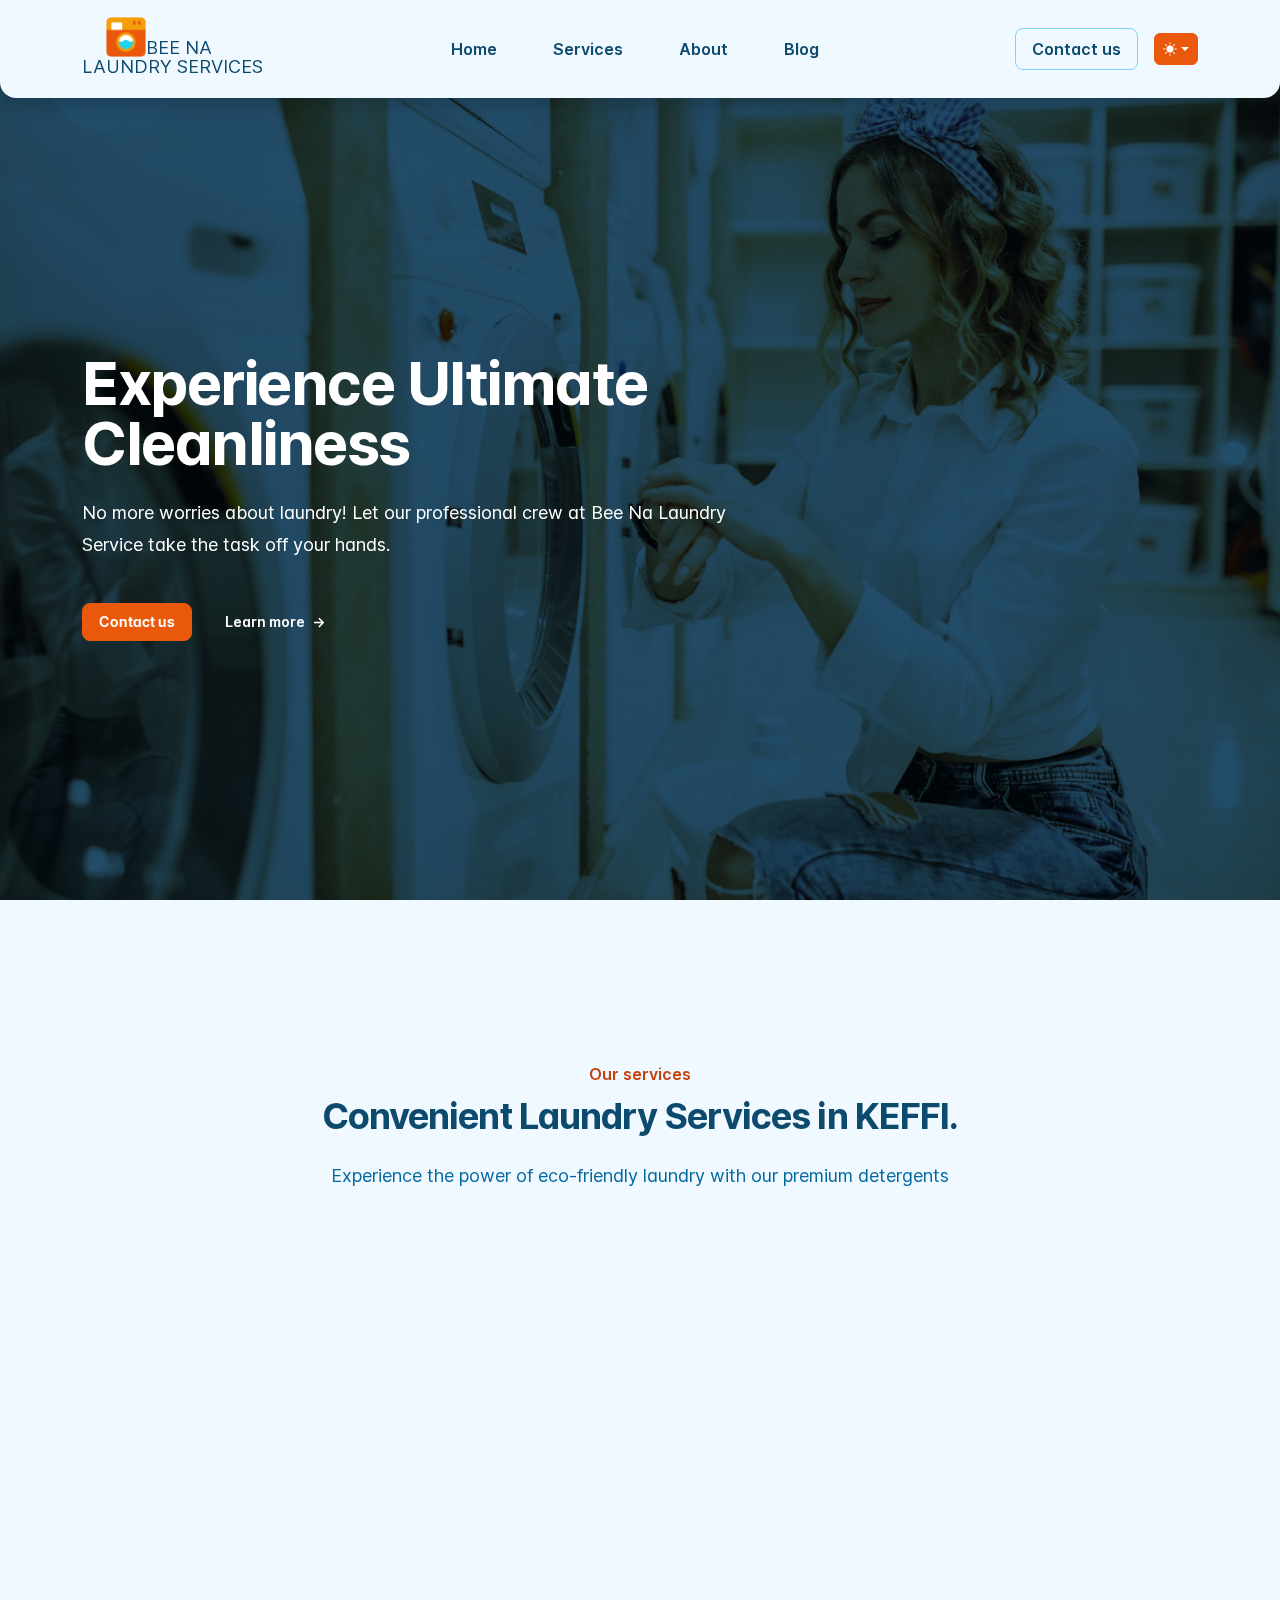
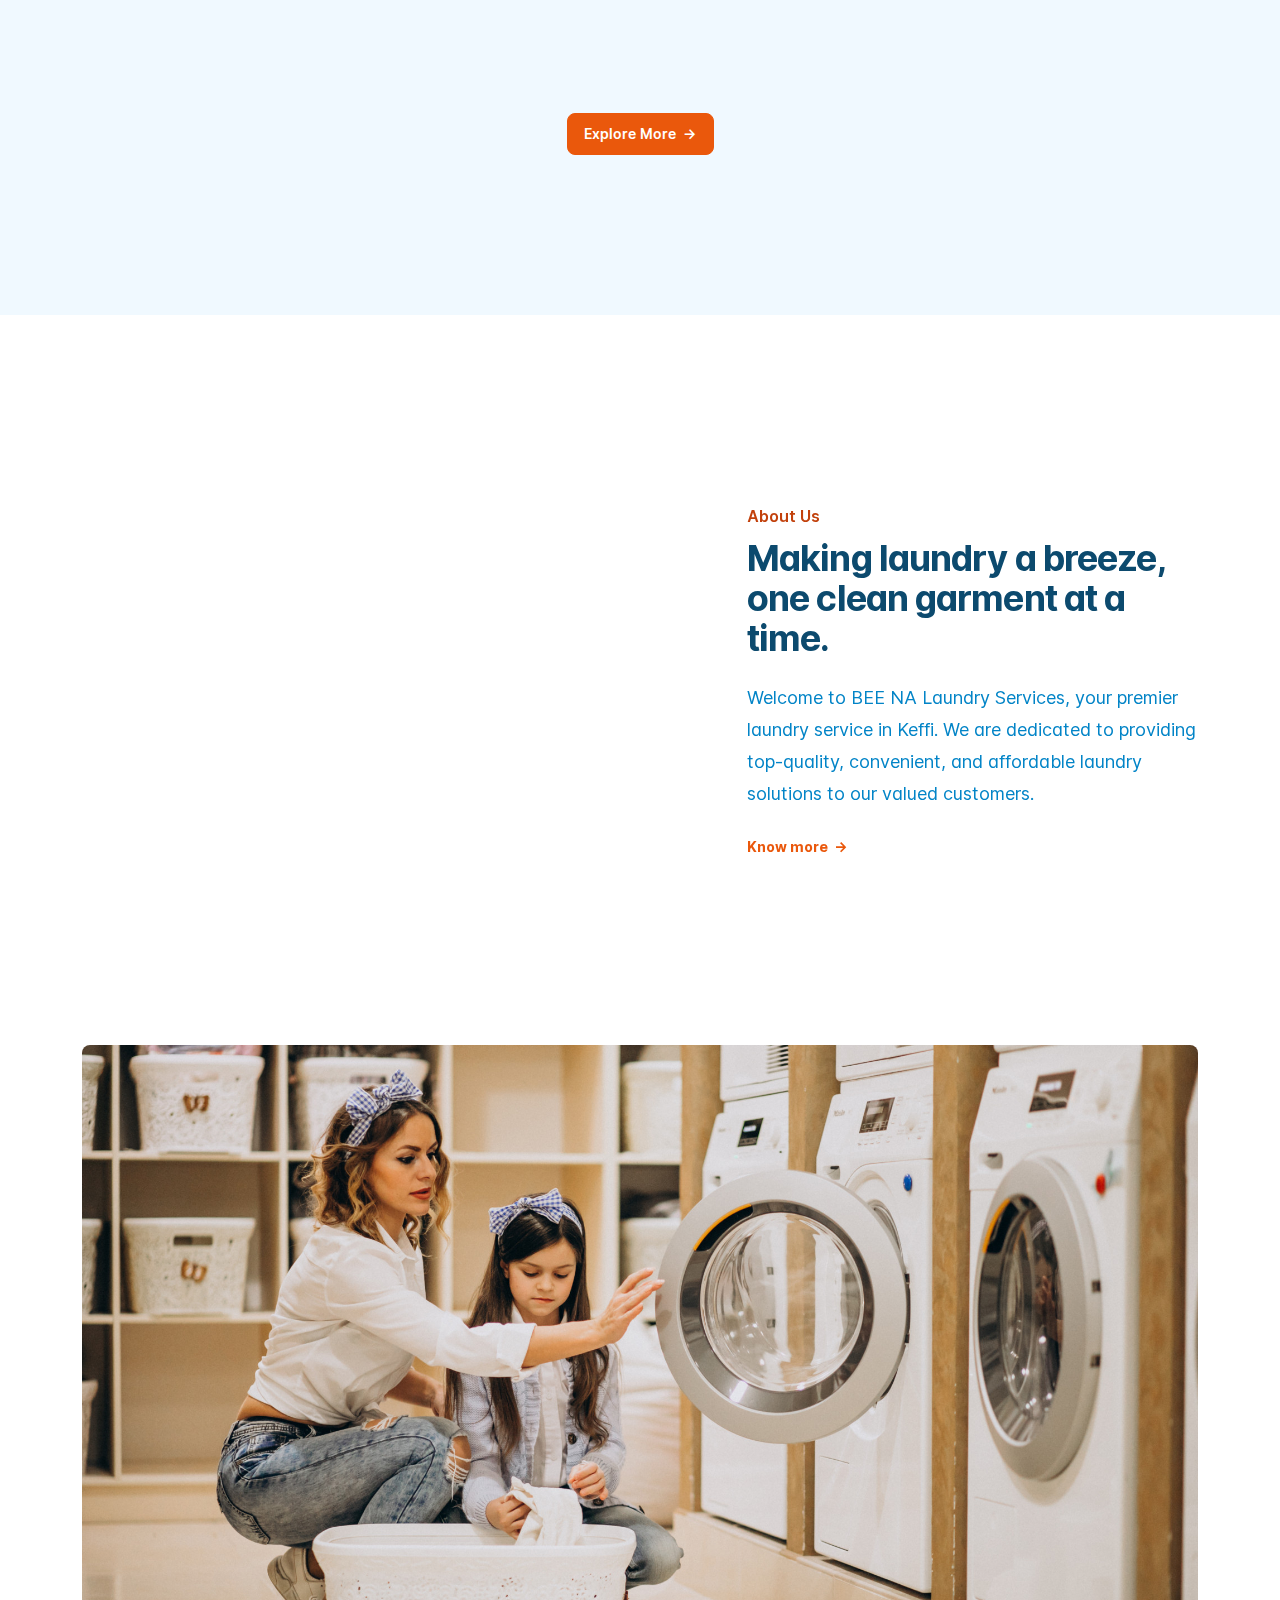
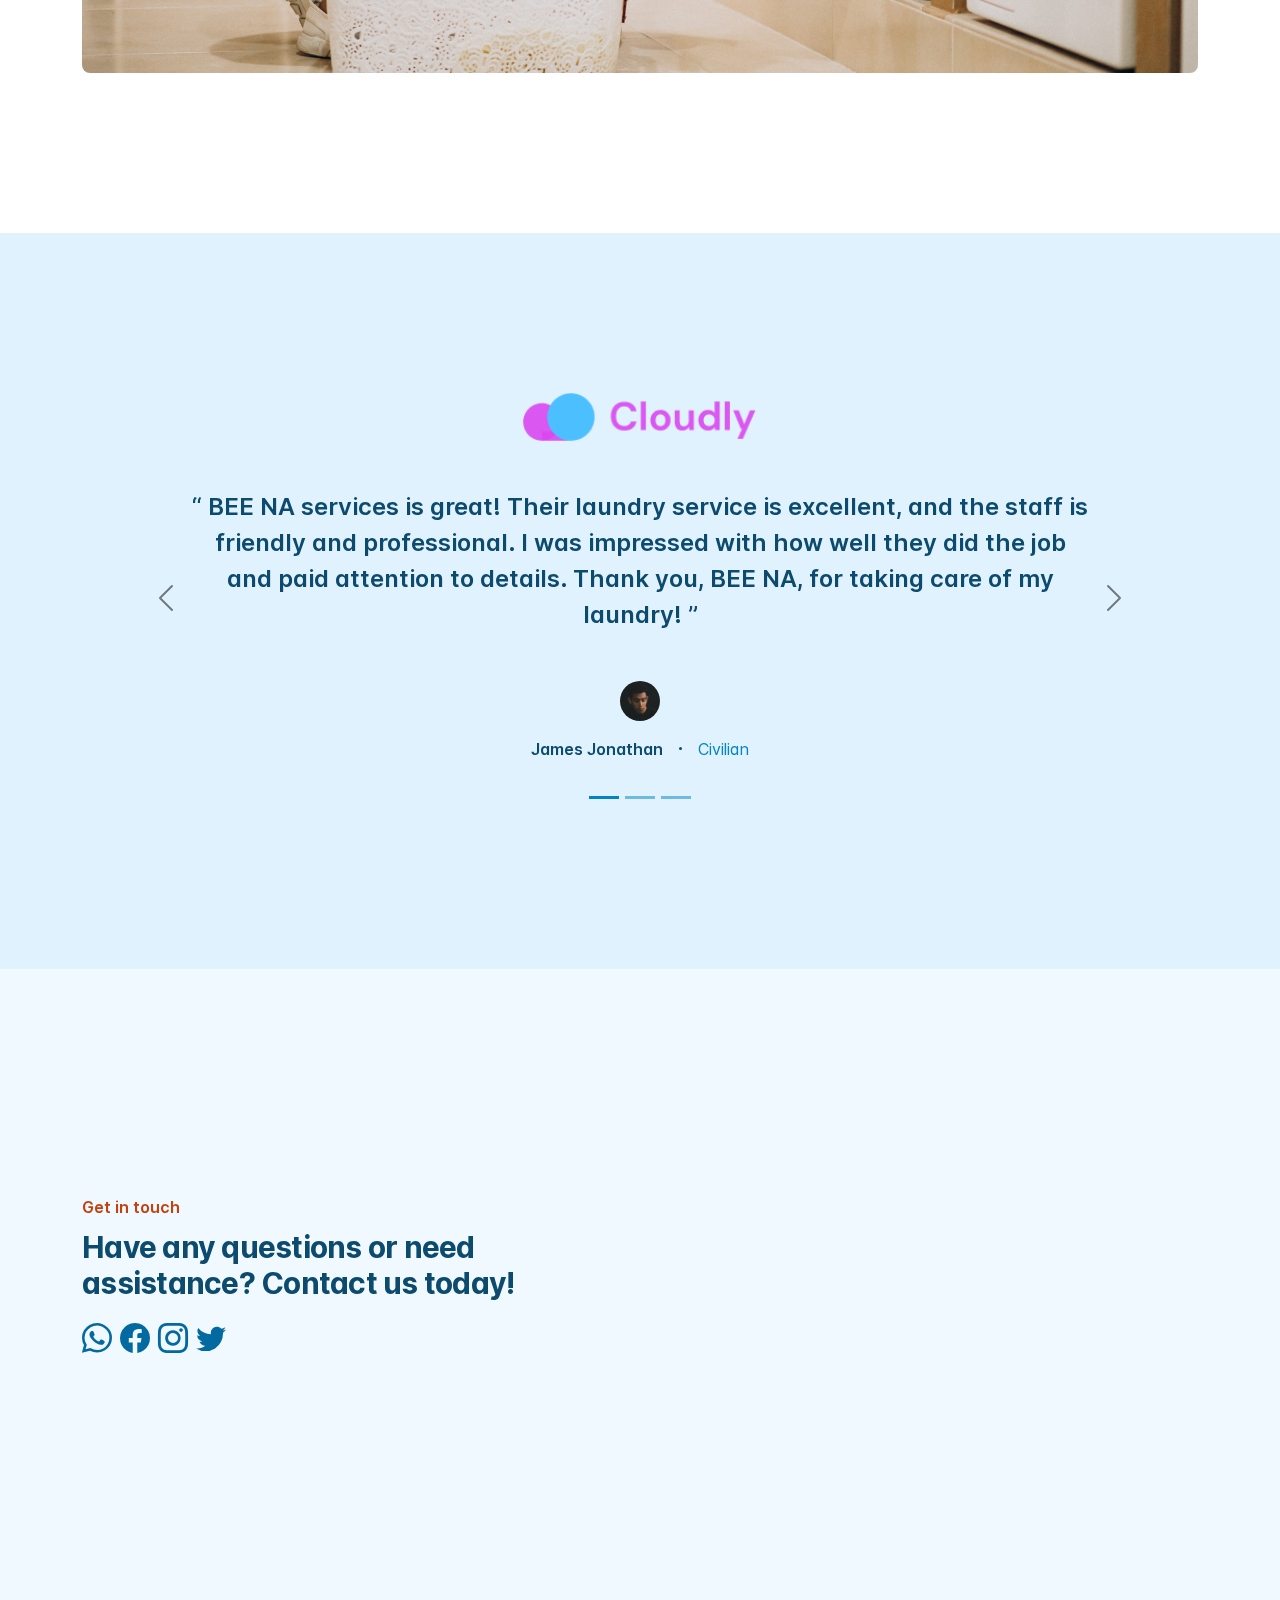
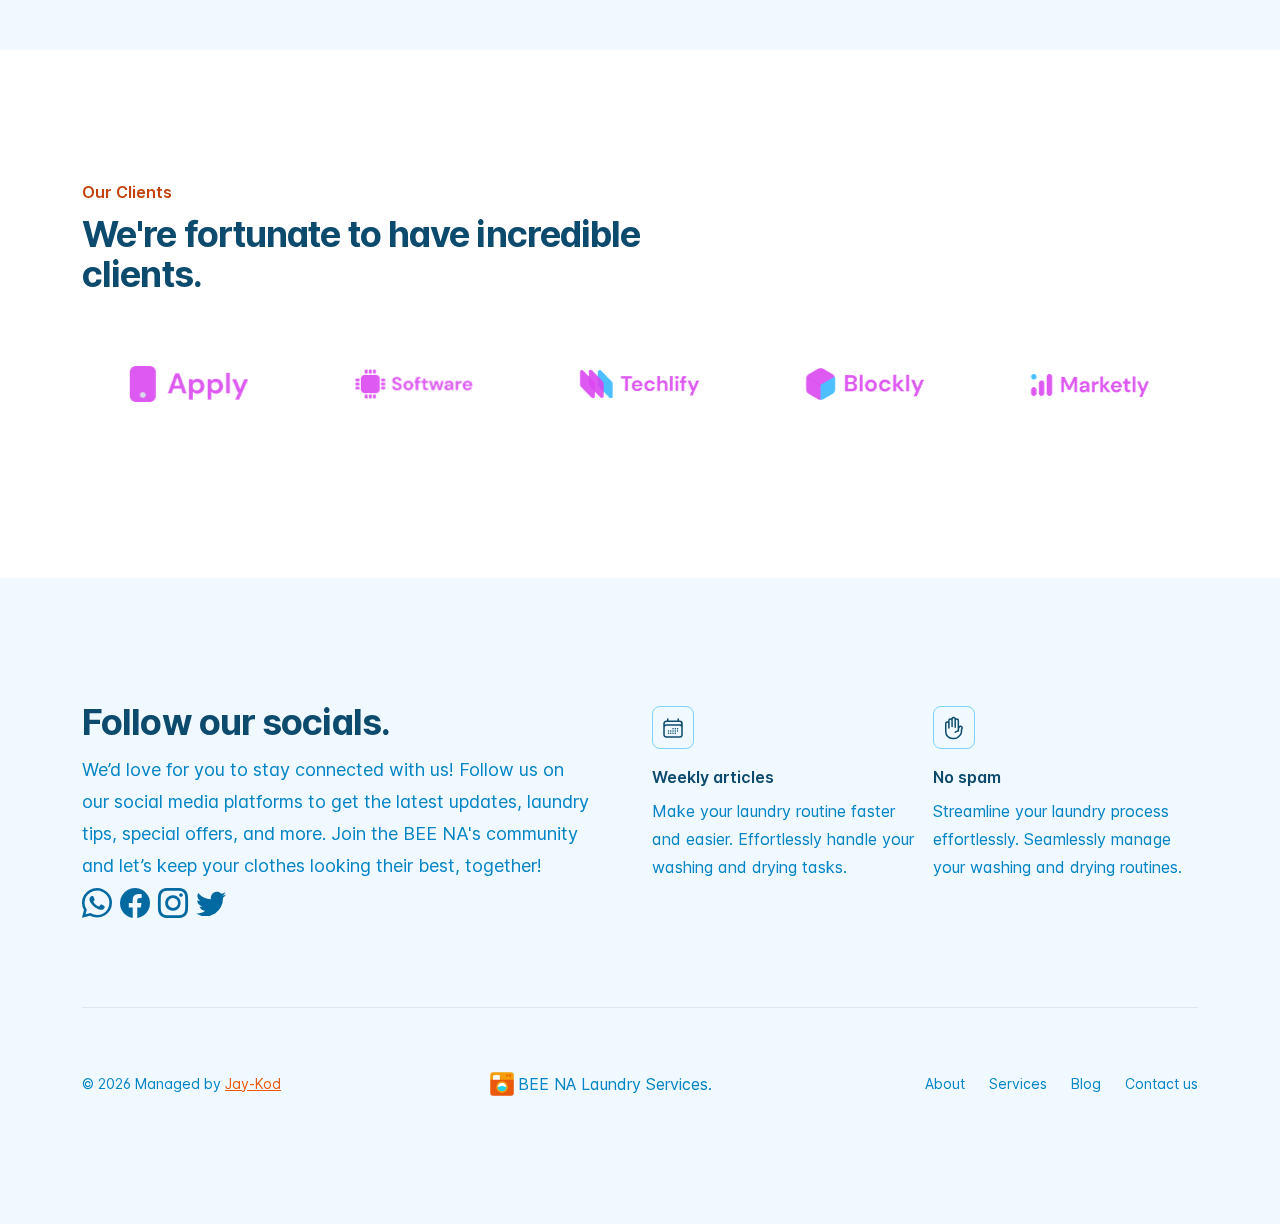
<file: index.html>
<!doctype html>
<html lang="en" dir="ltr" data-bs-theme="auto">
<head>

    <!-- Include JavaScript for color modes -->
    <script src="./assets/js/color-modes.js"></script>

    <meta charset="utf-8">
    <meta name="viewport" content="width=device-width, initial-scale=1">

    <!-- Update the 'content' attribute to reflect the actual content description -->
    <meta name="description" content=" BEE NA LAUNDRY SERVICES | Wewahs and Clean | Lets make it spakle... ">

    <!-- Modify the 'content' attribute to include appropriate keywords -->
    <meta name="keywords" content="your_keywords_goes_here">

    <meta name="author" content="tigmatemplate">
    <meta name="generator" content="Bootstrap">

    <!-- Change the text within the <title> tag to match the webpage's content -->
	<title> BEE NA LAUNDRY SERVICES | Wewahs and Clean | Lets make it spakle... </title>

    <!-- 
        Set the website's favicon and Apple touch icon using the files in the assets/logo folder. You can change these files to your own icons by replacing them with the same names and sizes.

        Be careful if you change the site.webmanifest file, as you need to update the src attribute of the icons array to match the new path of your icon files. Otherwise, your icons may not display correctly on some devices. 
    -->
	<link rel="apple-touch-icon" sizes="180x180" href="./assets/logo/apple-touch-icon.png">
	<link rel="icon" type="image/png" sizes="32x32" href="./assets/logo/favicon-32x32.png">
	<link rel="icon" type="image/png" sizes="16x16" href="./assets/logo/favicon-16x16.png">
	<link rel="icon" type="image/x-icon" href="./assets/logo/favicon.ico">
	<link rel="manifest" href="./assets/logo/site.webmanifest">

    <!-- Stylesheets -->
    <link rel="stylesheet" href="./assets/libraries/glide/css/glide.core.min.css">
    <link rel="stylesheet" href="./assets/libraries/aos/aos.css">
    <link rel="stylesheet" href="./assets/css/main.min.css">
    <link rel="stylesheet" href="./assets/css/style.css">
	<link href="https://cdn.jsdelivr.net/npm/bootstrap-icons/font/bootstrap-icons.css" rel="stylesheet">

    <!-- Open Graph Meta Tags for Social Sharing -->
    <!-- Update the 'title' and 'description' content below to enhance social sharing -->
    <meta property="og:title" content=" BEE NA LAUNDRY SERVICES | Wewahs and Clean | Lets make it spakle... ">
    <meta property="og:description" content=" BEE NA LAUNDRY SERVICES | Wewahs and Clean | Lets make it spakle... ">
    <!-- Update with actual absolute image URL like: https://example.com/main.jpg -->
    <meta property="og:image" content="your_absolute_image_url_goes_here">
    <!-- Update with the absolute URL of the content like: https://example.com/index.html -->
    <meta property="og:url" content="your_absolute_content_url_goes_here">
    <!-- Update with the type of object you’re sharing. (e.g., article, website, etc.) -->
    <meta property="og:type" content="website">
    <!-- Defines the content language -->
    <meta property="og:locale" content="en_US">

    
    <!-- X/Twitter Card Meta Tags for Social Sharing -->
    <meta name="twitter:card" content="summary_large_image">
    <!-- Update with your X/Twitter handle -->
    <meta name="twitter:site" content="@yourtwitterhandle"> 
    <!-- Update the 'title' and 'description' content below to enhance social sharing -->
    <meta name="twitter:title" content=" BEE NA LAUNDRY SERVICES | Wewahs and Clean | Lets make it spakle... "> 
    <meta name="twitter:description" content=" BEE NA LAUNDRY SERVICES | Wewahs and Clean | Lets make it spakle... ">
    <!-- Update with actual absolute image URL like: https://example.com/main.jpg -->
    <meta name="twitter:image" content="your_absolute_image_url_goes_here"> 
    
    <!-- 
        The following line specifies the canonical URL for this page.
        Replace your_canonical_url_goes_here with the actual canonical URL if needed like: https://example.com/index.html
        Or just remove it!!!!
    -->
    <link rel="canonical" href="your_canonical_url_goes_here">

</head>
<body>


    <!-- loader-wrapper -->
    <div class="loader-wrapper">
        <div class="spinner-border text-primary p-5" role="status">
            <span class="visually-hidden">Loading...</span>
        </div>
    </div>



	<!-- header top -->
	<header class="navigation position-absolute w-100 bg-body-tertiary shadow border-bottom border-light border-opacity-10 rounded-bottom-3 rounded-bottom-sm-4">
	    <nav class="navbar navbar-expand-xl" aria-label="Offcanvas navbar large">
	        <div class="container py-1">
	            <a href="./index.html" class="navbar-brand">
	                <div style="display: flex;flex-direction: column;">
						<div class="px-4" style="font-size: 0.9em; display: flex;">
							<img style="margin-bottom: 10px;" src="./assets/logo/logo.png" height="40" alt="logo">
							<span style="display: flex; margin-top: 17px;">BEE NA</span>
						</div>
						<div style="font-size: 0.9em; display: flex; margin-top: -14px;">LAUNDRY SERVICES</div>
					</div>
	            </a>

	            <div class="dropdown ms-3 order-last">
	                <svg xmlns="http://www.w3.org/2000/svg" class="d-none">
	                    <symbol id="check2" viewBox="0 0 16 16">
	                        <path d="M13.854 3.646a.5.5 0 0 1 0 .708l-7 7a.5.5 0 0 1-.708 0l-3.5-3.5a.5.5 0 1 1 .708-.708L6.5 10.293l6.646-6.647a.5.5 0 0 1 .708 0z"/>
	                    </symbol>
	                    <symbol id="circle-half" viewBox="0 0 16 16">
	                        <path d="M8 15A7 7 0 1 0 8 1v14zm0 1A8 8 0 1 1 8 0a8 8 0 0 1 0 16z"/>
	                    </symbol>
	                    <symbol id="moon-stars-fill" viewBox="0 0 16 16">
	                        <path d="M6 .278a.768.768 0 0 1 .08.858 7.208 7.208 0 0 0-.878 3.46c0 4.021 3.278 7.277 7.318 7.277.527 0 1.04-.055 1.533-.16a.787.787 0 0 1 .81.316.733.733 0 0 1-.031.893A8.349 8.349 0 0 1 8.344 16C3.734 16 0 12.286 0 7.71 0 4.266 2.114 1.312 5.124.06A.752.752 0 0 1 6 .278z"/>
	                        <path d="M10.794 3.148a.217.217 0 0 1 .412 0l.387 1.162c.173.518.579.924 1.097 1.097l1.162.387a.217.217 0 0 1 0 .412l-1.162.387a1.734 1.734 0 0 0-1.097 1.097l-.387 1.162a.217.217 0 0 1-.412 0l-.387-1.162A1.734 1.734 0 0 0 9.31 6.593l-1.162-.387a.217.217 0 0 1 0-.412l1.162-.387a1.734 1.734 0 0 0 1.097-1.097l.387-1.162zM13.863.099a.145.145 0 0 1 .274 0l.258.774c.115.346.386.617.732.732l.774.258a.145.145 0 0 1 0 .274l-.774.258a1.156 1.156 0 0 0-.732.732l-.258.774a.145.145 0 0 1-.274 0l-.258-.774a1.156 1.156 0 0 0-.732-.732l-.774-.258a.145.145 0 0 1 0-.274l.774-.258c.346-.115.617-.386.732-.732L13.863.1z"/>
	                    </symbol>
	                    <symbol id="sun-fill" viewBox="0 0 16 16">
	                        <path d="M8 12a4 4 0 1 0 0-8 4 4 0 0 0 0 8zM8 0a.5.5 0 0 1 .5.5v2a.5.5 0 0 1-1 0v-2A.5.5 0 0 1 8 0zm0 13a.5.5 0 0 1 .5.5v2a.5.5 0 0 1-1 0v-2A.5.5 0 0 1 8 13zm8-5a.5.5 0 0 1-.5.5h-2a.5.5 0 0 1 0-1h2a.5.5 0 0 1 .5.5zM3 8a.5.5 0 0 1-.5.5h-2a.5.5 0 0 1 0-1h2A.5.5 0 0 1 3 8zm10.657-5.657a.5.5 0 0 1 0 .707l-1.414 1.415a.5.5 0 1 1-.707-.708l1.414-1.414a.5.5 0 0 1 .707 0zm-9.193 9.193a.5.5 0 0 1 0 .707L3.05 13.657a.5.5 0 0 1-.707-.707l1.414-1.414a.5.5 0 0 1 .707 0zm9.193 2.121a.5.5 0 0 1-.707 0l-1.414-1.414a.5.5 0 0 1 .707-.707l1.414 1.414a.5.5 0 0 1 0 .707zM4.464 4.465a.5.5 0 0 1-.707 0L2.343 3.05a.5.5 0 1 1 .707-.707l1.414 1.414a.5.5 0 0 1 0 .708z"/>
	                    </symbol>
	                </svg>

	                <button class="btn btn-primary text-white btn-sm rounded dropdown-toggle d-flex align-items-center"
	                    id="bd-theme" type="button" aria-expanded="false" data-bs-toggle="dropdown"
	                    aria-label="Toggle theme (auto)">
	                    <svg fill="currentColor" class="bi my-1 theme-icon-active" width="1em" height="1em"><use href="#circle-half"></use></svg>
	                    <span class="visually-hidden" id="bd-theme-text">Toggle theme</span>
	                </button>

	                <ul class="p-1 dropdown-menu dropdown-menu-end dropdown-menu-hover end-0 rounded-3 shadow bg-body-tertiary"
	                    style="--bs-dropdown-min-width: 9rem;" aria-labelledby="bd-theme-text">

	                    <li style="color: var(--bs-tertiary-bg);">
	                        <svg xmlns="http://www.w3.org/2000/svg" width="20" height="20" fill="currentColor"
	                            class="mt-n1 d-inline-block position-absolute top-0 end-0 translate-middle" viewBox="0 0 16 16">
	                            <path class="carret-dropdown-path" d="m7.247 4.86-4.796 5.481c-.566.647-.106 1.659.753 1.659h9.592a1 1 0 0 0 .753-1.659l-4.796-5.48a1 1 0 0 0-1.506 0z"/>
	                        </svg>
	                    </li>

	                    <li>
	                        <button type="button" class="dropdown-item d-flex align-items-center rounded-1" data-bs-theme-value="light" aria-pressed="false">
	                            <svg fill="currentColor" class="bi me-2 theme-icon" width="1em" height="1em"><use href="#sun-fill"></use></svg>
	                            Light
	                            <svg fill="currentColor" class="bi ms-auto d-none active-check" width="1em" height="1em"><use href="#check2"></use></svg>
	                        </button>
	                    </li>

	                    <li>
	                        <button type="button" class="my-1 dropdown-item d-flex align-items-center rounded-1" data-bs-theme-value="dark" aria-pressed="false">
	                            <svg fill="currentColor" class="bi me-2 theme-icon" width="1em" height="1em"><use href="#moon-stars-fill"></use></svg>
	                            Dark
	                            <svg fill="currentColor" class="bi ms-auto d-none active-check" width="1em" height="1em"><use href="#check2"></use></svg>
	                        </button>
	                    </li>

	                    <li>
	                        <button type="button" class="dropdown-item d-flex align-items-center rounded-1 active" data-bs-theme-value="auto" aria-pressed="true">
	                            <svg fill="currentColor" class="bi me-2 theme-icon" width="1em" height="1em"><use href="#circle-half"></use></svg>
	                            Auto
	                            <svg fill="currentColor" class="bi ms-auto d-none active-check" width="1em" height="1em"><use href="#check2"></use></svg>
	                        </button>
	                    </li>
	                </ul>
	            </div>

	            <button class="navbar-toggler ms-auto" type="button" data-bs-toggle="offcanvas" data-bs-target="#offcanvasNavbar2" aria-controls="offcanvasNavbar2" aria-label="Toggle navigation">
	                <span class="navbar-toggler-icon"></span>
	            </button>

	            <div class="offcanvas offcanvas-end border-0 rounded-start-0 rounded-start-sm-4" tabindex="-1" id="offcanvasNavbar2" aria-labelledby="offcanvasNavbar2Label">
	                <div class="offcanvas-header" style="padding: 2rem 2rem 1.5rem 2rem;">
	                    <h5 class="offcanvas-title m-0" id="offcanvasNavbar2Label">
	                        <a class="navbar-brand" href="javascript:;">
	                            <img src="./assets/logo/logo.png" height="32" alt="logo">
	                        </a>
	                    </h5>
	                    <button type="button" class="btn-close text-body-emphasis" data-bs-dismiss="offcanvas" aria-label="Close"></button>
	                </div>

	                <div class="offcanvas-body">
	                    <ul class="navbar-nav align-items-xl-center flex-grow-1 column-gap-4 row-gap-4 row-gap-xl-2">
	                        <li class="nav-item ms-xl-auto">
	                            <a href="./index.html" class="px-3 text-body-emphasis bg-body-secondary-hover nav-link rounded-3 text-base leading-6 fw-semibold" aria-current="page">
	                                Home
	                            </a>
	                        </li>

	                        <li class="nav-item">
	                            <a href="./services.html" class="px-3 text-body-emphasis bg-body-secondary-hover nav-link rounded-3 text-base leading-6 fw-semibold">
	                                Services
	                            </a>
	                        </li>

	                        <li class="nav-item">
	                            <a href="./about.html" class="px-3 text-body-emphasis bg-body-secondary-hover nav-link rounded-3 text-base leading-6 fw-semibold">
	                                About
	                            </a>
	                        </li>

							<li class="nav-item">
	                            <a href="./blog.html" class="px-3 text-body-emphasis bg-body-secondary-hover nav-link rounded-3 text-base leading-6 fw-semibold">
	                                Blog 
	                            </a>
	                        </li>

	                        <li class="nav-item ms-xl-auto">
	                            <a href="./contact.html" class="px-3 text-body-emphasis bg-body-secondary-hover border nav-link rounded-3 text-base leading-6 fw-semibold text-center">
	                                Contact us
	                            </a>
	                        </li>
	                    </ul>
	                </div>
	            </div>
	        </div>
	    </nav>
	</header>



	<!-- header body -->
	<div class="overflow-hidden position-relative">
	   <img src="./assets/img/bg/bg1.1.jpg" class="position-absolute z-n1 top-0 h-100 w-100 object-fit-cover" alt="Meeting">

	   <div class="overlay position-absolute z-n1 top-0 h-100 w-100 bg-dark"
	        style="opacity: 0.85; mix-blend-mode: multiply; filter: contrast(1.15) brightness(0.85);">
	    </div>

	    <div class="container">
	        <div class="min-vh-100 row align-items-center">
	        	<div class="col-12 col-xl-8">
		            <div class="pt-9 pt-md-10 pt-xl-11 pb-7 pb-md-8 pb-xl-9 max-w-2xl mx-auto mx-xl-0">
		                <div class="mt-4 pt-2">
		                    <div class="text-center text-xl-start">
		                        <h1 class="m-0 text-white tracking-tight text-6xl fw-bold" data-aos-delay="0" data-aos="fade" data-aos-duration="3000">
		                            Experience Ultimate Cleanliness
		                        </h1>
		                        <p class="m-0 mt-4 text-white text-lg leading-8" data-aos-delay="100" data-aos="fade" data-aos-duration="3000">
		                            No more worries about laundry! Let our professional crew at Bee Na Laundry Service take the task off your hands.
		                        </p>
		                        <div class="mt-4 pt-3 d-flex align-items-center justify-content-center justify-content-xl-start column-gap-3">
		                            <a href="javascript:;" class="btn btn-lg btn-primary text-white text-sm fw-semibold" data-aos-delay="200" data-aos="fade" data-aos-duration="3000">
		                                Contact us
		                            </a>
		                            <a href="javascript:;" class="btn btn-lg text-white icon-link icon-link-hover bg-secondary-hover text-sm leading-6 fw-semibold" data-aos-delay="300" data-aos="fade" data-aos-duration="3000">
		                                Learn more 
		                                <span class="bi align-self-start left-to-right" aria-hidden="true">→</span>
		                            </a>
		                        </div>
		                    </div>
		                </div>
		            </div>
	            </div>
	        </div>
	    </div>
	</div> 




	<!-- services -->
	<div class="overflow-hidden py-7 py-sm-8 py-xl-9 bg-body-tertiary">
	    <div class="container">
	        <div>
	            <div class="mx-auto max-w-2xl text-center">
					<h2 class="m-0 text-primary-emphasis text-base leading-7 fw-semibold">
						Our services
					</h2>
	                <p class="m-0 mt-2 text-body-emphasis text-4xl tracking-tight fw-bold">
	                    Convenient Laundry Services in KEFFI.
	                </p>
	                <p class="m-0 mt-4 text-body text-lg leading-8">
	                    Experience the power of eco-friendly laundry with our premium detergents
	                </p>
	            </div>
	        </div>
	        <div>
	            <div class="row row-cols-1 row-cols-xl-3 gy-5 gx-xl-4 mt-1 justify-content-center justify-content-xl-between">
	                <div class="col pt-5 pt-xl-4">
	                    <div class="max-w-xl mx-auto mx-xl-0" data-aos-delay="0" data-aos="fade" data-aos-duration="1000">
                        	<div class="ratio" style="--bs-aspect-ratio: 66.66%;">
                                <img src="./assets/img/bg/bg2.jpg" class="object-fit-cover rounded-3" alt="Service image" loading="lazy">
                            </div>

                            <h3 class="m-0 mt-4 text-body-emphasis text-lg leading-6 fw-semibold">
                                Eco-Friendly Dry Cleaning
                            </h3>

                            <!-- Remove line-clamp-2 if you need more lines or add line-clamp-3 -->
                            <p class="m-0 mt-3 text-body-secondary line-clamp-2 text-sm leading-6">
                                Safely clean your delicate garments with our eco-friendly dry cleaning services, leaving them fresh and free from harsh chemicals.
                            </p>
	                    </div>
	                </div>
      				
      				<div class="col pt-5 pt-xl-4">
	                    <div class="max-w-xl mx-auto mx-xl-0" data-aos-delay="100" data-aos="fade" data-aos-duration="1000">
                        	<div class="ratio" style="--bs-aspect-ratio: 66.66%;">
                                <img src="./assets/img/bg/bg3.jpg" class="object-fit-cover rounded-3" alt="Service image" loading="lazy">
                            </div>

                            <h3 class="m-0 mt-4 text-body-emphasis text-lg leading-6 fw-semibold">
                                Wash & Fold Service
                            </h3>

                            <!-- Remove line-clamp-2 if you need more lines or add line-clamp-3 -->
                            <p class="m-0 mt-3 text-body-secondary line-clamp-2 text-sm leading-6">
                                Save time by letting us handle your laundry needs with our efficient wash & fold service, ensuring your clothes are clean and neatly folded.
                            </p>
	                    </div>
	                </div>

	                <div class="col pt-5 pt-xl-4">
	                    <div class="max-w-xl mx-auto mx-xl-0" data-aos-delay="200" data-aos="fade" data-aos-duration="1000">
                        	<div class="ratio" style="--bs-aspect-ratio: 66.66%;">
                                <img src="./assets/img/bg/bg4.jpg" class="object-fit-cover rounded-3" alt="Service image" loading="lazy">
                            </div>

                            <h3 class="m-0 mt-4 text-body-emphasis text-lg leading-6 fw-semibold">
                                Same-Day Pickup & Delivery
                            </h3>

                            <!-- Remove line-clamp-2 if you need more lines or add line-clamp-3 -->
                            <p class="m-0 mt-3 text-body-secondary line-clamp-2 text-sm leading-6">
                                Forget about waiting – our same-day pickup and delivery service ensures your laundry is promptly picked up, cleaned, and returned to you on time.
                            </p>
	                    </div>
	                </div>
	            </div>
	        </div>

	        <div class="text-center pt-7">
	            <a href="./services.html" class="btn btn-lg btn-primary text-white icon-link icon-link-hover text-sm leading-6 fw-semibold">
                    Explore More 
                    <span class="bi align-self-start left-to-right" aria-hidden="true">→</span>
                </a>
	        </div>
	    </div>      
	</div>	



	<!-- About Us -->
	<div class="overflow-hidden py-7 py-sm-8 py-xl-9">
		<div class="container">
			<div class="row gy-5 align-items-center justify-content-between">
				<div class="col-12 col-xl-5 order-last">
					<div class="mx-auto max-w-2xl">
						<h2 class="m-0 text-primary-emphasis text-base leading-7 fw-semibold">
							About Us
						</h2>
						<p class="m-0 mt-2 text-body-emphasis text-4xl tracking-tight fw-bold">
							Making laundry a breeze, one clean garment at a time.
						</p>
						<p class="m-0 mt-4 text-body-secondary text-lg leading-8">
							Welcome to BEE NA Laundry Services, your premier laundry service in Keffi. 
							We are dedicated to providing top-quality, convenient, and affordable laundry solutions to our valued customers.
						</p>
						<div class="mt-4">
							<a href="./about.html" class="icon-link icon-link-hover text-decoration-none text-sm leading-6 fw-bold">
			                    Know more 
			                    <span class="bi align-self-start left-to-right" aria-hidden="true">→</span>
			                </a>
						</div>
					</div>
				</div>

				<div class="col-12 col-xl-6">
					<div class="mx-auto max-w-2xl">
                        <div class="ratio ratio-4x3" data-aos-delay="0" data-aos="fade" data-aos-duration="3000">
                            <img src="./assets/img/bg/bg5.jpg" class="object-fit-cover rounded-3" alt="about us" loading="lazy">
                        </div>
					</div>
				</div>
			</div>

			<!-- big image -->
		    <div class="ratio ratio-16x9 mt-7 mt-sm-8 mt-xl-9">
                <img src="./assets/img/bg/bg6.jpg" class="object-fit-cover rounded-3" alt="presentation" loading="lazy">
            </div>
		</div>
	</div>



    <!-- Testimonials -->
    <div class="overflow-hidden py-7 py-sm-8 py-xl-9 bg-body-secondary">
        <div class="container">
            <div id="carouselExampleIndicators" class="carousel slide pb-5">
                <div class="carousel-indicators mb-0">
                    <button type="button" data-bs-target="#carouselExampleIndicators" data-bs-slide-to="0" class="active" aria-current="true" aria-label="Slide 1"></button>
                    <button type="button" data-bs-target="#carouselExampleIndicators" data-bs-slide-to="1" aria-label="Slide 2"></button>
                    <button type="button" data-bs-target="#carouselExampleIndicators" data-bs-slide-to="2" aria-label="Slide 3"></button>
                </div>
                <div class="carousel-inner">
                    <div class="carousel-item active">
                        <div class="mx-auto max-w-4xl text-center">
                            <img class="mx-auto" src="./assets/img/clients/logo1.png" height="48" alt="Client Company" loading="lazy">
                            <figure class="m-0 mt-5">
                                <blockquote class="text-center fw-semibold text-body-emphasis text-2xl leading-9">
                                    <p class="m-0">
                                        “ BEE NA services is great! Their laundry service is excellent, and the staff is 
										friendly and professional. I was impressed with how well they did the job and paid attention to details. 
										Thank you, BEE NA, for taking care of my laundry! ”
                                    </p>
                                </blockquote>

                                <figcaption class="m-0 mt-5">
                                    <img class="mx-auto rounded-circle" width="40" height="40" src="./assets/img/small-team/st1.jpg" alt="Clinet Name" loading="lazy">
                                    <div class="mt-3 d-flex align-items-center justify-content-center text-base">
                                        <div class="fw-semibold text-body-emphasis">James Jonathan</div>
                                        <svg viewBox="0 0 2 2" width="3" height="3" aria-hidden="true" class="mx-3 text-body-emphasis" fill="currentColor">
                                            <circle cx="1" cy="1" r="1" />
                                        </svg>
                                        <div class="text-body-secondary">Civilian</div>
                                    </div>
                                </figcaption>
                            </figure>
                        </div>
                    </div>

                    <div class="carousel-item">
                        <div class="mx-auto max-w-4xl text-center">
                            <img class="mx-auto" src="./assets/img/clients/logo2.png" height="48" alt="Client Company" loading="lazy">
                            <figure class="m-0 mt-5">
                                <blockquote class="text-center fw-semibold text-body-emphasis text-2xl leading-9">
                                    <p class="m-0">
                                        “ BEE NA's service is amazing! They did a fantastic job with my laundry, and the staff were 
										super friendly and professional. I was really impressed with their work and how they paid attention 
										to every little detail. Thanks a lot, BEE NA, for making my laundry chores so much easier! ”
                                    </p>
                                </blockquote>

                                <figcaption class="m-0 mt-5">
                                    <img class="mx-auto rounded-circle" width="40" height="40" src="./assets/img/small-team/st2.jpg" alt="Client name" loading="lazy">
                                    <div class="mt-3 d-flex align-items-center justify-content-center text-base">
                                        <div class="fw-semibold text-body-emphasis">Julius Kuje</div>
                                        <svg viewBox="0 0 2 2" width="3" height="3" aria-hidden="true" class="mx-3 text-body-emphasis" fill="currentColor">
                                            <circle cx="1" cy="1" r="1" />
                                        </svg>
                                        <div class="text-body-secondary">CEO of Alvary Hotel</div>
                                    </div>
                                </figcaption>
                            </figure>
                        </div>
                    </div>

                    <div class="carousel-item">
                        <div class="mx-auto max-w-4xl text-center">
                            <img class="mx-auto" src="./assets/img/clients/logo3.png" height="48" alt="Client Company" loading="lazy">
                            <figure class="m-0 mt-5">
                                <blockquote class="text-center fw-semibold text-body-emphasis text-2xl leading-9">
                                    <p class="m-0">
                                        “ BEE NA is truly remarkable! Their laundry service is reliable, efficient, and the staff is incredibly 
										friendly and professional. The attention to detail in their work is exceptional, and everything comes back 
										looking perfect. I’m thoroughly impressed and would recommend them without hesitation! ”
                                    </p>
                                </blockquote>

                                <figcaption class="m-0 mt-5">
                                    <img class="mx-auto rounded-circle" width="40" height="40" src="./assets/img/small-team/st3.jpg" alt="Client name" loading="lazy">
                                    <div class="mt-3 d-flex align-items-center justify-content-center text-base">
                                        <div class="fw-semibold text-body-emphasis">Suleiman Usman</div>
                                        <svg viewBox="0 0 2 2" width="3" height="3" aria-hidden="true" class="mx-3 text-body-emphasis" fill="currentColor">
                                            <circle cx="1" cy="1" r="1" />
                                        </svg>
                                        <div class="text-body-secondary">NSUK Student</div>
                                    </div>
                                </figcaption>
                            </figure>
                        </div>
                    </div>
                </div>
                <button class="carousel-control-prev d-none d-xl-inline" type="button" data-bs-target="#carouselExampleIndicators" data-bs-slide="prev">
                    <span class="carousel-control-prev-icon rtl-flip" aria-hidden="true"></span>
                    <span class="visually-hidden">Previous</span>
                </button>
                <button class="carousel-control-next d-none d-xl-inline" type="button" data-bs-target="#carouselExampleIndicators" data-bs-slide="next">
                    <span class="carousel-control-next-icon rtl-flip" aria-hidden="true"></span>
                    <span class="visually-hidden">Next</span>
                </button>
            </div>
        </div>
    </div>


	    <!-- Contact us -->
		<div id="contact-us" class="overflow-hidden py-3 py-sm-8 py-xl-9 bg-body-tertiary">
			<div class="container">
				<div class="row gy-5 gx-sm-5">
					<div class="col-12 col-xl-5 pt-6 pb-8">
						<div class="mx-auto max-w-2xl">
							<h2 class="m-0 text-primary-emphasis text-base leading-7 fw-semibold">
								Get in touch
							</h2>
							<p class="m-0 mt-2 text-body-emphasis text-3xl tracking-tight fw-bold">
								Have any questions or need assistance? Contact us today!
							</p>
						</div>
	
						<div class="mx-auto max-w-2xl mt-3">
							<i class="bi bi-whatsapp" 
								style="font-size: 30px; transition: color 0.3s ease;" 
								onmouseover="this.style.color='#ea580c'" 
								onmouseout="this.style.color='#7dd3fc'">
							</i>
	
							<i class="bi bi-facebook" 
								style="font-size: 30px; transition: color 0.3s ease;" 
								onmouseover="this.style.color='#ea580c'" 
								onmouseout="this.style.color='#7dd3fc'">
							</i>
	
							<i class="bi bi-instagram" 
								style="font-size: 30px; transition: color 0.3s ease;" 
								onmouseover="this.style.color='#ea580c'" 
								onmouseout="this.style.color='#7dd3fc'">
							</i>
	
							<i class="bi bi-twitter" 
								style="font-size: 30px; transition: color 0.3s ease;" 
								onmouseover="this.style.color='#ea580c'" 
								onmouseout="this.style.color='#7dd3fc'">
							</i>
						</div>
					</div>
	
					<div class="d-none d-xl-block col-12 col-xl-7" data-aos-delay="0" data-aos="fade" data-aos-duration="3000">
						<div class="h-100 position-relative ms-xxl-5">
							<div class="position-absolute top-0 end-0 bottom-0 start-0 z-n1 rounded-5">
								<img src="./assets/img/bg/bg7.jpg" class="w-100 h-100 rounded-3 object-fit-cover" loading="lazy" alt="Image description">
							</div>
						</div>
					</div>
				</div>
			</div>
		</div>


	<!-- Client -->
	<div class="overflow-hidden py-6 py-sm-7 py-xl-8">
		<div class="container">
			<div class="max-w-2xl">
				<h2 class="m-0 text-primary-emphasis text-base leading-7 fw-semibold">
					Our Clients
				</h2>
				<div class="m-0 mt-2 text-body-emphasis text-4xl tracking-tight fw-bold">
					We're fortunate to have incredible clients.
				</div>
			</div>

			<div class="mt-4">
				<div class="glide glideHighLinear">
					<div class="glide__track" data-glide-el="track">
						<ul class="glide__slides align-items-center">
							<li class="glide__slide">
								<div class="p-5">
									<img src="./assets/img/clients/logo1.png" class="img-fluid" alt="clients">
								</div>
							</li>
							<li class="glide__slide">
								<div class="p-5">
									<img src="./assets/img/clients/logo2.png" class="img-fluid" alt="clients">
								</div>
							</li>
							<li class="glide__slide">
								<div class="p-5">
									<img src="./assets/img/clients/logo3.png" class="img-fluid" alt="clients">
								</div>
							</li>
							<li class="glide__slide">
								<div class="p-5">
									<img src="./assets/img/clients/logo4.png" class="img-fluid" alt="clients">
								</div>
							</li>
							<li class="glide__slide">
								<div class="p-5">
									<img src="./assets/img/clients/logo5.png" class="img-fluid" alt="clients">
								</div>
							</li>
							<li class="glide__slide">
								<div class="p-5">
									<img src="./assets/img/clients/logo6.png" class="img-fluid" alt="clients">
								</div>
							</li>
							<li class="glide__slide">
								<div class="p-5">
									<img src="./assets/img/clients/logo7.png" class="img-fluid" alt="clients">
								</div>
							</li>
							<li class="glide__slide">
								<div class="p-5">
									<img src="./assets/img/clients/logo8.png" class="img-fluid" alt="clients">
								</div>
							</li>
							<li class="glide__slide">
								<div class="p-5">
									<img src="./assets/img/clients/logo9.png" class="img-fluid" alt="clients">
								</div>
							</li>		
						</ul>
					</div>
				</div>
			</div>
		</div>
	</div>







	<footer class=" py-6 py-sm-7 py-xl-8 bg-body-tertiary">
	    <div class="container">
	        <div class="row gy-5">
	            <div class="col-12 col-xl-6">
	                <div class="pb-3 max-w-lg position-relative">
	                    <form method="post" target="_blank" novalidate class="mc-embedded-subscribe-form">

	                        <h2 class="text-body-emphasis leading-8 text-4xl tracking-tight fw-bold">
	                            Follow our socials.
	                        </h2>
	                        <p class="m-0 mt-3 text-body-secondary text-lg leading-8">
	                            We’d love for you to stay connected with us! Follow us on our social media platforms to get 
								the latest updates, laundry tips, special offers, and more. Join the BEE NA's community and let’s 
								keep your clothes looking their best, together!
	                        </p>

							<div clas="container">
								<i class="bi bi-whatsapp" 
									style="font-size: 30px; transition: color 0.3s ease;" 
									onmouseover="this.style.color='#ea580c'" 
									onmouseout="this.style.color='#7dd3fc'">
								</i>

								<i class="bi bi-facebook" 
									style="font-size: 30px; transition: color 0.3s ease;" 
									onmouseover="this.style.color='#ea580c'" 
									onmouseout="this.style.color='#7dd3fc'">
								</i>

								<i class="bi bi-instagram" 
									style="font-size: 30px; transition: color 0.3s ease;" 
									onmouseover="this.style.color='#ea580c'" 
									onmouseout="this.style.color='#7dd3fc'">
								</i>

								<i class="bi bi-twitter" 
									style="font-size: 30px; transition: color 0.3s ease;" 
									onmouseover="this.style.color='#ea580c'" 
									onmouseout="this.style.color='#7dd3fc'">
								</i>
							</div>

	                    </form>
	                </div>
	            </div>

	            <div class="col-12 col-xl-6">
	                <div class="row row-cols-1 row-cols-sm-2 gx-3 gy-5">
	                    <div class="d-flex flex-column align-items-start">
	                        <div class="p-2 bg-body-tertiary rounded-3 border">
	                            <svg class="text-body-emphasis" width="24" height="24" fill="none" viewBox="0 0 24 24" stroke-width="1.5" stroke="currentColor" aria-hidden="true">
	                                <path stroke-linecap="round" stroke-linejoin="round" d="M6.75 3v2.25M17.25 3v2.25M3 18.75V7.5a2.25 2.25 0 012.25-2.25h13.5A2.25 2.25 0 0121 7.5v11.25m-18 0A2.25 2.25 0 005.25 21h13.5A2.25 2.25 0 0021 18.75m-18 0v-7.5A2.25 2.25 0 015.25 9h13.5A2.25 2.25 0 0121 11.25v7.5m-9-6h.008v.008H12v-.008zM12 15h.008v.008H12V15zm0 2.25h.008v.008H12v-.008zM9.75 15h.008v.008H9.75V15zm0 2.25h.008v.008H9.75v-.008zM7.5 15h.008v.008H7.5V15zm0 2.25h.008v.008H7.5v-.008zm6.75-4.5h.008v.008h-.008v-.008zm0 2.25h.008v.008h-.008V15zm0 2.25h.008v.008h-.008v-.008zm2.25-4.5h.008v.008H16.5v-.008zm0 2.25h.008v.008H16.5V15z" />
	                            </svg>
	                        </div>
	                        <div class="m-0 mt-3 text-body-emphasis fw-semibold">
	                            Weekly articles
	                        </div>
	                        <div class="m-0 mt-2 text-body-secondary leading-7">
	                            Make your laundry routine faster and easier. 
								Effortlessly handle your washing and drying tasks.
	                        </div>
	                    </div>

	                    <div class="d-flex flex-column align-items-start">
	                        <div class="p-2 bg-body-tertiary rounded-3 border">
	                            <svg class="text-body-emphasis" width="24" height="24" fill="none" viewBox="0 0 24 24" stroke-width="1.5" stroke="currentColor" aria-hidden="true">
	                                <path stroke-linecap="round" stroke-linejoin="round" d="M10.05 4.575a1.575 1.575 0 10-3.15 0v3m3.15-3v-1.5a1.575 1.575 0 013.15 0v1.5m-3.15 0l.075 5.925m3.075.75V4.575m0 0a1.575 1.575 0 013.15 0V15M6.9 7.575a1.575 1.575 0 10-3.15 0v8.175a6.75 6.75 0 006.75 6.75h2.018a5.25 5.25 0 003.712-1.538l1.732-1.732a5.25 5.25 0 001.538-3.712l.003-2.024a.668.668 0 01.198-.471 1.575 1.575 0 10-2.228-2.228 3.818 3.818 0 00-1.12 2.687M6.9 7.575V12m6.27 4.318A4.49 4.49 0 0116.35 15m.002 0h-.002" />
	                            </svg>
	                        </div>
	                        <div class="m-0 mt-3 text-body-emphasis fw-semibold">
	                            No spam
	                        </div>
	                        <div class="m-0 mt-2 text-body-secondary leading-7">
	                            Streamline your laundry process effortlessly. 
								Seamlessly manage your washing and drying routines.
	                        </div>
	                    </div>
	                </div>
	            </div>
	        </div>
	    </div>

	    

	    <div class="container">
	    	<hr class="my-6 text-body-emphasis opacity-10">

	        <div class="d-flex flex-column flex-xl-row gap-5 justify-content-between align-items-xl-center">
	            <div class="order-first order-xl-last">
	                <ul class="nav row gy-4 gx-sm-4 row-cols-2 row-cols-sm-auto">
	                    <li class="nav-item">
	                        <a href="./about.html" class="p-0 text-body-secondary nav-link leading-6 text-sm"> About </a>
	                    </li>
	                    <li class="nav-item">
	                        <a href="./services.html" class="p-0 text-body-secondary nav-link leading-6 text-sm"> Services </a>
	                    </li>
	                    <li class="nav-item">
	                        <a href="./blog.html" class="p-0 text-body-secondary nav-link leading-6 text-sm"> Blog </a>
	                    </li>
	                    <li class="nav-item">
	                        <a href="./contact.html" class="p-0 text-body-secondary nav-link leading-6 text-sm"> Contact us </a>
	                    </li>
	                </ul>
	            </div>

	            <div class="">
	                <a href="./index.html" class="link-body-emphasis d-flex align-items-center text-decoration-none">
	                    <img src="./assets/logo/logo.png" height="24" alt="logo" loading="lazy">
						<span class="px-1 text-body-secondary">BEE NA Laundry Services.</span> 
	                </a>
	            </div>

	            <div class="order-last order-xl-first">
	                <p class="mb-0 text-body-secondary leading-6 text-sm">
	                    © 
	                    <span class="current-year"></span> 
	                    Managed by <a href="#">Jay-Kod</a>
	                </p>
	            </div>
	        </div>
	    </div>  
	</footer>



	<!-- Back to top button -->
	<button type="button" class="btn btn-primary btn-back-to-top rounded-circle justify-content-center align-items-center p-2 text-white">
		<svg xmlns="http://www.w3.org/2000/svg" width="20" height="20" fill="currentColor" class="bi bi-caret-up-fill" viewBox="0 0 16 16"> <path d="m7.247 4.86-4.796 5.481c-.566.647-.106 1.659.753 1.659h9.592a1 1 0 0 0 .753-1.659l-4.796-5.48a1 1 0 0 0-1.506 0z"/> </svg>
	</button>



	<!-- Bootstrap JavaScript: Bundle with Popper -->
	<script src="./assets/libraries/bootstrap/js/bootstrap.bundle.min.js"></script>
	<script src="./assets/libraries/glide/glide.min.js"></script>
	<script src="./assets/libraries/aos/aos.js"></script>
	<script src="./assets/js/scripts.js"></script>
    <script src="./assets/php/contact/script.js"></script>



</body>
</html>
</file>
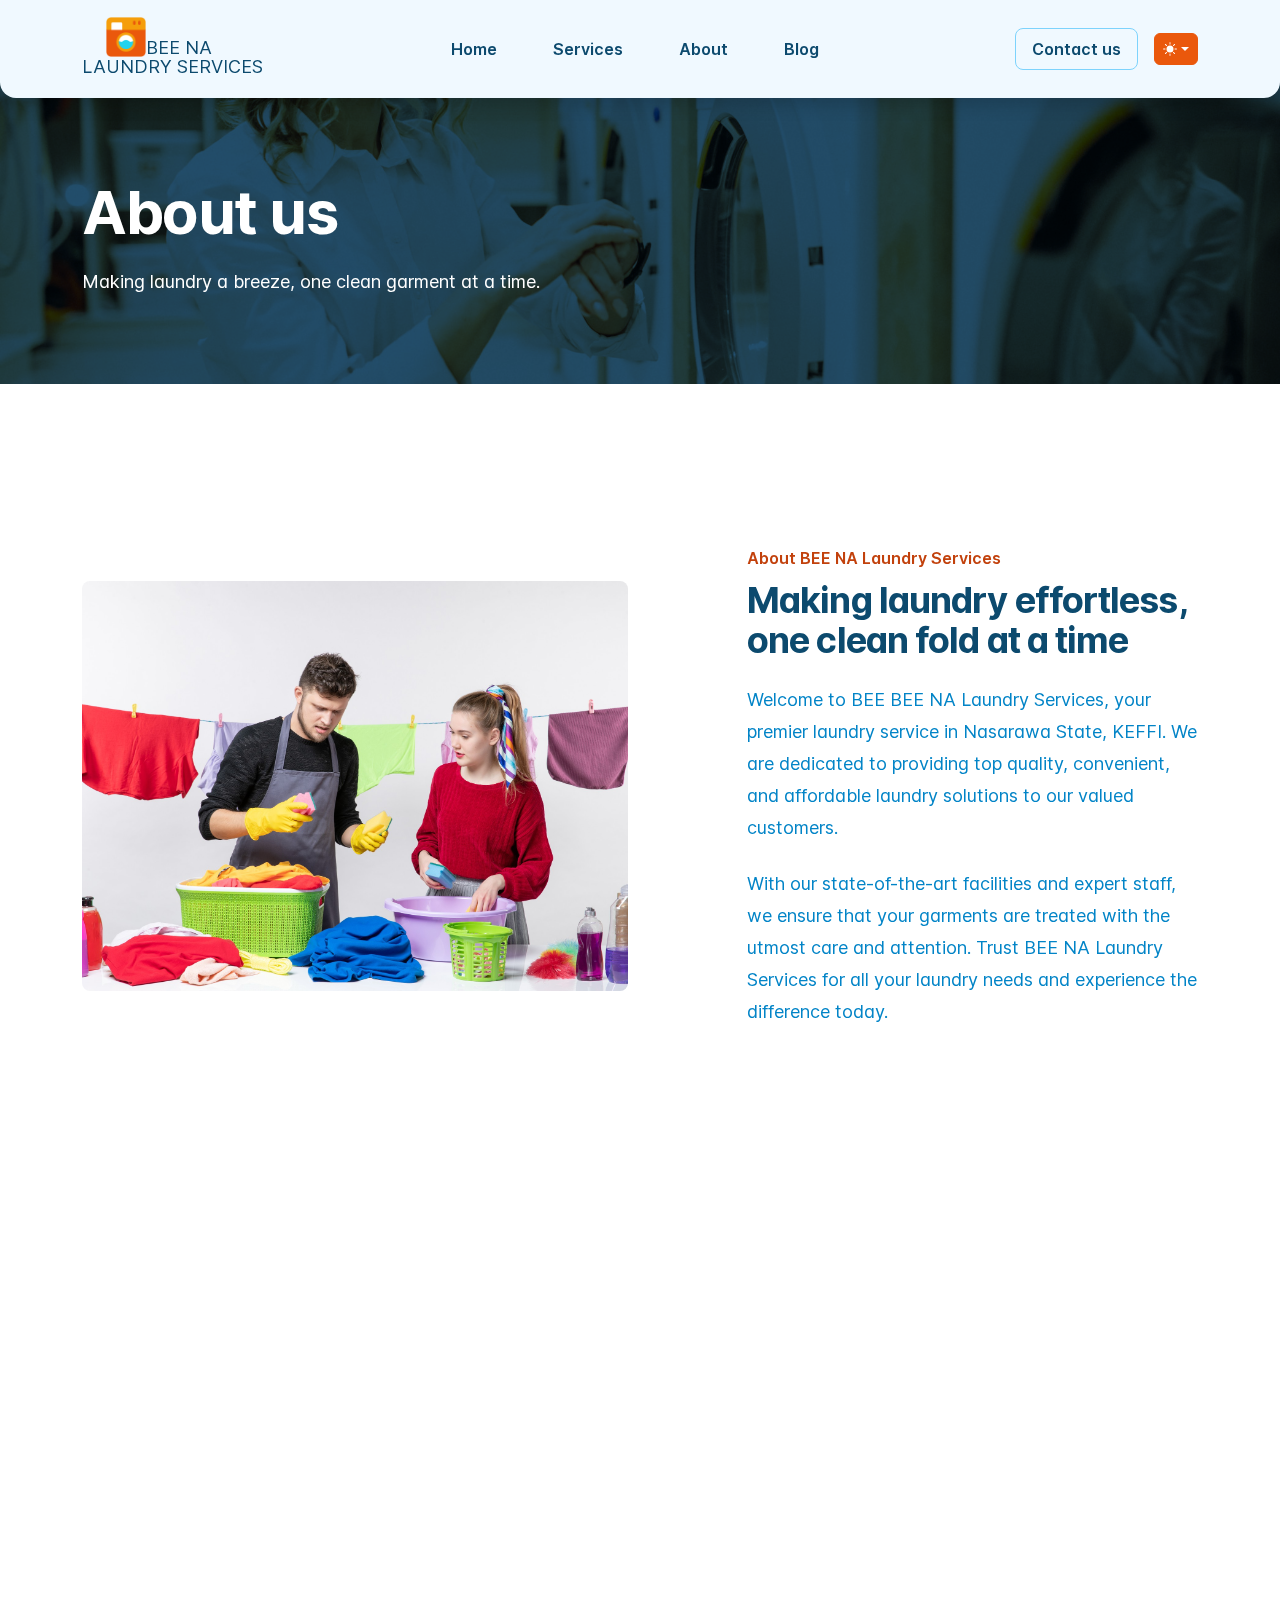
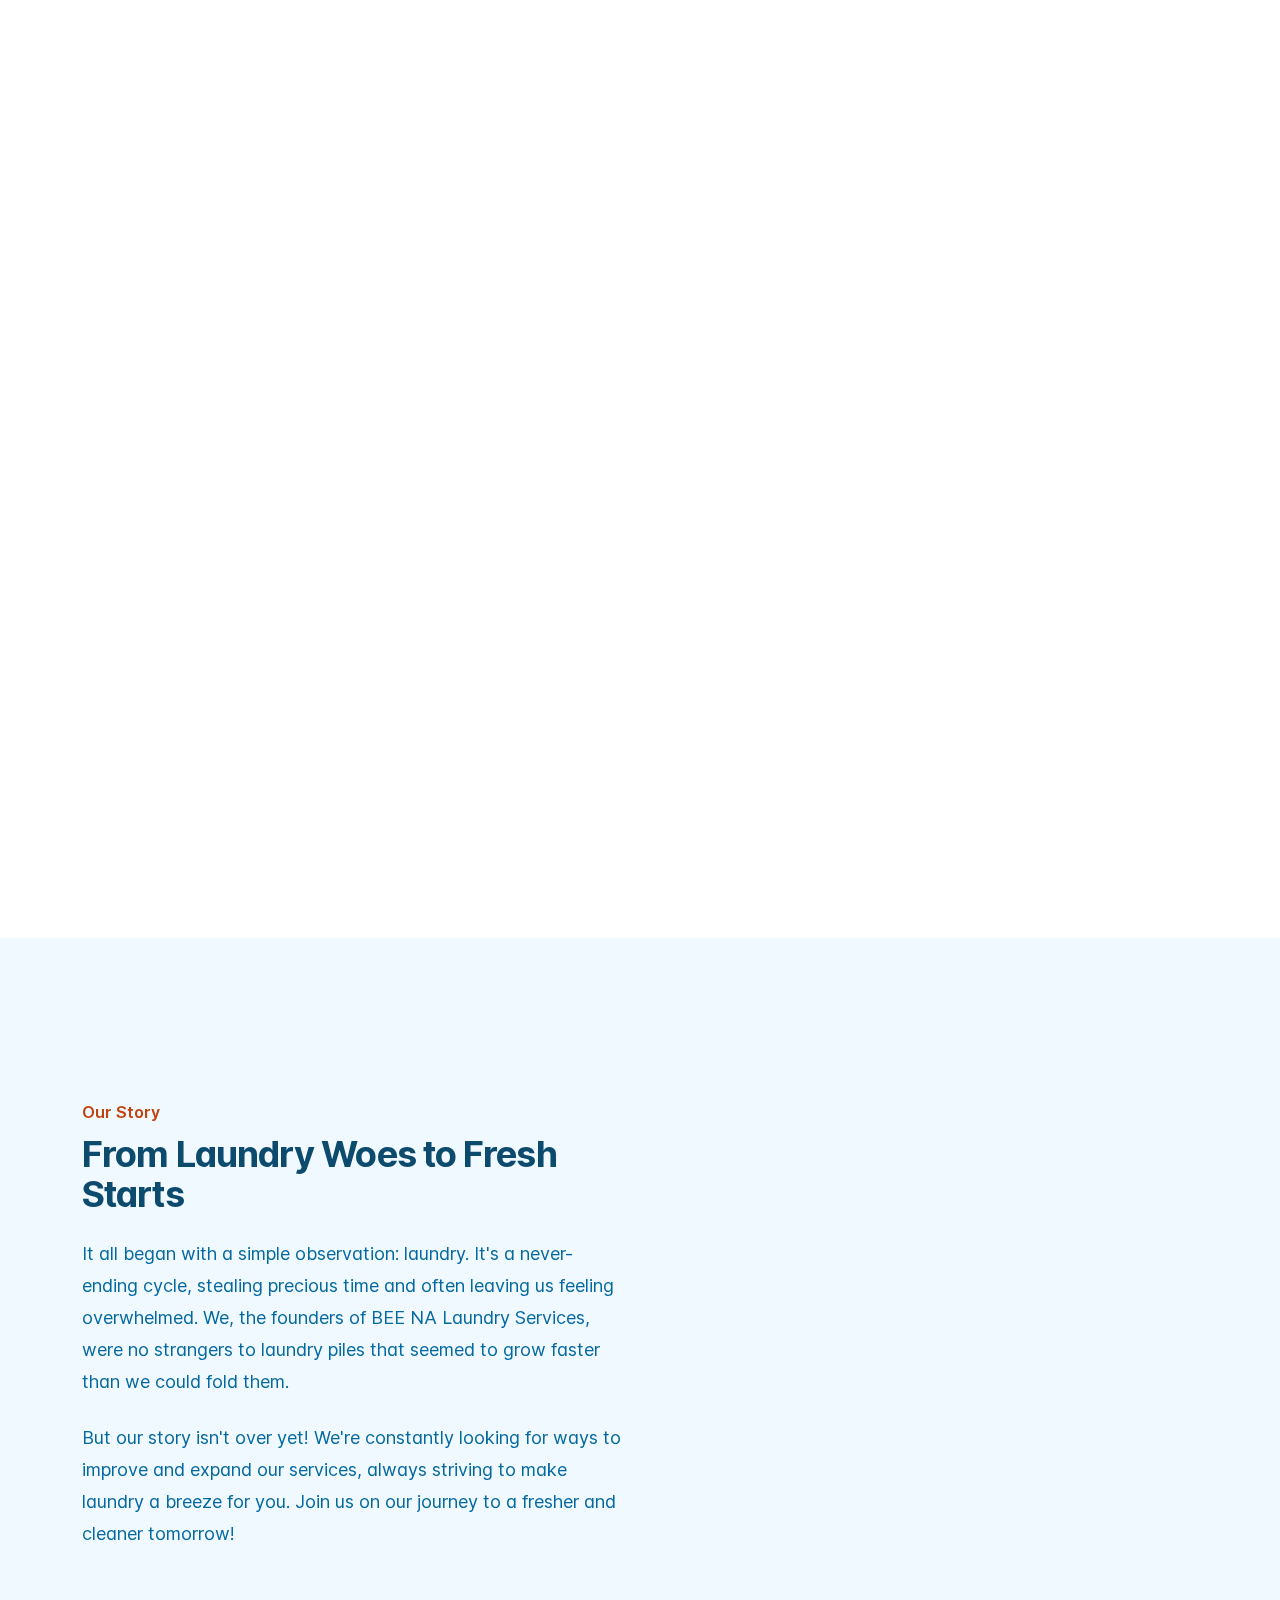
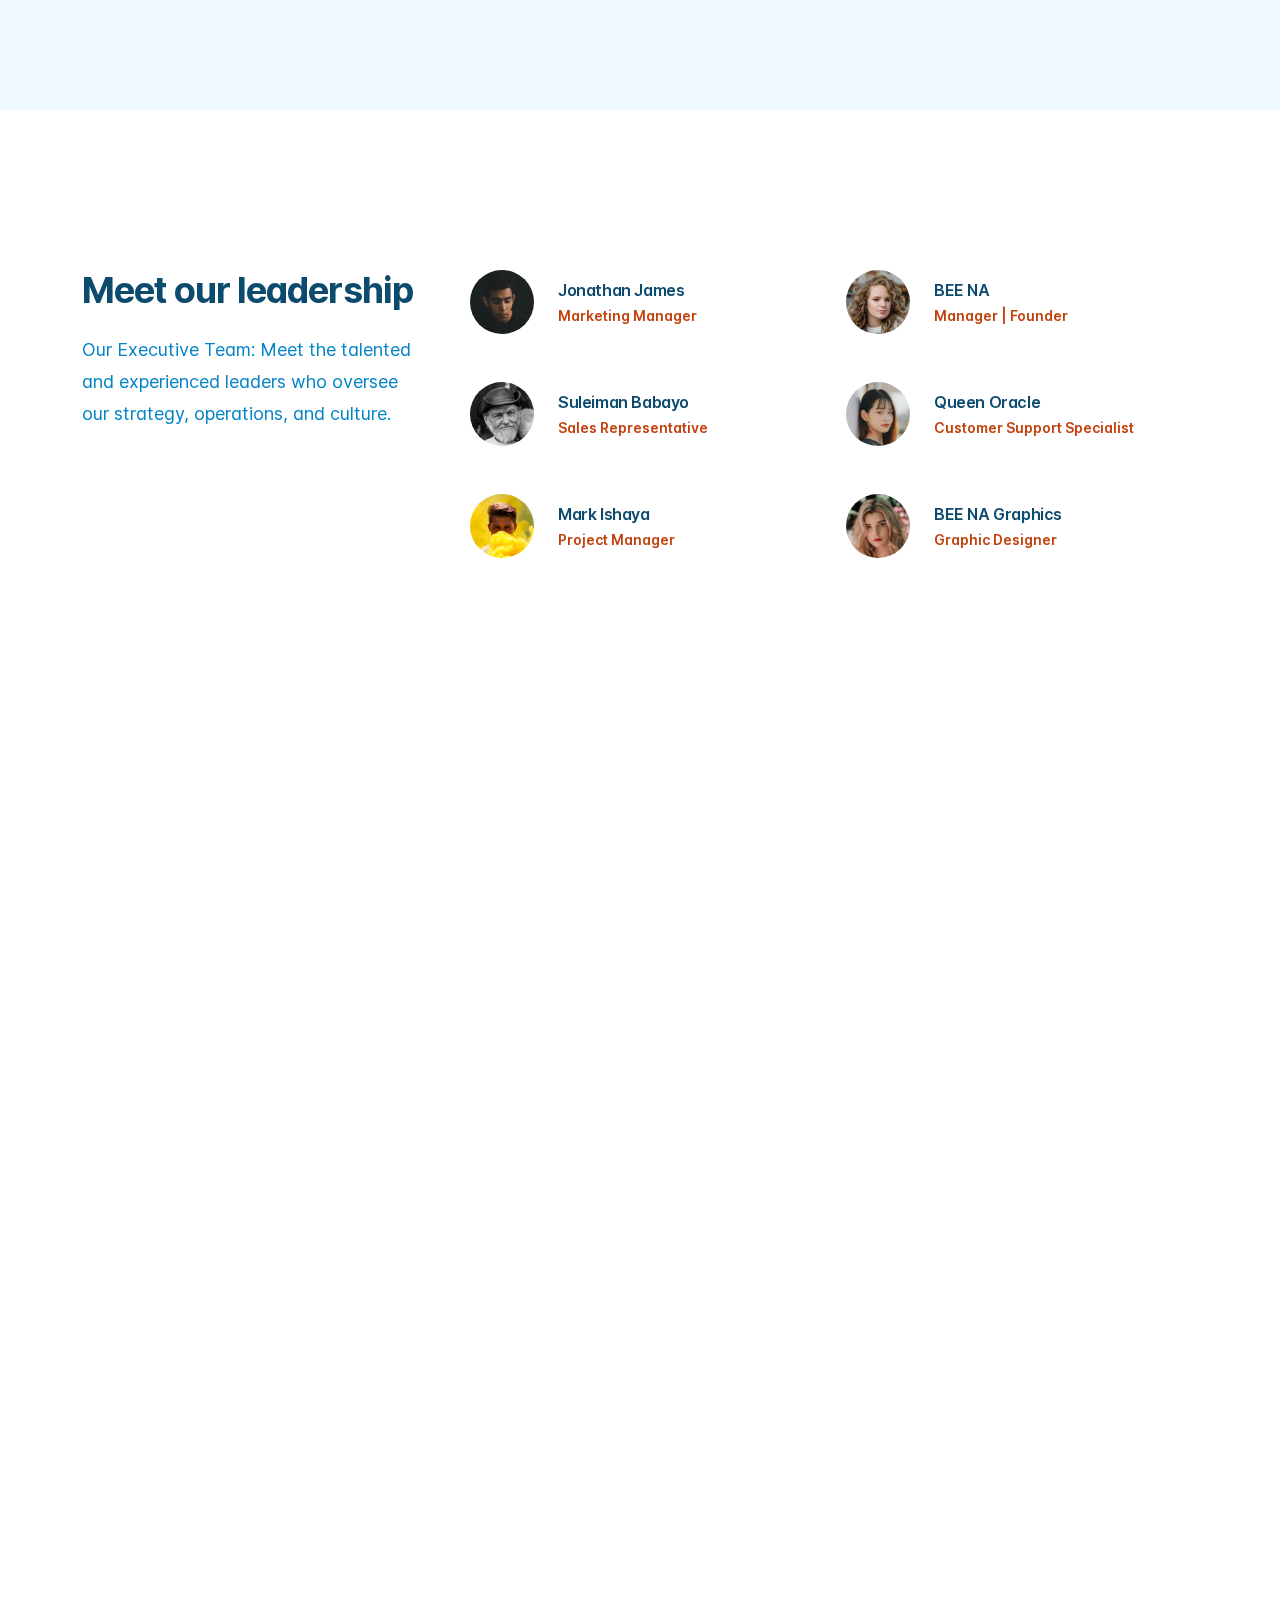
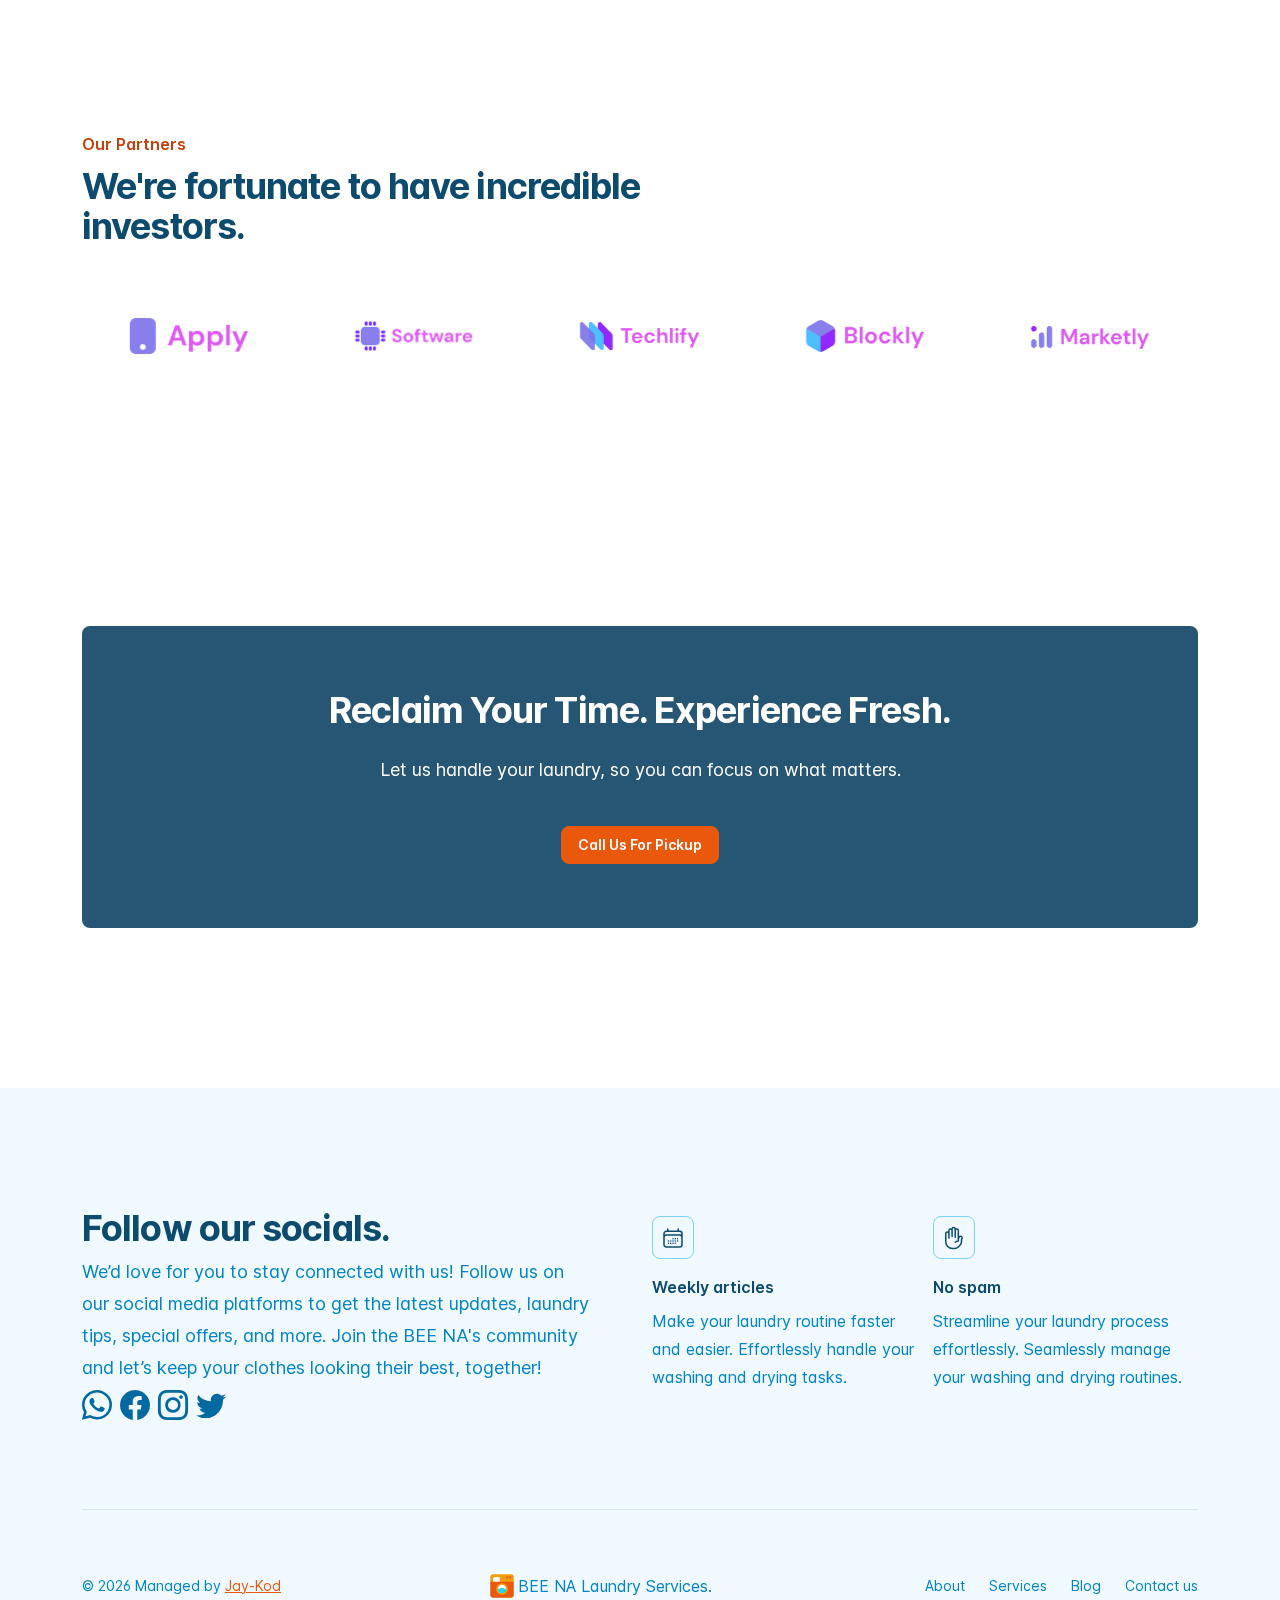
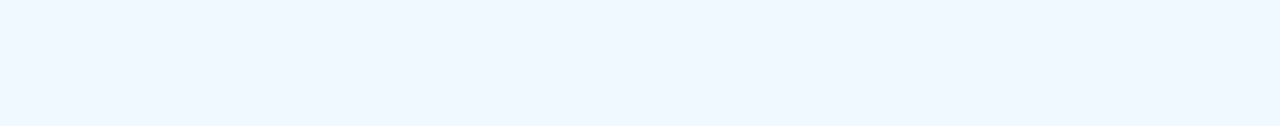
<file: about.html>
<!doctype html>
<html lang="en" dir="ltr" data-bs-theme="auto">
<head>

    <!-- Include JavaScript for color modes -->
    <script src="./assets/js/color-modes.js"></script>

    <meta charset="utf-8">
    <meta name="viewport" content="width=device-width, initial-scale=1">

    <!-- Update the 'content' attribute to reflect the actual content description -->
    <meta name="description" content="your_description_goes_here">

    <!-- Modify the 'content' attribute to include appropriate keywords -->
    <meta name="keywords" content="your_keywords_goes_here">

    <meta name="author" content="tigmatemplate">
    <meta name="generator" content="Bootstrap">

    <!-- Change the text within the <title> tag to match the webpage's content -->
    <title> BEE NA LAUNDRY SERVICES | Wewahs and Clean | Lets make it spakle...  </title>

    <!-- 
        Set the website's favicon and Apple touch icon using the files in the assets/logo folder. You can change these files to your own icons by replacing them with the same names and sizes.

        Be careful if you change the site.webmanifest file, as you need to update the src attribute of the icons array to match the new path of your icon files. Otherwise, your icons may not display correctly on some devices. 
    -->
	<link rel="apple-touch-icon" sizes="180x180" href="./assets/logo/apple-touch-icon.png">
	<link rel="icon" type="image/png" sizes="32x32" href="./assets/logo/favicon-32x32.png">
	<link rel="icon" type="image/png" sizes="16x16" href="./assets/logo/favicon-16x16.png">
	<link rel="icon" type="image/x-icon" href="./assets/logo/favicon.ico">
	<link rel="manifest" href="./assets/logo/site.webmanifest">

    <!-- Stylesheets -->
    <link rel="stylesheet" href="./assets/libraries/glide/css/glide.core.min.css">
    <link rel="stylesheet" href="./assets/libraries/aos/aos.css">
    <link rel="stylesheet" href="./assets/css/main.min.css">
    <link rel="stylesheet" href="./assets/css/style.css">
	<link href="https://cdn.jsdelivr.net/npm/bootstrap-icons/font/bootstrap-icons.css" rel="stylesheet">

    <!-- Open Graph Meta Tags for Social Sharing -->
    <!-- Update the 'title' and 'description' content below to enhance social sharing -->
    <meta property="og:title" content="BEE NA LAUNDRY SERVICES | Wewahs and Clean | Lets make it spakle... ">
    <meta property="og:description" content="your_description_goes_here">
    <!-- Update with actual absolute image URL like: https://example.com/main.jpg -->
    <meta property="og:image" content="your_absolute_image_url_goes_here">
    <!-- Update with the absolute URL of the content like: https://example.com/index.html -->
    <meta property="og:url" content="your_absolute_content_url_goes_here">
    <!-- Update with the type of object you’re sharing. (e.g., article, website, etc.) -->
    <meta property="og:type" content="website">
    <!-- Defines the content language -->
    <meta property="og:locale" content="en_US">

    
    <!-- X/Twitter Card Meta Tags for Social Sharing -->
    <meta name="twitter:card" content="summary_large_image">
    <!-- Update with your X/Twitter handle -->
    <meta name="twitter:site" content="@yourtwitterhandle"> 
    <!-- Update the 'title' and 'description' content below to enhance social sharing -->
    <meta name="twitter:title" content="BEE NA LAUNDRY SERVICES | Wewahs and Clean | Lets make it spakle... "> 
    <meta name="twitter:description" content="your_description_goes_here">
    <!-- Update with actual absolute image URL like: https://example.com/main.jpg -->
    <meta name="twitter:image" content="your_absolute_image_url_goes_here"> 
    
    <!-- 
        The following line specifies the canonical URL for this page.
        Replace your_canonical_url_goes_here with the actual canonical URL if needed like: https://example.com/index.html
        Or just remove it!!!!
    -->
    <link rel="canonical" href="your_canonical_url_goes_here">

</head>
<body>


    <!-- loader-wrapper -->
    <div class="loader-wrapper">
        <div class="spinner-border text-primary p-5" role="status">
            <span class="visually-hidden">Loading...</span>
        </div>
    </div>



	<!-- header top -->
	<header class="navigation position-absolute w-100 bg-body-tertiary shadow border-bottom border-light border-opacity-10 rounded-bottom-3 rounded-bottom-sm-4">
	    <nav class="navbar navbar-expand-xl" aria-label="Offcanvas navbar large">
	        <div class="container py-1">
	            <a href="./index.html" class="navbar-brand">
	                <div style="display: flex;flex-direction: column;">
						<div class="px-4" style="font-size: 0.9em; display: flex;">
							<img style="margin-bottom: 10px;" src="./assets/logo/logo.png" height="40" alt="logo">
							<span style="display: flex; margin-top: 17px;">BEE NA</span>
						</div>
						<div style="font-size: 0.9em; display: flex; margin-top: -14px;">LAUNDRY SERVICES</div>
					</div>
	            </a>

	            <div class="dropdown ms-3 order-last">
	                <svg xmlns="http://www.w3.org/2000/svg" class="d-none">
	                    <symbol id="check2" viewBox="0 0 16 16">
	                        <path d="M13.854 3.646a.5.5 0 0 1 0 .708l-7 7a.5.5 0 0 1-.708 0l-3.5-3.5a.5.5 0 1 1 .708-.708L6.5 10.293l6.646-6.647a.5.5 0 0 1 .708 0z"/>
	                    </symbol>
	                    <symbol id="circle-half" viewBox="0 0 16 16">
	                        <path d="M8 15A7 7 0 1 0 8 1v14zm0 1A8 8 0 1 1 8 0a8 8 0 0 1 0 16z"/>
	                    </symbol>
	                    <symbol id="moon-stars-fill" viewBox="0 0 16 16">
	                        <path d="M6 .278a.768.768 0 0 1 .08.858 7.208 7.208 0 0 0-.878 3.46c0 4.021 3.278 7.277 7.318 7.277.527 0 1.04-.055 1.533-.16a.787.787 0 0 1 .81.316.733.733 0 0 1-.031.893A8.349 8.349 0 0 1 8.344 16C3.734 16 0 12.286 0 7.71 0 4.266 2.114 1.312 5.124.06A.752.752 0 0 1 6 .278z"/>
	                        <path d="M10.794 3.148a.217.217 0 0 1 .412 0l.387 1.162c.173.518.579.924 1.097 1.097l1.162.387a.217.217 0 0 1 0 .412l-1.162.387a1.734 1.734 0 0 0-1.097 1.097l-.387 1.162a.217.217 0 0 1-.412 0l-.387-1.162A1.734 1.734 0 0 0 9.31 6.593l-1.162-.387a.217.217 0 0 1 0-.412l1.162-.387a1.734 1.734 0 0 0 1.097-1.097l.387-1.162zM13.863.099a.145.145 0 0 1 .274 0l.258.774c.115.346.386.617.732.732l.774.258a.145.145 0 0 1 0 .274l-.774.258a1.156 1.156 0 0 0-.732.732l-.258.774a.145.145 0 0 1-.274 0l-.258-.774a1.156 1.156 0 0 0-.732-.732l-.774-.258a.145.145 0 0 1 0-.274l.774-.258c.346-.115.617-.386.732-.732L13.863.1z"/>
	                    </symbol>
	                    <symbol id="sun-fill" viewBox="0 0 16 16">
	                        <path d="M8 12a4 4 0 1 0 0-8 4 4 0 0 0 0 8zM8 0a.5.5 0 0 1 .5.5v2a.5.5 0 0 1-1 0v-2A.5.5 0 0 1 8 0zm0 13a.5.5 0 0 1 .5.5v2a.5.5 0 0 1-1 0v-2A.5.5 0 0 1 8 13zm8-5a.5.5 0 0 1-.5.5h-2a.5.5 0 0 1 0-1h2a.5.5 0 0 1 .5.5zM3 8a.5.5 0 0 1-.5.5h-2a.5.5 0 0 1 0-1h2A.5.5 0 0 1 3 8zm10.657-5.657a.5.5 0 0 1 0 .707l-1.414 1.415a.5.5 0 1 1-.707-.708l1.414-1.414a.5.5 0 0 1 .707 0zm-9.193 9.193a.5.5 0 0 1 0 .707L3.05 13.657a.5.5 0 0 1-.707-.707l1.414-1.414a.5.5 0 0 1 .707 0zm9.193 2.121a.5.5 0 0 1-.707 0l-1.414-1.414a.5.5 0 0 1 .707-.707l1.414 1.414a.5.5 0 0 1 0 .707zM4.464 4.465a.5.5 0 0 1-.707 0L2.343 3.05a.5.5 0 1 1 .707-.707l1.414 1.414a.5.5 0 0 1 0 .708z"/>
	                    </symbol>
	                </svg>

	                <button class="btn btn-primary text-white btn-sm rounded dropdown-toggle d-flex align-items-center"
	                    id="bd-theme" type="button" aria-expanded="false" data-bs-toggle="dropdown"
	                    aria-label="Toggle theme (auto)">
	                    <svg fill="currentColor" class="bi my-1 theme-icon-active" width="1em" height="1em"><use href="#circle-half"></use></svg>
	                    <span class="visually-hidden" id="bd-theme-text">Toggle theme</span>
	                </button>

	                <ul class="p-1 dropdown-menu dropdown-menu-end dropdown-menu-hover end-0 rounded-3 shadow bg-body-tertiary"
	                    style="--bs-dropdown-min-width: 9rem;" aria-labelledby="bd-theme-text">

	                    <li style="color: var(--bs-tertiary-bg);">
	                        <svg xmlns="http://www.w3.org/2000/svg" width="20" height="20" fill="currentColor"
	                            class="mt-n1 d-inline-block position-absolute top-0 end-0 translate-middle" viewBox="0 0 16 16">
	                            <path class="carret-dropdown-path" d="m7.247 4.86-4.796 5.481c-.566.647-.106 1.659.753 1.659h9.592a1 1 0 0 0 .753-1.659l-4.796-5.48a1 1 0 0 0-1.506 0z"/>
	                        </svg>
	                    </li>

	                    <li>
	                        <button type="button" class="dropdown-item d-flex align-items-center rounded-1" data-bs-theme-value="light" aria-pressed="false">
	                            <svg fill="currentColor" class="bi me-2 theme-icon" width="1em" height="1em"><use href="#sun-fill"></use></svg>
	                            Light
	                            <svg fill="currentColor" class="bi ms-auto d-none active-check" width="1em" height="1em"><use href="#check2"></use></svg>
	                        </button>
	                    </li>

	                    <li>
	                        <button type="button" class="my-1 dropdown-item d-flex align-items-center rounded-1" data-bs-theme-value="dark" aria-pressed="false">
	                            <svg fill="currentColor" class="bi me-2 theme-icon" width="1em" height="1em"><use href="#moon-stars-fill"></use></svg>
	                            Dark
	                            <svg fill="currentColor" class="bi ms-auto d-none active-check" width="1em" height="1em"><use href="#check2"></use></svg>
	                        </button>
	                    </li>

	                    <li>
	                        <button type="button" class="dropdown-item d-flex align-items-center rounded-1 active" data-bs-theme-value="auto" aria-pressed="true">
	                            <svg fill="currentColor" class="bi me-2 theme-icon" width="1em" height="1em"><use href="#circle-half"></use></svg>
	                            Auto
	                            <svg fill="currentColor" class="bi ms-auto d-none active-check" width="1em" height="1em"><use href="#check2"></use></svg>
	                        </button>
	                    </li>
	                </ul>
	            </div>

	            <button class="navbar-toggler ms-auto" type="button" data-bs-toggle="offcanvas" data-bs-target="#offcanvasNavbar2" aria-controls="offcanvasNavbar2" aria-label="Toggle navigation">
	                <span class="navbar-toggler-icon"></span>
	            </button>

	            <div class="offcanvas offcanvas-end border-0 rounded-start-0 rounded-start-sm-4" tabindex="-1" id="offcanvasNavbar2" aria-labelledby="offcanvasNavbar2Label">
	                <div class="offcanvas-header" style="padding: 2rem 2rem 1.5rem 2rem;">
	                    <h5 class="offcanvas-title m-0" id="offcanvasNavbar2Label">
	                        <a class="navbar-brand" href="javascript:;">
	                            <img src="./assets/logo/logo.png" height="32" alt="logo">
	                        </a>
	                    </h5>
	                    <button type="button" class="btn-close text-body-emphasis" data-bs-dismiss="offcanvas" aria-label="Close"></button>
	                </div>

	                <div class="offcanvas-body">
	                    <ul class="navbar-nav align-items-xl-center flex-grow-1 column-gap-4 row-gap-4 row-gap-xl-2">
	                        <li class="nav-item ms-xl-auto">
	                            <a href="./index.html" class="px-3 text-body-emphasis bg-body-secondary-hover nav-link rounded-3 text-base leading-6 fw-semibold" aria-current="page">
	                                Home
	                            </a>
	                        </li>

	                        <li class="nav-item">
	                            <a href="./services.html" class="px-3 text-body-emphasis bg-body-secondary-hover nav-link rounded-3 text-base leading-6 fw-semibold">
	                                Services
	                            </a>
	                        </li>

	                        <li class="nav-item">
	                            <a href="./about.html" class="px-3 text-body-emphasis bg-body-secondary-hover nav-link rounded-3 text-base leading-6 fw-semibold">
	                                About
	                            </a>
	                        </li>

	                        <li class="nav-item">
	                            <a href="./blog.html" class="px-3 text-body-emphasis bg-body-secondary-hover nav-link rounded-3 text-base leading-6 fw-semibold">
	                                Blog
	                            </a>
	                        </li>

	                        <li class="nav-item ms-xl-auto">
	                            <a href="./contact.html" class="px-3 text-body-emphasis bg-body-secondary-hover border nav-link rounded-3 text-base leading-6 fw-semibold text-center">
	                                Contact us
	                            </a>
	                        </li>
	                    </ul>
	                </div>
	            </div>
	        </div>
	    </nav>
	</header>



	<!-- header body -->
	<div class="overflow-hidden py-9 py-xl-10 position-relative">
	   	<img src="./assets/img/bg/bg1.jpg" class="position-absolute z-n1 top-0 h-100 w-100 object-fit-cover" alt="Meeting">

	   	<div class="position-absolute z-n1 top-0 h-100 w-100 bg-dark"
	        style="opacity: 0.85; mix-blend-mode: multiply; filter: contrast(1.15) brightness(0.85);">
	    </div>

	    <div class="position-absolute z-0 top-0 h-100 w-100">
		    <div class="container h-100 d-flex align-items-center">
                <div class="max-w-2xl mx-auto mx-xl-0 text-center text-xl-start">
                    <h1 class="m-0 mt-7 text-white tracking-tight text-6xl fw-bold" data-aos-delay="0" data-aos="fade" data-aos-duration="3000">
                        About us
                    </h1>
                    <p class="m-0 mt-4 text-white text-lg leading-8" data-aos-delay="100" data-aos="fade" data-aos-duration="3000">
                        Making laundry a breeze, one clean garment at a time.
                    </p>
                </div>
		    </div>
	    </div>
	</div>	



	<!-- About Us -->
	<div class="overflow-hidden py-7 py-sm-8 py-xl-9">
		<div class="container">
			<div class="row gy-5 align-items-center justify-content-between">
				<div class="col-12 col-xl-5 order-first order-xl-last">
					<div class="mx-auto max-w-2xl">
						<h2 class="m-0 text-primary-emphasis text-base leading-7 fw-semibold">
							About BEE NA Laundry Services
						</h2>
						<p class="m-0 mt-2 text-body-emphasis text-4xl tracking-tight fw-bold">
							Making laundry effortless, one clean fold at a time
						</p>
						<p class="m-0 mt-4 text-body-secondary text-lg leading-8">
							Welcome to BEE BEE NA Laundry Services, your premier laundry service in Nasarawa State, KEFFI. 
							We are dedicated to providing top quality, convenient, and affordable laundry solutions to our valued customers.
						</p>
						<p class="m-0 mt-4 text-body-secondary text-lg leading-8">
							With our state-of-the-art facilities and expert staff, we ensure that your garments are treated with the utmost care and attention. 
							Trust BEE NA Laundry Services for all your laundry needs and experience the difference today.
						</p>
					</div>
				</div>

				<div class="col-12 col-xl-6">
					<div class="mx-auto max-w-2xl">
                        <div class="ratio ratio-4x3" data-aos-delay="200" data-aos="fade" data-aos-duration="3000">
                            <img src="./assets/img/bg/bg5.jpg" class="object-fit-cover rounded-3" alt="presentation">
                        </div>
					</div>
				</div>
			</div>		
		</div>
	</div>



	<!-- Our purpose our future Our Principles -->
	<div class="overflow-hidden py-6 py-sm-7 py-xl-8">
		<div class="container">
			<div class="row gy-5 row-cols-1 row-cols-lg-3">
				<div class="col" data-aos-delay="0" data-aos="fade-left" data-aos-duration="3000">
					<div class="bg-primary rounded-3 d-inline-flex align-items-center justify-content-center"
	                     style="width: 2.5rem; height: 2.5rem;">
                        <svg xmlns="http://www.w3.org/2000/svg" width="1.5rem" height="1.5rem" fill="currentColor" class="text-white bi bi-flag" viewBox="0 0 16 16"> <path d="M14.778.085A.5.5 0 0 1 15 .5V8a.5.5 0 0 1-.314.464L14.5 8l.186.464-.003.001-.006.003-.023.009a12 12 0 0 1-.397.15c-.264.095-.631.223-1.047.35-.816.252-1.879.523-2.71.523-.847 0-1.548-.28-2.158-.525l-.028-.01C7.68 8.71 7.14 8.5 6.5 8.5c-.7 0-1.638.23-2.437.477A20 20 0 0 0 3 9.342V15.5a.5.5 0 0 1-1 0V.5a.5.5 0 0 1 1 0v.282c.226-.079.496-.17.79-.26C4.606.272 5.67 0 6.5 0c.84 0 1.524.277 2.121.519l.043.018C9.286.788 9.828 1 10.5 1c.7 0 1.638-.23 2.437-.477a20 20 0 0 0 1.349-.476l.019-.007.004-.002h.001M14 1.221c-.22.078-.48.167-.766.255-.81.252-1.872.523-2.734.523-.886 0-1.592-.286-2.203-.534l-.008-.003C7.662 1.21 7.139 1 6.5 1c-.669 0-1.606.229-2.415.478A21 21 0 0 0 3 1.845v6.433c.22-.078.48-.167.766-.255C4.576 7.77 5.638 7.5 6.5 7.5c.847 0 1.548.28 2.158.525l.028.01C9.32 8.29 9.86 8.5 10.5 8.5c.668 0 1.606-.229 2.415-.478A21 21 0 0 0 14 7.655V1.222z"/> </svg>
                    </div>

					<h3 class="m-0 mt-3 text-body-emphasis text-base leading-7 fw-semibold">
						Our Purpose
					</h3>
					<p class="m-0 mt-2 text-body-secondary text-base leading-7 max-w-lg">
						To liberate you from the chore of laundry. We believe your time is precious and should be spent on things you enjoy. We offer a convenient and reliable laundry service that frees you from the tedious task of washing, drying, and folding your clothes.
					</p>
				</div>

				<div class="col" data-aos-delay="100" data-aos="fade-left" data-aos-duration="3000">
					<div class="bg-primary rounded-3 d-inline-flex align-items-center justify-content-center"
	                     style="width: 2.5rem; height: 2.5rem;">
                        <svg xmlns="http://www.w3.org/2000/svg" width="1.5rem" height="1.5rem" fill="currentColor" class="text-white bi bi-binoculars" viewBox="0 0 16 16"> <path d="M3 2.5A1.5 1.5 0 0 1 4.5 1h1A1.5 1.5 0 0 1 7 2.5V5h2V2.5A1.5 1.5 0 0 1 10.5 1h1A1.5 1.5 0 0 1 13 2.5v2.382a.5.5 0 0 0 .276.447l.895.447A1.5 1.5 0 0 1 15 7.118V14.5a1.5 1.5 0 0 1-1.5 1.5h-3A1.5 1.5 0 0 1 9 14.5v-3a.5.5 0 0 1 .146-.354l.854-.853V9.5a.5.5 0 0 0-.5-.5h-3a.5.5 0 0 0-.5.5v.793l.854.853A.5.5 0 0 1 7 11.5v3A1.5 1.5 0 0 1 5.5 16h-3A1.5 1.5 0 0 1 1 14.5V7.118a1.5 1.5 0 0 1 .83-1.342l.894-.447A.5.5 0 0 0 3 4.882zM4.5 2a.5.5 0 0 0-.5.5V3h2v-.5a.5.5 0 0 0-.5-.5zM6 4H4v.882a1.5 1.5 0 0 1-.83 1.342l-.894.447A.5.5 0 0 0 2 7.118V13h4v-1.293l-.854-.853A.5.5 0 0 1 5 10.5v-1A1.5 1.5 0 0 1 6.5 8h3A1.5 1.5 0 0 1 11 9.5v1a.5.5 0 0 1-.146.354l-.854.853V13h4V7.118a.5.5 0 0 0-.276-.447l-.895-.447A1.5 1.5 0 0 1 12 4.882V4h-2v1.5a.5.5 0 0 1-.5.5h-3a.5.5 0 0 1-.5-.5zm4-1h2v-.5a.5.5 0 0 0-.5-.5h-1a.5.5 0 0 0-.5.5zm4 11h-4v.5a.5.5 0 0 0 .5.5h3a.5.5 0 0 0 .5-.5zm-8 0H2v.5a.5.5 0 0 0 .5.5h3a.5.5 0 0 0 .5-.5z"/> </svg>
                    </div>

					<h3 class="m-0 mt-3 text-body-emphasis text-base leading-7 fw-semibold">
						Our Future
					</h3>
					<p class="m-0 mt-2 text-body-secondary text-base leading-7 max-w-lg">
						To become the leading provider of eco-friendly and innovative laundry solutions. We are committed to developing sustainable practices and utilizing cutting-edge technology to ensure the highest quality care for your garments.
					</p>
				</div>

				<div class="col" data-aos-delay="200" data-aos="fade-left" data-aos-duration="3000">
					<div class="bg-primary rounded-3 d-inline-flex align-items-center justify-content-center"
	                     style="width: 2.5rem; height: 2.5rem;">
                        <svg xmlns="http://www.w3.org/2000/svg" width="1.5rem" height="1.5rem" fill="currentColor" class="text-white bi bi-award" viewBox="0 0 16 16"> <path d="M9.669.864 8 0 6.331.864l-1.858.282-.842 1.68-1.337 1.32L2.6 6l-.306 1.854 1.337 1.32.842 1.68 1.858.282L8 12l1.669-.864 1.858-.282.842-1.68 1.337-1.32L13.4 6l.306-1.854-1.337-1.32-.842-1.68zm1.196 1.193.684 1.365 1.086 1.072L12.387 6l.248 1.506-1.086 1.072-.684 1.365-1.51.229L8 10.874l-1.355-.702-1.51-.229-.684-1.365-1.086-1.072L3.614 6l-.25-1.506 1.087-1.072.684-1.365 1.51-.229L8 1.126l1.356.702z"/> <path d="M4 11.794V16l4-1 4 1v-4.206l-2.018.306L8 13.126 6.018 12.1z"/> </svg>
                    </div>

					<h3 class="m-0 mt-3 text-body-emphasis text-base leading-7 fw-semibold">
						Our Principles
					</h3>
					<p class="m-0 mt-2 text-body-secondary text-base leading-7 max-w-lg">
						Happy Customers: Your satisfaction is our priority.
						Quality Care: Gentle cleaning for long-lasting clothes.
						Green Laundry: Sustainable practices for a cleaner planet.
						Effortless Service: Convenient options to fit your life.
					</p>
				</div>
			</div>
		</div>
	</div>



 	<!-- 2 landscap images -->
 	<div class="overflow-hidden pt-6 pt-sm-7 pt-xl-8 pb-7 pb-sm-8 pb-xl-9">
		<div class="container">
			<div class="row gx-lg-4 row-cols-1 row-cols-lg-2">
				<div class="col">
                    <div class="ratio ratio-1x1" data-aos-delay="0" data-aos="fade" data-aos-duration="1000">
                        <img src="./assets/img/bg/bg3.jpg" class="object-fit-cover rounded-3" alt="presentation" loading="lazy">
                    </div>
				</div>

				<div class="col d-none d-lg-block">
                    <div class="ratio ratio-1x1" data-aos-delay="100" data-aos="fade" data-aos-duration="1000">
                        <img src="./assets/img/bg/bg4.jpg" class="object-fit-cover rounded-3" alt="presentation" loading="lazy">
                    </div>
				</div>
			</div>
		</div>
	</div>



	<!-- Our Story -->
	<div class="overflow-hidden py-7 py-sm-8 py-xl-9 bg-body-tertiary">
		<div class="container">
			<div class="row gy-5 justify-content-between align-items-center">
				<div class="col-12 col-xl-6 col-xxl-5">
					<div class="mx-auto mx-xl-0 max-w-2xl">
						<h2 class="m-0 text-primary-emphasis text-base leading-7 fw-semibold">
							Our Story
						</h2>
						<p class="m-0 mt-2 text-body-emphasis text-4xl tracking-tight fw-bold">
							From Laundry Woes to Fresh Starts
						</p>
						<p class="m-0 mt-4 text-body text-lg leading-8">
							It all began with a simple observation: laundry. It's a never-ending cycle, stealing precious time and often leaving us feeling overwhelmed. 
							We, the founders of BEE NA Laundry Services, were no strangers to laundry piles that seemed to grow faster than we could fold them.
						</p>
						<p class="m-0 mt-4 text-body text-lg leading-8">
							But our story isn't over yet! We're constantly looking for ways to improve and expand our services, always striving to make laundry a breeze for you.
							Join us on our journey to a fresher and cleaner tomorrow!
						</p>
					</div>
				</div>
				<div class="col-12 col-xl-6">
					<div class="mx-auto mx-xl-0 max-w-2xl">
                        <div class="ratio ratio-4x3" data-aos-delay="0" data-aos="fade" data-aos-duration="3000">
                            <img src="./assets/img/bg/bg2.jpg" class="object-fit-cover rounded-3" alt="presentation" loading="lazy">
                        </div>
	                </div>
				</div>
			</div>
		</div>
	</div>


    <!-- Team -->
	<div class="overflow-hidden py-7 py-sm-8 py-xl-9">
	    <div class="container">
	        <div class="row gx-sm-5 gy-5">
	            <div class="col-12 col-xl-4">
	                <div class="max-w-2xl">
	                    <h2 class="m-0 text-body-emphasis tracking-tight text-4xl fw-bold">
	                        Meet our leadership
	                    </h2>
	                    <p class="m-0 mt-4 text-body-secondary text-lg leading-8">
	                        Our Executive Team: Meet the talented and experienced leaders who oversee our strategy, operations, and culture.
	                    </p>
	                </div>
	            </div>

	            <div class="col-12 col-xl-8">
	                <div class="row gx-sm-4 gy-5">
	                    <div class="col-12 col-md-6">
	                        <div class="d-flex align-items-center gap-4">
	                            <img class="rounded-circle" src="./assets/img/small-team/st1.jpg" width="64" height="64" alt="team" loading="lazy">
	                            <div>
	                                <h3 class="m-0 text-body-emphasis text-base leading-7 tracking-tight fw-semibold">
	                                    Jonathan James
	                                </h3>
	                                <p class="m-0 text-primary-emphasis text-sm leading-6 fw-semibold">
	                                    Marketing Manager
	                                </p>
	                            </div>
	                        </div>
	                    </div>

	                    <div class="col-12 col-md-6">
	                        <div class="d-flex align-items-center gap-4">
	                            <img class="rounded-circle" src="./assets/img/small-team/st2.jpg" width="64" height="64" alt="team" loading="lazy">
	                            <div>
	                                <h3 class="m-0 text-body-emphasis text-base leading-7 tracking-tight fw-semibold">
	                                    BEE NA
	                                </h3>
	                                <p class="m-0 text-primary-emphasis text-sm leading-6 fw-semibold">
	                                    Manager | Founder
	                                </p>
	                            </div>
	                        </div>
	                    </div>

	                    <div class="col-12 col-md-6">
	                        <div class="d-flex align-items-center gap-4">
	                            <img class="rounded-circle" src="./assets/img/small-team/st3.jpg" width="64" height="64" alt="team" loading="lazy">
	                            <div>
	                                <h3 class="m-0 text-body-emphasis text-base leading-7 tracking-tight fw-semibold">
	                                    Suleiman Babayo
	                                </h3>
	                                <p class="m-0 text-primary-emphasis text-sm leading-6 fw-semibold">
	                                    Sales Representative
	                                </p>
	                            </div>
	                        </div>
	                    </div>

	                    <div class="col-12 col-md-6">
	                        <div class="d-flex align-items-center gap-4">
	                            <img class="rounded-circle" src="./assets/img/small-team/st4.jpg" width="64" height="64" alt="team" loading="lazy">
	                            <div>
	                                <h3 class="m-0 text-body-emphasis text-base leading-7 tracking-tight fw-semibold">
	                                    Queen Oracle
	                                </h3>
	                                <p class="m-0 text-primary-emphasis text-sm leading-6 fw-semibold">
	                                    Customer Support Specialist
	                                </p>
	                            </div>
	                        </div>
	                    </div>

	                    <div class="col-12 col-md-6">
	                        <div class="d-flex align-items-center gap-4">
	                            <img class="rounded-circle" src="./assets/img/small-team/st5.jpg" width="64" height="64" alt="team" loading="lazy">
	                            <div>
	                                <h3 class="m-0 text-body-emphasis text-base leading-7 tracking-tight fw-semibold">
	                                    Mark Ishaya
	                                </h3>
	                                <p class="m-0 text-primary-emphasis text-sm leading-6 fw-semibold">
	                                    Project Manager
	                                </p>
	                            </div>
	                        </div>
	                    </div>

	                    <div class="col-12 col-md-6">
	                        <div class="d-flex align-items-center gap-4">
	                            <img class="rounded-circle" src="./assets/img/small-team/st6.jpg" width="64" height="64" alt="team" loading="lazy">
	                            <div>
	                                <h3 class="m-0 text-body-emphasis text-base leading-7 tracking-tight fw-semibold">
	                                    BEE NA Graphics
	                                </h3>
	                                <p class="m-0 text-primary-emphasis text-sm leading-6 fw-semibold">
	                                    Graphic Designer
	                                </p>
	                            </div>
	                        </div>
	                    </div>
	                </div>
	            </div>
	        </div>
	    </div>  
	</div>


	<!-- big centered image -->
	<div class="overflow-hidden py-6 py-sm-7 py-xl-8">
		<div class="container">
            <div class="ratio ratio-16x9">
                <img src="./assets/img/bg/bg8.jpg" class="object-fit-cover rounded-3" alt="presentation" loading="lazy">
            </div>
		</div>
	</div>



	<!-- Partners -->
	<div class="overflow-hidden py-6 py-sm-7 py-xl-8">
		<div class="container">
			<div class="max-w-2xl">
				<h2 class="m-0 text-primary-emphasis text-base leading-7 fw-semibold">
					Our Partners
				</h2>
				<div class="m-0 mt-2 text-body-emphasis text-4xl tracking-tight fw-bold">
					We're fortunate to have incredible investors.
				</div>
			</div>

			<div class="mt-4">
				<div class="glide glideHighLinear">
					<div class="glide__track" data-glide-el="track">
						<ul class="glide__slides align-items-center">
							<li class="glide__slide">
								<div class="p-5">
									<img src="./assets/img/partners/logo1.png" class="img-fluid" alt="partners">
								</div>
							</li>
							<li class="glide__slide">
								<div class="p-5">
									<img src="./assets/img/partners/logo2.png" class="img-fluid" alt="partners">
								</div>
							</li>
							<li class="glide__slide">
								<div class="p-5">
									<img src="./assets/img/partners/logo3.png" class="img-fluid" alt="partners">
								</div>
							</li>
							<li class="glide__slide">
								<div class="p-5">
									<img src="./assets/img/partners/logo4.png" class="img-fluid" alt="partners">
								</div>
							</li>
							<li class="glide__slide">
								<div class="p-5">
									<img src="./assets/img/partners/logo5.png" class="img-fluid" alt="partners">
								</div>
							</li>
							<li class="glide__slide">
								<div class="p-5">
									<img src="./assets/img/partners/logo6.png" class="img-fluid" alt="partners">
								</div>
							</li>
							<li class="glide__slide">
								<div class="p-5">
									<img src="./assets/img/partners/logo7.png" class="img-fluid" alt="partners">
								</div>
							</li>
							<li class="glide__slide">
								<div class="p-5">
									<img src="./assets/img/partners/logo8.png" class="img-fluid" alt="partners">
								</div>
							</li>
							<li class="glide__slide">
								<div class="p-5">
									<img src="./assets/img/partners/logo9.png" class="img-fluid" alt="partners">
								</div>
							</li>		
						</ul>
					</div>
				</div>
			</div>
		</div>
	</div>



	<!-- Call to action -->
	<div class="pb-9 pt-7">
		<div class="container">
			<div class="py-6 position-relative text-white rounded-3">
				<img src="./assets/img/bg/bg10.jpg" class="position-absolute z-n1 top-0 h-100 w-100 object-fit-cover rounded-3" loading="lazy" alt="Meeting">

			   	<div class="position-absolute z-n1 top-0 h-100 w-100 bg-dark rounded-3"
			        style="opacity: 0.85; mix-blend-mode: multiply; filter: contrast(1.15) brightness(0.85);">
			    </div>

				<div class="px-6">
					<div class="mx-auto max-w-2xl">
						<h2 class="m-0 tracking-tight text-4xl fw-bold text-center">
							Reclaim Your Time. Experience Fresh.
						</h2>
						<p class="m-0 mt-4 text-lg leading-8 text-center">
							Let us handle your laundry, so you can focus on what matters.
						</p>
						<div class="mt-4 pt-3 text-center">
							<a href="javascript:;" class="btn btn-lg btn-primary text-white text-sm fw-semibold">
								Call Us For Pickup
							</a>
						</div>
					</div>
				</div>
			</div>
		</div>
	</div>



	<footer class="overflow-hidden py-6 py-sm-7 py-xl-8 bg-body-tertiary">
	    <div class="container">
	        <div class="row gy-5">
	            <div class="col-12 col-xl-6">
	                <div class="pb-3 max-w-lg position-relative">
	                    <form method="post" target="_blank" novalidate class="mc-embedded-subscribe-form">

	                        <h2 class="text-body-emphasis leading-6 text-4xl tracking-tight fw-bold">
	                            Follow our socials.
	                        </h2>
	                        <p class="m-0 mt-3 text-body-secondary text-lg leading-8">
	                            We’d love for you to stay connected with us! Follow us on our social media platforms to get 
								the latest updates, laundry tips, special offers, and more. Join the BEE NA's community and let’s 
								keep your clothes looking their best, together!
	                        </p>

							<i class="bi bi-whatsapp" 
								style="font-size: 30px; transition: color 0.3s ease;" 
								onmouseover="this.style.color='#ea580c'" 
								onmouseout="this.style.color='#7dd3fc'">
							</i>

							<i class="bi bi-facebook" 
								style="font-size: 30px; transition: color 0.3s ease;" 
								onmouseover="this.style.color='#ea580c'" 
								onmouseout="this.style.color='#7dd3fc'">
							</i>

							<i class="bi bi-instagram" 
								style="font-size: 30px; transition: color 0.3s ease;" 
								onmouseover="this.style.color='#ea580c'" 
								onmouseout="this.style.color='#7dd3fc'">
							</i>

							<i class="bi bi-twitter" 
								style="font-size: 30px; transition: color 0.3s ease;" 
								onmouseover="this.style.color='#ea580c'" 
								onmouseout="this.style.color='#7dd3fc'">
							</i>

	                        <!-- This div is related to Mailchimp integration and handled by a function in our scripts.js file, so no need to worry about it. -->
	                        <div style="position: absolute; left: -5000px;" aria-hidden="true">
	                            <input type="text" class="js-validate-robot" name="b_a4752870f583bb49a02427b3c_143fa46c21" tabindex="-1" value="">
	                        </div>

	                        <!-- response -->
	                        <div class="js-subscribe-response"></div>

	                    </form>
	                </div>
	            </div>

	            <div class="col-12 col-xl-6">
	                <div class="row row-cols-1 row-cols-sm-2 gx-3 gy-5">
	                    <div class="d-flex flex-column align-items-start">
	                        <div class="p-2 bg-body-tertiary rounded-3 border">
	                            <svg class="text-body-emphasis" width="24" height="24" fill="none" viewBox="0 0 24 24" stroke-width="1.5" stroke="currentColor" aria-hidden="true">
	                                <path stroke-linecap="round" stroke-linejoin="round" d="M6.75 3v2.25M17.25 3v2.25M3 18.75V7.5a2.25 2.25 0 012.25-2.25h13.5A2.25 2.25 0 0121 7.5v11.25m-18 0A2.25 2.25 0 005.25 21h13.5A2.25 2.25 0 0021 18.75m-18 0v-7.5A2.25 2.25 0 015.25 9h13.5A2.25 2.25 0 0121 11.25v7.5m-9-6h.008v.008H12v-.008zM12 15h.008v.008H12V15zm0 2.25h.008v.008H12v-.008zM9.75 15h.008v.008H9.75V15zm0 2.25h.008v.008H9.75v-.008zM7.5 15h.008v.008H7.5V15zm0 2.25h.008v.008H7.5v-.008zm6.75-4.5h.008v.008h-.008v-.008zm0 2.25h.008v.008h-.008V15zm0 2.25h.008v.008h-.008v-.008zm2.25-4.5h.008v.008H16.5v-.008zm0 2.25h.008v.008H16.5V15z" />
	                            </svg>
	                        </div>
	                        <div class="m-0 mt-3 text-body-emphasis fw-semibold">
	                            Weekly articles
	                        </div>
	                        <div class="m-0 mt-2 text-body-secondary leading-7">
								Make your laundry routine faster and easier. Effortlessly handle your washing and drying tasks.
	                        </div>
	                    </div>

	                    <div class="d-flex flex-column align-items-start">
	                        <div class="p-2 bg-body-tertiary rounded-3 border">
	                            <svg class="text-body-emphasis" width="24" height="24" fill="none" viewBox="0 0 24 24" stroke-width="1.5" stroke="currentColor" aria-hidden="true">
	                                <path stroke-linecap="round" stroke-linejoin="round" d="M10.05 4.575a1.575 1.575 0 10-3.15 0v3m3.15-3v-1.5a1.575 1.575 0 013.15 0v1.5m-3.15 0l.075 5.925m3.075.75V4.575m0 0a1.575 1.575 0 013.15 0V15M6.9 7.575a1.575 1.575 0 10-3.15 0v8.175a6.75 6.75 0 006.75 6.75h2.018a5.25 5.25 0 003.712-1.538l1.732-1.732a5.25 5.25 0 001.538-3.712l.003-2.024a.668.668 0 01.198-.471 1.575 1.575 0 10-2.228-2.228 3.818 3.818 0 00-1.12 2.687M6.9 7.575V12m6.27 4.318A4.49 4.49 0 0116.35 15m.002 0h-.002" />
	                            </svg>
	                        </div>
	                        <div class="m-0 mt-3 text-body-emphasis fw-semibold">
	                            No spam
	                        </div>
	                        <div class="m-0 mt-2 text-body-secondary leading-7">
	                            Streamline your laundry process effortlessly. Seamlessly manage your washing and drying routines.
	                        </div>
	                    </div>
	                </div>
	            </div>
	        </div>
	    </div>

	    

	    <div class="container">
	    	<hr class="my-6 text-body-emphasis opacity-10">

	        <div class="d-flex flex-column flex-xl-row gap-5 justify-content-between align-items-xl-center">
	            <div class="order-first order-xl-last">
	                <ul class="nav row gy-4 gx-sm-4 row-cols-2 row-cols-sm-auto">
	                    <li class="nav-item">
	                        <a href="./about.html" class="p-0 text-body-secondary nav-link leading-6 text-sm"> About </a>
	                    </li>
	                    <li class="nav-item">
	                        <a href="./services.html" class="p-0 text-body-secondary nav-link leading-6 text-sm"> Services </a>
	                    </li>
	                    <li class="nav-item">
	                        <a href="./blog.html" class="p-0 text-body-secondary nav-link leading-6 text-sm"> Blog </a>
	                    </li>
	                    <li class="nav-item">
	                        <a href="./contact.html" class="p-0 text-body-secondary nav-link leading-6 text-sm"> Contact us </a>
	                    </li>
	                </ul>
	            </div>

	            <div class="">
	                <a href="./index.html" class="link-body-emphasis d-flex align-items-center text-decoration-none">
	                    <img src="./assets/logo/logo.png" height="24" alt="logo" loading="lazy">
						<span class="px-1 text-body-secondary">BEE NA Laundry Services.</span> 
	                </a>
	            </div>

	            <div class="order-last order-xl-first">
	                <p class="mb-0 text-body-secondary leading-6 text-sm">
	                    © 
	                    <span class="current-year"></span> 
	                    Managed by <a href="#">Jay-Kod</a>
	                </p>
	            </div>
	        </div>
	    </div>  
	</footer>



	<!-- Back to top button -->
	<button type="button" class="btn btn-primary btn-back-to-top rounded-circle justify-content-center align-items-center p-2 text-white">
		<svg xmlns="http://www.w3.org/2000/svg" width="20" height="20" fill="currentColor" class="bi bi-caret-up-fill" viewBox="0 0 16 16"> <path d="m7.247 4.86-4.796 5.481c-.566.647-.106 1.659.753 1.659h9.592a1 1 0 0 0 .753-1.659l-4.796-5.48a1 1 0 0 0-1.506 0z"/> </svg>
	</button>



	<!-- Bootstrap JavaScript: Bundle with Popper -->
	<script src="./assets/libraries/bootstrap/js/bootstrap.bundle.min.js"></script>
	<script src="./assets/libraries/glide/glide.min.js"></script>
	<script src="./assets/libraries/aos/aos.js"></script>
	<script src="./assets/js/scripts.js"></script>



</body>
</html>
</file>
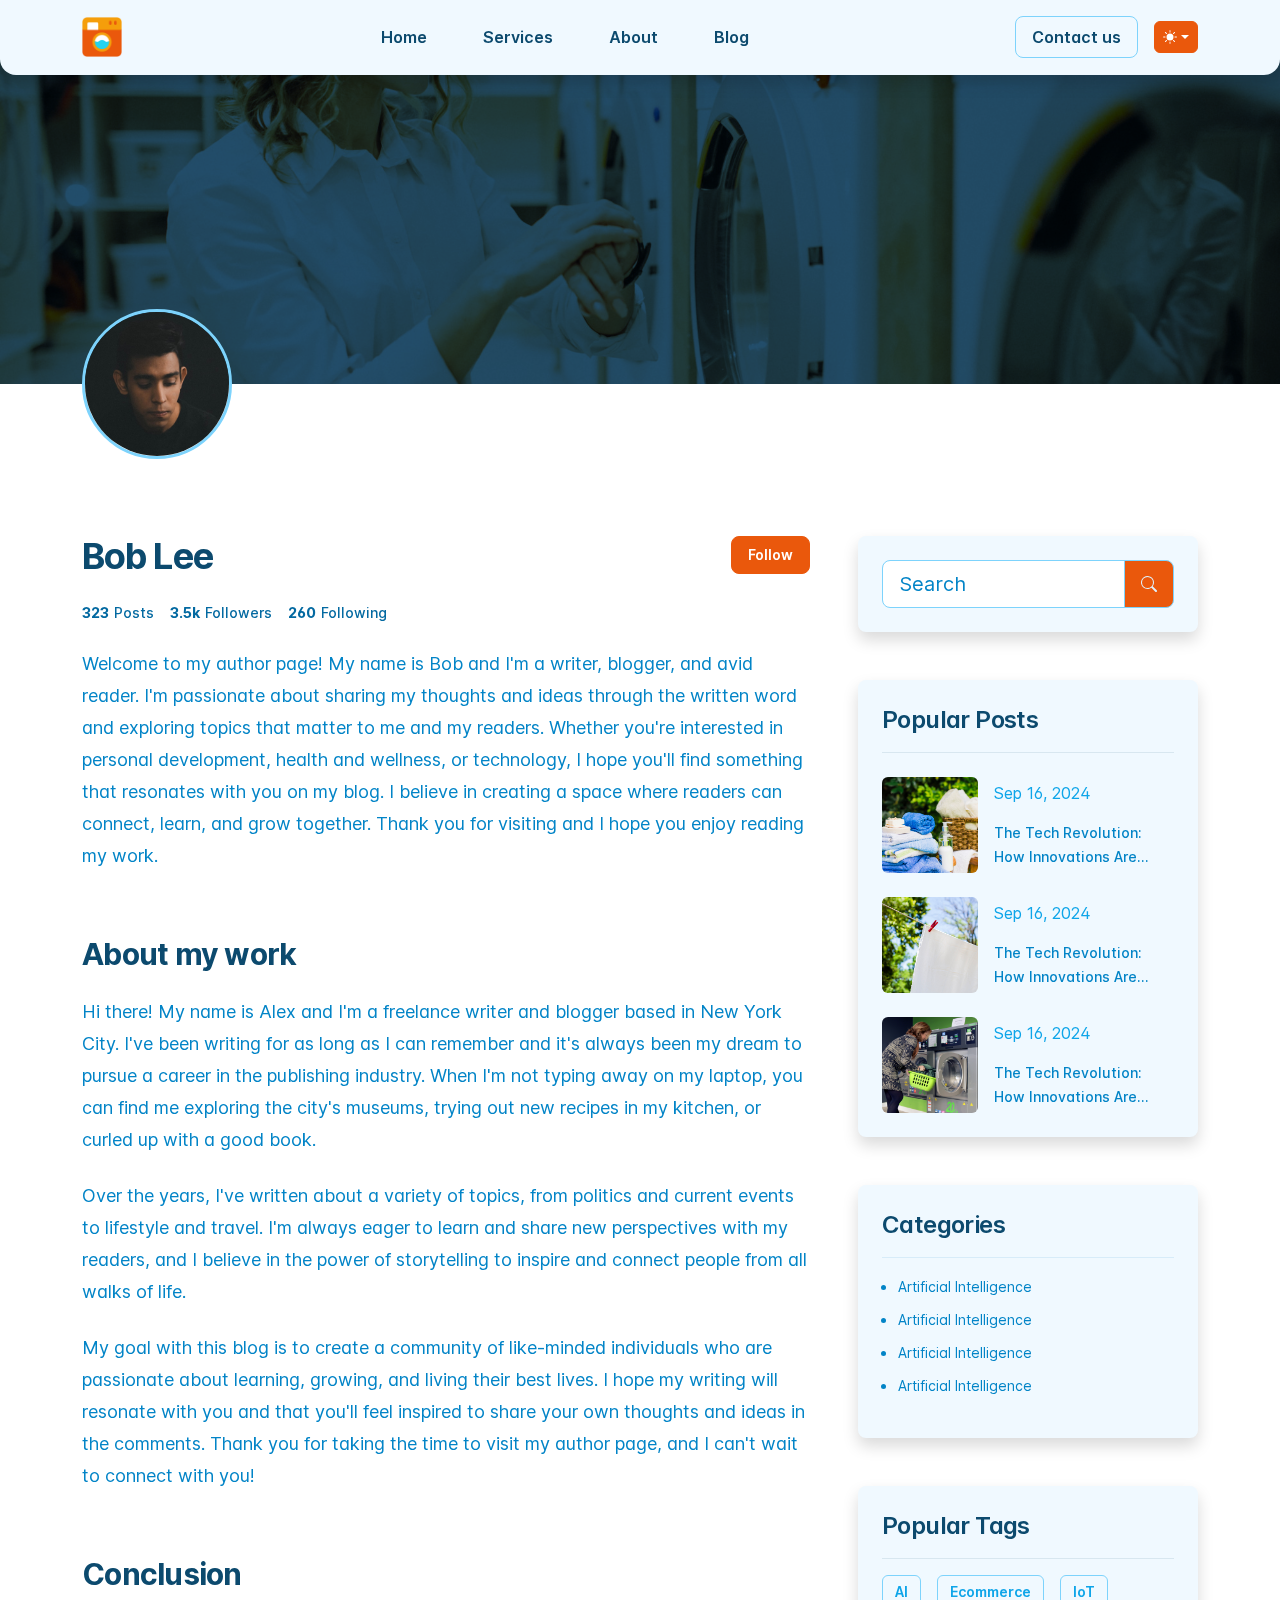
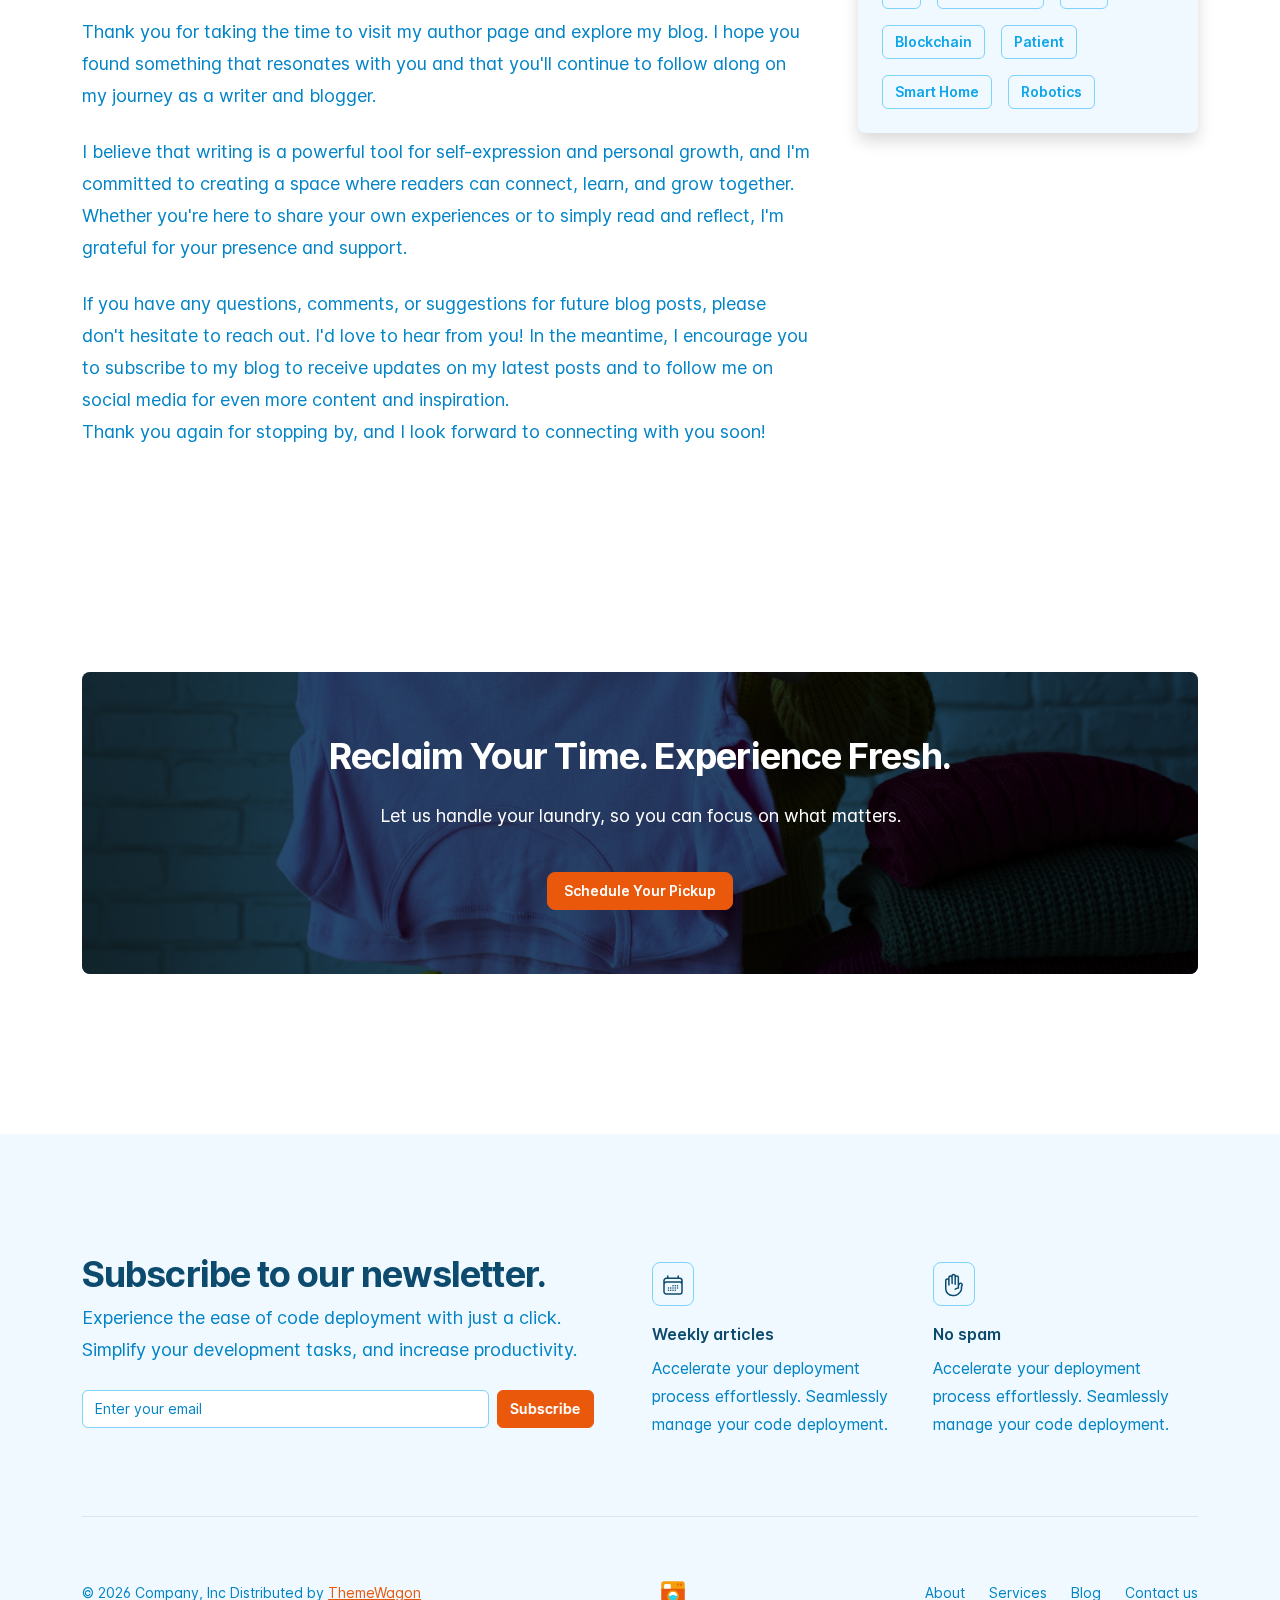
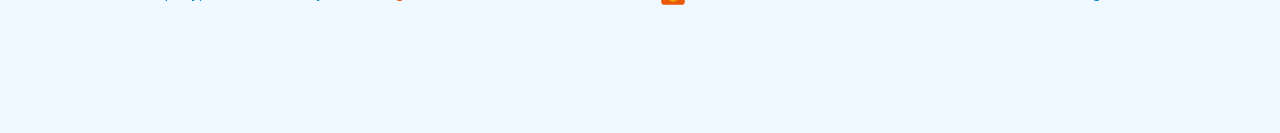
<file: blog-author.html>
<!doctype html>
<html lang="en" dir="ltr" data-bs-theme="auto">
<head>

    <!-- Include JavaScript for color modes -->
    <script src="./assets/js/color-modes.js"></script>

    <meta charset="utf-8">
    <meta name="viewport" content="width=device-width, initial-scale=1">

    <!-- Update the 'content' attribute to reflect the actual content description -->
    <meta name="description" content="your_description_goes_here">

    <!-- Modify the 'content' attribute to include appropriate keywords -->
    <meta name="keywords" content="your_keywords_goes_here">

    <meta name="author" content="tigmatemplate">
    <meta name="generator" content="Bootstrap">

    <!-- Change the text within the <title> tag to match the webpage's content -->
    <title> your_title_goes_here </title>

    <!-- 
        Set the website's favicon and Apple touch icon using the files in the assets/logo folder. You can change these files to your own icons by replacing them with the same names and sizes.

        Be careful if you change the site.webmanifest file, as you need to update the src attribute of the icons array to match the new path of your icon files. Otherwise, your icons may not display correctly on some devices. 
    -->
	<link rel="apple-touch-icon" sizes="180x180" href="./assets/logo/apple-touch-icon.png">
	<link rel="icon" type="image/png" sizes="32x32" href="./assets/logo/favicon-32x32.png">
	<link rel="icon" type="image/png" sizes="16x16" href="./assets/logo/favicon-16x16.png">
	<link rel="icon" type="image/x-icon" href="./assets/logo/favicon.ico">
	<link rel="manifest" href="./assets/logo/site.webmanifest">

    <!-- Stylesheets -->
    <link rel="stylesheet" href="./assets/libraries/glide/css/glide.core.min.css">
    <link rel="stylesheet" href="./assets/libraries/aos/aos.css">
    <link rel="stylesheet" href="./assets/css/main.min.css">
    <link rel="stylesheet" href="./assets/css/style.css">

    <!-- Open Graph Meta Tags for Social Sharing -->
    <!-- Update the 'title' and 'description' content below to enhance social sharing -->
    <meta property="og:title" content="your_title_goes_here">
    <meta property="og:description" content="your_description_goes_here">
    <!-- Update with actual absolute image URL like: https://example.com/main.jpg -->
    <meta property="og:image" content="your_absolute_image_url_goes_here">
    <!-- Update with the absolute URL of the content like: https://example.com/index.html -->
    <meta property="og:url" content="your_absolute_content_url_goes_here">
    <!-- Update with the type of object you’re sharing. (e.g., article, website, etc.) -->
    <meta property="og:type" content="website">
    <!-- Defines the content language -->
    <meta property="og:locale" content="en_US">

    
    <!-- X/Twitter Card Meta Tags for Social Sharing -->
    <meta name="twitter:card" content="summary_large_image">
    <!-- Update with your X/Twitter handle -->
    <meta name="twitter:site" content="@yourtwitterhandle"> 
    <!-- Update the 'title' and 'description' content below to enhance social sharing -->
    <meta name="twitter:title" content="your_title_goes_here"> 
    <meta name="twitter:description" content="your_description_goes_here">
    <!-- Update with actual absolute image URL like: https://example.com/main.jpg -->
    <meta name="twitter:image" content="your_absolute_image_url_goes_here"> 
    
    <!-- 
        The following line specifies the canonical URL for this page.
        Replace your_canonical_url_goes_here with the actual canonical URL if needed like: https://example.com/index.html
        Or just remove it!!!!
    -->
    <link rel="canonical" href="your_canonical_url_goes_here">

</head>
<body>


    <!-- loader-wrapper -->
    <div class="loader-wrapper">
        <div class="spinner-border text-primary p-5" role="status">
            <span class="visually-hidden">Loading...</span>
        </div>
    </div>



	<!-- header top -->
	<header class="navigation position-absolute w-100 bg-body-tertiary shadow border-bottom border-light border-opacity-10 rounded-bottom-3 rounded-bottom-sm-4">
	    <nav class="navbar navbar-expand-xl" aria-label="Offcanvas navbar large">
	        <div class="container py-1">
	            <a href="./index.html" class="navbar-brand">
	                <img src="./assets/logo/logo.png" height="40" alt="logo">
	            </a>

	            <div class="dropdown ms-3 order-last">
	                <svg xmlns="http://www.w3.org/2000/svg" class="d-none">
	                    <symbol id="check2" viewBox="0 0 16 16">
	                        <path d="M13.854 3.646a.5.5 0 0 1 0 .708l-7 7a.5.5 0 0 1-.708 0l-3.5-3.5a.5.5 0 1 1 .708-.708L6.5 10.293l6.646-6.647a.5.5 0 0 1 .708 0z"/>
	                    </symbol>
	                    <symbol id="circle-half" viewBox="0 0 16 16">
	                        <path d="M8 15A7 7 0 1 0 8 1v14zm0 1A8 8 0 1 1 8 0a8 8 0 0 1 0 16z"/>
	                    </symbol>
	                    <symbol id="moon-stars-fill" viewBox="0 0 16 16">
	                        <path d="M6 .278a.768.768 0 0 1 .08.858 7.208 7.208 0 0 0-.878 3.46c0 4.021 3.278 7.277 7.318 7.277.527 0 1.04-.055 1.533-.16a.787.787 0 0 1 .81.316.733.733 0 0 1-.031.893A8.349 8.349 0 0 1 8.344 16C3.734 16 0 12.286 0 7.71 0 4.266 2.114 1.312 5.124.06A.752.752 0 0 1 6 .278z"/>
	                        <path d="M10.794 3.148a.217.217 0 0 1 .412 0l.387 1.162c.173.518.579.924 1.097 1.097l1.162.387a.217.217 0 0 1 0 .412l-1.162.387a1.734 1.734 0 0 0-1.097 1.097l-.387 1.162a.217.217 0 0 1-.412 0l-.387-1.162A1.734 1.734 0 0 0 9.31 6.593l-1.162-.387a.217.217 0 0 1 0-.412l1.162-.387a1.734 1.734 0 0 0 1.097-1.097l.387-1.162zM13.863.099a.145.145 0 0 1 .274 0l.258.774c.115.346.386.617.732.732l.774.258a.145.145 0 0 1 0 .274l-.774.258a1.156 1.156 0 0 0-.732.732l-.258.774a.145.145 0 0 1-.274 0l-.258-.774a1.156 1.156 0 0 0-.732-.732l-.774-.258a.145.145 0 0 1 0-.274l.774-.258c.346-.115.617-.386.732-.732L13.863.1z"/>
	                    </symbol>
	                    <symbol id="sun-fill" viewBox="0 0 16 16">
	                        <path d="M8 12a4 4 0 1 0 0-8 4 4 0 0 0 0 8zM8 0a.5.5 0 0 1 .5.5v2a.5.5 0 0 1-1 0v-2A.5.5 0 0 1 8 0zm0 13a.5.5 0 0 1 .5.5v2a.5.5 0 0 1-1 0v-2A.5.5 0 0 1 8 13zm8-5a.5.5 0 0 1-.5.5h-2a.5.5 0 0 1 0-1h2a.5.5 0 0 1 .5.5zM3 8a.5.5 0 0 1-.5.5h-2a.5.5 0 0 1 0-1h2A.5.5 0 0 1 3 8zm10.657-5.657a.5.5 0 0 1 0 .707l-1.414 1.415a.5.5 0 1 1-.707-.708l1.414-1.414a.5.5 0 0 1 .707 0zm-9.193 9.193a.5.5 0 0 1 0 .707L3.05 13.657a.5.5 0 0 1-.707-.707l1.414-1.414a.5.5 0 0 1 .707 0zm9.193 2.121a.5.5 0 0 1-.707 0l-1.414-1.414a.5.5 0 0 1 .707-.707l1.414 1.414a.5.5 0 0 1 0 .707zM4.464 4.465a.5.5 0 0 1-.707 0L2.343 3.05a.5.5 0 1 1 .707-.707l1.414 1.414a.5.5 0 0 1 0 .708z"/>
	                    </symbol>
	                </svg>

	                <button class="btn btn-primary text-white btn-sm rounded dropdown-toggle d-flex align-items-center"
	                    id="bd-theme" type="button" aria-expanded="false" data-bs-toggle="dropdown"
	                    aria-label="Toggle theme (auto)">
	                    <svg fill="currentColor" class="bi my-1 theme-icon-active" width="1em" height="1em"><use href="#circle-half"></use></svg>
	                    <span class="visually-hidden" id="bd-theme-text">Toggle theme</span>
	                </button>

	                <ul class="p-1 dropdown-menu dropdown-menu-end dropdown-menu-hover end-0 rounded-3 shadow bg-body-tertiary"
	                    style="--bs-dropdown-min-width: 9rem;" aria-labelledby="bd-theme-text">

	                    <li style="color: var(--bs-tertiary-bg);">
	                        <svg xmlns="http://www.w3.org/2000/svg" width="20" height="20" fill="currentColor"
	                            class="mt-n1 d-inline-block position-absolute top-0 end-0 translate-middle" viewBox="0 0 16 16">
	                            <path class="carret-dropdown-path" d="m7.247 4.86-4.796 5.481c-.566.647-.106 1.659.753 1.659h9.592a1 1 0 0 0 .753-1.659l-4.796-5.48a1 1 0 0 0-1.506 0z"/>
	                        </svg>
	                    </li>

	                    <li>
	                        <button type="button" class="dropdown-item d-flex align-items-center rounded-1" data-bs-theme-value="light" aria-pressed="false">
	                            <svg fill="currentColor" class="bi me-2 theme-icon" width="1em" height="1em"><use href="#sun-fill"></use></svg>
	                            Light
	                            <svg fill="currentColor" class="bi ms-auto d-none active-check" width="1em" height="1em"><use href="#check2"></use></svg>
	                        </button>
	                    </li>

	                    <li>
	                        <button type="button" class="my-1 dropdown-item d-flex align-items-center rounded-1" data-bs-theme-value="dark" aria-pressed="false">
	                            <svg fill="currentColor" class="bi me-2 theme-icon" width="1em" height="1em"><use href="#moon-stars-fill"></use></svg>
	                            Dark
	                            <svg fill="currentColor" class="bi ms-auto d-none active-check" width="1em" height="1em"><use href="#check2"></use></svg>
	                        </button>
	                    </li>

	                    <li>
	                        <button type="button" class="dropdown-item d-flex align-items-center rounded-1 active" data-bs-theme-value="auto" aria-pressed="true">
	                            <svg fill="currentColor" class="bi me-2 theme-icon" width="1em" height="1em"><use href="#circle-half"></use></svg>
	                            Auto
	                            <svg fill="currentColor" class="bi ms-auto d-none active-check" width="1em" height="1em"><use href="#check2"></use></svg>
	                        </button>
	                    </li>
	                </ul>
	            </div>

	            <button class="navbar-toggler ms-auto" type="button" data-bs-toggle="offcanvas" data-bs-target="#offcanvasNavbar2" aria-controls="offcanvasNavbar2" aria-label="Toggle navigation">
	                <span class="navbar-toggler-icon"></span>
	            </button>

	            <div class="offcanvas offcanvas-end border-0 rounded-start-0 rounded-start-sm-4" tabindex="-1" id="offcanvasNavbar2" aria-labelledby="offcanvasNavbar2Label">
	                <div class="offcanvas-header" style="padding: 2rem 2rem 1.5rem 2rem;">
	                    <h5 class="offcanvas-title m-0" id="offcanvasNavbar2Label">
	                        <a class="navbar-brand" href="javascript:;">
	                            <img src="./assets/logo/logo.png" height="32" alt="logo">
	                        </a>
	                    </h5>
	                    <button type="button" class="btn-close text-body-emphasis" data-bs-dismiss="offcanvas" aria-label="Close"></button>
	                </div>

	                <div class="offcanvas-body">
	                    <ul class="navbar-nav align-items-xl-center flex-grow-1 column-gap-4 row-gap-4 row-gap-xl-2">
	                        <li class="nav-item ms-xl-auto">
	                            <a href="./index.html" class="px-3 text-body-emphasis bg-body-secondary-hover nav-link rounded-3 text-base leading-6 fw-semibold" aria-current="page">
	                                Home
	                            </a>
	                        </li>

	                        <li class="nav-item">
	                            <a href="./services.html" class="px-3 text-body-emphasis bg-body-secondary-hover nav-link rounded-3 text-base leading-6 fw-semibold">
	                                Services
	                            </a>
	                        </li>

	                        <li class="nav-item">
	                            <a href="./about.html" class="px-3 text-body-emphasis bg-body-secondary-hover nav-link rounded-3 text-base leading-6 fw-semibold">
	                                About
	                            </a>
	                        </li>

	                        <li class="nav-item">
	                            <a href="./blog.html" class="px-3 text-body-emphasis bg-body-secondary-hover nav-link rounded-3 text-base leading-6 fw-semibold">
	                                Blog 
	                            </a>
	                        </li>

	                        <li class="nav-item ms-xl-auto">
	                            <a href="./contact.html" class="px-3 text-body-emphasis bg-body-secondary-hover border nav-link rounded-3 text-base leading-6 fw-semibold text-center">
	                                Contact us
	                            </a>
	                        </li>
	                    </ul>
	                </div>
	            </div>
	        </div>
	    </nav>
	</header>



	<!-- header body -->
	<div class="overflow-hidden py-9 py-xl-10 position-relative">
	   	<img src="./assets/img/bg/bg1.jpg" class="position-absolute z-n1 top-0 h-100 w-100 object-fit-cover" alt="Meeting">

	   	<div class="position-absolute z-n1 top-0 h-100 w-100 bg-dark"
	        style="opacity: 0.85; mix-blend-mode: multiply; filter: contrast(1.15) brightness(0.85);">
	    </div>
	</div>	


	<div>
		<div class="container">
			<div class="max-w-3xl mx-auto mx-xl-0 position-relative" data-aos-delay="0" data-aos="zoom-in" data-aos-duration="1000">
				<img src="./assets/img/team/t1.jpg" height="150" width="150" alt="Author's image"
					class="object-fit-cover rounded-circle position-absolute z-1 start-0 translate-middle-y border border-3">
			</div>
		</div>
	</div>



	<div class="overflow-hidden pt-7 pb-6 py-sm-7 py-xl-8">
		<div class="container">
			<div class="row gy-5 gx-xl-5 justify-content-between">
				<div class="col-12 col-xl-8">
					<div class="max-w-3xl mx-auto mx-xl-0 mt-4">
						<div class="d-flex justify-content-between">
							<h2 class="m-0 text-body-emphasis text-4xl tracking-tight fw-bold">
								Bob Lee
							</h2>

							<div>
								<button class="btn btn-lg btn-primary px-3 text-white text-sm fw-semibold">
									Follow
								</button>
							</div>
						</div>

						<div class="d-flex my-4">
							<span class="me-3">
								<span class="text-body text-sm fw-bold">323</span>
								<span class="text-body text-sm fw-medium">Posts</span>
							</span>

							<span class="me-3">
								<span class="text-body text-sm fw-bold">3.5k</span>
								<span class="text-body text-sm fw-medium">Followers</span>
							</span>

							<span class="me-3">
								<span class="text-body text-sm fw-bold">260</span>
								<span class="text-body text-sm fw-medium">Following</span>
							</span>
						</div>

						<p class="m-0 mt-4 text-body-secondary text-lg leading-8">
							Welcome to my author page! My name is Bob and I'm a writer, blogger, and avid reader. I'm passionate about sharing my thoughts and ideas through the written word and exploring topics that matter to me and my readers. Whether you're interested in personal development, health and wellness, or technology, I hope you'll find something that resonates with you on my blog. I believe in creating a space where readers can connect, learn, and grow together. Thank you for visiting and I hope you enjoy reading my work.
						</p>

						<h2 class="m-0 mt-6 text-body-emphasis text-3xl tracking-tight fw-bold">
							About my work
						</h2>

						<p class="m-0 mt-4 text-body-secondary text-lg leading-8">
							Hi there! My name is Alex and I'm a freelance writer and blogger based in New York City. I've been writing for as long as I can remember and it's always been my dream to pursue a career in the publishing industry. When I'm not typing away on my laptop, you can find me exploring the city's museums, trying out new recipes in my kitchen, or curled up with a good book.
						</p>

						<p class="m-0 mt-4 text-body-secondary text-lg leading-8">
							Over the years, I've written about a variety of topics, from politics and current events to lifestyle and travel. I'm always eager to learn and share new perspectives with my readers, and I believe in the power of storytelling to inspire and connect people from all walks of life.
						</p>

						<p class="m-0 mt-4 text-body-secondary text-lg leading-8">
							My goal with this blog is to create a community of like-minded individuals who are passionate about learning, growing, and living their best lives. I hope my writing will resonate with you and that you'll feel inspired to share your own thoughts and ideas in the comments. Thank you for taking the time to visit my author page, and I can't wait to connect with you!
						</p>

						<h2 class="m-0 mt-6 text-body-emphasis text-3xl tracking-tight fw-bold">
							Conclusion
						</h2>

						<p class="m-0 mt-4 text-body-secondary text-lg leading-8">
							Thank you for taking the time to visit my author page and explore my blog. I hope you found something that resonates with you and that you'll continue to follow along on my journey as a writer and blogger.
						</p>

						<p class="m-0 mt-4 text-body-secondary text-lg leading-8">
							I believe that writing is a powerful tool for self-expression and personal growth, and I'm committed to creating a space where readers can connect, learn, and grow together. Whether you're here to share your own experiences or to simply read and reflect, I'm grateful for your presence and support.
						</p>

						<p class="m-0 mt-4 text-body-secondary text-lg leading-8">
							If you have any questions, comments, or suggestions for future blog posts, please don't hesitate to reach out. I'd love to hear from you! In the meantime, I encourage you to subscribe to my blog to receive updates on my latest posts and to follow me on social media for even more content and inspiration.

							<br>

							Thank you again for stopping by, and I look forward to connecting with you soon!
						</p>
					</div>
				</div>


				<!-- side bar -->
				<div class="col-12 col-xl-4">
					<div class="max-w-xl mx-auto mx-xl-0 pt-5 pt-xl-0">
						<div class="mt-4">
							<div class="p-4 shadow rounded-3 bg-body-tertiary">
								<div class="input-group flex-nowrap input-group-lg">
									<input type="text" class="form-control" placeholder="Search" aria-label="Username" aria-describedby="addon-wrapping">
									<span class="input-group-text bg-primary text-light" id="addon-wrapping">
										<svg xmlns="http://www.w3.org/2000/svg" width="16" height="16" fill="currentColor" class="bi bi-search" viewBox="0 0 16 16">
											<path d="M11.742 10.344a6.5 6.5 0 1 0-1.397 1.398h-.001c.03.04.062.078.098.115l3.85 3.85a1 1 0 0 0 1.415-1.414l-3.85-3.85a1.007 1.007 0 0 0-.115-.1zM12 6.5a5.5 5.5 0 1 1-11 0 5.5 5.5 0 0 1 11 0z"/>
										</svg>
									</span>
								</div>
							</div>
						</div>

						<div class="mt-5">
							<div class="p-4 shadow rounded-3 bg-body-tertiary">
								<h3 class="text-body-emphasis text-2xl tracking-tight fw-semibold">
									Popular Posts
								</h3>

								<hr class="text-body-emphasis opacity-10">

								<a href="javascript:;" class="d-flex align-items-center mt-4 text-body link-offset-2 link-underline link-underline-opacity-0 link-underline-opacity-25-hover">
									<div class="p-5 position-relative">
										<img src="./assets/img/bg/bg7.jpg" class="position-absolute top-0 start-0 h-100 w-100 object-fit-cover rounded" loading="lazy" alt="Meeting">
									</div>

									<div class="ps-3">
										<time datetime="2024-09-16" class="d-block text-body-tertiary">
			                                Sep 16, 2024
			                            </time>
										<h6 class="m-0 mt-3 text-body-secondary line-clamp-2 text-sm leading-6">
											The Tech Revolution: How Innovations Are Changing
										</h6>
									</div>
								</a>

								<a href="javascript:;" class="d-flex align-items-center mt-4 text-body link-offset-2 link-underline link-underline-opacity-0 link-underline-opacity-25-hover">
									<div class="p-5 position-relative">
										<img src="./assets/img/bg/bg8.jpg" class="position-absolute top-0 start-0 h-100 w-100 object-fit-cover rounded" loading="lazy" alt="Meeting">
									</div>

									<div class="ps-3">
										<time datetime="2024-09-16" class="d-block text-body-tertiary">
			                                Sep 16, 2024
			                            </time>
										<h6 class="m-0 mt-3 text-body-secondary line-clamp-2 text-sm leading-6">
											The Tech Revolution: How Innovations Are Changing
										</h6>
									</div>
								</a>

								<a href="javascript:;" class="d-flex align-items-center mt-4 text-body link-offset-2 link-underline link-underline-opacity-0 link-underline-opacity-25-hover">
									<div class="p-5 position-relative">
										<img src="./assets/img/bg/bg9.jpg" class="position-absolute top-0 start-0 h-100 w-100 object-fit-cover rounded" loading="lazy" alt="Meeting">
									</div>

									<div class="ps-3">
										<time datetime="2024-09-16" class="d-block text-body-tertiary">
			                                Sep 16, 2024
			                            </time>
										<h6 class="m-0 mt-3 text-body-secondary line-clamp-2 text-sm leading-6">
											The Tech Revolution: How Innovations Are Changing
										</h6>
									</div>
								</a>
							</div>
						</div>

						<div class="mt-5">
							<div class="p-4 shadow rounded-3 bg-body-tertiary">
								<h3 class="text-body-emphasis text-2xl tracking-tight fw-semibold">
									Categories
								</h3>

								<hr class="text-body-secondary opacity-10">

								<ul class="ps-3 text-body-secondary">
									<li class="mt-2">
										<a href="javascript:;" class="text-body-secondary link-offset-2 link-underline link-underline-opacity-0 link-underline-opacity-25-hover text-sm leading-6">
											Artificial Intelligence
										</a>
									</li>
									<li class="mt-2">
										<a href="javascript:;" class="text-body-secondary link-offset-2 link-underline link-underline-opacity-0 link-underline-opacity-25-hover text-sm leading-6">
											Artificial Intelligence
										</a>
									</li>
									<li class="mt-2">
										<a href="javascript:;" class="text-body-secondary link-offset-2 link-underline link-underline-opacity-0 link-underline-opacity-25-hover text-sm leading-6">
											Artificial Intelligence
										</a>
									</li>
									<li class="mt-2">
										<a href="javascript:;" class="text-body-secondary link-offset-2 link-underline link-underline-opacity-0 link-underline-opacity-25-hover text-sm leading-6">
											Artificial Intelligence
										</a>
									</li>
								</ul>
							</div>
						</div>

						<div class="mt-5">
							<div class="p-4 shadow rounded-3 bg-body-tertiary">
								<h3 class="text-body-emphasis text-2xl tracking-tight fw-semibold">
									Popular Tags
								</h3>
								<hr class="text-body-emphasis opacity-10">

								<div class="d-flex flex-wrap gap-3">
									<button class="btn text-body-tertiary border bg-body-secondary-hover text-sm fw-semibold">
										AI
									</button>
									<button class="btn text-body-tertiary border bg-body-secondary-hover text-sm fw-semibold">
										Ecommerce
									</button>
									<button class="btn text-body-tertiary border bg-body-secondary-hover text-sm fw-semibold">
										IoT
									</button>
									<button class="btn text-body-tertiary border bg-body-secondary-hover text-sm fw-semibold">
										Blockchain
									</button>
									<button class="btn text-body-tertiary border bg-body-secondary-hover text-sm fw-semibold">
										Patient
									</button>
									<button class="btn text-body-tertiary border bg-body-secondary-hover text-sm fw-semibold">
										Smart Home
									</button>
									<button class="btn text-body-tertiary border bg-body-secondary-hover text-sm fw-semibold">
										Robotics
									</button>
								</div>
							</div>
						</div>
					</div>
				</div>
			</div>
		</div>
	</div>



	<!-- Call to action -->
	<div class="pb-9 pt-7">
		<div class="container">
			<div class="py-6 position-relative text-white rounded-3">
				<img src="./assets/img/bg/bg10.jpg" class="position-absolute z-n1 top-0 h-100 w-100 object-fit-cover rounded-3" loading="lazy" alt="Meeting">

			   	<div class="position-absolute z-n1 top-0 h-100 w-100 bg-dark rounded-3"
			        style="opacity: 0.85; mix-blend-mode: multiply; filter: contrast(1.15) brightness(0.85);">
			    </div>

				<div class="px-6">
					<div class="mx-auto max-w-2xl">
						<h2 class="m-0 tracking-tight text-4xl fw-bold text-center">
							Reclaim Your Time. Experience Fresh.
						</h2>
						<p class="m-0 mt-4 text-lg leading-8 text-center">
							Let us handle your laundry, so you can focus on what matters.
						</p>
						<div class="mt-4 pt-3 text-center">
							<a href="javascript:;" class="btn btn-lg btn-primary text-white text-sm fw-semibold">
								Schedule Your Pickup
							</a>
						</div>
					</div>
				</div>
			</div>
		</div>
	</div>



	<footer class="overflow-hidden py-6 py-sm-7 py-xl-8 bg-body-tertiary">
	    <div class="container">
	        <div class="row gy-5">
	            <div class="col-12 col-xl-6">
	                <div class="pb-3 max-w-lg position-relative">
	                    <form method="post" target="_blank" novalidate class="mc-embedded-subscribe-form">

	                        <h2 class="text-body-emphasis leading-6 text-4xl tracking-tight fw-bold">
	                            Subscribe to our newsletter.
	                        </h2>
	                        <p class="m-0 mt-3 text-body-secondary text-lg leading-8">
	                            Experience the ease of code deployment with just a click. Simplify your development tasks, and increase productivity.
	                        </p>

	                        <div class="mt-4 mb-2 d-flex flex-column flex-sm-row w-100 gap-2 js-form-inputs">
	                            <label for="emailSubscribe1" class="visually-hidden">Email address</label>
	                            <input type="email" name="EMAIL" id="emailSubscribe1" value="" class="form-control leading-6 text-sm max-w-xl" placeholder="Enter your email">
	                            <button type="submit" name="subscribe" class="btn btn-primary text-white fw-semibold text-sm">Subscribe</button>
	                        </div>

	                        <!-- This div is related to Mailchimp integration and handled by a function in our scripts.js file, so no need to worry about it. -->
	                        <div style="position: absolute; left: -5000px;" aria-hidden="true">
	                            <input type="text" class="js-validate-robot" name="b_a4752870f583bb49a02427b3c_143fa46c21" tabindex="-1" value="">
	                        </div>

	                        <!-- response -->
	                        <div class="js-subscribe-response"></div>

	                    </form>
	                </div>
	            </div>

	            <div class="col-12 col-xl-6">
	                <div class="row row-cols-1 row-cols-sm-2 gx-3 gy-5">
	                    <div class="d-flex flex-column align-items-start">
	                        <div class="p-2 bg-body-tertiary rounded-3 border">
	                            <svg class="text-body-emphasis" width="24" height="24" fill="none" viewBox="0 0 24 24" stroke-width="1.5" stroke="currentColor" aria-hidden="true">
	                                <path stroke-linecap="round" stroke-linejoin="round" d="M6.75 3v2.25M17.25 3v2.25M3 18.75V7.5a2.25 2.25 0 012.25-2.25h13.5A2.25 2.25 0 0121 7.5v11.25m-18 0A2.25 2.25 0 005.25 21h13.5A2.25 2.25 0 0021 18.75m-18 0v-7.5A2.25 2.25 0 015.25 9h13.5A2.25 2.25 0 0121 11.25v7.5m-9-6h.008v.008H12v-.008zM12 15h.008v.008H12V15zm0 2.25h.008v.008H12v-.008zM9.75 15h.008v.008H9.75V15zm0 2.25h.008v.008H9.75v-.008zM7.5 15h.008v.008H7.5V15zm0 2.25h.008v.008H7.5v-.008zm6.75-4.5h.008v.008h-.008v-.008zm0 2.25h.008v.008h-.008V15zm0 2.25h.008v.008h-.008v-.008zm2.25-4.5h.008v.008H16.5v-.008zm0 2.25h.008v.008H16.5V15z" />
	                            </svg>
	                        </div>
	                        <div class="m-0 mt-3 text-body-emphasis fw-semibold">
	                            Weekly articles
	                        </div>
	                        <div class="m-0 mt-2 text-body-secondary leading-7">
	                            Accelerate your deployment process effortlessly. Seamlessly manage your code deployment.
	                        </div>
	                    </div>

	                    <div class="d-flex flex-column align-items-start">
	                        <div class="p-2 bg-body-tertiary rounded-3 border">
	                            <svg class="text-body-emphasis" width="24" height="24" fill="none" viewBox="0 0 24 24" stroke-width="1.5" stroke="currentColor" aria-hidden="true">
	                                <path stroke-linecap="round" stroke-linejoin="round" d="M10.05 4.575a1.575 1.575 0 10-3.15 0v3m3.15-3v-1.5a1.575 1.575 0 013.15 0v1.5m-3.15 0l.075 5.925m3.075.75V4.575m0 0a1.575 1.575 0 013.15 0V15M6.9 7.575a1.575 1.575 0 10-3.15 0v8.175a6.75 6.75 0 006.75 6.75h2.018a5.25 5.25 0 003.712-1.538l1.732-1.732a5.25 5.25 0 001.538-3.712l.003-2.024a.668.668 0 01.198-.471 1.575 1.575 0 10-2.228-2.228 3.818 3.818 0 00-1.12 2.687M6.9 7.575V12m6.27 4.318A4.49 4.49 0 0116.35 15m.002 0h-.002" />
	                            </svg>
	                        </div>
	                        <div class="m-0 mt-3 text-body-emphasis fw-semibold">
	                            No spam
	                        </div>
	                        <div class="m-0 mt-2 text-body-secondary leading-7">
	                            Accelerate your deployment process effortlessly. Seamlessly manage your code deployment.
	                        </div>
	                    </div>
	                </div>
	            </div>
	        </div>
	    </div>

	    

	    <div class="container">
	    	<hr class="my-6 text-body-emphasis opacity-10">

	        <div class="d-flex flex-column flex-xl-row gap-5 justify-content-between align-items-xl-center">
	            <div class="order-first order-xl-last">
	                <ul class="nav row gy-4 gx-sm-4 row-cols-2 row-cols-sm-auto">
	                    <li class="nav-item">
	                        <a href="./about.html" class="p-0 text-body-secondary nav-link leading-6 text-sm"> About </a>
	                    </li>
	                    <li class="nav-item">
	                        <a href="./services.html" class="p-0 text-body-secondary nav-link leading-6 text-sm"> Services </a>
	                    </li>
	                    <li class="nav-item">
	                        <a href="./blog.html" class="p-0 text-body-secondary nav-link leading-6 text-sm"> Blog </a>
	                    </li>
	                    <li class="nav-item">
	                        <a href="./contact.html" class="p-0 text-body-secondary nav-link leading-6 text-sm"> Contact us </a>
	                    </li>
	                </ul>
	            </div>

	            <div class="">
	                <a href="./index.html" class="link-body-emphasis d-flex align-items-center text-decoration-none">
	                    <img src="./assets/logo/logo.png" height="24" alt="logo" loading="lazy">
	                </a>
	            </div>

	            <div class="order-last order-xl-first">
	                <p class="mb-0 text-body-secondary leading-6 text-sm">
	                    © 
	                    <span class="current-year"></span> 
	                    Company, Inc Distributed by <a href="https://themewagon.com">ThemeWagon</a>
	                </p>
	            </div>
	        </div>
	    </div>  
	</footer>



	<!-- Back to top button -->
	<button type="button" class="btn btn-primary btn-back-to-top rounded-circle justify-content-center align-items-center p-2 text-white">
		<svg xmlns="http://www.w3.org/2000/svg" width="20" height="20" fill="currentColor" class="bi bi-caret-up-fill" viewBox="0 0 16 16"> <path d="m7.247 4.86-4.796 5.481c-.566.647-.106 1.659.753 1.659h9.592a1 1 0 0 0 .753-1.659l-4.796-5.48a1 1 0 0 0-1.506 0z"/> </svg>
	</button>



	<!-- Bootstrap JavaScript: Bundle with Popper -->
	<script src="./assets/libraries/bootstrap/js/bootstrap.bundle.min.js"></script>
	<script src="./assets/libraries/glide/glide.min.js"></script>
	<script src="./assets/libraries/aos/aos.js"></script>
	<script src="./assets/js/scripts.js"></script>



</body>
</html>
</file>
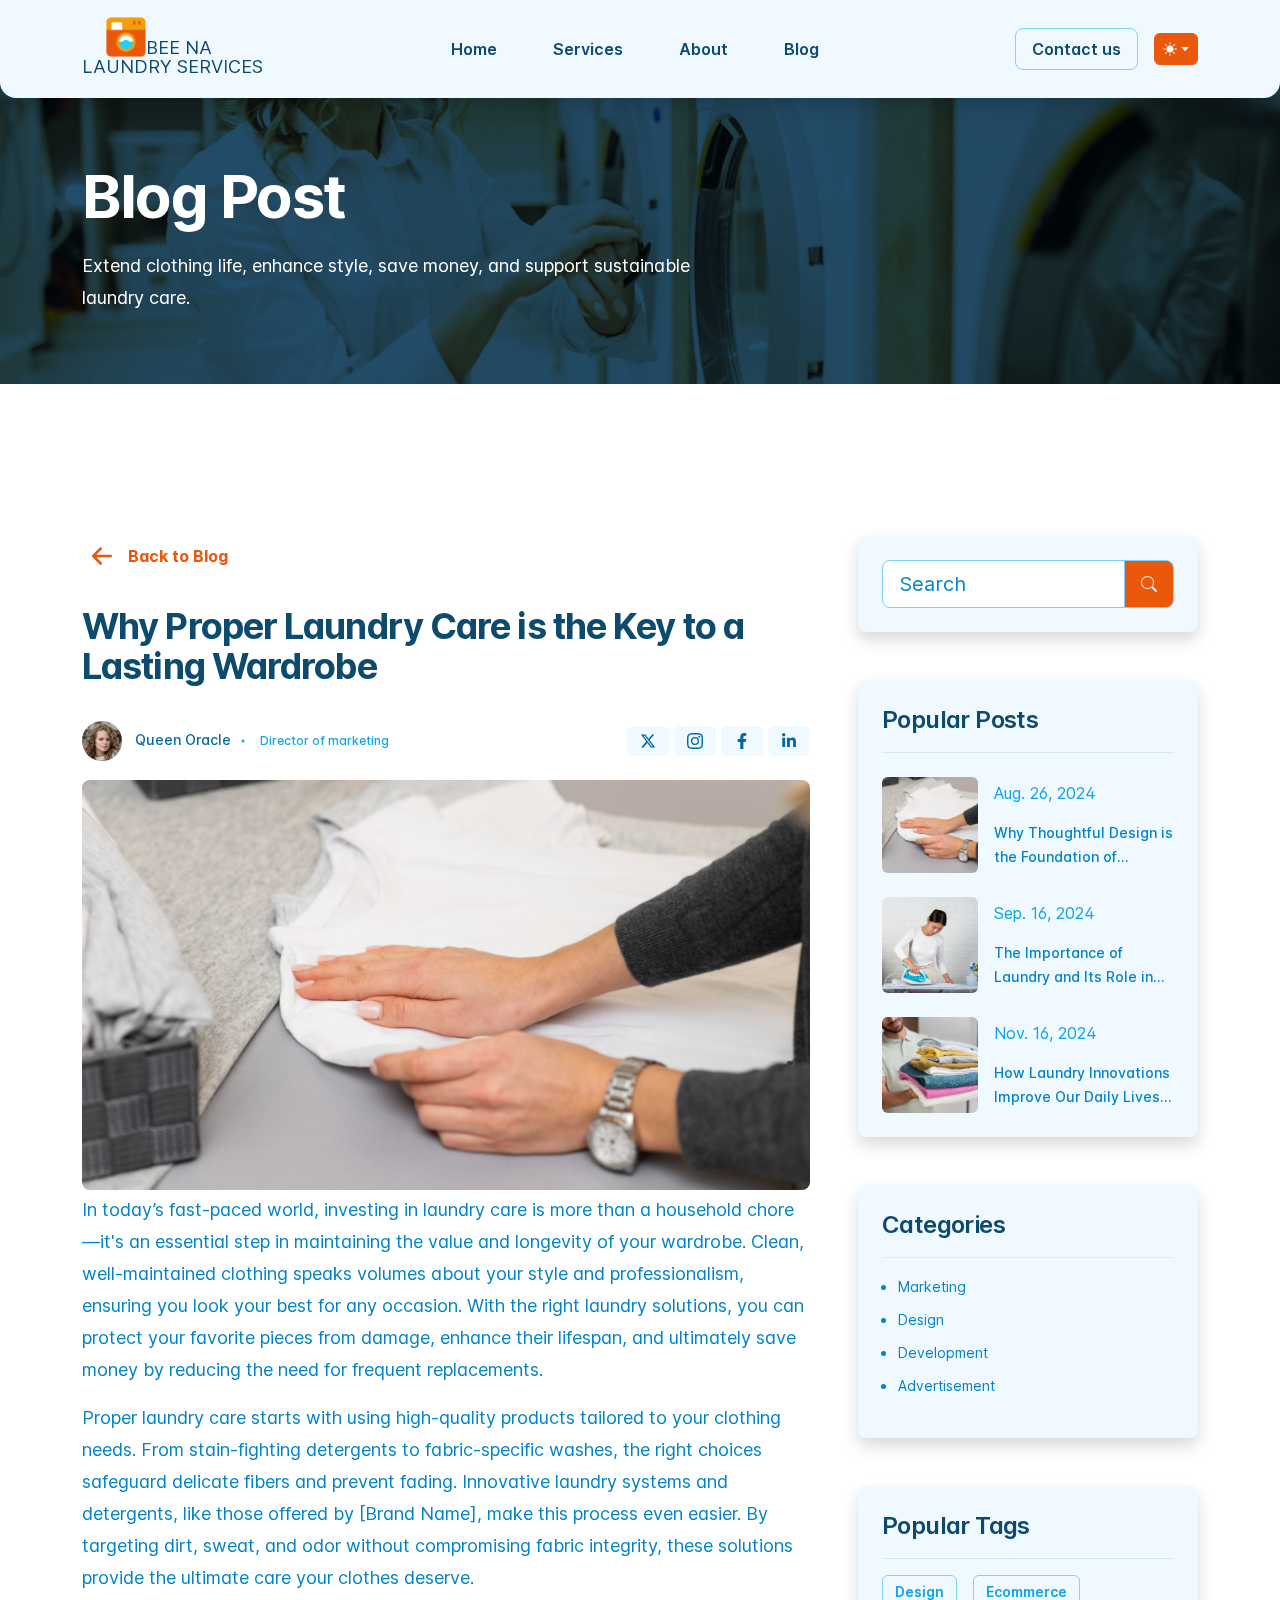
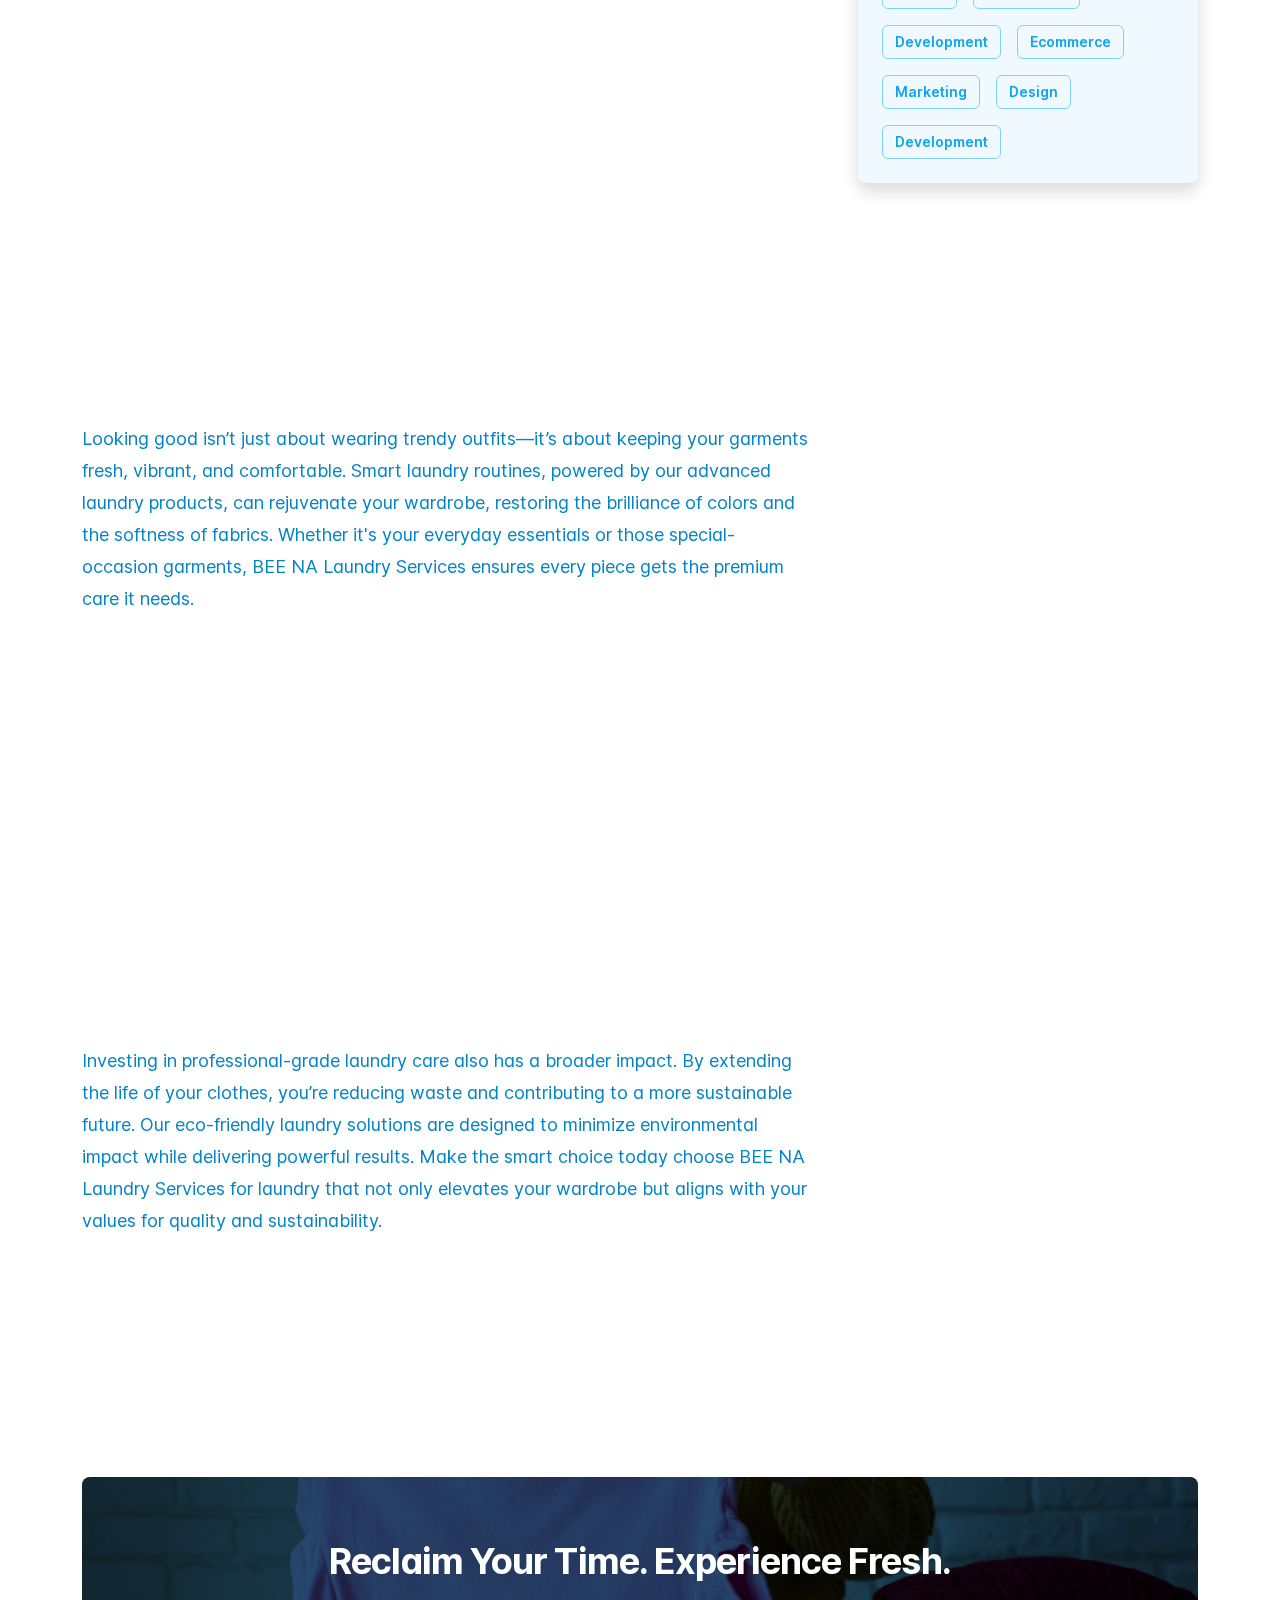
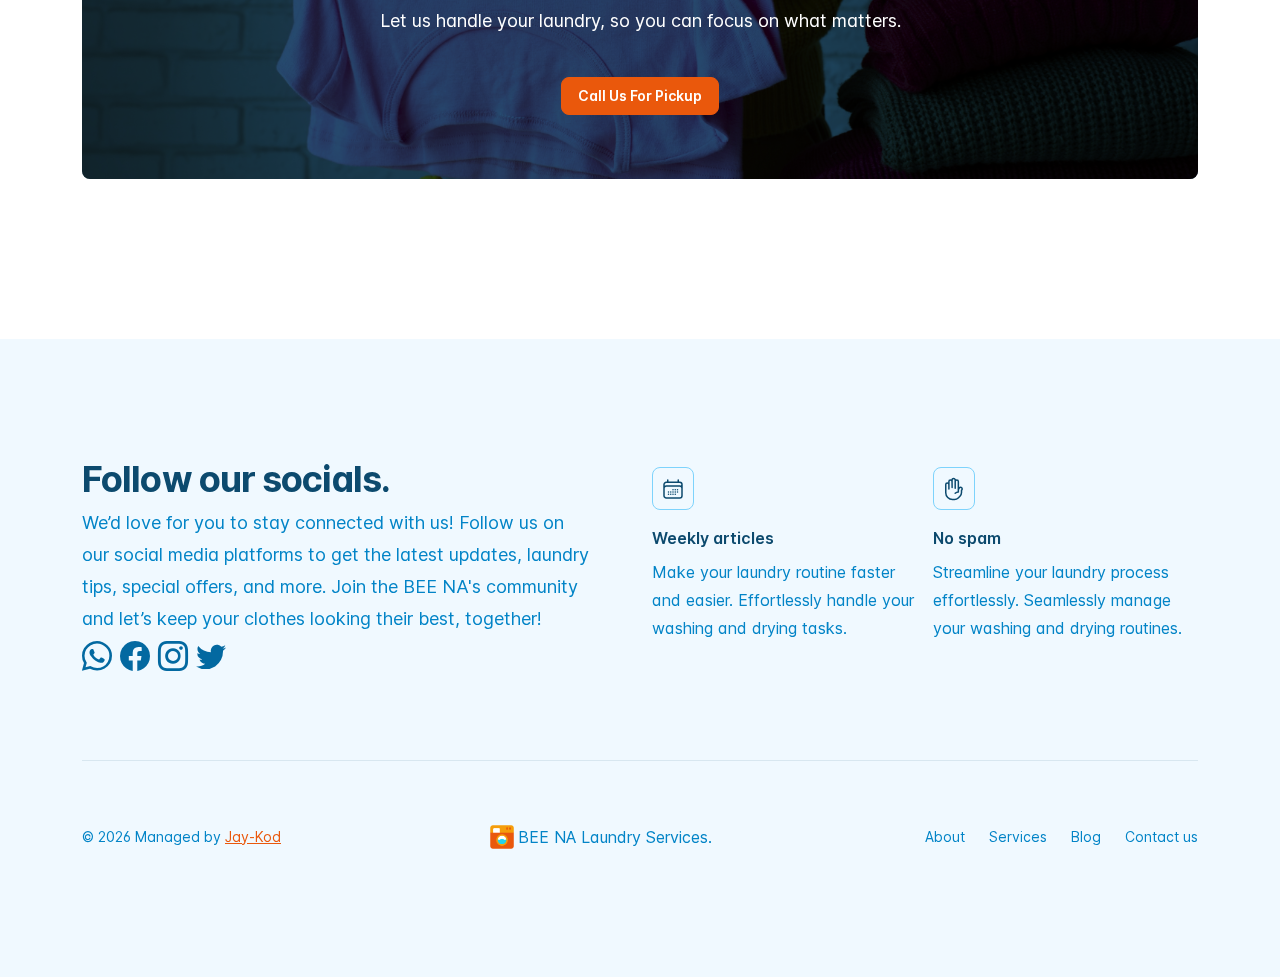
<file: blog-post-2.html>
<!doctype html>
<html lang="en" dir="ltr" data-bs-theme="auto">
<head>

    <!-- Include JavaScript for color modes -->
    <script src="./assets/js/color-modes.js"></script>

    <meta charset="utf-8">
    <meta name="viewport" content="width=device-width, initial-scale=1">

    <!-- Update the 'content' attribute to reflect the actual content description -->
    <meta name="description" content="your_description_goes_here">

    <!-- Modify the 'content' attribute to include appropriate keywords -->
    <meta name="keywords" content="your_keywords_goes_here">

    <meta name="author" content="tigmatemplate">
    <meta name="generator" content="Bootstrap">

    <!-- Change the text within the <title> tag to match the webpage's content -->
    <title> BEE NA LAUNDRY SERVICES | Wewahs and Clean | Lets make it spakle... </title>

    <!-- 
        Set the website's favicon and Apple touch icon using the files in the assets/logo folder. You can change these files to your own icons by replacing them with the same names and sizes.

        Be careful if you change the site.webmanifest file, as you need to update the src attribute of the icons array to match the new path of your icon files. Otherwise, your icons may not display correctly on some devices. 
    -->
	<link rel="apple-touch-icon" sizes="180x180" href="./assets/logo/apple-touch-icon.png">
	<link rel="icon" type="image/png" sizes="32x32" href="./assets/logo/favicon-32x32.png">
	<link rel="icon" type="image/png" sizes="16x16" href="./assets/logo/favicon-16x16.png">
	<link rel="icon" type="image/x-icon" href="./assets/logo/favicon.ico">
	<link rel="manifest" href="./assets/logo/site.webmanifest">

    <!-- Stylesheets -->
    <link rel="stylesheet" href="./assets/libraries/glide/css/glide.core.min.css">
    <link rel="stylesheet" href="./assets/libraries/aos/aos.css">
    <link rel="stylesheet" href="./assets/css/main.min.css">
    <link rel="stylesheet" href="./assets/css/style.css">
	<link href="https://cdn.jsdelivr.net/npm/bootstrap-icons/font/bootstrap-icons.css" rel="stylesheet">

    <!-- Open Graph Meta Tags for Social Sharing -->
    <!-- Update the 'title' and 'description' content below to enhance social sharing -->
    <meta property="og:title" content="BEE NA LAUNDRY SERVICES | Wewahs and Clean | Lets make it spakle...">
    <meta property="og:description" content="your_description_goes_here">
    <!-- Update with actual absolute image URL like: https://example.com/main.jpg -->
    <meta property="og:image" content="your_absolute_image_url_goes_here">
    <!-- Update with the absolute URL of the content like: https://example.com/index.html -->
    <meta property="og:url" content="your_absolute_content_url_goes_here">
    <!-- Update with the type of object you’re sharing. (e.g., article, website, etc.) -->
    <meta property="og:type" content="website">
    <!-- Defines the content language -->
    <meta property="og:locale" content="en_US">

    
    <!-- X/Twitter Card Meta Tags for Social Sharing -->
    <meta name="twitter:card" content="summary_large_image">
    <!-- Update with your X/Twitter handle -->
    <meta name="twitter:site" content="@yourtwitterhandle"> 
    <!-- Update the 'title' and 'description' content below to enhance social sharing -->
    <meta name="twitter:title" content="BEE NA LAUNDRY SERVICES | Wewahs and Clean | Lets make it spakle..."> 
    <meta name="twitter:description" content="your_description_goes_here">
    <!-- Update with actual absolute image URL like: https://example.com/main.jpg -->
    <meta name="twitter:image" content="your_absolute_image_url_goes_here"> 
    
    <!-- 
        The following line specifies the canonical URL for this page.
        Replace your_canonical_url_goes_here with the actual canonical URL if needed like: https://example.com/index.html
        Or just remove it!!!!
    -->
    <link rel="canonical" href="your_canonical_url_goes_here">

</head>
<body>


    <!-- loader-wrapper -->
    <div class="loader-wrapper">
        <div class="spinner-border text-primary p-5" role="status">
            <span class="visually-hidden">Loading...</span>
        </div>
    </div>



	<!-- header top -->
	<header class="navigation position-absolute w-100 bg-body-tertiary shadow border-bottom border-light border-opacity-10 rounded-bottom-3 rounded-bottom-sm-4">
	    <nav class="navbar navbar-expand-xl" aria-label="Offcanvas navbar large">
	        <div class="container py-1">
	            <a href="./index.html" class="navbar-brand">
	                <div style="display: flex;flex-direction: column;">
						<div class="px-4" style="font-size: 0.9em; display: flex;">
							<img style="margin-bottom: 10px;" src="./assets/logo/logo.png" height="40" alt="logo">
							<span style="display: flex; margin-top: 17px;">BEE NA</span>
						</div>
						<div style="font-size: 0.9em; display: flex; margin-top: -14px;">LAUNDRY SERVICES</div>
					</div>
	            </a>

	            <div class="dropdown ms-3 order-last">
	                <svg xmlns="http://www.w3.org/2000/svg" class="d-none">
	                    <symbol id="check2" viewBox="0 0 16 16">
	                        <path d="M13.854 3.646a.5.5 0 0 1 0 .708l-7 7a.5.5 0 0 1-.708 0l-3.5-3.5a.5.5 0 1 1 .708-.708L6.5 10.293l6.646-6.647a.5.5 0 0 1 .708 0z"/>
	                    </symbol>
	                    <symbol id="circle-half" viewBox="0 0 16 16">
	                        <path d="M8 15A7 7 0 1 0 8 1v14zm0 1A8 8 0 1 1 8 0a8 8 0 0 1 0 16z"/>
	                    </symbol>
	                    <symbol id="moon-stars-fill" viewBox="0 0 16 16">
	                        <path d="M6 .278a.768.768 0 0 1 .08.858 7.208 7.208 0 0 0-.878 3.46c0 4.021 3.278 7.277 7.318 7.277.527 0 1.04-.055 1.533-.16a.787.787 0 0 1 .81.316.733.733 0 0 1-.031.893A8.349 8.349 0 0 1 8.344 16C3.734 16 0 12.286 0 7.71 0 4.266 2.114 1.312 5.124.06A.752.752 0 0 1 6 .278z"/>
	                        <path d="M10.794 3.148a.217.217 0 0 1 .412 0l.387 1.162c.173.518.579.924 1.097 1.097l1.162.387a.217.217 0 0 1 0 .412l-1.162.387a1.734 1.734 0 0 0-1.097 1.097l-.387 1.162a.217.217 0 0 1-.412 0l-.387-1.162A1.734 1.734 0 0 0 9.31 6.593l-1.162-.387a.217.217 0 0 1 0-.412l1.162-.387a1.734 1.734 0 0 0 1.097-1.097l.387-1.162zM13.863.099a.145.145 0 0 1 .274 0l.258.774c.115.346.386.617.732.732l.774.258a.145.145 0 0 1 0 .274l-.774.258a1.156 1.156 0 0 0-.732.732l-.258.774a.145.145 0 0 1-.274 0l-.258-.774a1.156 1.156 0 0 0-.732-.732l-.774-.258a.145.145 0 0 1 0-.274l.774-.258c.346-.115.617-.386.732-.732L13.863.1z"/>
	                    </symbol>
	                    <symbol id="sun-fill" viewBox="0 0 16 16">
	                        <path d="M8 12a4 4 0 1 0 0-8 4 4 0 0 0 0 8zM8 0a.5.5 0 0 1 .5.5v2a.5.5 0 0 1-1 0v-2A.5.5 0 0 1 8 0zm0 13a.5.5 0 0 1 .5.5v2a.5.5 0 0 1-1 0v-2A.5.5 0 0 1 8 13zm8-5a.5.5 0 0 1-.5.5h-2a.5.5 0 0 1 0-1h2a.5.5 0 0 1 .5.5zM3 8a.5.5 0 0 1-.5.5h-2a.5.5 0 0 1 0-1h2A.5.5 0 0 1 3 8zm10.657-5.657a.5.5 0 0 1 0 .707l-1.414 1.415a.5.5 0 1 1-.707-.708l1.414-1.414a.5.5 0 0 1 .707 0zm-9.193 9.193a.5.5 0 0 1 0 .707L3.05 13.657a.5.5 0 0 1-.707-.707l1.414-1.414a.5.5 0 0 1 .707 0zm9.193 2.121a.5.5 0 0 1-.707 0l-1.414-1.414a.5.5 0 0 1 .707-.707l1.414 1.414a.5.5 0 0 1 0 .707zM4.464 4.465a.5.5 0 0 1-.707 0L2.343 3.05a.5.5 0 1 1 .707-.707l1.414 1.414a.5.5 0 0 1 0 .708z"/>
	                    </symbol>
	                </svg>

	                <button class="btn btn-primary text-white btn-sm rounded dropdown-toggle d-flex align-items-center"
	                    id="bd-theme" type="button" aria-expanded="false" data-bs-toggle="dropdown"
	                    aria-label="Toggle theme (auto)">
	                    <svg fill="currentColor" class="bi my-1 theme-icon-active" width="1em" height="1em"><use href="#circle-half"></use></svg>
	                    <span class="visually-hidden" id="bd-theme-text">Toggle theme</span>
	                </button>

	                <ul class="p-1 dropdown-menu dropdown-menu-end dropdown-menu-hover end-0 rounded-3 shadow bg-body-tertiary"
	                    style="--bs-dropdown-min-width: 9rem;" aria-labelledby="bd-theme-text">

	                    <li style="color: var(--bs-tertiary-bg);">
	                        <svg xmlns="http://www.w3.org/2000/svg" width="20" height="20" fill="currentColor"
	                            class="mt-n1 d-inline-block position-absolute top-0 end-0 translate-middle" viewBox="0 0 16 16">
	                            <path class="carret-dropdown-path" d="m7.247 4.86-4.796 5.481c-.566.647-.106 1.659.753 1.659h9.592a1 1 0 0 0 .753-1.659l-4.796-5.48a1 1 0 0 0-1.506 0z"/>
	                        </svg>
	                    </li>

	                    <li>
	                        <button type="button" class="dropdown-item d-flex align-items-center rounded-1" data-bs-theme-value="light" aria-pressed="false">
	                            <svg fill="currentColor" class="bi me-2 theme-icon" width="1em" height="1em"><use href="#sun-fill"></use></svg>
	                            Light
	                            <svg fill="currentColor" class="bi ms-auto d-none active-check" width="1em" height="1em"><use href="#check2"></use></svg>
	                        </button>
	                    </li>

	                    <li>
	                        <button type="button" class="my-1 dropdown-item d-flex align-items-center rounded-1" data-bs-theme-value="dark" aria-pressed="false">
	                            <svg fill="currentColor" class="bi me-2 theme-icon" width="1em" height="1em"><use href="#moon-stars-fill"></use></svg>
	                            Dark
	                            <svg fill="currentColor" class="bi ms-auto d-none active-check" width="1em" height="1em"><use href="#check2"></use></svg>
	                        </button>
	                    </li>

	                    <li>
	                        <button type="button" class="dropdown-item d-flex align-items-center rounded-1 active" data-bs-theme-value="auto" aria-pressed="true">
	                            <svg fill="currentColor" class="bi me-2 theme-icon" width="1em" height="1em"><use href="#circle-half"></use></svg>
	                            Auto
	                            <svg fill="currentColor" class="bi ms-auto d-none active-check" width="1em" height="1em"><use href="#check2"></use></svg>
	                        </button>
	                    </li>
	                </ul>
	            </div>

	            <button class="navbar-toggler ms-auto" type="button" data-bs-toggle="offcanvas" data-bs-target="#offcanvasNavbar2" aria-controls="offcanvasNavbar2" aria-label="Toggle navigation">
	                <span class="navbar-toggler-icon"></span>
	            </button>

	            <div class="offcanvas offcanvas-end border-0 rounded-start-0 rounded-start-sm-4" tabindex="-1" id="offcanvasNavbar2" aria-labelledby="offcanvasNavbar2Label">
	                <div class="offcanvas-header" style="padding: 2rem 2rem 1.5rem 2rem;">
	                    <h5 class="offcanvas-title m-0" id="offcanvasNavbar2Label">
	                        <a class="navbar-brand" href="javascript:;">
	                            <img src="./assets/logo/logo.png" height="32" alt="logo">
	                        </a>
	                    </h5>
	                    <button type="button" class="btn-close text-body-emphasis" data-bs-dismiss="offcanvas" aria-label="Close"></button>
	                </div>

	                <div class="offcanvas-body">
	                    <ul class="navbar-nav align-items-xl-center flex-grow-1 column-gap-4 row-gap-4 row-gap-xl-2">
	                        <li class="nav-item ms-xl-auto">
	                            <a href="./index.html" class="px-3 text-body-emphasis bg-body-secondary-hover nav-link rounded-3 text-base leading-6 fw-semibold" aria-current="page">
	                                Home
	                            </a>
	                        </li>

	                        <li class="nav-item">
	                            <a href="./services.html" class="px-3 text-body-emphasis bg-body-secondary-hover nav-link rounded-3 text-base leading-6 fw-semibold">
	                                Services
	                            </a>
	                        </li>

	                        <li class="nav-item">
	                            <a href="./about.html" class="px-3 text-body-emphasis bg-body-secondary-hover nav-link rounded-3 text-base leading-6 fw-semibold">
	                                About
	                            </a>
	                        </li>

	                        <li class="nav-item">
	                            <a href="./blog.html" class="px-3 text-body-emphasis bg-body-secondary-hover nav-link rounded-3 text-base leading-6 fw-semibold">
	                                Blog
	                            </a>
	                        </li>

	                        <li class="nav-item ms-xl-auto">
	                            <a href="./contact.html" class="px-3 text-body-emphasis bg-body-secondary-hover border nav-link rounded-3 text-base leading-6 fw-semibold text-center">
	                                Contact us
	                            </a>
	                        </li>
	                    </ul>
	                </div>
	            </div>
	        </div>
	    </nav>
	</header>



	<!-- header body -->
	<div class="overflow-hidden py-9 py-xl-10 position-relative">
	   	<img src="./assets/img/bg/bg1.jpg" class="position-absolute z-n1 top-0 h-100 w-100 object-fit-cover" alt="Meeting">

	   	<div class="position-absolute z-n1 top-0 h-100 w-100 bg-dark"
	        style="opacity: 0.85; mix-blend-mode: multiply; filter: contrast(1.15) brightness(0.85);">
	    </div>

	    <div class="position-absolute z-0 top-0 h-100 w-100">
		    <div class="container h-100 d-flex align-items-center">
                <div class="max-w-2xl mx-auto mx-xl-0 text-center text-xl-start">
                    <h1 class="m-0 mt-7 text-white tracking-tight text-6xl fw-bold" data-aos-delay="0" data-aos="fade" data-aos-duration="3000">
                        Blog Post
                    </h1>
                    <p class="m-0 mt-4 text-white text-lg leading-8" data-aos-delay="100" data-aos="fade" data-aos-duration="3000">
                        Extend clothing life, enhance style, save money, and support sustainable laundry care.
                    </p>
                </div>
		    </div>
	    </div>
	</div>	



	<div class="overflow-hidden py-6 py-sm-7 py-xl-8">
		<div class="container">
			<div class="row gy-5 gx-xl-5 justify-content-between">
				<div class="col-12 col-xl-8">
					<div class="max-w-3xl mx-auto mx-xl-0 mt-4">
						<a class="icon-link link-primary-emphasis icon-link-hover text-decoration-none" href="./blog.html" style="--bs-icon-link-transform: translate3d(-.125rem, 0, 0);">
							<svg xmlns="http://www.w3.org/2000/svg" width="30" height="30" fill="currentColor" class="bi fs-1 bi-arrow-left-short rtl-flip" viewBox="0 0 16 16"> <path fill-rule="evenodd" d="M12 8a.5.5 0 0 1-.5.5H5.707l2.147 2.146a.5.5 0 0 1-.708.708l-3-3a.5.5 0 0 1 0-.708l3-3a.5.5 0 1 1 .708.708L5.707 7.5H11.5a.5.5 0 0 1 .5.5z"/> </svg>

							<span class="fw-bold">
								Back to Blog
							</span>
						</a>

						<h2 class="my-4 text-body-emphasis text-4xl tracking-tight fw-bold">
							Why Proper Laundry Care is the Key to a Lasting Wardrobe
						</h2>

						<div class="d-flex justify-content-between align-items-center flex-wrap">
							<div class="mt-2">
								<img src="./assets/img/small-team/st2.jpg" height="40" width="40" class="img-fluid rounded-circle" alt="small team" loading="lazy">

								<span class="text-body text-sm fw-medium ps-2">
									Queen Oracle
								</span>

								<svg xmlns="http://www.w3.org/2000/svg" width="16" height="16" fill="currentColor" class="bi bi-dot text-body-tertiary" viewBox="0 0 16 16">
								  <path d="M8 9.5a1.5 1.5 0 1 0 0-3 1.5 1.5 0 0 0 0 3"/>
								</svg>

								<small class="ps-1 text-body-tertiary text-xs fw-medium">
									Director of marketing
								</small>
							</div>

							<div class="mt-2">
								<!-- X icon -->
								<a href="javascript:;" class="btn bg-body-tertiary bg-body-secondary-hover social my-2">
									<span class="d-flex justify-content-center align-items-center">
										<svg width="16" height="16" fill="currentColor" viewBox="0 0 24 24" aria-hidden="true"> <g> <path d="M18.244 2.25h3.308l-7.227 8.26 8.502 11.24H16.17l-5.214-6.817L4.99 21.75H1.68l7.73-8.835L1.254 2.25H8.08l4.713 6.231zm-1.161 17.52h1.833L7.084 4.126H5.117z"></path> </g> </svg>
									</span>
								</a>

								<!-- intagram icon -->
								<a href="javascript:;" class="btn bg-body-tertiary bg-body-secondary-hover social my-2">
									<span class="d-flex justify-content-center align-items-center">
										<svg xmlns="http://www.w3.org/2000/svg" width="16" height="16" fill="currentColor" viewBox="0 0 16 16"> <path d="M8 0C5.829 0 5.556.01 4.703.048 3.85.088 3.269.222 2.76.42a3.917 3.917 0 0 0-1.417.923A3.927 3.927 0 0 0 .42 2.76C.222 3.268.087 3.85.048 4.7.01 5.555 0 5.827 0 8.001c0 2.172.01 2.444.048 3.297.04.852.174 1.433.372 1.942.205.526.478.972.923 1.417.444.445.89.719 1.416.923.51.198 1.09.333 1.942.372C5.555 15.99 5.827 16 8 16s2.444-.01 3.298-.048c.851-.04 1.434-.174 1.943-.372a3.916 3.916 0 0 0 1.416-.923c.445-.445.718-.891.923-1.417.197-.509.332-1.09.372-1.942C15.99 10.445 16 10.173 16 8s-.01-2.445-.048-3.299c-.04-.851-.175-1.433-.372-1.941a3.926 3.926 0 0 0-.923-1.417A3.911 3.911 0 0 0 13.24.42c-.51-.198-1.092-.333-1.943-.372C10.443.01 10.172 0 7.998 0h.003zm-.717 1.442h.718c2.136 0 2.389.007 3.232.046.78.035 1.204.166 1.486.275.373.145.64.319.92.599.28.28.453.546.598.92.11.281.24.705.275 1.485.039.843.047 1.096.047 3.231s-.008 2.389-.047 3.232c-.035.78-.166 1.203-.275 1.485a2.47 2.47 0 0 1-.599.919c-.28.28-.546.453-.92.598-.28.11-.704.24-1.485.276-.843.038-1.096.047-3.232.047s-2.39-.009-3.233-.047c-.78-.036-1.203-.166-1.485-.276a2.478 2.478 0 0 1-.92-.598 2.48 2.48 0 0 1-.6-.92c-.109-.281-.24-.705-.275-1.485-.038-.843-.046-1.096-.046-3.233 0-2.136.008-2.388.046-3.231.036-.78.166-1.204.276-1.486.145-.373.319-.64.599-.92.28-.28.546-.453.92-.598.282-.11.705-.24 1.485-.276.738-.034 1.024-.044 2.515-.045v.002zm4.988 1.328a.96.96 0 1 0 0 1.92.96.96 0 0 0 0-1.92zm-4.27 1.122a4.109 4.109 0 1 0 0 8.217 4.109 4.109 0 0 0 0-8.217zm0 1.441a2.667 2.667 0 1 1 0 5.334 2.667 2.667 0 0 1 0-5.334z"/> </svg>
									</span>
								</a>

								<!-- facebook icon -->
								<a href="javascript:;" class="btn bg-body-tertiary bg-body-secondary-hover social my-2">
									<span class="d-flex justify-content-center align-items-center">
										<svg xmlns="http://www.w3.org/2000/svg" width="16" height="16" fill="currentColor" viewBox="0 0 320 512"> <path d="M279.14 288l14.22-92.66h-88.91v-60.13c0-25.35 12.42-50.06 52.24-50.06h40.42V6.26S260.43 0 225.36 0c-73.22 0-121.08 44.38-121.08 124.72v70.62H22.89V288h81.39v224h100.17V288z"/> </svg>
									</span>
								</a>

								<!-- linkedIn icon -->
								<a href="javascript:;" class="btn bg-body-tertiary bg-body-secondary-hover social my-2">
									<span class="d-flex justify-content-center align-items-center">
										<svg xmlns="http://www.w3.org/2000/svg" width="16" height="16" fill="currentColor" viewBox="0 0 448 512"> <path d="M100.28 448H7.4V148.9h92.88zM53.79 108.1C24.09 108.1 0 83.5 0 53.8a53.79 53.79 0 0 1 107.58 0c0 29.7-24.1 54.3-53.79 54.3zM447.9 448h-92.68V302.4c0-34.7-.7-79.2-48.29-79.2-48.29 0-55.69 37.7-55.69 76.7V448h-92.78V148.9h89.08v40.8h1.3c12.4-23.5 42.69-48.3 87.88-48.3 94 0 111.28 61.9 111.28 142.3V448z"/> </svg>
									</span>
								</a>
							</div>
						</div>

						<div class="mt-3">
	                        <div class="ratio ratio-16x9" data-aos-delay="0" data-aos="fade" data-aos-duration="3000">
	                            <img src="./assets/img/bg/bg2.jpg" class="object-fit-cover rounded-3" alt="presentation" loading="lazy">
	                        </div>
	                    </div>

						<p class="mt-1 text-body-secondary text-lg leading-8">
							In today’s fast-paced world, investing in laundry care is more than a household chore—it's an essential 
							step in maintaining the value and longevity of your wardrobe. Clean, well-maintained clothing speaks volumes 
							about your style and professionalism, ensuring you look your best for any occasion. With the right laundry 
							solutions, you can protect your favorite pieces from damage, enhance their lifespan, and ultimately save money 
							by reducing the need for frequent replacements.
						</p>

						<p class="text-body-secondary text-lg leading-8">
							Proper laundry care starts with using high-quality products tailored to your clothing needs. From stain-fighting 
							detergents to fabric-specific washes, the right choices safeguard delicate fibers and prevent fading. Innovative 
							laundry systems and detergents, like those offered by [Brand Name], make this process even easier. By targeting 
							dirt, sweat, and odor without compromising fabric integrity, these solutions provide the ultimate care your 
							clothes deserve.
						</p>
						
						<div class="mt-1">
							
							<div class="mt-1">
		                        <div class="ratio ratio-16x9" data-aos-delay="0" data-aos="fade" data-aos-duration="3000">
		                            <img src="./assets/img/bg/bg3.jpg" class="img-fluid object-fit-cover rounded-3" alt="presentation" loading="lazy">
		                        </div>
		                    </div>
						</div>
						
						<div class="mt-1">
							
							<p class="text-body-secondary text-lg leading-8">
								Looking good isn’t just about wearing trendy outfits—it’s about keeping your garments fresh, vibrant, and comfortable. 
								Smart laundry routines, powered by our advanced laundry products, can rejuvenate your wardrobe, restoring the brilliance 
								of colors and the softness of fabrics. Whether it's your everyday essentials or those special-occasion garments, 
								BEE NA Laundry Services ensures every piece gets the premium care it needs.
							</p>

							<div class="mt-1">
		                        <div class="ratio ratio-16x9" data-aos-delay="0" data-aos="fade" data-aos-duration="3000">
		                            <img src="./assets/img/bg/bg4.jpg" class="img-fluid object-fit-cover rounded-3" alt="presentation" loading="lazy">
		                        </div>
		                    </div>
						</div>

						<div class="mt-1">
							
							<p class="text-body-secondary text-lg leading-8">
								Investing in professional-grade laundry care also has a broader impact. By extending the life of your clothes, you’re 
								reducing waste and contributing to a more sustainable future. Our eco-friendly laundry solutions are designed to 
								minimize environmental impact while delivering powerful results. Make the smart choice today choose BEE NA Laundry Services for 
								laundry that not only elevates your wardrobe but aligns with your values for quality and sustainability.
							</p>
						</div>
					</div>
				</div>


				<!-- side bar -->
				<div class="col-12 col-xl-4">
					<div class="max-w-xl mx-auto mx-xl-0 pt-5 pt-xl-0">
						<div class="mt-4">
							<div class="p-4 shadow rounded-3 bg-body-tertiary">
								<div class="input-group flex-nowrap input-group-lg">
									<input type="text" class="form-control" placeholder="Search" aria-label="Username" aria-describedby="addon-wrapping">
									<span class="input-group-text bg-primary text-light" id="addon-wrapping">
										<svg xmlns="http://www.w3.org/2000/svg" width="16" height="16" fill="currentColor" class="bi bi-search" viewBox="0 0 16 16">
											<path d="M11.742 10.344a6.5 6.5 0 1 0-1.397 1.398h-.001c.03.04.062.078.098.115l3.85 3.85a1 1 0 0 0 1.415-1.414l-3.85-3.85a1.007 1.007 0 0 0-.115-.1zM12 6.5a5.5 5.5 0 1 1-11 0 5.5 5.5 0 0 1 11 0z"/>
										</svg>
									</span>
								</div>
							</div>
						</div>

						<div class="mt-5">
							<div class="p-4 shadow rounded-3 bg-body-tertiary">
								<h3 class="text-body-emphasis text-2xl tracking-tight fw-semibold">
									Popular Posts
								</h3>

								<hr class="text-body-emphasis opacity-10">

								<a href="./blog-post.html" class="d-flex align-items-center mt-4 text-body link-offset-2 link-underline link-underline-opacity-0 link-underline-opacity-25-hover" style="text-decoration: none;">
									<div class="p-5 position-relative">
										<img src="./assets/img/bg/bg2.jpg" class="position-absolute top-0 start-0 h-100 w-100 object-fit-cover rounded" loading="lazy" alt="Meeting">
									</div>

									<div class="ps-3">
										<time datetime="2024-09-16" class="d-block text-body-tertiary">
			                                Aug. 26, 2024
			                            </time>
										<h6 class="m-0 mt-3 text-body-secondary line-clamp-2 text-sm leading-6">
											Why Thoughtful Design is the Foundation of Timeless Style...
										</h6>
									</div>
								</a>

								<a href="./blog-post-2.html" class="d-flex align-items-center mt-4 text-body link-offset-2 link-underline link-underline-opacity-0 link-underline-opacity-25-hover" style="text-decoration: none;">
									<div class="p-5 position-relative">
										<img src="./assets/img/bg/bg3.jpg" class="position-absolute top-0 start-0 h-100 w-100 object-fit-cover rounded" loading="lazy" alt="Meeting">
									</div>

									<div class="ps-3">
										<time datetime="2024-09-16" class="d-block text-body-tertiary">
											Sep. 16, 2024
			                            </time>
										<h6 class="m-0 mt-3 text-body-secondary line-clamp-2 text-sm leading-6">
											The Importance of Laundry and Its Role in Preserving Clothes...
										</h6>
									</div>
								</a>

								<a href="./blog-post-3.html" class="d-flex align-items-center mt-4 text-body link-offset-2 link-underline link-underline-opacity-0 link-underline-opacity-25-hover" style="text-decoration: none;">
									<div class="p-5 position-relative">
										<img src="./assets/img/bg/bg4.jpg" class="position-absolute top-0 start-0 h-100 w-100 object-fit-cover rounded" loading="lazy" alt="Meeting">
									</div>

									<div class="ps-3">
										<time datetime="2024-09-16" class="d-block text-body-tertiary">
											Nov. 16, 2024
			                            </time>
										<h6 class="m-0 mt-3 text-body-secondary line-clamp-2 text-sm leading-6">
											How Laundry Innovations Improve Our Daily Lives...
										</h6>
									</div>
								</a>
							</div>
						</div>

						<div class="mt-5">
							<div class="p-4 shadow rounded-3 bg-body-tertiary">
								<h3 class="text-body-emphasis text-2xl tracking-tight fw-semibold">
									Categories
								</h3>

								<hr class="text-body-secondary opacity-10">

								<ul class="ps-3 text-body-secondary">
									<li class="mt-2">
										<a href="javascript:;" class="text-body-secondary link-offset-2 link-underline link-underline-opacity-0 link-underline-opacity-25-hover text-sm leading-6">
											Marketing
										</a>
									</li>
									<li class="mt-2">
										<a href="javascript:;" class="text-body-secondary link-offset-2 link-underline link-underline-opacity-0 link-underline-opacity-25-hover text-sm leading-6">
											Design
										</a>
									</li>
									<li class="mt-2">
										<a href="javascript:;" class="text-body-secondary link-offset-2 link-underline link-underline-opacity-0 link-underline-opacity-25-hover text-sm leading-6">
											Development
										</a>
									</li>
									<li class="mt-2">
										<a href="javascript:;" class="text-body-secondary link-offset-2 link-underline link-underline-opacity-0 link-underline-opacity-25-hover text-sm leading-6">
											Advertisement
										</a>
									</li>
								</ul>
							</div>
						</div>

						<div class="mt-5">
							<div class="p-4 shadow rounded-3 bg-body-tertiary">
								<h3 class="text-body-emphasis text-2xl tracking-tight fw-semibold">
									Popular Tags
								</h3>
								<hr class="text-body-emphasis opacity-10">

								<div class="d-flex flex-wrap gap-3">
									<button class="btn text-body-tertiary border bg-body-secondary-hover text-sm fw-semibold">
										Design
									</button>
									<button class="btn text-body-tertiary border bg-body-secondary-hover text-sm fw-semibold">
										Ecommerce
									</button>
									<button class="btn text-body-tertiary border bg-body-secondary-hover text-sm fw-semibold">
										Development
									</button>
									<button class="btn text-body-tertiary border bg-body-secondary-hover text-sm fw-semibold">
										Ecommerce
									</button>
									<button class="btn text-body-tertiary border bg-body-secondary-hover text-sm fw-semibold">
										Marketing
									</button>
									<button class="btn text-body-tertiary border bg-body-secondary-hover text-sm fw-semibold">
										Design
									</button>
									<button class="btn text-body-tertiary border bg-body-secondary-hover text-sm fw-semibold">
										Development
									</button>
								</div>
							</div>
						</div>
					</div>
				</div>
			</div>
		</div>
	</div>



	<!-- Call to action -->
	<div class="pb-9 pt-7">
		<div class="container">
			<div class="py-6 position-relative text-white rounded-3">
				<img src="./assets/img/bg/bg10.jpg" class="position-absolute z-n1 top-0 h-100 w-100 object-fit-cover rounded-3" loading="lazy" alt="Meeting">

			   	<div class="position-absolute z-n1 top-0 h-100 w-100 bg-dark rounded-3"
			        style="opacity: 0.85; mix-blend-mode: multiply; filter: contrast(1.15) brightness(0.85);">
			    </div>

				<div class="px-6">
					<div class="mx-auto max-w-2xl">
						<h2 class="m-0 tracking-tight text-4xl fw-bold text-center">
							Reclaim Your Time. Experience Fresh.
						</h2>
						<p class="m-0 mt-4 text-lg leading-8 text-center">
							Let us handle your laundry, so you can focus on what matters.
						</p>
						<div class="mt-4 pt-3 text-center">
							<a href="javascript:;" class="btn btn-lg btn-primary text-white text-sm fw-semibold">
								Call Us For Pickup
							</a>
						</div>
					</div>
				</div>
			</div>
		</div>
	</div>



	<footer class="overflow-hidden py-6 py-sm-7 py-xl-8 bg-body-tertiary">
	    <div class="container">
	        <div class="row gy-5">
	            <div class="col-12 col-xl-6">
	                <div class="pb-3 max-w-lg position-relative">
	                    <form method="post" target="_blank" novalidate class="mc-embedded-subscribe-form">

	                        <h2 class="text-body-emphasis leading-6 text-4xl tracking-tight fw-bold">
	                            Follow our socials.
	                        </h2>
	                        <p class="m-0 mt-3 text-body-secondary text-lg leading-8">
	                            We’d love for you to stay connected with us! Follow us on our social media platforms to get 
								the latest updates, laundry tips, special offers, and more. Join the BEE NA's community and let’s 
								keep your clothes looking their best, together!
	                        </p>

							<i class="bi bi-whatsapp" 
								style="font-size: 30px; transition: color 0.3s ease;" 
								onmouseover="this.style.color='#ea580c'" 
								onmouseout="this.style.color='#7dd3fc'">
							</i>

							<i class="bi bi-facebook" 
								style="font-size: 30px; transition: color 0.3s ease;" 
								onmouseover="this.style.color='#ea580c'" 
								onmouseout="this.style.color='#7dd3fc'">
							</i>

							<i class="bi bi-instagram" 
								style="font-size: 30px; transition: color 0.3s ease;" 
								onmouseover="this.style.color='#ea580c'" 
								onmouseout="this.style.color='#7dd3fc'">
							</i>

							<i class="bi bi-twitter" 
								style="font-size: 30px; transition: color 0.3s ease;" 
								onmouseover="this.style.color='#ea580c'" 
								onmouseout="this.style.color='#7dd3fc'">
							</i>

	                        <!-- This div is related to Mailchimp integration and handled by a function in our scripts.js file, so no need to worry about it. -->
	                        <div style="position: absolute; left: -5000px;" aria-hidden="true">
	                            <input type="text" class="js-validate-robot" name="b_a4752870f583bb49a02427b3c_143fa46c21" tabindex="-1" value="">
	                        </div>

	                        <!-- response -->
	                        <div class="js-subscribe-response"></div>

	                    </form>
	                </div>
	            </div>

	            <div class="col-12 col-xl-6">
	                <div class="row row-cols-1 row-cols-sm-2 gx-3 gy-5">
	                    <div class="d-flex flex-column align-items-start">
	                        <div class="p-2 bg-body-tertiary rounded-3 border">
	                            <svg class="text-body-emphasis" width="24" height="24" fill="none" viewBox="0 0 24 24" stroke-width="1.5" stroke="currentColor" aria-hidden="true">
	                                <path stroke-linecap="round" stroke-linejoin="round" d="M6.75 3v2.25M17.25 3v2.25M3 18.75V7.5a2.25 2.25 0 012.25-2.25h13.5A2.25 2.25 0 0121 7.5v11.25m-18 0A2.25 2.25 0 005.25 21h13.5A2.25 2.25 0 0021 18.75m-18 0v-7.5A2.25 2.25 0 015.25 9h13.5A2.25 2.25 0 0121 11.25v7.5m-9-6h.008v.008H12v-.008zM12 15h.008v.008H12V15zm0 2.25h.008v.008H12v-.008zM9.75 15h.008v.008H9.75V15zm0 2.25h.008v.008H9.75v-.008zM7.5 15h.008v.008H7.5V15zm0 2.25h.008v.008H7.5v-.008zm6.75-4.5h.008v.008h-.008v-.008zm0 2.25h.008v.008h-.008V15zm0 2.25h.008v.008h-.008v-.008zm2.25-4.5h.008v.008H16.5v-.008zm0 2.25h.008v.008H16.5V15z" />
	                            </svg>
	                        </div>
	                        <div class="m-0 mt-3 text-body-emphasis fw-semibold">
	                            Weekly articles
	                        </div>
	                        <div class="m-0 mt-2 text-body-secondary leading-7">
	                            Make your laundry routine faster and easier. 
								Effortlessly handle your washing and drying tasks.
	                        </div>
	                    </div>

	                    <div class="d-flex flex-column align-items-start">
	                        <div class="p-2 bg-body-tertiary rounded-3 border">
	                            <svg class="text-body-emphasis" width="24" height="24" fill="none" viewBox="0 0 24 24" stroke-width="1.5" stroke="currentColor" aria-hidden="true">
	                                <path stroke-linecap="round" stroke-linejoin="round" d="M10.05 4.575a1.575 1.575 0 10-3.15 0v3m3.15-3v-1.5a1.575 1.575 0 013.15 0v1.5m-3.15 0l.075 5.925m3.075.75V4.575m0 0a1.575 1.575 0 013.15 0V15M6.9 7.575a1.575 1.575 0 10-3.15 0v8.175a6.75 6.75 0 006.75 6.75h2.018a5.25 5.25 0 003.712-1.538l1.732-1.732a5.25 5.25 0 001.538-3.712l.003-2.024a.668.668 0 01.198-.471 1.575 1.575 0 10-2.228-2.228 3.818 3.818 0 00-1.12 2.687M6.9 7.575V12m6.27 4.318A4.49 4.49 0 0116.35 15m.002 0h-.002" />
	                            </svg>
	                        </div>
	                        <div class="m-0 mt-3 text-body-emphasis fw-semibold">
	                            No spam
	                        </div>
	                        <div class="m-0 mt-2 text-body-secondary leading-7">
	                            Streamline your laundry process effortlessly. 
								Seamlessly manage your washing and drying routines.
	                        </div>
	                    </div>
	                </div>
	            </div>
	        </div>
	    </div>

	    

	    <div class="container">
	    	<hr class="my-6 text-body-emphasis opacity-10">

	        <div class="d-flex flex-column flex-xl-row gap-5 justify-content-between align-items-xl-center">
	            <div class="order-first order-xl-last">
	                <ul class="nav row gy-4 gx-sm-4 row-cols-2 row-cols-sm-auto">
	                    <li class="nav-item">
	                        <a href="./about.html" class="p-0 text-body-secondary nav-link leading-6 text-sm"> About </a>
	                    </li>
	                    <li class="nav-item">
	                        <a href="./services.html" class="p-0 text-body-secondary nav-link leading-6 text-sm"> Services </a>
	                    </li>
	                    <li class="nav-item">
	                        <a href="./blog.html" class="p-0 text-body-secondary nav-link leading-6 text-sm"> Blog </a>
	                    </li>
	                    <li class="nav-item">
	                        <a href="./contact.html" class="p-0 text-body-secondary nav-link leading-6 text-sm"> Contact us </a>
	                    </li>
	                </ul>
	            </div>

	            <div class="">
	                <a href="./index.html" class="link-body-emphasis d-flex align-items-center text-decoration-none">
	                    <img src="./assets/logo/logo.png" height="24" alt="logo" loading="lazy">
						<span class="px-1 text-body-secondary">BEE NA Laundry Services.</span> 
	                </a>
	            </div>

	            <div class="order-last order-xl-first">
	                <p class="mb-0 text-body-secondary leading-6 text-sm">
	                    © 
	                    <span class="current-year"></span> 
	                    Managed by <a href="#">Jay-Kod</a>
	                </p>
	            </div>
	        </div>
	    </div>  
	</footer>



	<!-- Back to top button -->
	<button type="button" class="btn btn-primary btn-back-to-top rounded-circle justify-content-center align-items-center p-2 text-white">
		<svg xmlns="http://www.w3.org/2000/svg" width="20" height="20" fill="currentColor" class="bi bi-caret-up-fill" viewBox="0 0 16 16"> <path d="m7.247 4.86-4.796 5.481c-.566.647-.106 1.659.753 1.659h9.592a1 1 0 0 0 .753-1.659l-4.796-5.48a1 1 0 0 0-1.506 0z"/> </svg>
	</button>



	<!-- Bootstrap JavaScript: Bundle with Popper -->
	<script src="./assets/libraries/bootstrap/js/bootstrap.bundle.min.js"></script>
	<script src="./assets/libraries/glide/glide.min.js"></script>
	<script src="./assets/libraries/aos/aos.js"></script>
	<script src="./assets/js/scripts.js"></script>



</body>
</html>
</file>
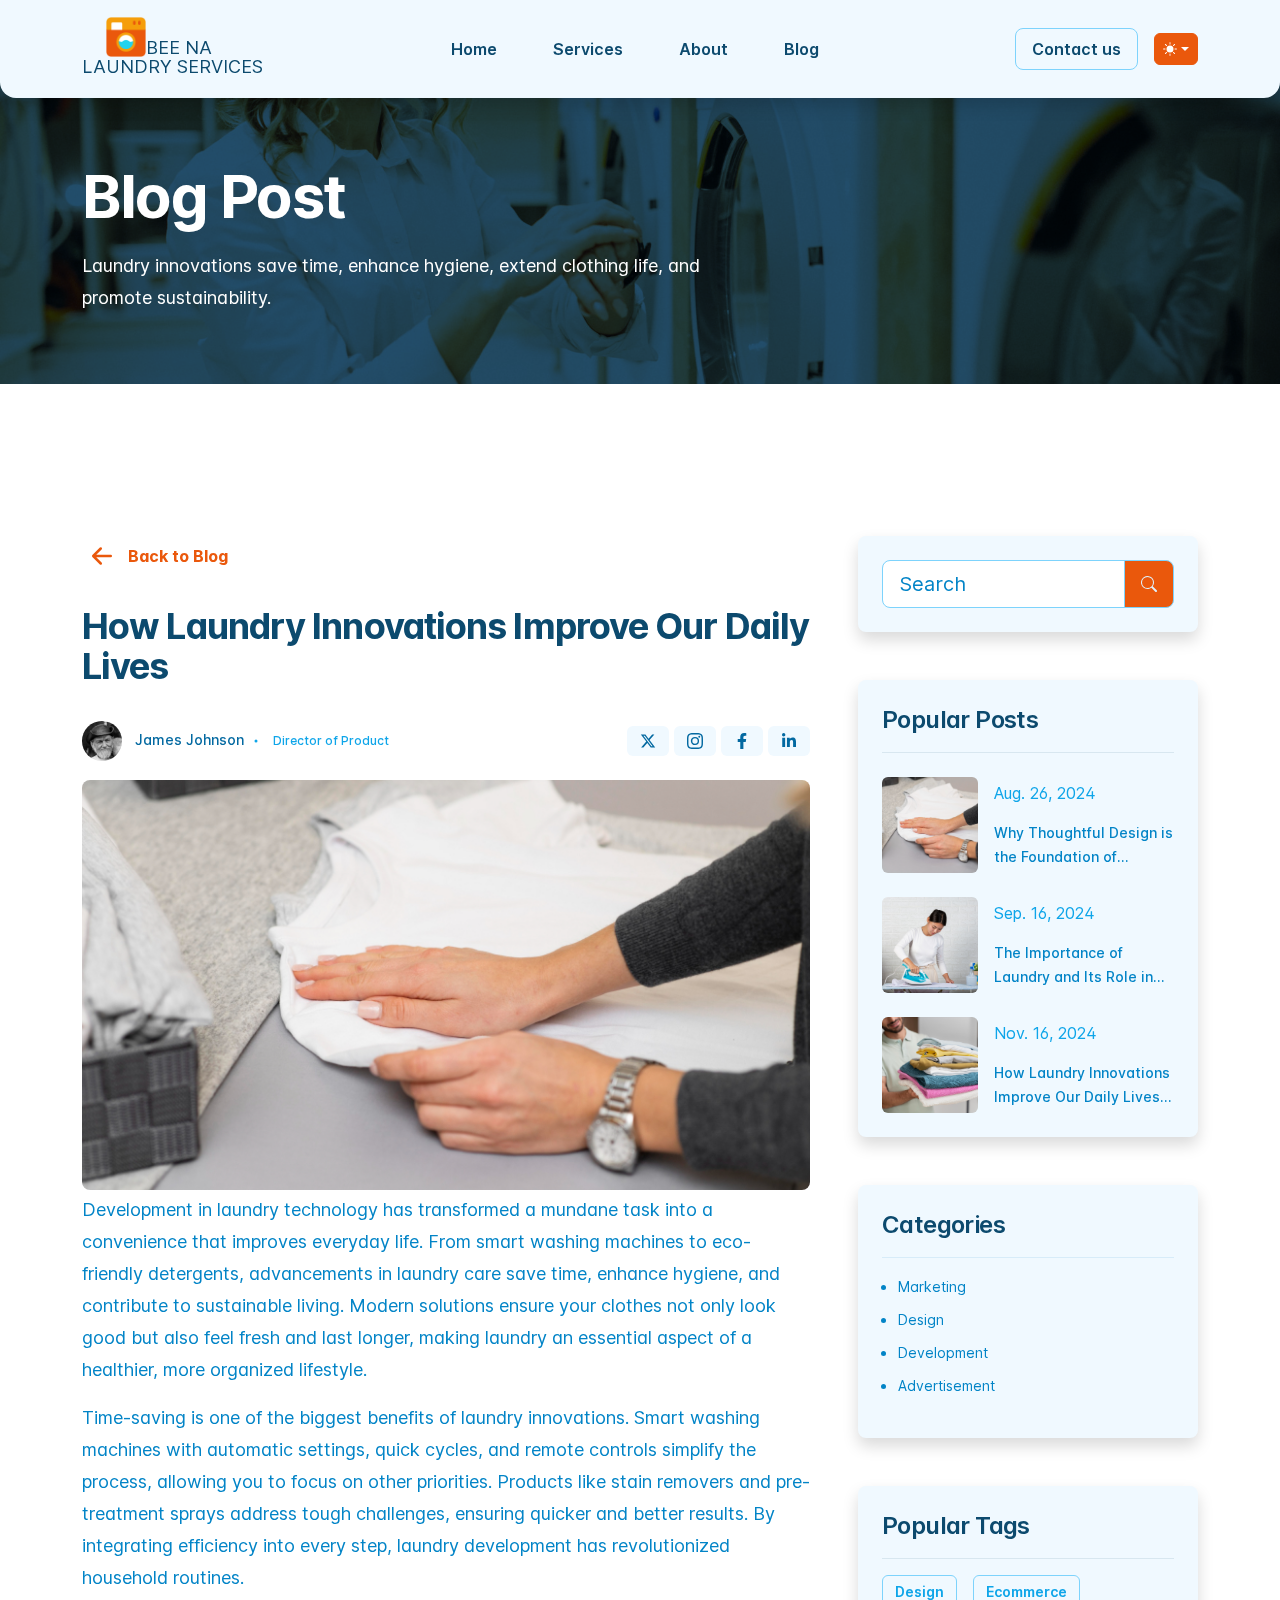
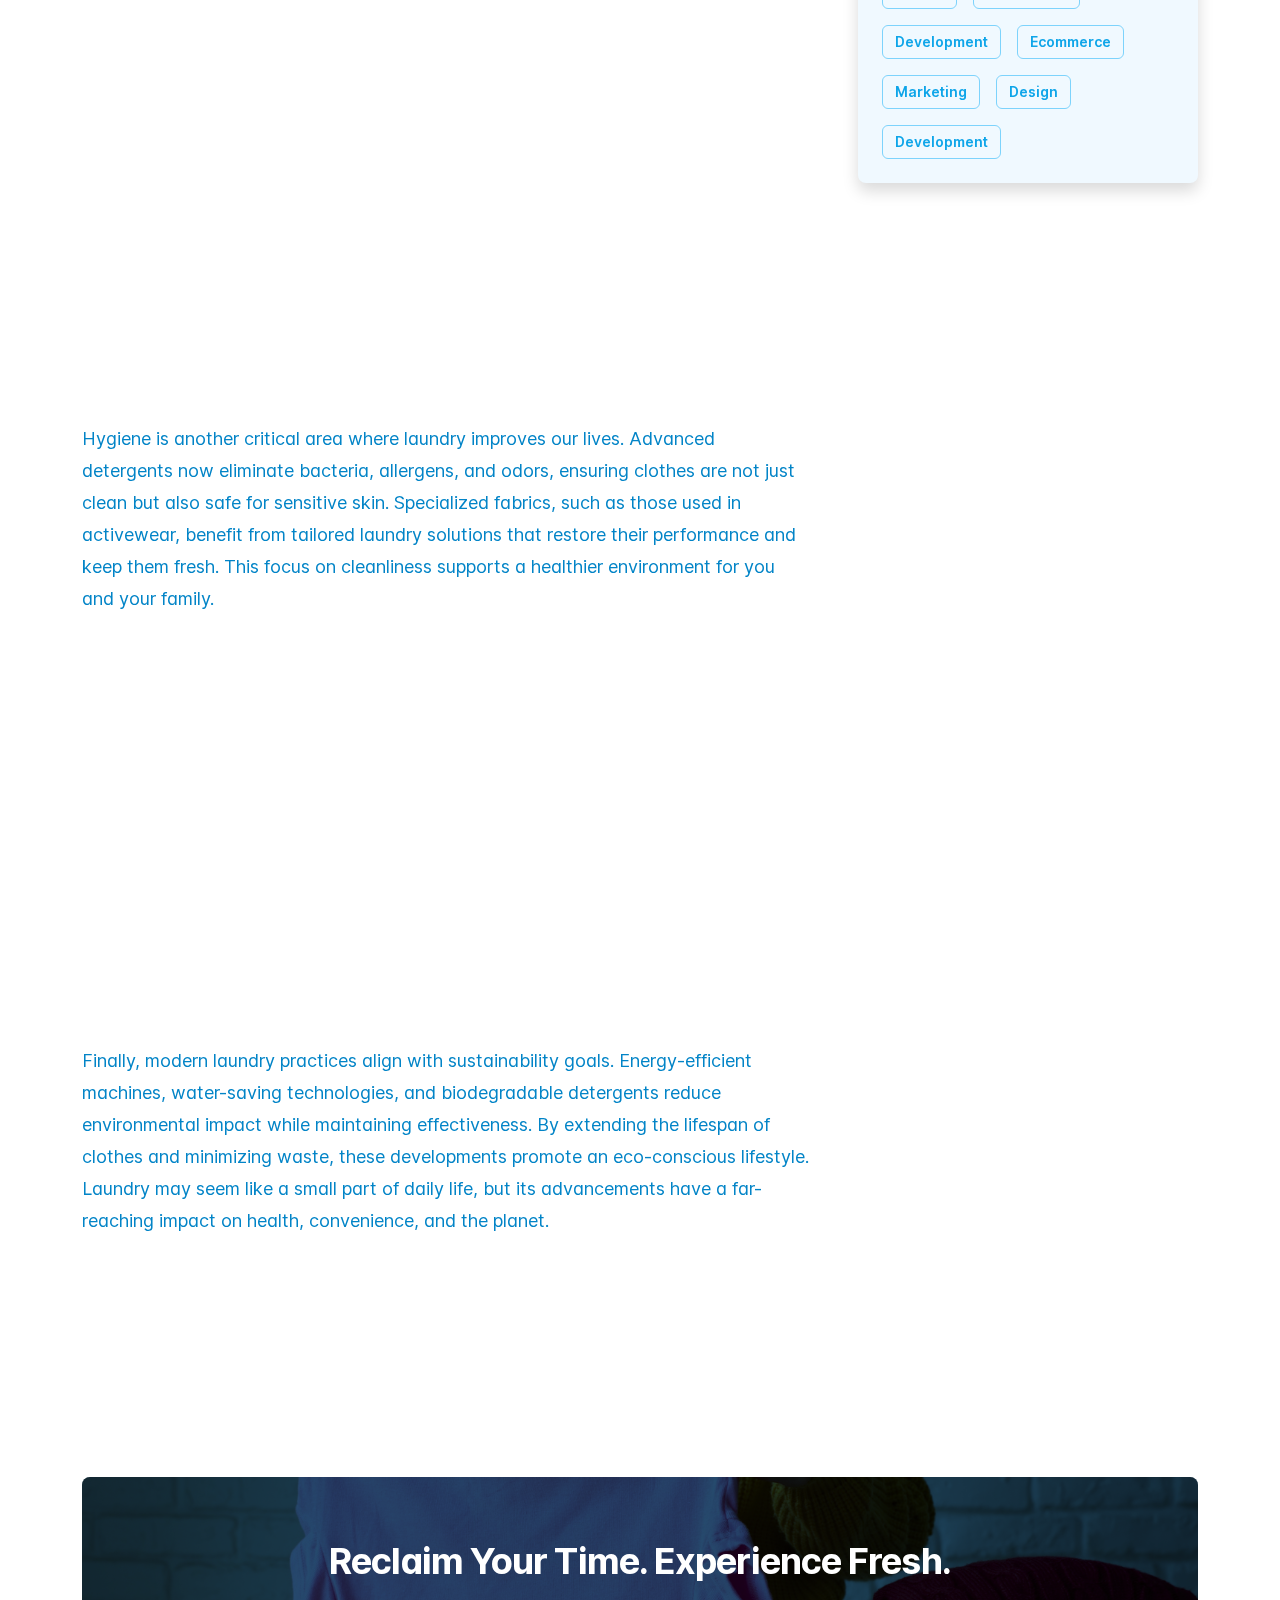
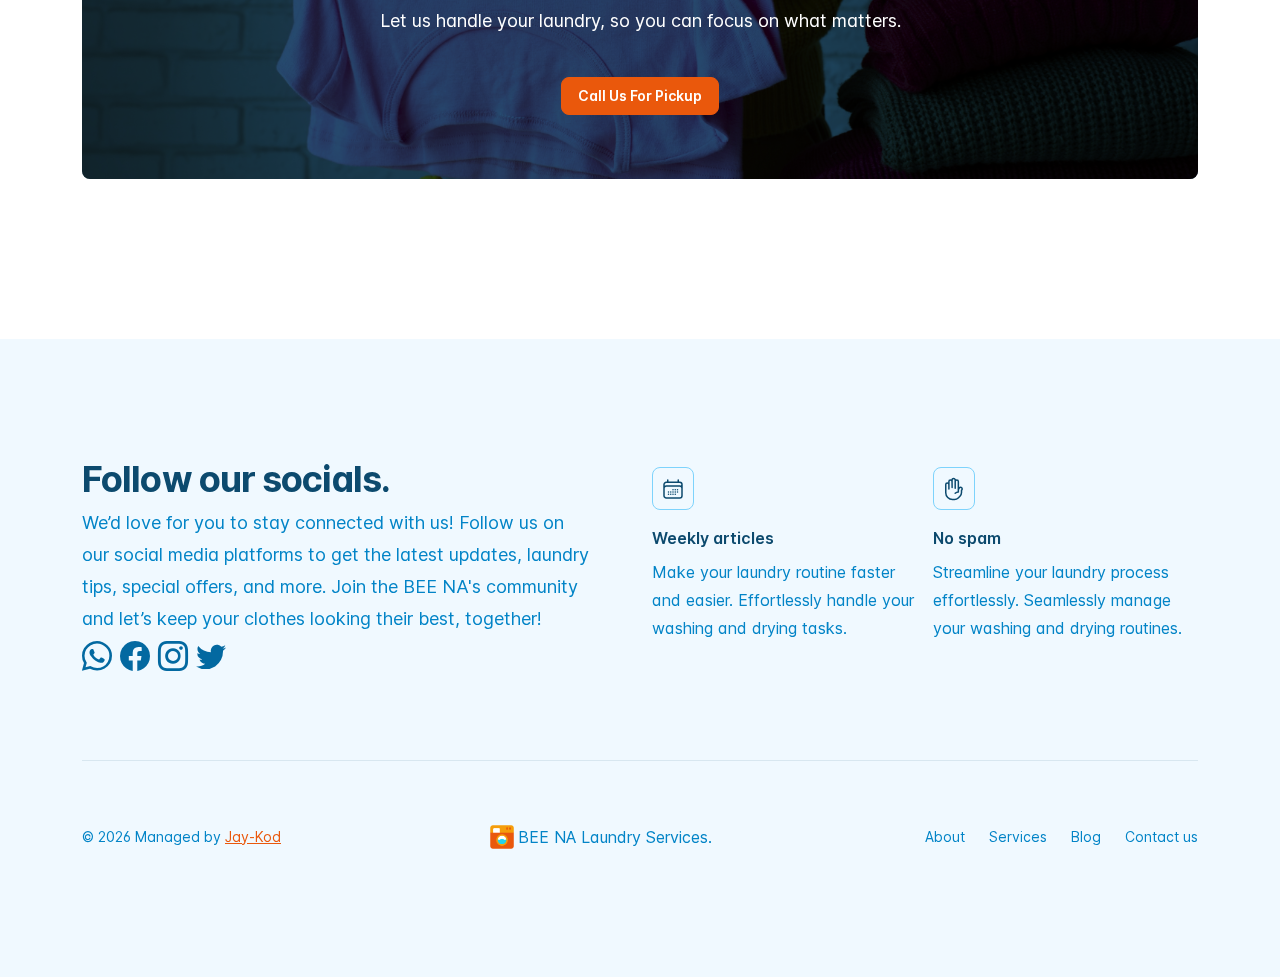
<file: blog-post-3.html>
<!doctype html>
<html lang="en" dir="ltr" data-bs-theme="auto">
<head>

    <!-- Include JavaScript for color modes -->
    <script src="./assets/js/color-modes.js"></script>

    <meta charset="utf-8">
    <meta name="viewport" content="width=device-width, initial-scale=1">

    <!-- Update the 'content' attribute to reflect the actual content description -->
    <meta name="description" content="your_description_goes_here">

    <!-- Modify the 'content' attribute to include appropriate keywords -->
    <meta name="keywords" content="your_keywords_goes_here">

    <meta name="author" content="tigmatemplate">
    <meta name="generator" content="Bootstrap">

    <!-- Change the text within the <title> tag to match the webpage's content -->
    <title> BEE NA LAUNDRY SERVICES | Wewahs and Clean | Lets make it spakle... </title>

    <!-- 
        Set the website's favicon and Apple touch icon using the files in the assets/logo folder. You can change these files to your own icons by replacing them with the same names and sizes.

        Be careful if you change the site.webmanifest file, as you need to update the src attribute of the icons array to match the new path of your icon files. Otherwise, your icons may not display correctly on some devices. 
    -->
	<link rel="apple-touch-icon" sizes="180x180" href="./assets/logo/apple-touch-icon.png">
	<link rel="icon" type="image/png" sizes="32x32" href="./assets/logo/favicon-32x32.png">
	<link rel="icon" type="image/png" sizes="16x16" href="./assets/logo/favicon-16x16.png">
	<link rel="icon" type="image/x-icon" href="./assets/logo/favicon.ico">
	<link rel="manifest" href="./assets/logo/site.webmanifest">

    <!-- Stylesheets -->
    <link rel="stylesheet" href="./assets/libraries/glide/css/glide.core.min.css">
    <link rel="stylesheet" href="./assets/libraries/aos/aos.css">
    <link rel="stylesheet" href="./assets/css/main.min.css">
    <link rel="stylesheet" href="./assets/css/style.css">
	<link href="https://cdn.jsdelivr.net/npm/bootstrap-icons/font/bootstrap-icons.css" rel="stylesheet">

    <!-- Open Graph Meta Tags for Social Sharing -->
    <!-- Update the 'title' and 'description' content below to enhance social sharing -->
    <meta property="og:title" content="BEE NA LAUNDRY SERVICES | Wewahs and Clean | Lets make it spakle...">
    <meta property="og:description" content="your_description_goes_here">
    <!-- Update with actual absolute image URL like: https://example.com/main.jpg -->
    <meta property="og:image" content="your_absolute_image_url_goes_here">
    <!-- Update with the absolute URL of the content like: https://example.com/index.html -->
    <meta property="og:url" content="your_absolute_content_url_goes_here">
    <!-- Update with the type of object you’re sharing. (e.g., article, website, etc.) -->
    <meta property="og:type" content="website">
    <!-- Defines the content language -->
    <meta property="og:locale" content="en_US">

    
    <!-- X/Twitter Card Meta Tags for Social Sharing -->
    <meta name="twitter:card" content="summary_large_image">
    <!-- Update with your X/Twitter handle -->
    <meta name="twitter:site" content="@yourtwitterhandle"> 
    <!-- Update the 'title' and 'description' content below to enhance social sharing -->
    <meta name="twitter:title" content="BEE NA LAUNDRY SERVICES | Wewahs and Clean | Lets make it spakle..."> 
    <meta name="twitter:description" content="your_description_goes_here">
    <!-- Update with actual absolute image URL like: https://example.com/main.jpg -->
    <meta name="twitter:image" content="your_absolute_image_url_goes_here"> 
    
    <!-- 
        The following line specifies the canonical URL for this page.
        Replace your_canonical_url_goes_here with the actual canonical URL if needed like: https://example.com/index.html
        Or just remove it!!!!
    -->
    <link rel="canonical" href="your_canonical_url_goes_here">

</head>
<body>


    <!-- loader-wrapper -->
    <div class="loader-wrapper">
        <div class="spinner-border text-primary p-5" role="status">
            <span class="visually-hidden">Loading...</span>
        </div>
    </div>



	<!-- header top -->
	<header class="navigation position-absolute w-100 bg-body-tertiary shadow border-bottom border-light border-opacity-10 rounded-bottom-3 rounded-bottom-sm-4">
	    <nav class="navbar navbar-expand-xl" aria-label="Offcanvas navbar large">
	        <div class="container py-1">
	            <a href="./index.html" class="navbar-brand">
	                <div style="display: flex;flex-direction: column;">
						<div class="px-4" style="font-size: 0.9em; display: flex;">
							<img style="margin-bottom: 10px;" src="./assets/logo/logo.png" height="40" alt="logo">
							<span style="display: flex; margin-top: 17px;">BEE NA</span>
						</div>
						<div style="font-size: 0.9em; display: flex; margin-top: -14px;">LAUNDRY SERVICES</div>
					</div>
	            </a>

	            <div class="dropdown ms-3 order-last">
	                <svg xmlns="http://www.w3.org/2000/svg" class="d-none">
	                    <symbol id="check2" viewBox="0 0 16 16">
	                        <path d="M13.854 3.646a.5.5 0 0 1 0 .708l-7 7a.5.5 0 0 1-.708 0l-3.5-3.5a.5.5 0 1 1 .708-.708L6.5 10.293l6.646-6.647a.5.5 0 0 1 .708 0z"/>
	                    </symbol>
	                    <symbol id="circle-half" viewBox="0 0 16 16">
	                        <path d="M8 15A7 7 0 1 0 8 1v14zm0 1A8 8 0 1 1 8 0a8 8 0 0 1 0 16z"/>
	                    </symbol>
	                    <symbol id="moon-stars-fill" viewBox="0 0 16 16">
	                        <path d="M6 .278a.768.768 0 0 1 .08.858 7.208 7.208 0 0 0-.878 3.46c0 4.021 3.278 7.277 7.318 7.277.527 0 1.04-.055 1.533-.16a.787.787 0 0 1 .81.316.733.733 0 0 1-.031.893A8.349 8.349 0 0 1 8.344 16C3.734 16 0 12.286 0 7.71 0 4.266 2.114 1.312 5.124.06A.752.752 0 0 1 6 .278z"/>
	                        <path d="M10.794 3.148a.217.217 0 0 1 .412 0l.387 1.162c.173.518.579.924 1.097 1.097l1.162.387a.217.217 0 0 1 0 .412l-1.162.387a1.734 1.734 0 0 0-1.097 1.097l-.387 1.162a.217.217 0 0 1-.412 0l-.387-1.162A1.734 1.734 0 0 0 9.31 6.593l-1.162-.387a.217.217 0 0 1 0-.412l1.162-.387a1.734 1.734 0 0 0 1.097-1.097l.387-1.162zM13.863.099a.145.145 0 0 1 .274 0l.258.774c.115.346.386.617.732.732l.774.258a.145.145 0 0 1 0 .274l-.774.258a1.156 1.156 0 0 0-.732.732l-.258.774a.145.145 0 0 1-.274 0l-.258-.774a1.156 1.156 0 0 0-.732-.732l-.774-.258a.145.145 0 0 1 0-.274l.774-.258c.346-.115.617-.386.732-.732L13.863.1z"/>
	                    </symbol>
	                    <symbol id="sun-fill" viewBox="0 0 16 16">
	                        <path d="M8 12a4 4 0 1 0 0-8 4 4 0 0 0 0 8zM8 0a.5.5 0 0 1 .5.5v2a.5.5 0 0 1-1 0v-2A.5.5 0 0 1 8 0zm0 13a.5.5 0 0 1 .5.5v2a.5.5 0 0 1-1 0v-2A.5.5 0 0 1 8 13zm8-5a.5.5 0 0 1-.5.5h-2a.5.5 0 0 1 0-1h2a.5.5 0 0 1 .5.5zM3 8a.5.5 0 0 1-.5.5h-2a.5.5 0 0 1 0-1h2A.5.5 0 0 1 3 8zm10.657-5.657a.5.5 0 0 1 0 .707l-1.414 1.415a.5.5 0 1 1-.707-.708l1.414-1.414a.5.5 0 0 1 .707 0zm-9.193 9.193a.5.5 0 0 1 0 .707L3.05 13.657a.5.5 0 0 1-.707-.707l1.414-1.414a.5.5 0 0 1 .707 0zm9.193 2.121a.5.5 0 0 1-.707 0l-1.414-1.414a.5.5 0 0 1 .707-.707l1.414 1.414a.5.5 0 0 1 0 .707zM4.464 4.465a.5.5 0 0 1-.707 0L2.343 3.05a.5.5 0 1 1 .707-.707l1.414 1.414a.5.5 0 0 1 0 .708z"/>
	                    </symbol>
	                </svg>

	                <button class="btn btn-primary text-white btn-sm rounded dropdown-toggle d-flex align-items-center"
	                    id="bd-theme" type="button" aria-expanded="false" data-bs-toggle="dropdown"
	                    aria-label="Toggle theme (auto)">
	                    <svg fill="currentColor" class="bi my-1 theme-icon-active" width="1em" height="1em"><use href="#circle-half"></use></svg>
	                    <span class="visually-hidden" id="bd-theme-text">Toggle theme</span>
	                </button>

	                <ul class="p-1 dropdown-menu dropdown-menu-end dropdown-menu-hover end-0 rounded-3 shadow bg-body-tertiary"
	                    style="--bs-dropdown-min-width: 9rem;" aria-labelledby="bd-theme-text">

	                    <li style="color: var(--bs-tertiary-bg);">
	                        <svg xmlns="http://www.w3.org/2000/svg" width="20" height="20" fill="currentColor"
	                            class="mt-n1 d-inline-block position-absolute top-0 end-0 translate-middle" viewBox="0 0 16 16">
	                            <path class="carret-dropdown-path" d="m7.247 4.86-4.796 5.481c-.566.647-.106 1.659.753 1.659h9.592a1 1 0 0 0 .753-1.659l-4.796-5.48a1 1 0 0 0-1.506 0z"/>
	                        </svg>
	                    </li>

	                    <li>
	                        <button type="button" class="dropdown-item d-flex align-items-center rounded-1" data-bs-theme-value="light" aria-pressed="false">
	                            <svg fill="currentColor" class="bi me-2 theme-icon" width="1em" height="1em"><use href="#sun-fill"></use></svg>
	                            Light
	                            <svg fill="currentColor" class="bi ms-auto d-none active-check" width="1em" height="1em"><use href="#check2"></use></svg>
	                        </button>
	                    </li>

	                    <li>
	                        <button type="button" class="my-1 dropdown-item d-flex align-items-center rounded-1" data-bs-theme-value="dark" aria-pressed="false">
	                            <svg fill="currentColor" class="bi me-2 theme-icon" width="1em" height="1em"><use href="#moon-stars-fill"></use></svg>
	                            Dark
	                            <svg fill="currentColor" class="bi ms-auto d-none active-check" width="1em" height="1em"><use href="#check2"></use></svg>
	                        </button>
	                    </li>

	                    <li>
	                        <button type="button" class="dropdown-item d-flex align-items-center rounded-1 active" data-bs-theme-value="auto" aria-pressed="true">
	                            <svg fill="currentColor" class="bi me-2 theme-icon" width="1em" height="1em"><use href="#circle-half"></use></svg>
	                            Auto
	                            <svg fill="currentColor" class="bi ms-auto d-none active-check" width="1em" height="1em"><use href="#check2"></use></svg>
	                        </button>
	                    </li>
	                </ul>
	            </div>

	            <button class="navbar-toggler ms-auto" type="button" data-bs-toggle="offcanvas" data-bs-target="#offcanvasNavbar2" aria-controls="offcanvasNavbar2" aria-label="Toggle navigation">
	                <span class="navbar-toggler-icon"></span>
	            </button>

	            <div class="offcanvas offcanvas-end border-0 rounded-start-0 rounded-start-sm-4" tabindex="-1" id="offcanvasNavbar2" aria-labelledby="offcanvasNavbar2Label">
	                <div class="offcanvas-header" style="padding: 2rem 2rem 1.5rem 2rem;">
	                    <h5 class="offcanvas-title m-0" id="offcanvasNavbar2Label">
	                        <a class="navbar-brand" href="javascript:;">
	                            <img src="./assets/logo/logo.png" height="32" alt="logo">
	                        </a>
	                    </h5>
	                    <button type="button" class="btn-close text-body-emphasis" data-bs-dismiss="offcanvas" aria-label="Close"></button>
	                </div>

	                <div class="offcanvas-body">
	                    <ul class="navbar-nav align-items-xl-center flex-grow-1 column-gap-4 row-gap-4 row-gap-xl-2">
	                        <li class="nav-item ms-xl-auto">
	                            <a href="./index.html" class="px-3 text-body-emphasis bg-body-secondary-hover nav-link rounded-3 text-base leading-6 fw-semibold" aria-current="page">
	                                Home
	                            </a>
	                        </li>

	                        <li class="nav-item">
	                            <a href="./services.html" class="px-3 text-body-emphasis bg-body-secondary-hover nav-link rounded-3 text-base leading-6 fw-semibold">
	                                Services
	                            </a>
	                        </li>

	                        <li class="nav-item">
	                            <a href="./about.html" class="px-3 text-body-emphasis bg-body-secondary-hover nav-link rounded-3 text-base leading-6 fw-semibold">
	                                About
	                            </a>
	                        </li>

	                        <li class="nav-item">
	                            <a href="./blog.html" class="px-3 text-body-emphasis bg-body-secondary-hover nav-link rounded-3 text-base leading-6 fw-semibold">
	                                Blog
	                            </a>
	                        </li>

	                        <li class="nav-item ms-xl-auto">
	                            <a href="./contact.html" class="px-3 text-body-emphasis bg-body-secondary-hover border nav-link rounded-3 text-base leading-6 fw-semibold text-center">
	                                Contact us
	                            </a>
	                        </li>
	                    </ul>
	                </div>
	            </div>
	        </div>
	    </nav>
	</header>



	<!-- header body -->
	<div class="overflow-hidden py-9 py-xl-10 position-relative">
	   	<img src="./assets/img/bg/bg1.jpg" class="position-absolute z-n1 top-0 h-100 w-100 object-fit-cover" alt="Meeting">

	   	<div class="position-absolute z-n1 top-0 h-100 w-100 bg-dark"
	        style="opacity: 0.85; mix-blend-mode: multiply; filter: contrast(1.15) brightness(0.85);">
	    </div>

	    <div class="position-absolute z-0 top-0 h-100 w-100">
		    <div class="container h-100 d-flex align-items-center">
                <div class="max-w-2xl mx-auto mx-xl-0 text-center text-xl-start">
                    <h1 class="m-0 mt-7 text-white tracking-tight text-6xl fw-bold" data-aos-delay="0" data-aos="fade" data-aos-duration="3000">
                        Blog Post
                    </h1>
                    <p class="m-0 mt-4 text-white text-lg leading-8" data-aos-delay="100" data-aos="fade" data-aos-duration="3000">
                        Laundry innovations save time, enhance hygiene, extend clothing life, and promote sustainability.
                    </p>
                </div>
		    </div>
	    </div>
	</div>	



	<div class="overflow-hidden py-6 py-sm-7 py-xl-8">
		<div class="container">
			<div class="row gy-5 gx-xl-5 justify-content-between">
				<div class="col-12 col-xl-8">
					<div class="max-w-3xl mx-auto mx-xl-0 mt-4">
						<a class="icon-link link-primary-emphasis icon-link-hover text-decoration-none" href="./blog.html" style="--bs-icon-link-transform: translate3d(-.125rem, 0, 0);">
							<svg xmlns="http://www.w3.org/2000/svg" width="30" height="30" fill="currentColor" class="bi fs-1 bi-arrow-left-short rtl-flip" viewBox="0 0 16 16"> <path fill-rule="evenodd" d="M12 8a.5.5 0 0 1-.5.5H5.707l2.147 2.146a.5.5 0 0 1-.708.708l-3-3a.5.5 0 0 1 0-.708l3-3a.5.5 0 1 1 .708.708L5.707 7.5H11.5a.5.5 0 0 1 .5.5z"/> </svg>

							<span class="fw-bold">
								Back to Blog
							</span>
						</a>

						<h2 class="my-4 text-body-emphasis text-4xl tracking-tight fw-bold">
							How Laundry Innovations Improve Our Daily Lives
						</h2>

						<div class="d-flex justify-content-between align-items-center flex-wrap">
							<div class="mt-2">
								<img src="./assets/img/small-team/st3.jpg" height="40" width="40" class="img-fluid rounded-circle" alt="small team" loading="lazy">

								<span class="text-body text-sm fw-medium ps-2">
									James Johnson
								</span>

								<svg xmlns="http://www.w3.org/2000/svg" width="16" height="16" fill="currentColor" class="bi bi-dot text-body-tertiary" viewBox="0 0 16 16">
								  <path d="M8 9.5a1.5 1.5 0 1 0 0-3 1.5 1.5 0 0 0 0 3"/>
								</svg>

								<small class="ps-1 text-body-tertiary text-xs fw-medium">
									Director of Product
								</small>
							</div>

							<div class="mt-2">
								<!-- X icon -->
								<a href="javascript:;" class="btn bg-body-tertiary bg-body-secondary-hover social my-2">
									<span class="d-flex justify-content-center align-items-center">
										<svg width="16" height="16" fill="currentColor" viewBox="0 0 24 24" aria-hidden="true"> <g> <path d="M18.244 2.25h3.308l-7.227 8.26 8.502 11.24H16.17l-5.214-6.817L4.99 21.75H1.68l7.73-8.835L1.254 2.25H8.08l4.713 6.231zm-1.161 17.52h1.833L7.084 4.126H5.117z"></path> </g> </svg>
									</span>
								</a>

								<!-- intagram icon -->
								<a href="javascript:;" class="btn bg-body-tertiary bg-body-secondary-hover social my-2">
									<span class="d-flex justify-content-center align-items-center">
										<svg xmlns="http://www.w3.org/2000/svg" width="16" height="16" fill="currentColor" viewBox="0 0 16 16"> <path d="M8 0C5.829 0 5.556.01 4.703.048 3.85.088 3.269.222 2.76.42a3.917 3.917 0 0 0-1.417.923A3.927 3.927 0 0 0 .42 2.76C.222 3.268.087 3.85.048 4.7.01 5.555 0 5.827 0 8.001c0 2.172.01 2.444.048 3.297.04.852.174 1.433.372 1.942.205.526.478.972.923 1.417.444.445.89.719 1.416.923.51.198 1.09.333 1.942.372C5.555 15.99 5.827 16 8 16s2.444-.01 3.298-.048c.851-.04 1.434-.174 1.943-.372a3.916 3.916 0 0 0 1.416-.923c.445-.445.718-.891.923-1.417.197-.509.332-1.09.372-1.942C15.99 10.445 16 10.173 16 8s-.01-2.445-.048-3.299c-.04-.851-.175-1.433-.372-1.941a3.926 3.926 0 0 0-.923-1.417A3.911 3.911 0 0 0 13.24.42c-.51-.198-1.092-.333-1.943-.372C10.443.01 10.172 0 7.998 0h.003zm-.717 1.442h.718c2.136 0 2.389.007 3.232.046.78.035 1.204.166 1.486.275.373.145.64.319.92.599.28.28.453.546.598.92.11.281.24.705.275 1.485.039.843.047 1.096.047 3.231s-.008 2.389-.047 3.232c-.035.78-.166 1.203-.275 1.485a2.47 2.47 0 0 1-.599.919c-.28.28-.546.453-.92.598-.28.11-.704.24-1.485.276-.843.038-1.096.047-3.232.047s-2.39-.009-3.233-.047c-.78-.036-1.203-.166-1.485-.276a2.478 2.478 0 0 1-.92-.598 2.48 2.48 0 0 1-.6-.92c-.109-.281-.24-.705-.275-1.485-.038-.843-.046-1.096-.046-3.233 0-2.136.008-2.388.046-3.231.036-.78.166-1.204.276-1.486.145-.373.319-.64.599-.92.28-.28.546-.453.92-.598.282-.11.705-.24 1.485-.276.738-.034 1.024-.044 2.515-.045v.002zm4.988 1.328a.96.96 0 1 0 0 1.92.96.96 0 0 0 0-1.92zm-4.27 1.122a4.109 4.109 0 1 0 0 8.217 4.109 4.109 0 0 0 0-8.217zm0 1.441a2.667 2.667 0 1 1 0 5.334 2.667 2.667 0 0 1 0-5.334z"/> </svg>
									</span>
								</a>

								<!-- facebook icon -->
								<a href="javascript:;" class="btn bg-body-tertiary bg-body-secondary-hover social my-2">
									<span class="d-flex justify-content-center align-items-center">
										<svg xmlns="http://www.w3.org/2000/svg" width="16" height="16" fill="currentColor" viewBox="0 0 320 512"> <path d="M279.14 288l14.22-92.66h-88.91v-60.13c0-25.35 12.42-50.06 52.24-50.06h40.42V6.26S260.43 0 225.36 0c-73.22 0-121.08 44.38-121.08 124.72v70.62H22.89V288h81.39v224h100.17V288z"/> </svg>
									</span>
								</a>

								<!-- linkedIn icon -->
								<a href="javascript:;" class="btn bg-body-tertiary bg-body-secondary-hover social my-2">
									<span class="d-flex justify-content-center align-items-center">
										<svg xmlns="http://www.w3.org/2000/svg" width="16" height="16" fill="currentColor" viewBox="0 0 448 512"> <path d="M100.28 448H7.4V148.9h92.88zM53.79 108.1C24.09 108.1 0 83.5 0 53.8a53.79 53.79 0 0 1 107.58 0c0 29.7-24.1 54.3-53.79 54.3zM447.9 448h-92.68V302.4c0-34.7-.7-79.2-48.29-79.2-48.29 0-55.69 37.7-55.69 76.7V448h-92.78V148.9h89.08v40.8h1.3c12.4-23.5 42.69-48.3 87.88-48.3 94 0 111.28 61.9 111.28 142.3V448z"/> </svg>
									</span>
								</a>
							</div>
						</div>

						<div class="mt-3">
	                        <div class="ratio ratio-16x9" data-aos-delay="0" data-aos="fade" data-aos-duration="3000">
	                            <img src="./assets/img/bg/bg2.jpg" class="object-fit-cover rounded-3" alt="presentation" loading="lazy">
	                        </div>
	                    </div>

						<p class="mt-1 text-body-secondary text-lg leading-8">
							Development in laundry technology has transformed a mundane task into a convenience that improves everyday life. 
							From smart washing machines to eco-friendly detergents, advancements in laundry care save time, enhance hygiene, 
							and contribute to sustainable living. Modern solutions ensure your clothes not only look good but also feel fresh 
							and last longer, making laundry an essential aspect of a healthier, more organized lifestyle.
						</p>

						<p class="text-body-secondary text-lg leading-8">
							Time-saving is one of the biggest benefits of laundry innovations. Smart washing machines with automatic settings, 
							quick cycles, and remote controls simplify the process, allowing you to focus on other priorities. Products like 
							stain removers and pre-treatment sprays address tough challenges, ensuring quicker and better results. 
							By integrating efficiency into every step, laundry development has revolutionized household routines.
						</p>
						
						<div class="mt-1">
							
							<div class="mt-1">
		                        <div class="ratio ratio-16x9" data-aos-delay="0" data-aos="fade" data-aos-duration="3000">
		                            <img src="./assets/img/bg/bg3.jpg" class="img-fluid object-fit-cover rounded-3" alt="presentation" loading="lazy">
		                        </div>
		                    </div>
						</div>
						
						<div class="mt-1">
							
							<p class="text-body-secondary text-lg leading-8">
								Hygiene is another critical area where laundry improves our lives. Advanced detergents now eliminate bacteria, 
								allergens, and odors, ensuring clothes are not just clean but also safe for sensitive skin. Specialized fabrics, 
								such as those used in activewear, benefit from tailored laundry solutions that restore their performance and keep 
								them fresh. This focus on cleanliness supports a healthier environment for you and your family.
							</p>

							<div class="mt-1">
		                        <div class="ratio ratio-16x9" data-aos-delay="0" data-aos="fade" data-aos-duration="3000">
		                            <img src="./assets/img/bg/bg4.jpg" class="img-fluid object-fit-cover rounded-3" alt="presentation" loading="lazy">
		                        </div>
		                    </div>
						</div>

						<div class="mt-1">
							
							<p class="text-body-secondary text-lg leading-8">
								Finally, modern laundry practices align with sustainability goals. Energy-efficient machines, water-saving 
								technologies, and biodegradable detergents reduce environmental impact while maintaining effectiveness. 
								By extending the lifespan of clothes and minimizing waste, these developments promote an eco-conscious lifestyle. 
								Laundry may seem like a small part of daily life, but its advancements have a far-reaching impact on health, 
								convenience, and the planet.
							</p>
						</div>
					</div>
				</div>


				<!-- side bar -->
				<div class="col-12 col-xl-4">
					<div class="max-w-xl mx-auto mx-xl-0 pt-5 pt-xl-0">
						<div class="mt-4">
							<div class="p-4 shadow rounded-3 bg-body-tertiary">
								<div class="input-group flex-nowrap input-group-lg">
									<input type="text" class="form-control" placeholder="Search" aria-label="Username" aria-describedby="addon-wrapping">
									<span class="input-group-text bg-primary text-light" id="addon-wrapping">
										<svg xmlns="http://www.w3.org/2000/svg" width="16" height="16" fill="currentColor" class="bi bi-search" viewBox="0 0 16 16">
											<path d="M11.742 10.344a6.5 6.5 0 1 0-1.397 1.398h-.001c.03.04.062.078.098.115l3.85 3.85a1 1 0 0 0 1.415-1.414l-3.85-3.85a1.007 1.007 0 0 0-.115-.1zM12 6.5a5.5 5.5 0 1 1-11 0 5.5 5.5 0 0 1 11 0z"/>
										</svg>
									</span>
								</div>
							</div>
						</div>

						<div class="mt-5">
							<div class="p-4 shadow rounded-3 bg-body-tertiary">
								<h3 class="text-body-emphasis text-2xl tracking-tight fw-semibold">
									Popular Posts
								</h3>

								<hr class="text-body-emphasis opacity-10">

								<a href="./blog-post.html" class="d-flex align-items-center mt-4 text-body link-offset-2 link-underline link-underline-opacity-0 link-underline-opacity-25-hover" style="text-decoration: none;">
									<div class="p-5 position-relative">
										<img src="./assets/img/bg/bg2.jpg" class="position-absolute top-0 start-0 h-100 w-100 object-fit-cover rounded" loading="lazy" alt="Meeting">
									</div>

									<div class="ps-3">
										<time datetime="2024-09-16" class="d-block text-body-tertiary">
			                                Aug. 26, 2024
			                            </time>
										<h6 class="m-0 mt-3 text-body-secondary line-clamp-2 text-sm leading-6">
											Why Thoughtful Design is the Foundation of Timeless Style...
										</h6>
									</div>
								</a>

								<a href="./blog-post-2.html" class="d-flex align-items-center mt-4 text-body link-offset-2 link-underline link-underline-opacity-0 link-underline-opacity-25-hover" style="text-decoration: none;">
									<div class="p-5 position-relative">
										<img src="./assets/img/bg/bg3.jpg" class="position-absolute top-0 start-0 h-100 w-100 object-fit-cover rounded" loading="lazy" alt="Meeting">
									</div>

									<div class="ps-3">
										<time datetime="2024-09-16" class="d-block text-body-tertiary">
											Sep. 16, 2024
			                            </time>
										<h6 class="m-0 mt-3 text-body-secondary line-clamp-2 text-sm leading-6">
											The Importance of Laundry and Its Role in Preserving Clothes...
										</h6>
									</div>
								</a>

								<a href="./blog-post-3.html" class="d-flex align-items-center mt-4 text-body link-offset-2 link-underline link-underline-opacity-0 link-underline-opacity-25-hover" style="text-decoration: none;">
									<div class="p-5 position-relative">
										<img src="./assets/img/bg/bg4.jpg" class="position-absolute top-0 start-0 h-100 w-100 object-fit-cover rounded" loading="lazy" alt="Meeting">
									</div>

									<div class="ps-3">
										<time datetime="2024-09-16" class="d-block text-body-tertiary">
											Nov. 16, 2024
			                            </time>
										<h6 class="m-0 mt-3 text-body-secondary line-clamp-2 text-sm leading-6">
											How Laundry Innovations Improve Our Daily Lives...
										</h6>
									</div>
								</a>
							</div>
						</div>

						<div class="mt-5">
							<div class="p-4 shadow rounded-3 bg-body-tertiary">
								<h3 class="text-body-emphasis text-2xl tracking-tight fw-semibold">
									Categories
								</h3>

								<hr class="text-body-secondary opacity-10">

								<ul class="ps-3 text-body-secondary">
									<li class="mt-2">
										<a href="javascript:;" class="text-body-secondary link-offset-2 link-underline link-underline-opacity-0 link-underline-opacity-25-hover text-sm leading-6">
											Marketing
										</a>
									</li>
									<li class="mt-2">
										<a href="javascript:;" class="text-body-secondary link-offset-2 link-underline link-underline-opacity-0 link-underline-opacity-25-hover text-sm leading-6">
											Design
										</a>
									</li>
									<li class="mt-2">
										<a href="javascript:;" class="text-body-secondary link-offset-2 link-underline link-underline-opacity-0 link-underline-opacity-25-hover text-sm leading-6">
											Development
										</a>
									</li>
									<li class="mt-2">
										<a href="javascript:;" class="text-body-secondary link-offset-2 link-underline link-underline-opacity-0 link-underline-opacity-25-hover text-sm leading-6">
											Advertisement
										</a>
									</li>
								</ul>
							</div>
						</div>

						<div class="mt-5">
							<div class="p-4 shadow rounded-3 bg-body-tertiary">
								<h3 class="text-body-emphasis text-2xl tracking-tight fw-semibold">
									Popular Tags
								</h3>
								<hr class="text-body-emphasis opacity-10">

								<div class="d-flex flex-wrap gap-3">
									<button class="btn text-body-tertiary border bg-body-secondary-hover text-sm fw-semibold">
										Design
									</button>
									<button class="btn text-body-tertiary border bg-body-secondary-hover text-sm fw-semibold">
										Ecommerce
									</button>
									<button class="btn text-body-tertiary border bg-body-secondary-hover text-sm fw-semibold">
										Development
									</button>
									<button class="btn text-body-tertiary border bg-body-secondary-hover text-sm fw-semibold">
										Ecommerce
									</button>
									<button class="btn text-body-tertiary border bg-body-secondary-hover text-sm fw-semibold">
										Marketing
									</button>
									<button class="btn text-body-tertiary border bg-body-secondary-hover text-sm fw-semibold">
										Design
									</button>
									<button class="btn text-body-tertiary border bg-body-secondary-hover text-sm fw-semibold">
										Development
									</button>
								</div>
							</div>
						</div>
					</div>
				</div>
			</div>
		</div>
	</div>



	<!-- Call to action -->
	<div class="pb-9 pt-7">
		<div class="container">
			<div class="py-6 position-relative text-white rounded-3">
				<img src="./assets/img/bg/bg10.jpg" class="position-absolute z-n1 top-0 h-100 w-100 object-fit-cover rounded-3" loading="lazy" alt="Meeting">

			   	<div class="position-absolute z-n1 top-0 h-100 w-100 bg-dark rounded-3"
			        style="opacity: 0.85; mix-blend-mode: multiply; filter: contrast(1.15) brightness(0.85);">
			    </div>

				<div class="px-6">
					<div class="mx-auto max-w-2xl">
						<h2 class="m-0 tracking-tight text-4xl fw-bold text-center">
							Reclaim Your Time. Experience Fresh.
						</h2>
						<p class="m-0 mt-4 text-lg leading-8 text-center">
							Let us handle your laundry, so you can focus on what matters.
						</p>
						<div class="mt-4 pt-3 text-center">
							<a href="javascript:;" class="btn btn-lg btn-primary text-white text-sm fw-semibold">
								Call Us For Pickup
							</a>
						</div>
					</div>
				</div>
			</div>
		</div>
	</div>



	<footer class="overflow-hidden py-6 py-sm-7 py-xl-8 bg-body-tertiary">
	    <div class="container">
	        <div class="row gy-5">
	            <div class="col-12 col-xl-6">
	                <div class="pb-3 max-w-lg position-relative">
	                    <form method="post" target="_blank" novalidate class="mc-embedded-subscribe-form">

	                        <h2 class="text-body-emphasis leading-6 text-4xl tracking-tight fw-bold">
	                            Follow our socials.
	                        </h2>
	                        <p class="m-0 mt-3 text-body-secondary text-lg leading-8">
	                            We’d love for you to stay connected with us! Follow us on our social media platforms to get 
								the latest updates, laundry tips, special offers, and more. Join the BEE NA's community and let’s 
								keep your clothes looking their best, together!
	                        </p>

							<i class="bi bi-whatsapp" 
								style="font-size: 30px; transition: color 0.3s ease;" 
								onmouseover="this.style.color='#ea580c'" 
								onmouseout="this.style.color='#7dd3fc'">
							</i>

							<i class="bi bi-facebook" 
								style="font-size: 30px; transition: color 0.3s ease;" 
								onmouseover="this.style.color='#ea580c'" 
								onmouseout="this.style.color='#7dd3fc'">
							</i>

							<i class="bi bi-instagram" 
								style="font-size: 30px; transition: color 0.3s ease;" 
								onmouseover="this.style.color='#ea580c'" 
								onmouseout="this.style.color='#7dd3fc'">
							</i>

							<i class="bi bi-twitter" 
								style="font-size: 30px; transition: color 0.3s ease;" 
								onmouseover="this.style.color='#ea580c'" 
								onmouseout="this.style.color='#7dd3fc'">
							</i>

	                        <!-- This div is related to Mailchimp integration and handled by a function in our scripts.js file, so no need to worry about it. -->
	                        <div style="position: absolute; left: -5000px;" aria-hidden="true">
	                            <input type="text" class="js-validate-robot" name="b_a4752870f583bb49a02427b3c_143fa46c21" tabindex="-1" value="">
	                        </div>

	                        <!-- response -->
	                        <div class="js-subscribe-response"></div>

	                    </form>
	                </div>
	            </div>

	            <div class="col-12 col-xl-6">
	                <div class="row row-cols-1 row-cols-sm-2 gx-3 gy-5">
	                    <div class="d-flex flex-column align-items-start">
	                        <div class="p-2 bg-body-tertiary rounded-3 border">
	                            <svg class="text-body-emphasis" width="24" height="24" fill="none" viewBox="0 0 24 24" stroke-width="1.5" stroke="currentColor" aria-hidden="true">
	                                <path stroke-linecap="round" stroke-linejoin="round" d="M6.75 3v2.25M17.25 3v2.25M3 18.75V7.5a2.25 2.25 0 012.25-2.25h13.5A2.25 2.25 0 0121 7.5v11.25m-18 0A2.25 2.25 0 005.25 21h13.5A2.25 2.25 0 0021 18.75m-18 0v-7.5A2.25 2.25 0 015.25 9h13.5A2.25 2.25 0 0121 11.25v7.5m-9-6h.008v.008H12v-.008zM12 15h.008v.008H12V15zm0 2.25h.008v.008H12v-.008zM9.75 15h.008v.008H9.75V15zm0 2.25h.008v.008H9.75v-.008zM7.5 15h.008v.008H7.5V15zm0 2.25h.008v.008H7.5v-.008zm6.75-4.5h.008v.008h-.008v-.008zm0 2.25h.008v.008h-.008V15zm0 2.25h.008v.008h-.008v-.008zm2.25-4.5h.008v.008H16.5v-.008zm0 2.25h.008v.008H16.5V15z" />
	                            </svg>
	                        </div>
	                        <div class="m-0 mt-3 text-body-emphasis fw-semibold">
	                            Weekly articles
	                        </div>
	                        <div class="m-0 mt-2 text-body-secondary leading-7">
	                            Make your laundry routine faster and easier. 
								Effortlessly handle your washing and drying tasks.
	                        </div>
	                    </div>

	                    <div class="d-flex flex-column align-items-start">
	                        <div class="p-2 bg-body-tertiary rounded-3 border">
	                            <svg class="text-body-emphasis" width="24" height="24" fill="none" viewBox="0 0 24 24" stroke-width="1.5" stroke="currentColor" aria-hidden="true">
	                                <path stroke-linecap="round" stroke-linejoin="round" d="M10.05 4.575a1.575 1.575 0 10-3.15 0v3m3.15-3v-1.5a1.575 1.575 0 013.15 0v1.5m-3.15 0l.075 5.925m3.075.75V4.575m0 0a1.575 1.575 0 013.15 0V15M6.9 7.575a1.575 1.575 0 10-3.15 0v8.175a6.75 6.75 0 006.75 6.75h2.018a5.25 5.25 0 003.712-1.538l1.732-1.732a5.25 5.25 0 001.538-3.712l.003-2.024a.668.668 0 01.198-.471 1.575 1.575 0 10-2.228-2.228 3.818 3.818 0 00-1.12 2.687M6.9 7.575V12m6.27 4.318A4.49 4.49 0 0116.35 15m.002 0h-.002" />
	                            </svg>
	                        </div>
	                        <div class="m-0 mt-3 text-body-emphasis fw-semibold">
	                            No spam
	                        </div>
	                        <div class="m-0 mt-2 text-body-secondary leading-7">
	                            Streamline your laundry process effortlessly. 
								Seamlessly manage your washing and drying routines.
	                        </div>
	                    </div>
	                </div>
	            </div>
	        </div>
	    </div>

	    

	    <div class="container">
	    	<hr class="my-6 text-body-emphasis opacity-10">

	        <div class="d-flex flex-column flex-xl-row gap-5 justify-content-between align-items-xl-center">
	            <div class="order-first order-xl-last">
	                <ul class="nav row gy-4 gx-sm-4 row-cols-2 row-cols-sm-auto">
	                    <li class="nav-item">
	                        <a href="./about.html" class="p-0 text-body-secondary nav-link leading-6 text-sm"> About </a>
	                    </li>
	                    <li class="nav-item">
	                        <a href="./services.html" class="p-0 text-body-secondary nav-link leading-6 text-sm"> Services </a>
	                    </li>
	                    <li class="nav-item">
	                        <a href="./blog.html" class="p-0 text-body-secondary nav-link leading-6 text-sm"> Blog </a>
	                    </li>
	                    <li class="nav-item">
	                        <a href="./contact.html" class="p-0 text-body-secondary nav-link leading-6 text-sm"> Contact us </a>
	                    </li>
	                </ul>
	            </div>

	            <div class="">
	                <a href="./index.html" class="link-body-emphasis d-flex align-items-center text-decoration-none">
	                    <img src="./assets/logo/logo.png" height="24" alt="logo" loading="lazy">
						<span class="px-1 text-body-secondary">BEE NA Laundry Services.</span> 
	                </a>
	            </div>

	            <div class="order-last order-xl-first">
	                <p class="mb-0 text-body-secondary leading-6 text-sm">
	                    © 
	                    <span class="current-year"></span> 
	                    Managed by <a href="#">Jay-Kod</a>
	                </p>
	            </div>
	        </div>
	    </div>  
	</footer>



	<!-- Back to top button -->
	<button type="button" class="btn btn-primary btn-back-to-top rounded-circle justify-content-center align-items-center p-2 text-white">
		<svg xmlns="http://www.w3.org/2000/svg" width="20" height="20" fill="currentColor" class="bi bi-caret-up-fill" viewBox="0 0 16 16"> <path d="m7.247 4.86-4.796 5.481c-.566.647-.106 1.659.753 1.659h9.592a1 1 0 0 0 .753-1.659l-4.796-5.48a1 1 0 0 0-1.506 0z"/> </svg>
	</button>



	<!-- Bootstrap JavaScript: Bundle with Popper -->
	<script src="./assets/libraries/bootstrap/js/bootstrap.bundle.min.js"></script>
	<script src="./assets/libraries/glide/glide.min.js"></script>
	<script src="./assets/libraries/aos/aos.js"></script>
	<script src="./assets/js/scripts.js"></script>



</body>
</html>
</file>
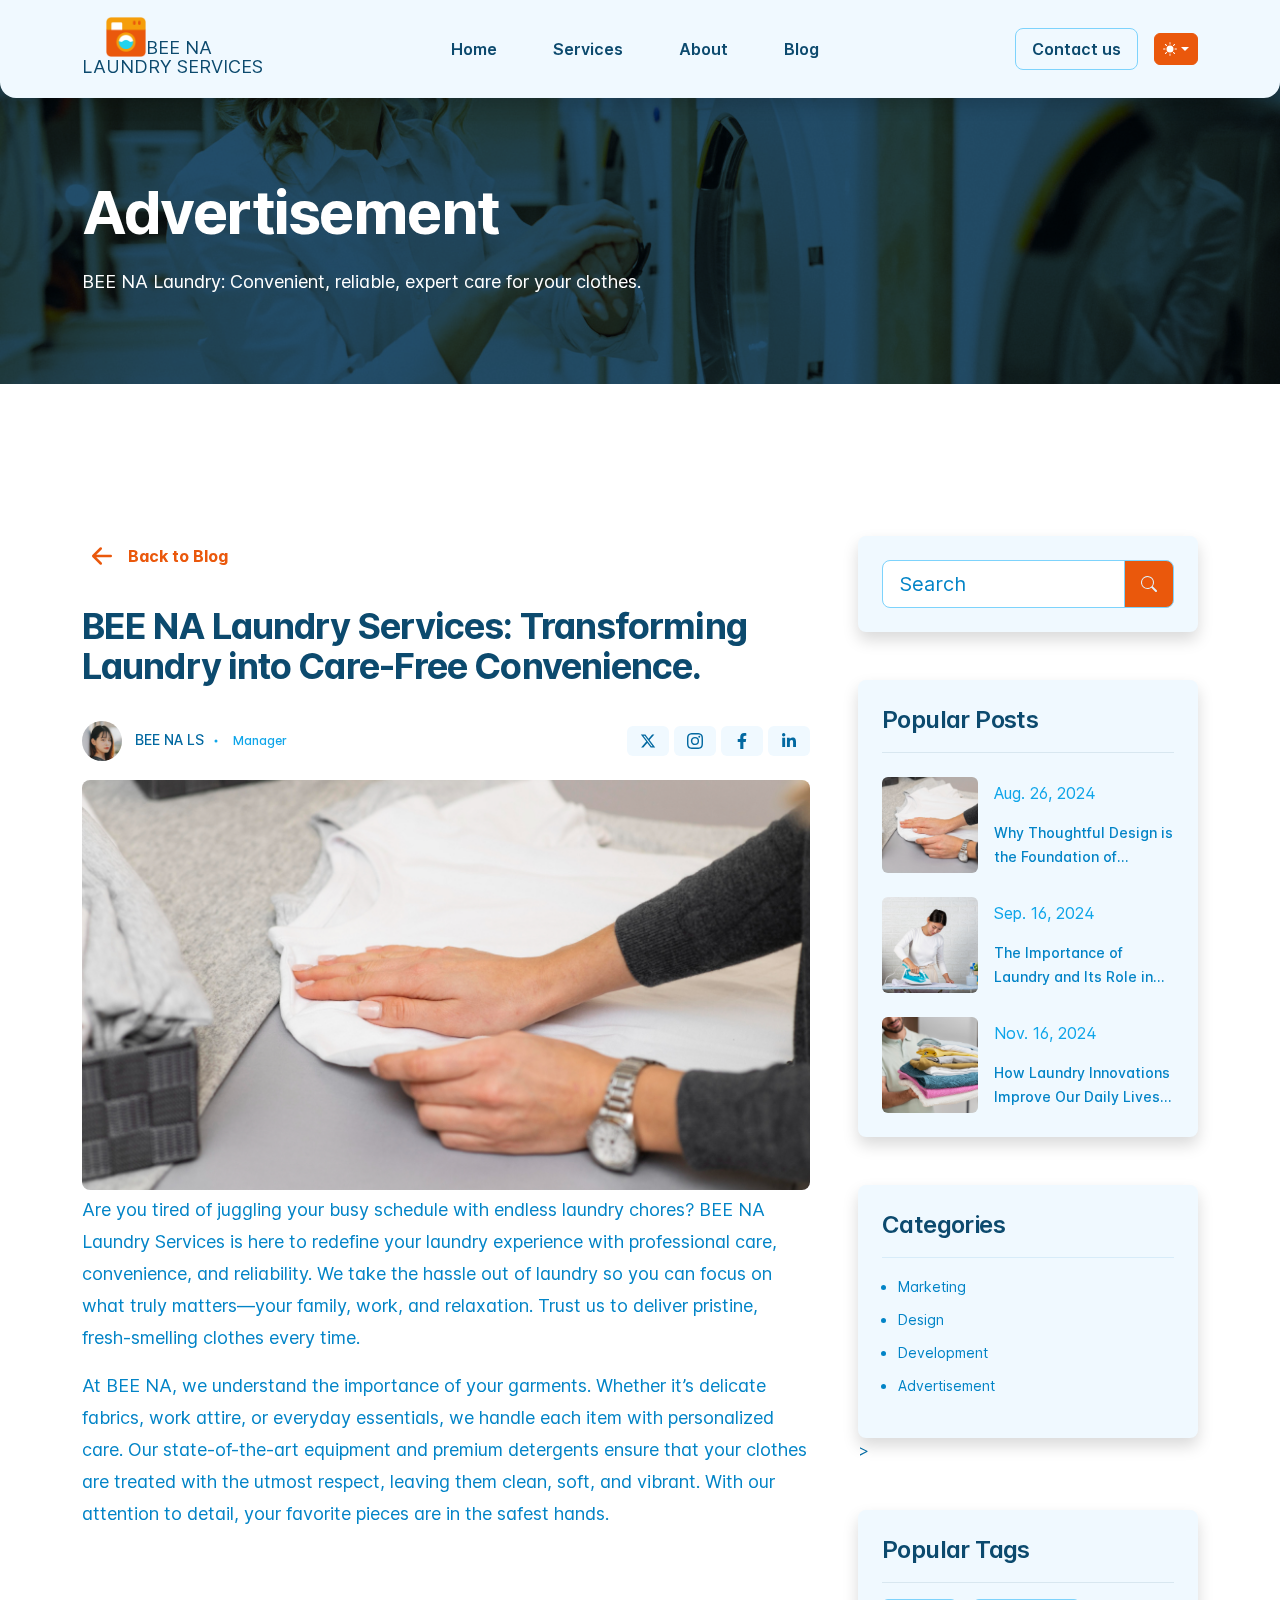
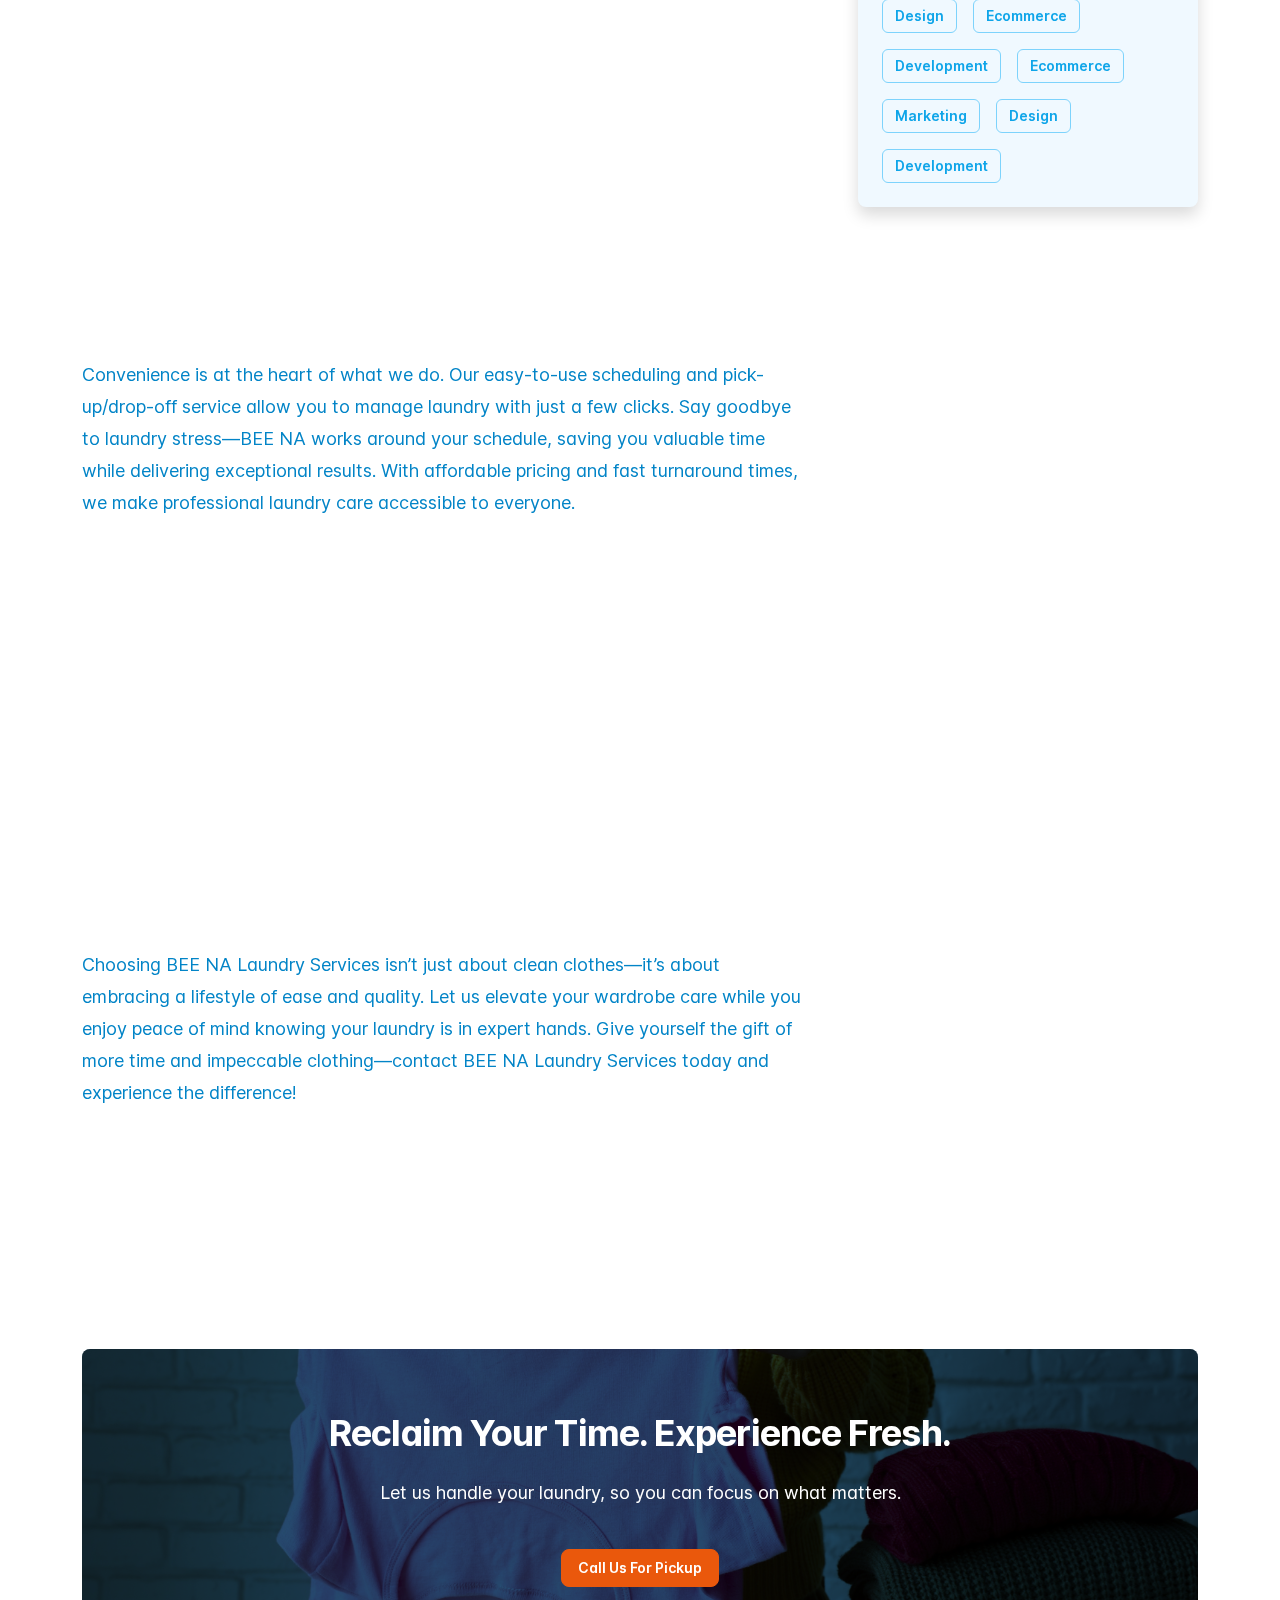
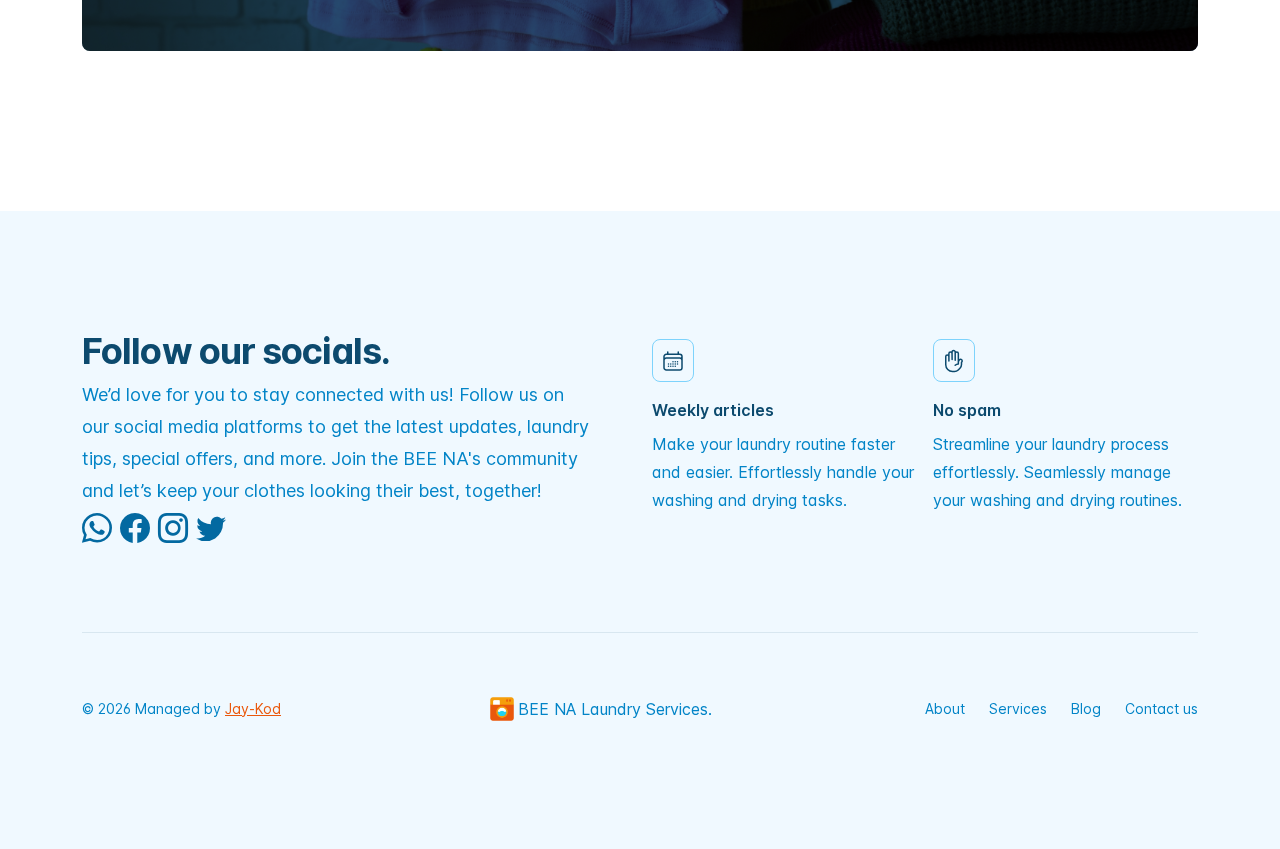
<file: blog-post-4.html>
<!doctype html>
<html lang="en" dir="ltr" data-bs-theme="auto">
<head>

    <!-- Include JavaScript for color modes -->
    <script src="./assets/js/color-modes.js"></script>

    <meta charset="utf-8">
    <meta name="viewport" content="width=device-width, initial-scale=1">

    <!-- Update the 'content' attribute to reflect the actual content description -->
    <meta name="description" content="your_description_goes_here">

    <!-- Modify the 'content' attribute to include appropriate keywords -->
    <meta name="keywords" content="your_keywords_goes_here">

    <meta name="author" content="tigmatemplate">
    <meta name="generator" content="Bootstrap">

    <!-- Change the text within the <title> tag to match the webpage's content -->
    <title> BEE NA LAUNDRY SERVICES | Wewahs and Clean | Lets make it spakle... </title>

    <!-- 
        Set the website's favicon and Apple touch icon using the files in the assets/logo folder. You can change these files to your own icons by replacing them with the same names and sizes.

        Be careful if you change the site.webmanifest file, as you need to update the src attribute of the icons array to match the new path of your icon files. Otherwise, your icons may not display correctly on some devices. 
    -->
	<link rel="apple-touch-icon" sizes="180x180" href="./assets/logo/apple-touch-icon.png">
	<link rel="icon" type="image/png" sizes="32x32" href="./assets/logo/favicon-32x32.png">
	<link rel="icon" type="image/png" sizes="16x16" href="./assets/logo/favicon-16x16.png">
	<link rel="icon" type="image/x-icon" href="./assets/logo/favicon.ico">
	<link rel="manifest" href="./assets/logo/site.webmanifest">

    <!-- Stylesheets -->
    <link rel="stylesheet" href="./assets/libraries/glide/css/glide.core.min.css">
    <link rel="stylesheet" href="./assets/libraries/aos/aos.css">
    <link rel="stylesheet" href="./assets/css/main.min.css">
    <link rel="stylesheet" href="./assets/css/style.css">
	<link href="https://cdn.jsdelivr.net/npm/bootstrap-icons/font/bootstrap-icons.css" rel="stylesheet">

    <!-- Open Graph Meta Tags for Social Sharing -->
    <!-- Update the 'title' and 'description' content below to enhance social sharing -->
    <meta property="og:title" content="BEE NA LAUNDRY SERVICES | Wewahs and Clean | Lets make it spakle...">
    <meta property="og:description" content="your_description_goes_here">
    <!-- Update with actual absolute image URL like: https://example.com/main.jpg -->
    <meta property="og:image" content="your_absolute_image_url_goes_here">
    <!-- Update with the absolute URL of the content like: https://example.com/index.html -->
    <meta property="og:url" content="your_absolute_content_url_goes_here">
    <!-- Update with the type of object you’re sharing. (e.g., article, website, etc.) -->
    <meta property="og:type" content="website">
    <!-- Defines the content language -->
    <meta property="og:locale" content="en_US">

    
    <!-- X/Twitter Card Meta Tags for Social Sharing -->
    <meta name="twitter:card" content="summary_large_image">
    <!-- Update with your X/Twitter handle -->
    <meta name="twitter:site" content="@yourtwitterhandle"> 
    <!-- Update the 'title' and 'description' content below to enhance social sharing -->
    <meta name="twitter:title" content="BEE NA LAUNDRY SERVICES | Wewahs and Clean | Lets make it spakle..."> 
    <meta name="twitter:description" content="your_description_goes_here">
    <!-- Update with actual absolute image URL like: https://example.com/main.jpg -->
    <meta name="twitter:image" content="your_absolute_image_url_goes_here"> 
    
    <!-- 
        The following line specifies the canonical URL for this page.
        Replace your_canonical_url_goes_here with the actual canonical URL if needed like: https://example.com/index.html
        Or just remove it!!!!
    -->
    <link rel="canonical" href="your_canonical_url_goes_here">

</head>
<body>


    <!-- loader-wrapper -->
    <div class="loader-wrapper">
        <div class="spinner-border text-primary p-5" role="status">
            <span class="visually-hidden">Loading...</span>
        </div>
    </div>



	<!-- header top -->
	<header class="navigation position-absolute w-100 bg-body-tertiary shadow border-bottom border-light border-opacity-10 rounded-bottom-3 rounded-bottom-sm-4">
	    <nav class="navbar navbar-expand-xl" aria-label="Offcanvas navbar large">
	        <div class="container py-1">
	            <a href="./index.html" class="navbar-brand">
	                <div style="display: flex;flex-direction: column;">
						<div class="px-4" style="font-size: 0.9em; display: flex;">
							<img style="margin-bottom: 10px;" src="./assets/logo/logo.png" height="40" alt="logo">
							<span style="display: flex; margin-top: 17px;">BEE NA</span>
						</div>
						<div style="font-size: 0.9em; display: flex; margin-top: -14px;">LAUNDRY SERVICES</div>
					</div>
	            </a>

	            <div class="dropdown ms-3 order-last">
	                <svg xmlns="http://www.w3.org/2000/svg" class="d-none">
	                    <symbol id="check2" viewBox="0 0 16 16">
	                        <path d="M13.854 3.646a.5.5 0 0 1 0 .708l-7 7a.5.5 0 0 1-.708 0l-3.5-3.5a.5.5 0 1 1 .708-.708L6.5 10.293l6.646-6.647a.5.5 0 0 1 .708 0z"/>
	                    </symbol>
	                    <symbol id="circle-half" viewBox="0 0 16 16">
	                        <path d="M8 15A7 7 0 1 0 8 1v14zm0 1A8 8 0 1 1 8 0a8 8 0 0 1 0 16z"/>
	                    </symbol>
	                    <symbol id="moon-stars-fill" viewBox="0 0 16 16">
	                        <path d="M6 .278a.768.768 0 0 1 .08.858 7.208 7.208 0 0 0-.878 3.46c0 4.021 3.278 7.277 7.318 7.277.527 0 1.04-.055 1.533-.16a.787.787 0 0 1 .81.316.733.733 0 0 1-.031.893A8.349 8.349 0 0 1 8.344 16C3.734 16 0 12.286 0 7.71 0 4.266 2.114 1.312 5.124.06A.752.752 0 0 1 6 .278z"/>
	                        <path d="M10.794 3.148a.217.217 0 0 1 .412 0l.387 1.162c.173.518.579.924 1.097 1.097l1.162.387a.217.217 0 0 1 0 .412l-1.162.387a1.734 1.734 0 0 0-1.097 1.097l-.387 1.162a.217.217 0 0 1-.412 0l-.387-1.162A1.734 1.734 0 0 0 9.31 6.593l-1.162-.387a.217.217 0 0 1 0-.412l1.162-.387a1.734 1.734 0 0 0 1.097-1.097l.387-1.162zM13.863.099a.145.145 0 0 1 .274 0l.258.774c.115.346.386.617.732.732l.774.258a.145.145 0 0 1 0 .274l-.774.258a1.156 1.156 0 0 0-.732.732l-.258.774a.145.145 0 0 1-.274 0l-.258-.774a1.156 1.156 0 0 0-.732-.732l-.774-.258a.145.145 0 0 1 0-.274l.774-.258c.346-.115.617-.386.732-.732L13.863.1z"/>
	                    </symbol>
	                    <symbol id="sun-fill" viewBox="0 0 16 16">
	                        <path d="M8 12a4 4 0 1 0 0-8 4 4 0 0 0 0 8zM8 0a.5.5 0 0 1 .5.5v2a.5.5 0 0 1-1 0v-2A.5.5 0 0 1 8 0zm0 13a.5.5 0 0 1 .5.5v2a.5.5 0 0 1-1 0v-2A.5.5 0 0 1 8 13zm8-5a.5.5 0 0 1-.5.5h-2a.5.5 0 0 1 0-1h2a.5.5 0 0 1 .5.5zM3 8a.5.5 0 0 1-.5.5h-2a.5.5 0 0 1 0-1h2A.5.5 0 0 1 3 8zm10.657-5.657a.5.5 0 0 1 0 .707l-1.414 1.415a.5.5 0 1 1-.707-.708l1.414-1.414a.5.5 0 0 1 .707 0zm-9.193 9.193a.5.5 0 0 1 0 .707L3.05 13.657a.5.5 0 0 1-.707-.707l1.414-1.414a.5.5 0 0 1 .707 0zm9.193 2.121a.5.5 0 0 1-.707 0l-1.414-1.414a.5.5 0 0 1 .707-.707l1.414 1.414a.5.5 0 0 1 0 .707zM4.464 4.465a.5.5 0 0 1-.707 0L2.343 3.05a.5.5 0 1 1 .707-.707l1.414 1.414a.5.5 0 0 1 0 .708z"/>
	                    </symbol>
	                </svg>

	                <button class="btn btn-primary text-white btn-sm rounded dropdown-toggle d-flex align-items-center"
	                    id="bd-theme" type="button" aria-expanded="false" data-bs-toggle="dropdown"
	                    aria-label="Toggle theme (auto)">
	                    <svg fill="currentColor" class="bi my-1 theme-icon-active" width="1em" height="1em"><use href="#circle-half"></use></svg>
	                    <span class="visually-hidden" id="bd-theme-text">Toggle theme</span>
	                </button>

	                <ul class="p-1 dropdown-menu dropdown-menu-end dropdown-menu-hover end-0 rounded-3 shadow bg-body-tertiary"
	                    style="--bs-dropdown-min-width: 9rem;" aria-labelledby="bd-theme-text">

	                    <li style="color: var(--bs-tertiary-bg);">
	                        <svg xmlns="http://www.w3.org/2000/svg" width="20" height="20" fill="currentColor"
	                            class="mt-n1 d-inline-block position-absolute top-0 end-0 translate-middle" viewBox="0 0 16 16">
	                            <path class="carret-dropdown-path" d="m7.247 4.86-4.796 5.481c-.566.647-.106 1.659.753 1.659h9.592a1 1 0 0 0 .753-1.659l-4.796-5.48a1 1 0 0 0-1.506 0z"/>
	                        </svg>
	                    </li>

	                    <li>
	                        <button type="button" class="dropdown-item d-flex align-items-center rounded-1" data-bs-theme-value="light" aria-pressed="false">
	                            <svg fill="currentColor" class="bi me-2 theme-icon" width="1em" height="1em"><use href="#sun-fill"></use></svg>
	                            Light
	                            <svg fill="currentColor" class="bi ms-auto d-none active-check" width="1em" height="1em"><use href="#check2"></use></svg>
	                        </button>
	                    </li>

	                    <li>
	                        <button type="button" class="my-1 dropdown-item d-flex align-items-center rounded-1" data-bs-theme-value="dark" aria-pressed="false">
	                            <svg fill="currentColor" class="bi me-2 theme-icon" width="1em" height="1em"><use href="#moon-stars-fill"></use></svg>
	                            Dark
	                            <svg fill="currentColor" class="bi ms-auto d-none active-check" width="1em" height="1em"><use href="#check2"></use></svg>
	                        </button>
	                    </li>

	                    <li>
	                        <button type="button" class="dropdown-item d-flex align-items-center rounded-1 active" data-bs-theme-value="auto" aria-pressed="true">
	                            <svg fill="currentColor" class="bi me-2 theme-icon" width="1em" height="1em"><use href="#circle-half"></use></svg>
	                            Auto
	                            <svg fill="currentColor" class="bi ms-auto d-none active-check" width="1em" height="1em"><use href="#check2"></use></svg>
	                        </button>
	                    </li>
	                </ul>
	            </div>

	            <button class="navbar-toggler ms-auto" type="button" data-bs-toggle="offcanvas" data-bs-target="#offcanvasNavbar2" aria-controls="offcanvasNavbar2" aria-label="Toggle navigation">
	                <span class="navbar-toggler-icon"></span>
	            </button>

	            <div class="offcanvas offcanvas-end border-0 rounded-start-0 rounded-start-sm-4" tabindex="-1" id="offcanvasNavbar2" aria-labelledby="offcanvasNavbar2Label">
	                <div class="offcanvas-header" style="padding: 2rem 2rem 1.5rem 2rem;">
	                    <h5 class="offcanvas-title m-0" id="offcanvasNavbar2Label">
	                        <a class="navbar-brand" href="javascript:;">
	                            <img src="./assets/logo/logo.png" height="32" alt="logo">
	                        </a>
	                    </h5>
	                    <button type="button" class="btn-close text-body-emphasis" data-bs-dismiss="offcanvas" aria-label="Close"></button>
	                </div>

	                <div class="offcanvas-body">
	                    <ul class="navbar-nav align-items-xl-center flex-grow-1 column-gap-4 row-gap-4 row-gap-xl-2">
	                        <li class="nav-item ms-xl-auto">
	                            <a href="./index.html" class="px-3 text-body-emphasis bg-body-secondary-hover nav-link rounded-3 text-base leading-6 fw-semibold" aria-current="page">
	                                Home
	                            </a>
	                        </li>

	                        <li class="nav-item">
	                            <a href="./services.html" class="px-3 text-body-emphasis bg-body-secondary-hover nav-link rounded-3 text-base leading-6 fw-semibold">
	                                Services
	                            </a>
	                        </li>

	                        <li class="nav-item">
	                            <a href="./about.html" class="px-3 text-body-emphasis bg-body-secondary-hover nav-link rounded-3 text-base leading-6 fw-semibold">
	                                About
	                            </a>
	                        </li>

	                        <li class="nav-item">
	                            <a href="./blog.html" class="px-3 text-body-emphasis bg-body-secondary-hover nav-link rounded-3 text-base leading-6 fw-semibold">
	                                Blog
	                            </a>
	                        </li>

	                        <li class="nav-item ms-xl-auto">
	                            <a href="./contact.html" class="px-3 text-body-emphasis bg-body-secondary-hover border nav-link rounded-3 text-base leading-6 fw-semibold text-center">
	                                Contact us
	                            </a>
	                        </li>
	                    </ul>
	                </div>
	            </div>
	        </div>
	    </nav>
	</header>



	<!-- header body -->
	<div class="overflow-hidden py-9 py-xl-10 position-relative">
	   	<img src="./assets/img/bg/bg1.jpg" class="position-absolute z-n1 top-0 h-100 w-100 object-fit-cover" alt="Meeting">

	   	<div class="position-absolute z-n1 top-0 h-100 w-100 bg-dark"
	        style="opacity: 0.85; mix-blend-mode: multiply; filter: contrast(1.15) brightness(0.85);">
	    </div>

	    <div class="position-absolute z-0 top-0 h-100 w-100">
		    <div class="container h-100 d-flex align-items-center">
                <div class="max-w-2xl mx-auto mx-xl-0 text-center text-xl-start">
                    <h1 class="m-0 mt-7 text-white tracking-tight text-6xl fw-bold" data-aos-delay="0" data-aos="fade" data-aos-duration="3000">
                        Advertisement
                    </h1>
                    <p class="m-0 mt-4 text-white text-lg leading-8" data-aos-delay="100" data-aos="fade" data-aos-duration="3000">
						BEE NA Laundry: Convenient, reliable, expert care for your clothes.
                    </p>
                </div>
		    </div>
	    </div>
	</div>	



	<div class="overflow-hidden py-6 py-sm-7 py-xl-8">
		<div class="container">
			<div class="row gy-5 gx-xl-5 justify-content-between">
				<div class="col-12 col-xl-8">
					<div class="max-w-3xl mx-auto mx-xl-0 mt-4">
						<a class="icon-link link-primary-emphasis icon-link-hover text-decoration-none" href="./blog.html" style="--bs-icon-link-transform: translate3d(-.125rem, 0, 0);">
							<svg xmlns="http://www.w3.org/2000/svg" width="30" height="30" fill="currentColor" class="bi fs-1 bi-arrow-left-short rtl-flip" viewBox="0 0 16 16"> <path fill-rule="evenodd" d="M12 8a.5.5 0 0 1-.5.5H5.707l2.147 2.146a.5.5 0 0 1-.708.708l-3-3a.5.5 0 0 1 0-.708l3-3a.5.5 0 1 1 .708.708L5.707 7.5H11.5a.5.5 0 0 1 .5.5z"/> </svg>

							<span class="fw-bold">
								Back to Blog
							</span>
						</a>

						<h2 class="my-4 text-body-emphasis text-4xl tracking-tight fw-bold">
							BEE NA Laundry Services: Transforming Laundry into Care-Free Convenience.
						</h2>

						<div class="d-flex justify-content-between align-items-center flex-wrap">
							<div class="mt-2">
								<img src="./assets/img/small-team/st4.jpg" height="40" width="40" class="img-fluid rounded-circle" alt="small team" loading="lazy">

								<span class="text-body text-sm fw-medium ps-2">
									BEE NA LS
								</span>

								<svg xmlns="http://www.w3.org/2000/svg" width="16" height="16" fill="currentColor" class="bi bi-dot text-body-tertiary" viewBox="0 0 16 16">
								  <path d="M8 9.5a1.5 1.5 0 1 0 0-3 1.5 1.5 0 0 0 0 3"/>
								</svg>

								<small class="ps-1 text-body-tertiary text-xs fw-medium">
									Manager
								</small>
							</div>

							<div class="mt-2">
								<!-- X icon -->
								<a href="javascript:;" class="btn bg-body-tertiary bg-body-secondary-hover social my-2">
									<span class="d-flex justify-content-center align-items-center">
										<svg width="16" height="16" fill="currentColor" viewBox="0 0 24 24" aria-hidden="true"> <g> <path d="M18.244 2.25h3.308l-7.227 8.26 8.502 11.24H16.17l-5.214-6.817L4.99 21.75H1.68l7.73-8.835L1.254 2.25H8.08l4.713 6.231zm-1.161 17.52h1.833L7.084 4.126H5.117z"></path> </g> </svg>
									</span>
								</a>

								<!-- intagram icon -->
								<a href="javascript:;" class="btn bg-body-tertiary bg-body-secondary-hover social my-2">
									<span class="d-flex justify-content-center align-items-center">
										<svg xmlns="http://www.w3.org/2000/svg" width="16" height="16" fill="currentColor" viewBox="0 0 16 16"> <path d="M8 0C5.829 0 5.556.01 4.703.048 3.85.088 3.269.222 2.76.42a3.917 3.917 0 0 0-1.417.923A3.927 3.927 0 0 0 .42 2.76C.222 3.268.087 3.85.048 4.7.01 5.555 0 5.827 0 8.001c0 2.172.01 2.444.048 3.297.04.852.174 1.433.372 1.942.205.526.478.972.923 1.417.444.445.89.719 1.416.923.51.198 1.09.333 1.942.372C5.555 15.99 5.827 16 8 16s2.444-.01 3.298-.048c.851-.04 1.434-.174 1.943-.372a3.916 3.916 0 0 0 1.416-.923c.445-.445.718-.891.923-1.417.197-.509.332-1.09.372-1.942C15.99 10.445 16 10.173 16 8s-.01-2.445-.048-3.299c-.04-.851-.175-1.433-.372-1.941a3.926 3.926 0 0 0-.923-1.417A3.911 3.911 0 0 0 13.24.42c-.51-.198-1.092-.333-1.943-.372C10.443.01 10.172 0 7.998 0h.003zm-.717 1.442h.718c2.136 0 2.389.007 3.232.046.78.035 1.204.166 1.486.275.373.145.64.319.92.599.28.28.453.546.598.92.11.281.24.705.275 1.485.039.843.047 1.096.047 3.231s-.008 2.389-.047 3.232c-.035.78-.166 1.203-.275 1.485a2.47 2.47 0 0 1-.599.919c-.28.28-.546.453-.92.598-.28.11-.704.24-1.485.276-.843.038-1.096.047-3.232.047s-2.39-.009-3.233-.047c-.78-.036-1.203-.166-1.485-.276a2.478 2.478 0 0 1-.92-.598 2.48 2.48 0 0 1-.6-.92c-.109-.281-.24-.705-.275-1.485-.038-.843-.046-1.096-.046-3.233 0-2.136.008-2.388.046-3.231.036-.78.166-1.204.276-1.486.145-.373.319-.64.599-.92.28-.28.546-.453.92-.598.282-.11.705-.24 1.485-.276.738-.034 1.024-.044 2.515-.045v.002zm4.988 1.328a.96.96 0 1 0 0 1.92.96.96 0 0 0 0-1.92zm-4.27 1.122a4.109 4.109 0 1 0 0 8.217 4.109 4.109 0 0 0 0-8.217zm0 1.441a2.667 2.667 0 1 1 0 5.334 2.667 2.667 0 0 1 0-5.334z"/> </svg>
									</span>
								</a>

								<!-- facebook icon -->
								<a href="javascript:;" class="btn bg-body-tertiary bg-body-secondary-hover social my-2">
									<span class="d-flex justify-content-center align-items-center">
										<svg xmlns="http://www.w3.org/2000/svg" width="16" height="16" fill="currentColor" viewBox="0 0 320 512"> <path d="M279.14 288l14.22-92.66h-88.91v-60.13c0-25.35 12.42-50.06 52.24-50.06h40.42V6.26S260.43 0 225.36 0c-73.22 0-121.08 44.38-121.08 124.72v70.62H22.89V288h81.39v224h100.17V288z"/> </svg>
									</span>
								</a>

								<!-- linkedIn icon -->
								<a href="javascript:;" class="btn bg-body-tertiary bg-body-secondary-hover social my-2">
									<span class="d-flex justify-content-center align-items-center">
										<svg xmlns="http://www.w3.org/2000/svg" width="16" height="16" fill="currentColor" viewBox="0 0 448 512"> <path d="M100.28 448H7.4V148.9h92.88zM53.79 108.1C24.09 108.1 0 83.5 0 53.8a53.79 53.79 0 0 1 107.58 0c0 29.7-24.1 54.3-53.79 54.3zM447.9 448h-92.68V302.4c0-34.7-.7-79.2-48.29-79.2-48.29 0-55.69 37.7-55.69 76.7V448h-92.78V148.9h89.08v40.8h1.3c12.4-23.5 42.69-48.3 87.88-48.3 94 0 111.28 61.9 111.28 142.3V448z"/> </svg>
									</span>
								</a>
							</div>
						</div>

						<div class="mt-3">
	                        <div class="ratio ratio-16x9" data-aos-delay="0" data-aos="fade" data-aos-duration="3000">
	                            <img src="./assets/img/bg/bg2.jpg" class="object-fit-cover rounded-3" alt="presentation" loading="lazy">
	                        </div>
	                    </div>

						<p class="mt-1 text-body-secondary text-lg leading-8">
							Are you tired of juggling your busy schedule with endless laundry chores? BEE NA Laundry Services is here to 
							redefine your laundry experience with professional care, convenience, and reliability. We take the hassle out 
							of laundry so you can focus on what truly matters—your family, work, and relaxation. Trust us to deliver pristine, 
							fresh-smelling clothes every time.
						</p>

						<p class="text-body-secondary text-lg leading-8">
							At BEE NA, we understand the importance of your garments. Whether it’s delicate fabrics, work attire, or everyday 
							essentials, we handle each item with personalized care. Our state-of-the-art equipment and premium detergents 
							ensure that your clothes are treated with the utmost respect, leaving them clean, soft, and vibrant. With our 
							attention to detail, your favorite pieces are in the safest hands.
						</p>
						
						<div class="mt-1">
							
							<div class="mt-1">
		                        <div class="ratio ratio-16x9" data-aos-delay="0" data-aos="fade" data-aos-duration="3000">
		                            <img src="./assets/img/bg/bg3.jpg" class="img-fluid object-fit-cover rounded-3" alt="presentation" loading="lazy">
		                        </div>
		                    </div>
						</div>
						
						<div class="mt-1">
							
							<p class="text-body-secondary text-lg leading-8">
								Convenience is at the heart of what we do. Our easy-to-use scheduling and pick-up/drop-off service allow you to manage 
								laundry with just a few clicks. Say goodbye to laundry stress—BEE NA works around your schedule, saving you valuable 
								time while delivering exceptional results. With affordable pricing and fast turnaround times, we make professional 
								laundry care accessible to everyone.
							</p>

							<div class="mt-1">
		                        <div class="ratio ratio-16x9" data-aos-delay="0" data-aos="fade" data-aos-duration="3000">
		                            <img src="./assets/img/bg/bg4.jpg" class="img-fluid object-fit-cover rounded-3" alt="presentation" loading="lazy">
		                        </div>
		                    </div>
						</div>

						<div class="mt-1">
							
							<p class="text-body-secondary text-lg leading-8">
								Choosing BEE NA Laundry Services isn’t just about clean clothes—it’s about embracing a lifestyle of ease and quality. 
								Let us elevate your wardrobe care while you enjoy peace of mind knowing your laundry is in expert hands. Give yourself 
								the gift of more time and impeccable clothing—contact BEE NA Laundry Services today and experience the difference!
							</p>
						</div>
					</div>
				</div>


				<!-- side bar -->
				<div class="col-12 col-xl-4">
					<div class="max-w-xl mx-auto mx-xl-0 pt-5 pt-xl-0">
						<div class="mt-4">
							<div class="p-4 shadow rounded-3 bg-body-tertiary">
								<div class="input-group flex-nowrap input-group-lg">
									<input type="text" class="form-control" placeholder="Search" aria-label="Username" aria-describedby="addon-wrapping">
									<span class="input-group-text bg-primary text-light" id="addon-wrapping">
										<svg xmlns="http://www.w3.org/2000/svg" width="16" height="16" fill="currentColor" class="bi bi-search" viewBox="0 0 16 16">
											<path d="M11.742 10.344a6.5 6.5 0 1 0-1.397 1.398h-.001c.03.04.062.078.098.115l3.85 3.85a1 1 0 0 0 1.415-1.414l-3.85-3.85a1.007 1.007 0 0 0-.115-.1zM12 6.5a5.5 5.5 0 1 1-11 0 5.5 5.5 0 0 1 11 0z"/>
										</svg>
									</span>
								</div>
							</div>
						</div>

						<div class="mt-5">
							<div class="p-4 shadow rounded-3 bg-body-tertiary">
								<h3 class="text-body-emphasis text-2xl tracking-tight fw-semibold">
									Popular Posts
								</h3>

								<hr class="text-body-emphasis opacity-10">

								<a href="./blog-post.html" class="d-flex align-items-center mt-4 text-body link-offset-2 link-underline link-underline-opacity-0 link-underline-opacity-25-hover" style="text-decoration: none;">
									<div class="p-5 position-relative">
										<img src="./assets/img/bg/bg2.jpg" class="position-absolute top-0 start-0 h-100 w-100 object-fit-cover rounded" loading="lazy" alt="Meeting">
									</div>

									<div class="ps-3">
										<time datetime="2024-09-16" class="d-block text-body-tertiary">
			                                Aug. 26, 2024
			                            </time>
										<h6 class="m-0 mt-3 text-body-secondary line-clamp-2 text-sm leading-6">
											Why Thoughtful Design is the Foundation of Timeless Style...
										</h6>
									</div>
								</a>

								<a href="./blog-post-2.html" class="d-flex align-items-center mt-4 text-body link-offset-2 link-underline link-underline-opacity-0 link-underline-opacity-25-hover" style="text-decoration: none;">
									<div class="p-5 position-relative">
										<img src="./assets/img/bg/bg3.jpg" class="position-absolute top-0 start-0 h-100 w-100 object-fit-cover rounded" loading="lazy" alt="Meeting">
									</div>

									<div class="ps-3">
										<time datetime="2024-09-16" class="d-block text-body-tertiary">
											Sep. 16, 2024
			                            </time>
										<h6 class="m-0 mt-3 text-body-secondary line-clamp-2 text-sm leading-6">
											The Importance of Laundry and Its Role in Preserving Clothes...
										</h6>
									</div>
								</a>

								<a href="./blog-post-3.html" class="d-flex align-items-center mt-4 text-body link-offset-2 link-underline link-underline-opacity-0 link-underline-opacity-25-hover" style="text-decoration: none;">
									<div class="p-5 position-relative">
										<img src="./assets/img/bg/bg4.jpg" class="position-absolute top-0 start-0 h-100 w-100 object-fit-cover rounded" loading="lazy" alt="Meeting">
									</div>

									<div class="ps-3">
										<time datetime="2024-09-16" class="d-block text-body-tertiary">
											Nov. 16, 2024
			                            </time>
										<h6 class="m-0 mt-3 text-body-secondary line-clamp-2 text-sm leading-6">
											How Laundry Innovations Improve Our Daily Lives...
										</h6>
									</div>
								</a>
							</div>
						</div>

						<div class="mt-5">
							<div class="p-4 shadow rounded-3 bg-body-tertiary">
								<h3 class="text-body-emphasis text-2xl tracking-tight fw-semibold">
									Categories
								</h3>

								<hr class="text-body-secondary opacity-10">

								<ul class="ps-3 text-body-secondary">
									<li class="mt-2">
										<a href="javascript:;" class="text-body-secondary link-offset-2 link-underline link-underline-opacity-0 link-underline-opacity-25-hover text-sm leading-6">
											Marketing
										</a>
									</li>
									<li class="mt-2">
										<a href="javascript:;" class="text-body-secondary link-offset-2 link-underline link-underline-opacity-0 link-underline-opacity-25-hover text-sm leading-6">
											Design
										</a>
									</li>
									<li class="mt-2">
										<a href="javascript:;" class="text-body-secondary link-offset-2 link-underline link-underline-opacity-0 link-underline-opacity-25-hover text-sm leading-6">
											Development
										</a>
									</li>
									<li class="mt-2">
										<a href="javascript:;" class="text-body-secondary link-offset-2 link-underline link-underline-opacity-0 link-underline-opacity-25-hover text-sm leading-6">
											Advertisement
										</a>
									</li>
								</ul>
							</div>
						</div>>

						<div class="mt-5">
							<div class="p-4 shadow rounded-3 bg-body-tertiary">
								<h3 class="text-body-emphasis text-2xl tracking-tight fw-semibold">
									Popular Tags
								</h3>
								<hr class="text-body-emphasis opacity-10">

								<div class="d-flex flex-wrap gap-3">
									<button class="btn text-body-tertiary border bg-body-secondary-hover text-sm fw-semibold">
										Design
									</button>
									<button class="btn text-body-tertiary border bg-body-secondary-hover text-sm fw-semibold">
										Ecommerce
									</button>
									<button class="btn text-body-tertiary border bg-body-secondary-hover text-sm fw-semibold">
										Development
									</button>
									<button class="btn text-body-tertiary border bg-body-secondary-hover text-sm fw-semibold">
										Ecommerce
									</button>
									<button class="btn text-body-tertiary border bg-body-secondary-hover text-sm fw-semibold">
										Marketing
									</button>
									<button class="btn text-body-tertiary border bg-body-secondary-hover text-sm fw-semibold">
										Design
									</button>
									<button class="btn text-body-tertiary border bg-body-secondary-hover text-sm fw-semibold">
										Development
									</button>
								</div>
							</div>
						</div>
					</div>
				</div>
			</div>
		</div>
	</div>



	<!-- Call to action -->
	<div class="pb-9 pt-7">
		<div class="container">
			<div class="py-6 position-relative text-white rounded-3">
				<img src="./assets/img/bg/bg10.jpg" class="position-absolute z-n1 top-0 h-100 w-100 object-fit-cover rounded-3" loading="lazy" alt="Meeting">

			   	<div class="position-absolute z-n1 top-0 h-100 w-100 bg-dark rounded-3"
			        style="opacity: 0.85; mix-blend-mode: multiply; filter: contrast(1.15) brightness(0.85);">
			    </div>

				<div class="px-6">
					<div class="mx-auto max-w-2xl">
						<h2 class="m-0 tracking-tight text-4xl fw-bold text-center">
							Reclaim Your Time. Experience Fresh.
						</h2>
						<p class="m-0 mt-4 text-lg leading-8 text-center">
							Let us handle your laundry, so you can focus on what matters.
						</p>
						<div class="mt-4 pt-3 text-center">
							<a href="javascript:;" class="btn btn-lg btn-primary text-white text-sm fw-semibold">
								Call Us For Pickup
							</a>
						</div>
					</div>
				</div>
			</div>
		</div>
	</div>



	<footer class="overflow-hidden py-6 py-sm-7 py-xl-8 bg-body-tertiary">
	    <div class="container">
	        <div class="row gy-5">
	            <div class="col-12 col-xl-6">
	                <div class="pb-3 max-w-lg position-relative">
	                    <form method="post" target="_blank" novalidate class="mc-embedded-subscribe-form">

	                        <h2 class="text-body-emphasis leading-6 text-4xl tracking-tight fw-bold">
	                            Follow our socials.
	                        </h2>
	                        <p class="m-0 mt-3 text-body-secondary text-lg leading-8">
	                            We’d love for you to stay connected with us! Follow us on our social media platforms to get 
								the latest updates, laundry tips, special offers, and more. Join the BEE NA's community and let’s 
								keep your clothes looking their best, together!
	                        </p>

							<i class="bi bi-whatsapp" 
								style="font-size: 30px; transition: color 0.3s ease;" 
								onmouseover="this.style.color='#ea580c'" 
								onmouseout="this.style.color='#7dd3fc'">
							</i>

							<i class="bi bi-facebook" 
								style="font-size: 30px; transition: color 0.3s ease;" 
								onmouseover="this.style.color='#ea580c'" 
								onmouseout="this.style.color='#7dd3fc'">
							</i>

							<i class="bi bi-instagram" 
								style="font-size: 30px; transition: color 0.3s ease;" 
								onmouseover="this.style.color='#ea580c'" 
								onmouseout="this.style.color='#7dd3fc'">
							</i>

							<i class="bi bi-twitter" 
								style="font-size: 30px; transition: color 0.3s ease;" 
								onmouseover="this.style.color='#ea580c'" 
								onmouseout="this.style.color='#7dd3fc'">
							</i>

	                        <!-- This div is related to Mailchimp integration and handled by a function in our scripts.js file, so no need to worry about it. -->
	                        <div style="position: absolute; left: -5000px;" aria-hidden="true">
	                            <input type="text" class="js-validate-robot" name="b_a4752870f583bb49a02427b3c_143fa46c21" tabindex="-1" value="">
	                        </div>

	                        <!-- response -->
	                        <div class="js-subscribe-response"></div>

	                    </form>
	                </div>
	            </div>

	            <div class="col-12 col-xl-6">
	                <div class="row row-cols-1 row-cols-sm-2 gx-3 gy-5">
	                    <div class="d-flex flex-column align-items-start">
	                        <div class="p-2 bg-body-tertiary rounded-3 border">
	                            <svg class="text-body-emphasis" width="24" height="24" fill="none" viewBox="0 0 24 24" stroke-width="1.5" stroke="currentColor" aria-hidden="true">
	                                <path stroke-linecap="round" stroke-linejoin="round" d="M6.75 3v2.25M17.25 3v2.25M3 18.75V7.5a2.25 2.25 0 012.25-2.25h13.5A2.25 2.25 0 0121 7.5v11.25m-18 0A2.25 2.25 0 005.25 21h13.5A2.25 2.25 0 0021 18.75m-18 0v-7.5A2.25 2.25 0 015.25 9h13.5A2.25 2.25 0 0121 11.25v7.5m-9-6h.008v.008H12v-.008zM12 15h.008v.008H12V15zm0 2.25h.008v.008H12v-.008zM9.75 15h.008v.008H9.75V15zm0 2.25h.008v.008H9.75v-.008zM7.5 15h.008v.008H7.5V15zm0 2.25h.008v.008H7.5v-.008zm6.75-4.5h.008v.008h-.008v-.008zm0 2.25h.008v.008h-.008V15zm0 2.25h.008v.008h-.008v-.008zm2.25-4.5h.008v.008H16.5v-.008zm0 2.25h.008v.008H16.5V15z" />
	                            </svg>
	                        </div>
	                        <div class="m-0 mt-3 text-body-emphasis fw-semibold">
	                            Weekly articles
	                        </div>
	                        <div class="m-0 mt-2 text-body-secondary leading-7">
	                            Make your laundry routine faster and easier. 
								Effortlessly handle your washing and drying tasks.
	                        </div>
	                    </div>

	                    <div class="d-flex flex-column align-items-start">
	                        <div class="p-2 bg-body-tertiary rounded-3 border">
	                            <svg class="text-body-emphasis" width="24" height="24" fill="none" viewBox="0 0 24 24" stroke-width="1.5" stroke="currentColor" aria-hidden="true">
	                                <path stroke-linecap="round" stroke-linejoin="round" d="M10.05 4.575a1.575 1.575 0 10-3.15 0v3m3.15-3v-1.5a1.575 1.575 0 013.15 0v1.5m-3.15 0l.075 5.925m3.075.75V4.575m0 0a1.575 1.575 0 013.15 0V15M6.9 7.575a1.575 1.575 0 10-3.15 0v8.175a6.75 6.75 0 006.75 6.75h2.018a5.25 5.25 0 003.712-1.538l1.732-1.732a5.25 5.25 0 001.538-3.712l.003-2.024a.668.668 0 01.198-.471 1.575 1.575 0 10-2.228-2.228 3.818 3.818 0 00-1.12 2.687M6.9 7.575V12m6.27 4.318A4.49 4.49 0 0116.35 15m.002 0h-.002" />
	                            </svg>
	                        </div>
	                        <div class="m-0 mt-3 text-body-emphasis fw-semibold">
	                            No spam
	                        </div>
	                        <div class="m-0 mt-2 text-body-secondary leading-7">
	                            Streamline your laundry process effortlessly. 
								Seamlessly manage your washing and drying routines.
	                        </div>
	                    </div>
	                </div>
	            </div>
	        </div>
	    </div>

	    

	    <div class="container">
	    	<hr class="my-6 text-body-emphasis opacity-10">

	        <div class="d-flex flex-column flex-xl-row gap-5 justify-content-between align-items-xl-center">
	            <div class="order-first order-xl-last">
	                <ul class="nav row gy-4 gx-sm-4 row-cols-2 row-cols-sm-auto">
	                    <li class="nav-item">
	                        <a href="./about.html" class="p-0 text-body-secondary nav-link leading-6 text-sm"> About </a>
	                    </li>
	                    <li class="nav-item">
	                        <a href="./services.html" class="p-0 text-body-secondary nav-link leading-6 text-sm"> Services </a>
	                    </li>
	                    <li class="nav-item">
	                        <a href="./blog.html" class="p-0 text-body-secondary nav-link leading-6 text-sm"> Blog </a>
	                    </li>
	                    <li class="nav-item">
	                        <a href="./contact.html" class="p-0 text-body-secondary nav-link leading-6 text-sm"> Contact us </a>
	                    </li>
	                </ul>
	            </div>

	            <div class="">
	                <a href="./index.html" class="link-body-emphasis d-flex align-items-center text-decoration-none">
	                    <img src="./assets/logo/logo.png" height="24" alt="logo" loading="lazy">
						<span class="px-1 text-body-secondary">BEE NA Laundry Services.</span> 
	                </a>
	            </div>

	            <div class="order-last order-xl-first">
	                <p class="mb-0 text-body-secondary leading-6 text-sm">
	                    © 
	                    <span class="current-year"></span> 
	                    Managed by <a href="#">Jay-Kod</a>
	                </p>
	            </div>
	        </div>
	    </div>  
	</footer>



	<!-- Back to top button -->
	<button type="button" class="btn btn-primary btn-back-to-top rounded-circle justify-content-center align-items-center p-2 text-white">
		<svg xmlns="http://www.w3.org/2000/svg" width="20" height="20" fill="currentColor" class="bi bi-caret-up-fill" viewBox="0 0 16 16"> <path d="m7.247 4.86-4.796 5.481c-.566.647-.106 1.659.753 1.659h9.592a1 1 0 0 0 .753-1.659l-4.796-5.48a1 1 0 0 0-1.506 0z"/> </svg>
	</button>



	<!-- Bootstrap JavaScript: Bundle with Popper -->
	<script src="./assets/libraries/bootstrap/js/bootstrap.bundle.min.js"></script>
	<script src="./assets/libraries/glide/glide.min.js"></script>
	<script src="./assets/libraries/aos/aos.js"></script>
	<script src="./assets/js/scripts.js"></script>



</body>
</html>
</file>
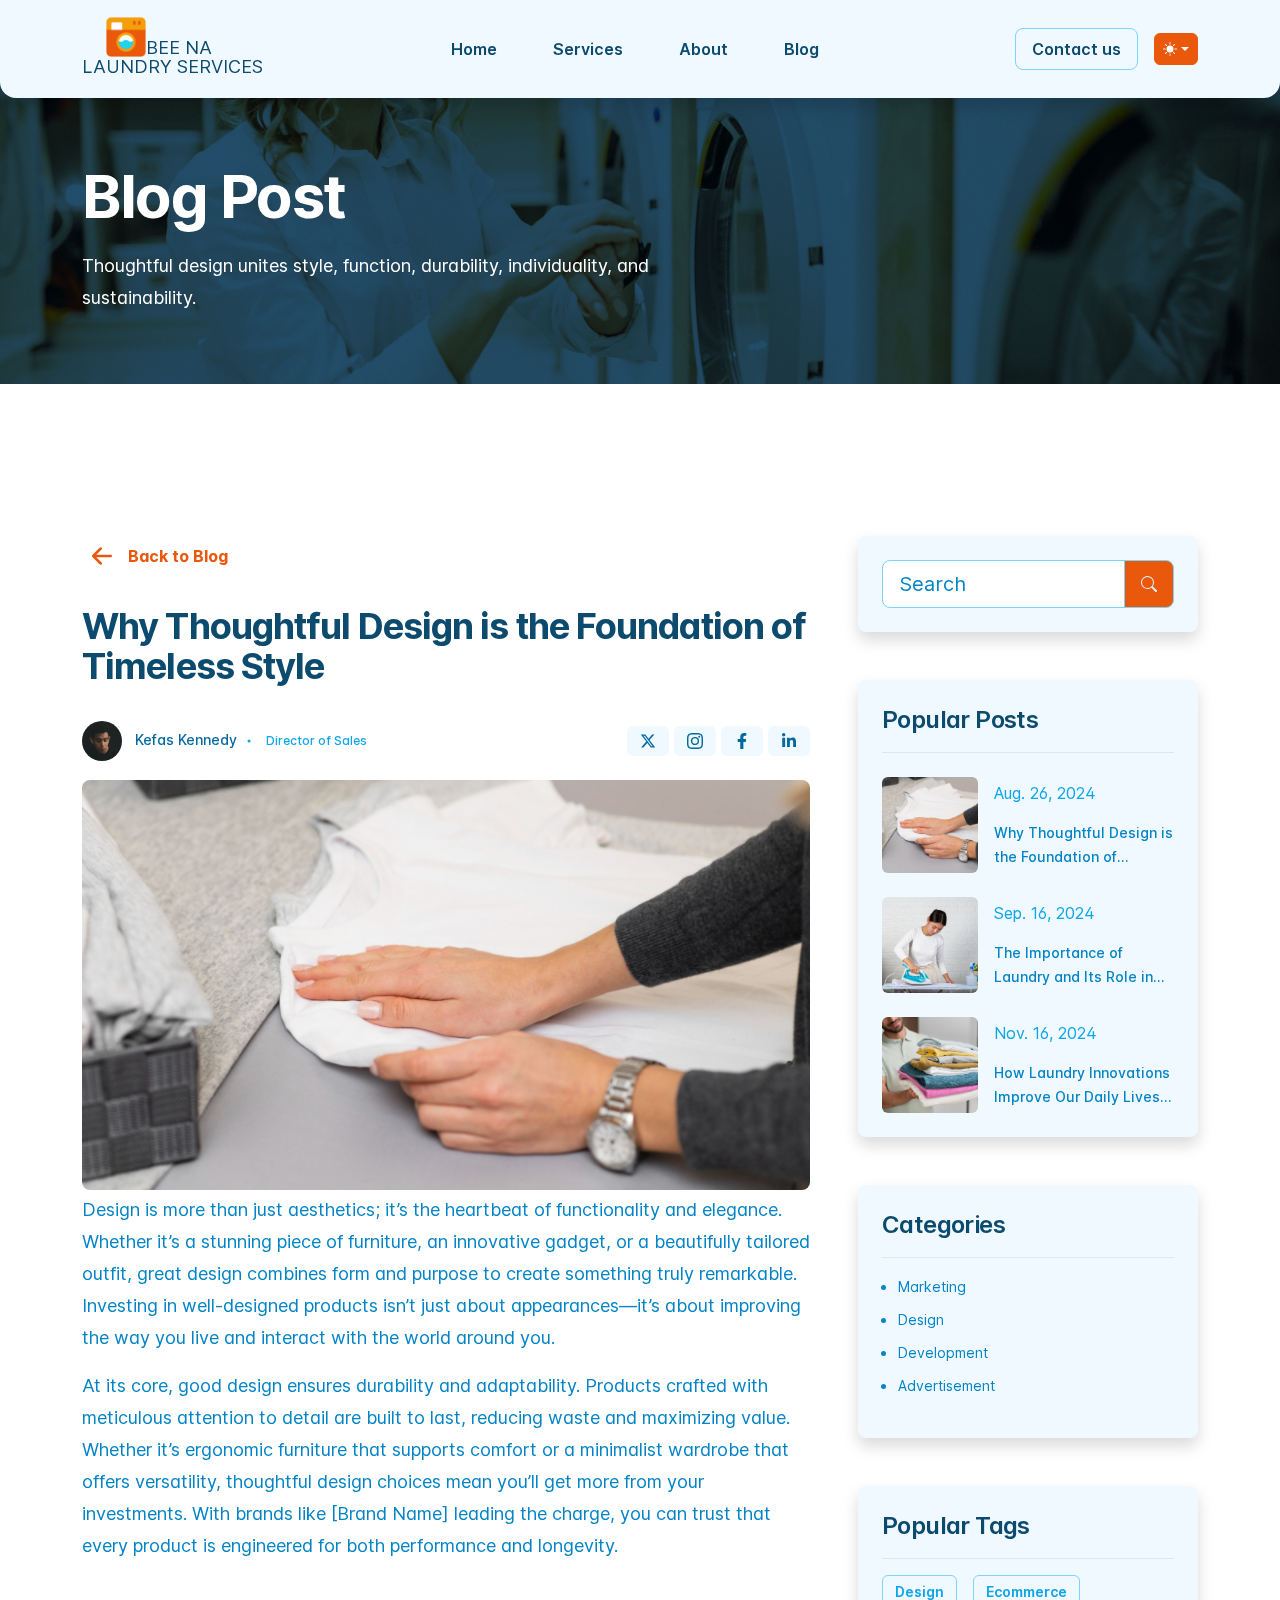
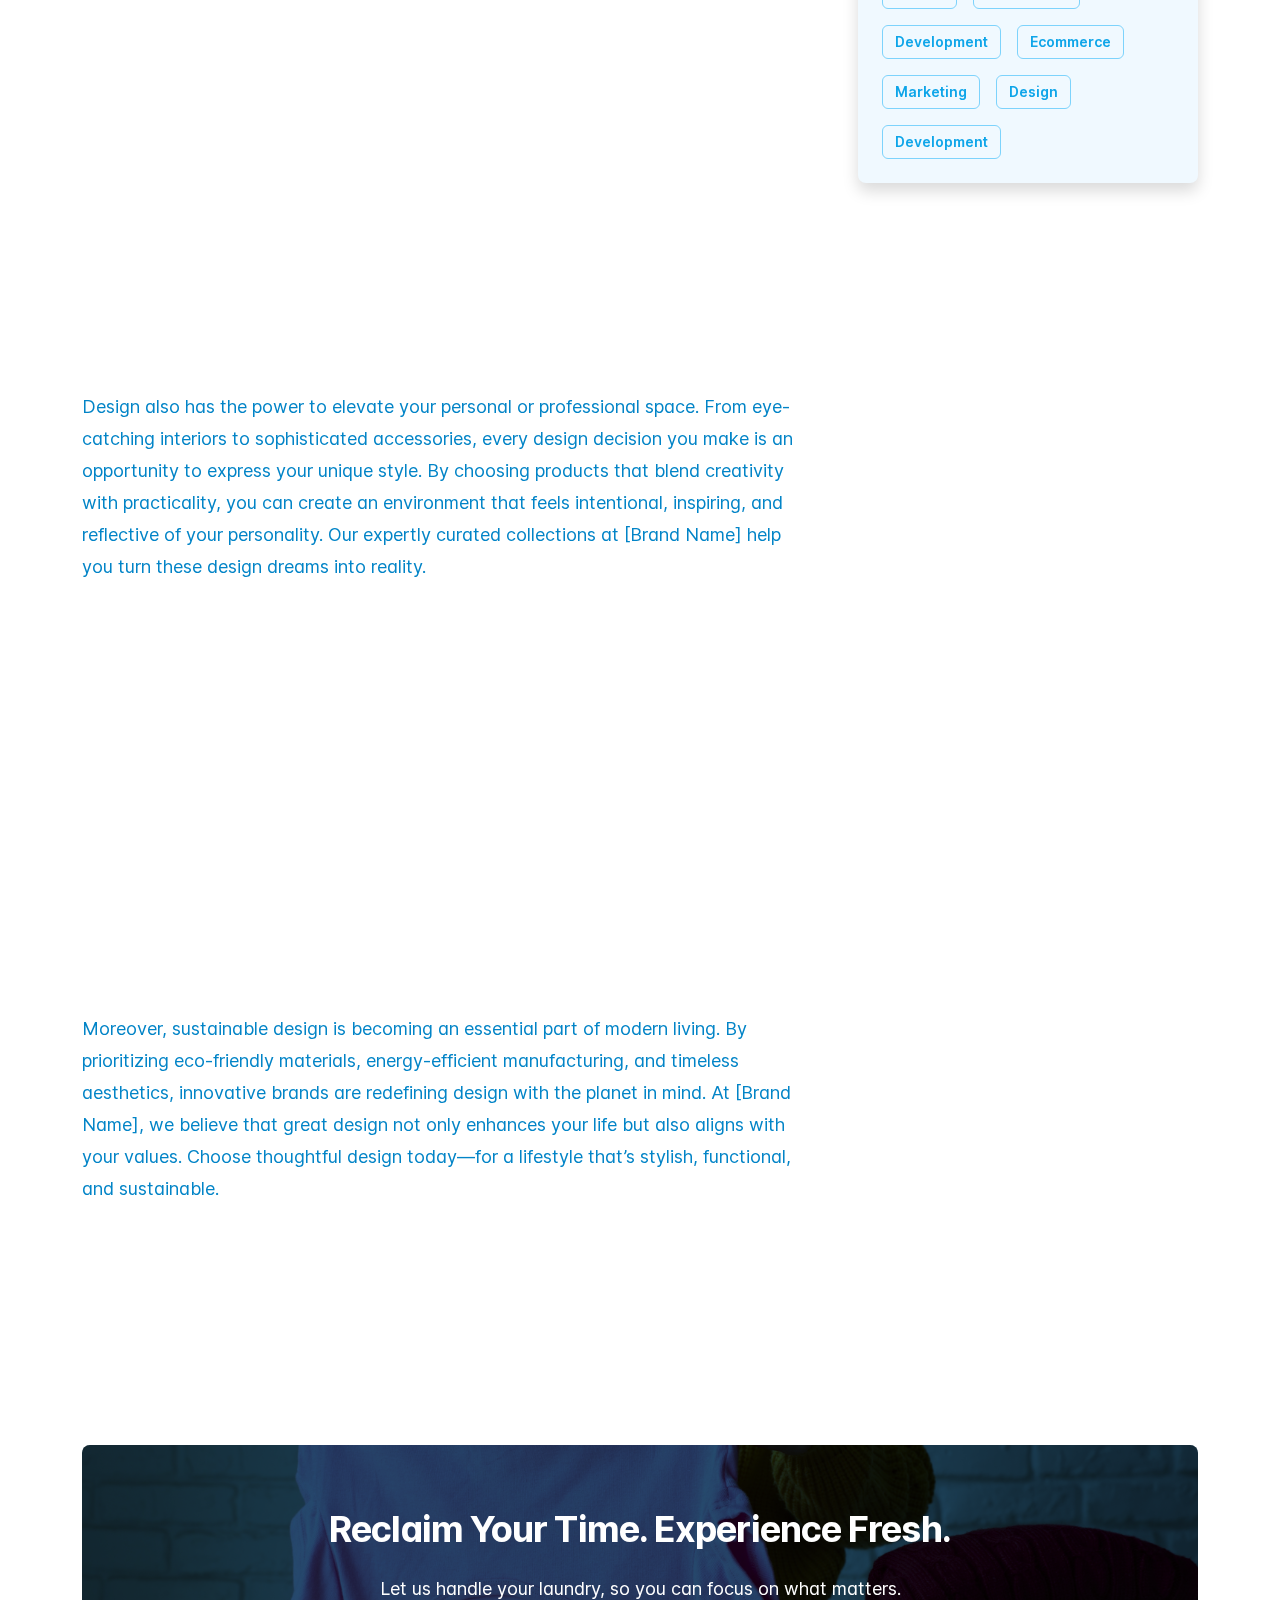
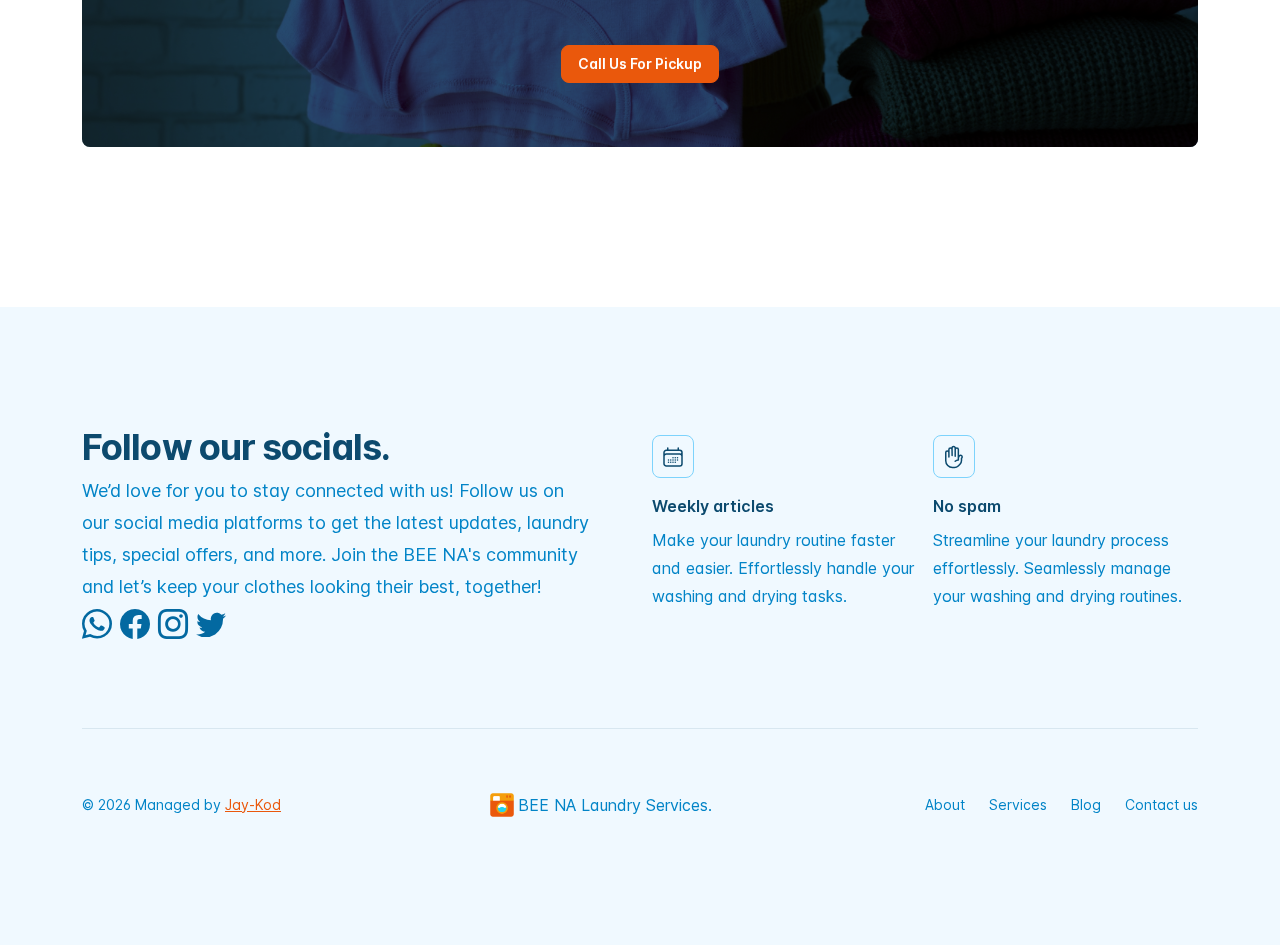
<file: blog-post.html>
<!doctype html>
<html lang="en" dir="ltr" data-bs-theme="auto">
<head>

    <!-- Include JavaScript for color modes -->
    <script src="./assets/js/color-modes.js"></script>

    <meta charset="utf-8">
    <meta name="viewport" content="width=device-width, initial-scale=1">

    <!-- Update the 'content' attribute to reflect the actual content description -->
    <meta name="description" content="your_description_goes_here">

    <!-- Modify the 'content' attribute to include appropriate keywords -->
    <meta name="keywords" content="your_keywords_goes_here">

    <meta name="author" content="tigmatemplate">
    <meta name="generator" content="Bootstrap">

    <!-- Change the text within the <title> tag to match the webpage's content -->
    <title> BEE NA LAUNDRY SERVICES | Wewahs and Clean | Lets make it spakle... </title>

    <!-- 
        Set the website's favicon and Apple touch icon using the files in the assets/logo folder. You can change these files to your own icons by replacing them with the same names and sizes.

        Be careful if you change the site.webmanifest file, as you need to update the src attribute of the icons array to match the new path of your icon files. Otherwise, your icons may not display correctly on some devices. 
    -->
	<link rel="apple-touch-icon" sizes="180x180" href="./assets/logo/apple-touch-icon.png">
	<link rel="icon" type="image/png" sizes="32x32" href="./assets/logo/favicon-32x32.png">
	<link rel="icon" type="image/png" sizes="16x16" href="./assets/logo/favicon-16x16.png">
	<link rel="icon" type="image/x-icon" href="./assets/logo/favicon.ico">
	<link rel="manifest" href="./assets/logo/site.webmanifest">

    <!-- Stylesheets -->
    <link rel="stylesheet" href="./assets/libraries/glide/css/glide.core.min.css">
    <link rel="stylesheet" href="./assets/libraries/aos/aos.css">
    <link rel="stylesheet" href="./assets/css/main.min.css">
    <link rel="stylesheet" href="./assets/css/style.css">
	<link href="https://cdn.jsdelivr.net/npm/bootstrap-icons/font/bootstrap-icons.css" rel="stylesheet">

    <!-- Open Graph Meta Tags for Social Sharing -->
    <!-- Update the 'title' and 'description' content below to enhance social sharing -->
    <meta property="og:title" content="BEE NA LAUNDRY SERVICES | Wewahs and Clean | Lets make it spakle...">
    <meta property="og:description" content="your_description_goes_here">
    <!-- Update with actual absolute image URL like: https://example.com/main.jpg -->
    <meta property="og:image" content="your_absolute_image_url_goes_here">
    <!-- Update with the absolute URL of the content like: https://example.com/index.html -->
    <meta property="og:url" content="your_absolute_content_url_goes_here">
    <!-- Update with the type of object you’re sharing. (e.g., article, website, etc.) -->
    <meta property="og:type" content="website">
    <!-- Defines the content language -->
    <meta property="og:locale" content="en_US">

    
    <!-- X/Twitter Card Meta Tags for Social Sharing -->
    <meta name="twitter:card" content="summary_large_image">
    <!-- Update with your X/Twitter handle -->
    <meta name="twitter:site" content="@yourtwitterhandle"> 
    <!-- Update the 'title' and 'description' content below to enhance social sharing -->
    <meta name="twitter:title" content="BEE NA LAUNDRY SERVICES | Wewahs and Clean | Lets make it spakle..."> 
    <meta name="twitter:description" content="your_description_goes_here">
    <!-- Update with actual absolute image URL like: https://example.com/main.jpg -->
    <meta name="twitter:image" content="your_absolute_image_url_goes_here"> 
    
    <!-- 
        The following line specifies the canonical URL for this page.
        Replace your_canonical_url_goes_here with the actual canonical URL if needed like: https://example.com/index.html
        Or just remove it!!!!
    -->
    <link rel="canonical" href="your_canonical_url_goes_here">

</head>
<body>


    <!-- loader-wrapper -->
    <div class="loader-wrapper">
        <div class="spinner-border text-primary p-5" role="status">
            <span class="visually-hidden">Loading...</span>
        </div>
    </div>



	<!-- header top -->
	<header class="navigation position-absolute w-100 bg-body-tertiary shadow border-bottom border-light border-opacity-10 rounded-bottom-3 rounded-bottom-sm-4">
	    <nav class="navbar navbar-expand-xl" aria-label="Offcanvas navbar large">
	        <div class="container py-1">
	            <a href="./index.html" class="navbar-brand">
	                <div style="display: flex;flex-direction: column;">
						<div class="px-4" style="font-size: 0.9em; display: flex;">
							<img style="margin-bottom: 10px;" src="./assets/logo/logo.png" height="40" alt="logo">
							<span style="display: flex; margin-top: 17px;">BEE NA</span>
						</div>
						<div style="font-size: 0.9em; display: flex; margin-top: -14px;">LAUNDRY SERVICES</div>
					</div>
	            </a>

	            <div class="dropdown ms-3 order-last">
	                <svg xmlns="http://www.w3.org/2000/svg" class="d-none">
	                    <symbol id="check2" viewBox="0 0 16 16">
	                        <path d="M13.854 3.646a.5.5 0 0 1 0 .708l-7 7a.5.5 0 0 1-.708 0l-3.5-3.5a.5.5 0 1 1 .708-.708L6.5 10.293l6.646-6.647a.5.5 0 0 1 .708 0z"/>
	                    </symbol>
	                    <symbol id="circle-half" viewBox="0 0 16 16">
	                        <path d="M8 15A7 7 0 1 0 8 1v14zm0 1A8 8 0 1 1 8 0a8 8 0 0 1 0 16z"/>
	                    </symbol>
	                    <symbol id="moon-stars-fill" viewBox="0 0 16 16">
	                        <path d="M6 .278a.768.768 0 0 1 .08.858 7.208 7.208 0 0 0-.878 3.46c0 4.021 3.278 7.277 7.318 7.277.527 0 1.04-.055 1.533-.16a.787.787 0 0 1 .81.316.733.733 0 0 1-.031.893A8.349 8.349 0 0 1 8.344 16C3.734 16 0 12.286 0 7.71 0 4.266 2.114 1.312 5.124.06A.752.752 0 0 1 6 .278z"/>
	                        <path d="M10.794 3.148a.217.217 0 0 1 .412 0l.387 1.162c.173.518.579.924 1.097 1.097l1.162.387a.217.217 0 0 1 0 .412l-1.162.387a1.734 1.734 0 0 0-1.097 1.097l-.387 1.162a.217.217 0 0 1-.412 0l-.387-1.162A1.734 1.734 0 0 0 9.31 6.593l-1.162-.387a.217.217 0 0 1 0-.412l1.162-.387a1.734 1.734 0 0 0 1.097-1.097l.387-1.162zM13.863.099a.145.145 0 0 1 .274 0l.258.774c.115.346.386.617.732.732l.774.258a.145.145 0 0 1 0 .274l-.774.258a1.156 1.156 0 0 0-.732.732l-.258.774a.145.145 0 0 1-.274 0l-.258-.774a1.156 1.156 0 0 0-.732-.732l-.774-.258a.145.145 0 0 1 0-.274l.774-.258c.346-.115.617-.386.732-.732L13.863.1z"/>
	                    </symbol>
	                    <symbol id="sun-fill" viewBox="0 0 16 16">
	                        <path d="M8 12a4 4 0 1 0 0-8 4 4 0 0 0 0 8zM8 0a.5.5 0 0 1 .5.5v2a.5.5 0 0 1-1 0v-2A.5.5 0 0 1 8 0zm0 13a.5.5 0 0 1 .5.5v2a.5.5 0 0 1-1 0v-2A.5.5 0 0 1 8 13zm8-5a.5.5 0 0 1-.5.5h-2a.5.5 0 0 1 0-1h2a.5.5 0 0 1 .5.5zM3 8a.5.5 0 0 1-.5.5h-2a.5.5 0 0 1 0-1h2A.5.5 0 0 1 3 8zm10.657-5.657a.5.5 0 0 1 0 .707l-1.414 1.415a.5.5 0 1 1-.707-.708l1.414-1.414a.5.5 0 0 1 .707 0zm-9.193 9.193a.5.5 0 0 1 0 .707L3.05 13.657a.5.5 0 0 1-.707-.707l1.414-1.414a.5.5 0 0 1 .707 0zm9.193 2.121a.5.5 0 0 1-.707 0l-1.414-1.414a.5.5 0 0 1 .707-.707l1.414 1.414a.5.5 0 0 1 0 .707zM4.464 4.465a.5.5 0 0 1-.707 0L2.343 3.05a.5.5 0 1 1 .707-.707l1.414 1.414a.5.5 0 0 1 0 .708z"/>
	                    </symbol>
	                </svg>

	                <button class="btn btn-primary text-white btn-sm rounded dropdown-toggle d-flex align-items-center"
	                    id="bd-theme" type="button" aria-expanded="false" data-bs-toggle="dropdown"
	                    aria-label="Toggle theme (auto)">
	                    <svg fill="currentColor" class="bi my-1 theme-icon-active" width="1em" height="1em"><use href="#circle-half"></use></svg>
	                    <span class="visually-hidden" id="bd-theme-text">Toggle theme</span>
	                </button>

	                <ul class="p-1 dropdown-menu dropdown-menu-end dropdown-menu-hover end-0 rounded-3 shadow bg-body-tertiary"
	                    style="--bs-dropdown-min-width: 9rem;" aria-labelledby="bd-theme-text">

	                    <li style="color: var(--bs-tertiary-bg);">
	                        <svg xmlns="http://www.w3.org/2000/svg" width="20" height="20" fill="currentColor"
	                            class="mt-n1 d-inline-block position-absolute top-0 end-0 translate-middle" viewBox="0 0 16 16">
	                            <path class="carret-dropdown-path" d="m7.247 4.86-4.796 5.481c-.566.647-.106 1.659.753 1.659h9.592a1 1 0 0 0 .753-1.659l-4.796-5.48a1 1 0 0 0-1.506 0z"/>
	                        </svg>
	                    </li>

	                    <li>
	                        <button type="button" class="dropdown-item d-flex align-items-center rounded-1" data-bs-theme-value="light" aria-pressed="false">
	                            <svg fill="currentColor" class="bi me-2 theme-icon" width="1em" height="1em"><use href="#sun-fill"></use></svg>
	                            Light
	                            <svg fill="currentColor" class="bi ms-auto d-none active-check" width="1em" height="1em"><use href="#check2"></use></svg>
	                        </button>
	                    </li>

	                    <li>
	                        <button type="button" class="my-1 dropdown-item d-flex align-items-center rounded-1" data-bs-theme-value="dark" aria-pressed="false">
	                            <svg fill="currentColor" class="bi me-2 theme-icon" width="1em" height="1em"><use href="#moon-stars-fill"></use></svg>
	                            Dark
	                            <svg fill="currentColor" class="bi ms-auto d-none active-check" width="1em" height="1em"><use href="#check2"></use></svg>
	                        </button>
	                    </li>

	                    <li>
	                        <button type="button" class="dropdown-item d-flex align-items-center rounded-1 active" data-bs-theme-value="auto" aria-pressed="true">
	                            <svg fill="currentColor" class="bi me-2 theme-icon" width="1em" height="1em"><use href="#circle-half"></use></svg>
	                            Auto
	                            <svg fill="currentColor" class="bi ms-auto d-none active-check" width="1em" height="1em"><use href="#check2"></use></svg>
	                        </button>
	                    </li>
	                </ul>
	            </div>

	            <button class="navbar-toggler ms-auto" type="button" data-bs-toggle="offcanvas" data-bs-target="#offcanvasNavbar2" aria-controls="offcanvasNavbar2" aria-label="Toggle navigation">
	                <span class="navbar-toggler-icon"></span>
	            </button>

	            <div class="offcanvas offcanvas-end border-0 rounded-start-0 rounded-start-sm-4" tabindex="-1" id="offcanvasNavbar2" aria-labelledby="offcanvasNavbar2Label">
	                <div class="offcanvas-header" style="padding: 2rem 2rem 1.5rem 2rem;">
	                    <h5 class="offcanvas-title m-0" id="offcanvasNavbar2Label">
	                        <a class="navbar-brand" href="javascript:;">
	                            <img src="./assets/logo/logo.png" height="32" alt="logo">
	                        </a>
	                    </h5>
	                    <button type="button" class="btn-close text-body-emphasis" data-bs-dismiss="offcanvas" aria-label="Close"></button>
	                </div>

	                <div class="offcanvas-body">
	                    <ul class="navbar-nav align-items-xl-center flex-grow-1 column-gap-4 row-gap-4 row-gap-xl-2">
	                        <li class="nav-item ms-xl-auto">
	                            <a href="./index.html" class="px-3 text-body-emphasis bg-body-secondary-hover nav-link rounded-3 text-base leading-6 fw-semibold" aria-current="page">
	                                Home
	                            </a>
	                        </li>

	                        <li class="nav-item">
	                            <a href="./services.html" class="px-3 text-body-emphasis bg-body-secondary-hover nav-link rounded-3 text-base leading-6 fw-semibold">
	                                Services
	                            </a>
	                        </li>

	                        <li class="nav-item">
	                            <a href="./about.html" class="px-3 text-body-emphasis bg-body-secondary-hover nav-link rounded-3 text-base leading-6 fw-semibold">
	                                About
	                            </a>
	                        </li>

	                        <li class="nav-item">
	                            <a href="./blog.html" class="px-3 text-body-emphasis bg-body-secondary-hover nav-link rounded-3 text-base leading-6 fw-semibold">
	                                Blog
	                            </a>
	                        </li>

	                        <li class="nav-item ms-xl-auto">
	                            <a href="./contact.html" class="px-3 text-body-emphasis bg-body-secondary-hover border nav-link rounded-3 text-base leading-6 fw-semibold text-center">
	                                Contact us
	                            </a>
	                        </li>
	                    </ul>
	                </div>
	            </div>
	        </div>
	    </nav>
	</header>



	<!-- header body -->
	<div class="overflow-hidden py-9 py-xl-10 position-relative">
	   	<img src="./assets/img/bg/bg1.jpg" class="position-absolute z-n1 top-0 h-100 w-100 object-fit-cover" alt="Meeting">

	   	<div class="position-absolute z-n1 top-0 h-100 w-100 bg-dark"
	        style="opacity: 0.85; mix-blend-mode: multiply; filter: contrast(1.15) brightness(0.85);">
	    </div>

	    <div class="position-absolute z-0 top-0 h-100 w-100">
		    <div class="container h-100 d-flex align-items-center">
                <div class="max-w-2xl mx-auto mx-xl-0 text-center text-xl-start">
                    <h1 class="m-0 mt-7 text-white tracking-tight text-6xl fw-bold" data-aos-delay="0" data-aos="fade" data-aos-duration="3000">
                        Blog Post
                    </h1>
                    <p class="m-0 mt-4 text-white text-lg leading-8" data-aos-delay="100" data-aos="fade" data-aos-duration="3000">
                        Thoughtful design unites style, function, durability, individuality, and sustainability.
                    </p>
                </div>
		    </div>
	    </div>
	</div>	



	<div class="overflow-hidden py-6 py-sm-7 py-xl-8">
		<div class="container">
			<div class="row gy-5 gx-xl-5 justify-content-between">
				<div class="col-12 col-xl-8">
					<div class="max-w-3xl mx-auto mx-xl-0 mt-4">
						<a class="icon-link link-primary-emphasis icon-link-hover text-decoration-none" href="./blog.html" style="--bs-icon-link-transform: translate3d(-.125rem, 0, 0);">
							<svg xmlns="http://www.w3.org/2000/svg" width="30" height="30" fill="currentColor" class="bi fs-1 bi-arrow-left-short rtl-flip" viewBox="0 0 16 16"> <path fill-rule="evenodd" d="M12 8a.5.5 0 0 1-.5.5H5.707l2.147 2.146a.5.5 0 0 1-.708.708l-3-3a.5.5 0 0 1 0-.708l3-3a.5.5 0 1 1 .708.708L5.707 7.5H11.5a.5.5 0 0 1 .5.5z"/> </svg>

							<span class="fw-bold">
								Back to Blog
							</span>
						</a>

						<h2 class="my-4 text-body-emphasis text-4xl tracking-tight fw-bold">
							Why Thoughtful Design is the Foundation of Timeless Style
						</h2>

						<div class="d-flex justify-content-between align-items-center flex-wrap">
							<div class="mt-2">
								<img src="./assets/img/small-team/st1.jpg" height="40" width="40" class="img-fluid rounded-circle" alt="small team" loading="lazy">

								<span class="text-body text-sm fw-medium ps-2">
									Kefas Kennedy
								</span>

								<svg xmlns="http://www.w3.org/2000/svg" width="16" height="16" fill="currentColor" class="bi bi-dot text-body-tertiary" viewBox="0 0 16 16">
								  <path d="M8 9.5a1.5 1.5 0 1 0 0-3 1.5 1.5 0 0 0 0 3"/>
								</svg>

								<small class="ps-1 text-body-tertiary text-xs fw-medium">
									Director of Sales
								</small>
							</div>

							<div class="mt-2">
								<!-- X icon -->
								<a href="javascript:;" class="btn bg-body-tertiary bg-body-secondary-hover social my-2">
									<span class="d-flex justify-content-center align-items-center">
										<svg width="16" height="16" fill="currentColor" viewBox="0 0 24 24" aria-hidden="true"> <g> <path d="M18.244 2.25h3.308l-7.227 8.26 8.502 11.24H16.17l-5.214-6.817L4.99 21.75H1.68l7.73-8.835L1.254 2.25H8.08l4.713 6.231zm-1.161 17.52h1.833L7.084 4.126H5.117z"></path> </g> </svg>
									</span>
								</a>

								<!-- intagram icon -->
								<a href="javascript:;" class="btn bg-body-tertiary bg-body-secondary-hover social my-2">
									<span class="d-flex justify-content-center align-items-center">
										<svg xmlns="http://www.w3.org/2000/svg" width="16" height="16" fill="currentColor" viewBox="0 0 16 16"> <path d="M8 0C5.829 0 5.556.01 4.703.048 3.85.088 3.269.222 2.76.42a3.917 3.917 0 0 0-1.417.923A3.927 3.927 0 0 0 .42 2.76C.222 3.268.087 3.85.048 4.7.01 5.555 0 5.827 0 8.001c0 2.172.01 2.444.048 3.297.04.852.174 1.433.372 1.942.205.526.478.972.923 1.417.444.445.89.719 1.416.923.51.198 1.09.333 1.942.372C5.555 15.99 5.827 16 8 16s2.444-.01 3.298-.048c.851-.04 1.434-.174 1.943-.372a3.916 3.916 0 0 0 1.416-.923c.445-.445.718-.891.923-1.417.197-.509.332-1.09.372-1.942C15.99 10.445 16 10.173 16 8s-.01-2.445-.048-3.299c-.04-.851-.175-1.433-.372-1.941a3.926 3.926 0 0 0-.923-1.417A3.911 3.911 0 0 0 13.24.42c-.51-.198-1.092-.333-1.943-.372C10.443.01 10.172 0 7.998 0h.003zm-.717 1.442h.718c2.136 0 2.389.007 3.232.046.78.035 1.204.166 1.486.275.373.145.64.319.92.599.28.28.453.546.598.92.11.281.24.705.275 1.485.039.843.047 1.096.047 3.231s-.008 2.389-.047 3.232c-.035.78-.166 1.203-.275 1.485a2.47 2.47 0 0 1-.599.919c-.28.28-.546.453-.92.598-.28.11-.704.24-1.485.276-.843.038-1.096.047-3.232.047s-2.39-.009-3.233-.047c-.78-.036-1.203-.166-1.485-.276a2.478 2.478 0 0 1-.92-.598 2.48 2.48 0 0 1-.6-.92c-.109-.281-.24-.705-.275-1.485-.038-.843-.046-1.096-.046-3.233 0-2.136.008-2.388.046-3.231.036-.78.166-1.204.276-1.486.145-.373.319-.64.599-.92.28-.28.546-.453.92-.598.282-.11.705-.24 1.485-.276.738-.034 1.024-.044 2.515-.045v.002zm4.988 1.328a.96.96 0 1 0 0 1.92.96.96 0 0 0 0-1.92zm-4.27 1.122a4.109 4.109 0 1 0 0 8.217 4.109 4.109 0 0 0 0-8.217zm0 1.441a2.667 2.667 0 1 1 0 5.334 2.667 2.667 0 0 1 0-5.334z"/> </svg>
									</span>
								</a>

								<!-- facebook icon -->
								<a href="javascript:;" class="btn bg-body-tertiary bg-body-secondary-hover social my-2">
									<span class="d-flex justify-content-center align-items-center">
										<svg xmlns="http://www.w3.org/2000/svg" width="16" height="16" fill="currentColor" viewBox="0 0 320 512"> <path d="M279.14 288l14.22-92.66h-88.91v-60.13c0-25.35 12.42-50.06 52.24-50.06h40.42V6.26S260.43 0 225.36 0c-73.22 0-121.08 44.38-121.08 124.72v70.62H22.89V288h81.39v224h100.17V288z"/> </svg>
									</span>
								</a>

								<!-- linkedIn icon -->
								<a href="javascript:;" class="btn bg-body-tertiary bg-body-secondary-hover social my-2">
									<span class="d-flex justify-content-center align-items-center">
										<svg xmlns="http://www.w3.org/2000/svg" width="16" height="16" fill="currentColor" viewBox="0 0 448 512"> <path d="M100.28 448H7.4V148.9h92.88zM53.79 108.1C24.09 108.1 0 83.5 0 53.8a53.79 53.79 0 0 1 107.58 0c0 29.7-24.1 54.3-53.79 54.3zM447.9 448h-92.68V302.4c0-34.7-.7-79.2-48.29-79.2-48.29 0-55.69 37.7-55.69 76.7V448h-92.78V148.9h89.08v40.8h1.3c12.4-23.5 42.69-48.3 87.88-48.3 94 0 111.28 61.9 111.28 142.3V448z"/> </svg>
									</span>
								</a>
							</div>
						</div>

						<div class="mt-3">
	                        <div class="ratio ratio-16x9" data-aos-delay="0" data-aos="fade" data-aos-duration="3000">
	                            <img src="./assets/img/bg/bg2.jpg" class="object-fit-cover rounded-3" alt="presentation" loading="lazy">
	                        </div>
	                    </div>

						<p class="mt-1 text-body-secondary text-lg leading-8">
							Design is more than just aesthetics; it’s the heartbeat of functionality and elegance. 
							Whether it’s a stunning piece of furniture, an innovative gadget, or a beautifully tailored 
							outfit, great design combines form and purpose to create something truly remarkable. 
							Investing in well-designed products isn’t just about appearances—it’s about improving the 
							way you live and interact with the world around you.
						</p>

						<p class="text-body-secondary text-lg leading-8">
							At its core, good design ensures durability and adaptability. Products crafted with 
							meticulous attention to detail are built to last, reducing waste and maximizing value. 
							Whether it’s ergonomic furniture that supports comfort or a minimalist wardrobe that offers 
							versatility, thoughtful design choices mean you’ll get more from your investments. 
							With brands like [Brand Name] leading the charge, you can trust that every product is 
							engineered for both performance and longevity.
						</p>
						
						<div class="mt-1">
							
							<div class="mt-1">
		                        <div class="ratio ratio-16x9" data-aos-delay="0" data-aos="fade" data-aos-duration="3000">
		                            <img src="./assets/img/bg/bg3.jpg" class="img-fluid object-fit-cover rounded-3" alt="presentation" loading="lazy">
		                        </div>
		                    </div>
						</div>
						
						<div class="mt-1">
							
							<p class="text-body-secondary text-lg leading-8">
								Design also has the power to elevate your personal or professional space. From eye-catching 
								interiors to sophisticated accessories, every design decision you make is an opportunity 
								to express your unique style. By choosing products that blend creativity with practicality, 
								you can create an environment that feels intentional, inspiring, and reflective of your 
								personality. Our expertly curated collections at [Brand Name] help you turn these design 
								dreams into reality.
							</p>

							<div class="mt-1">
		                        <div class="ratio ratio-16x9" data-aos-delay="0" data-aos="fade" data-aos-duration="3000">
		                            <img src="./assets/img/bg/bg4.jpg" class="img-fluid object-fit-cover rounded-3" alt="presentation" loading="lazy">
		                        </div>
		                    </div>
						</div>

						<div class="mt-1">
							
							<p class="text-body-secondary text-lg leading-8">
								Moreover, sustainable design is becoming an essential part of modern living. By prioritizing 
								eco-friendly materials, energy-efficient manufacturing, and timeless aesthetics, innovative brands 
								are redefining design with the planet in mind. At [Brand Name], we believe that great design not 
								only enhances your life but also aligns with your values. Choose thoughtful design today—for a lifestyle 
								that’s stylish, functional, and sustainable.
							</p>
						</div>
					</div>
				</div>


				<!-- side bar -->
				<div class="col-12 col-xl-4">
					<div class="max-w-xl mx-auto mx-xl-0 pt-5 pt-xl-0">
						<div class="mt-4">
							<div class="p-4 shadow rounded-3 bg-body-tertiary">
								<div class="input-group flex-nowrap input-group-lg">
									<input type="text" class="form-control" placeholder="Search" aria-label="Username" aria-describedby="addon-wrapping">
									<span class="input-group-text bg-primary text-light" id="addon-wrapping">
										<svg xmlns="http://www.w3.org/2000/svg" width="16" height="16" fill="currentColor" class="bi bi-search" viewBox="0 0 16 16">
											<path d="M11.742 10.344a6.5 6.5 0 1 0-1.397 1.398h-.001c.03.04.062.078.098.115l3.85 3.85a1 1 0 0 0 1.415-1.414l-3.85-3.85a1.007 1.007 0 0 0-.115-.1zM12 6.5a5.5 5.5 0 1 1-11 0 5.5 5.5 0 0 1 11 0z"/>
										</svg>
									</span>
								</div>
							</div>
						</div>

						<div class="mt-5">
							<div class="p-4 shadow rounded-3 bg-body-tertiary">
								<h3 class="text-body-emphasis text-2xl tracking-tight fw-semibold">
									Popular Posts
								</h3>

								<hr class="text-body-emphasis opacity-10">

								<a href="./blog-post.html" class="d-flex align-items-center mt-4 text-body link-offset-2 link-underline link-underline-opacity-0 link-underline-opacity-25-hover" style="text-decoration: none;">
									<div class="p-5 position-relative">
										<img src="./assets/img/bg/bg2.jpg" class="position-absolute top-0 start-0 h-100 w-100 object-fit-cover rounded" loading="lazy" alt="Meeting">
									</div>

									<div class="ps-3">
										<time datetime="2024-09-16" class="d-block text-body-tertiary">
			                                Aug. 26, 2024
			                            </time>
										<h6 class="m-0 mt-3 text-body-secondary line-clamp-2 text-sm leading-6">
											Why Thoughtful Design is the Foundation of Timeless Style...
										</h6>
									</div>
								</a>

								<a href="./blog-post-2.html" class="d-flex align-items-center mt-4 text-body link-offset-2 link-underline link-underline-opacity-0 link-underline-opacity-25-hover" style="text-decoration: none;">
									<div class="p-5 position-relative">
										<img src="./assets/img/bg/bg3.jpg" class="position-absolute top-0 start-0 h-100 w-100 object-fit-cover rounded" loading="lazy" alt="Meeting">
									</div>

									<div class="ps-3">
										<time datetime="2024-09-16" class="d-block text-body-tertiary">
											Sep. 16, 2024
			                            </time>
										<h6 class="m-0 mt-3 text-body-secondary line-clamp-2 text-sm leading-6">
											The Importance of Laundry and Its Role in Preserving Clothes...
										</h6>
									</div>
								</a>

								<a href="./blog-post-3.html" class="d-flex align-items-center mt-4 text-body link-offset-2 link-underline link-underline-opacity-0 link-underline-opacity-25-hover" style="text-decoration: none;">
									<div class="p-5 position-relative">
										<img src="./assets/img/bg/bg4.jpg" class="position-absolute top-0 start-0 h-100 w-100 object-fit-cover rounded" loading="lazy" alt="Meeting">
									</div>

									<div class="ps-3">
										<time datetime="2024-09-16" class="d-block text-body-tertiary">
											Nov. 16, 2024
			                            </time>
										<h6 class="m-0 mt-3 text-body-secondary line-clamp-2 text-sm leading-6">
											How Laundry Innovations Improve Our Daily Lives...
										</h6>
									</div>
								</a>
							</div>
						</div>

						<div class="mt-5">
							<div class="p-4 shadow rounded-3 bg-body-tertiary">
								<h3 class="text-body-emphasis text-2xl tracking-tight fw-semibold">
									Categories
								</h3>

								<hr class="text-body-secondary opacity-10">

								<ul class="ps-3 text-body-secondary">
									<li class="mt-2">
										<a href="javascript:;" class="text-body-secondary link-offset-2 link-underline link-underline-opacity-0 link-underline-opacity-25-hover text-sm leading-6">
											Marketing
										</a>
									</li>
									<li class="mt-2">
										<a href="javascript:;" class="text-body-secondary link-offset-2 link-underline link-underline-opacity-0 link-underline-opacity-25-hover text-sm leading-6">
											Design
										</a>
									</li>
									<li class="mt-2">
										<a href="javascript:;" class="text-body-secondary link-offset-2 link-underline link-underline-opacity-0 link-underline-opacity-25-hover text-sm leading-6">
											Development
										</a>
									</li>
									<li class="mt-2">
										<a href="javascript:;" class="text-body-secondary link-offset-2 link-underline link-underline-opacity-0 link-underline-opacity-25-hover text-sm leading-6">
											Advertisement
										</a>
									</li>
								</ul>
							</div>
						</div>

						<div class="mt-5">
							<div class="p-4 shadow rounded-3 bg-body-tertiary">
								<h3 class="text-body-emphasis text-2xl tracking-tight fw-semibold">
									Popular Tags
								</h3>
								<hr class="text-body-emphasis opacity-10">

								<div class="d-flex flex-wrap gap-3">
									<button class="btn text-body-tertiary border bg-body-secondary-hover text-sm fw-semibold">
										Design
									</button>
									<button class="btn text-body-tertiary border bg-body-secondary-hover text-sm fw-semibold">
										Ecommerce
									</button>
									<button class="btn text-body-tertiary border bg-body-secondary-hover text-sm fw-semibold">
										Development
									</button>
									<button class="btn text-body-tertiary border bg-body-secondary-hover text-sm fw-semibold">
										Ecommerce
									</button>
									<button class="btn text-body-tertiary border bg-body-secondary-hover text-sm fw-semibold">
										Marketing
									</button>
									<button class="btn text-body-tertiary border bg-body-secondary-hover text-sm fw-semibold">
										Design
									</button>
									<button class="btn text-body-tertiary border bg-body-secondary-hover text-sm fw-semibold">
										Development
									</button>
								</div>
							</div>
						</div>
					</div>
				</div>
			</div>
		</div>
	</div>



	<!-- Call to action -->
	<div class="pb-9 pt-7">
		<div class="container">
			<div class="py-6 position-relative text-white rounded-3">
				<img src="./assets/img/bg/bg10.jpg" class="position-absolute z-n1 top-0 h-100 w-100 object-fit-cover rounded-3" loading="lazy" alt="Meeting">

			   	<div class="position-absolute z-n1 top-0 h-100 w-100 bg-dark rounded-3"
			        style="opacity: 0.85; mix-blend-mode: multiply; filter: contrast(1.15) brightness(0.85);">
			    </div>

				<div class="px-6">
					<div class="mx-auto max-w-2xl">
						<h2 class="m-0 tracking-tight text-4xl fw-bold text-center">
							Reclaim Your Time. Experience Fresh.
						</h2>
						<p class="m-0 mt-4 text-lg leading-8 text-center">
							Let us handle your laundry, so you can focus on what matters.
						</p>
						<div class="mt-4 pt-3 text-center">
							<a href="javascript:;" class="btn btn-lg btn-primary text-white text-sm fw-semibold">
								Call Us For Pickup
							</a>
						</div>
					</div>
				</div>
			</div>
		</div>
	</div>



	<footer class="overflow-hidden py-6 py-sm-7 py-xl-8 bg-body-tertiary">
	    <div class="container">
	        <div class="row gy-5">
	            <div class="col-12 col-xl-6">
	                <div class="pb-3 max-w-lg position-relative">
	                    <form method="post" target="_blank" novalidate class="mc-embedded-subscribe-form">

	                        <h2 class="text-body-emphasis leading-6 text-4xl tracking-tight fw-bold">
	                            Follow our socials.
	                        </h2>
	                        <p class="m-0 mt-3 text-body-secondary text-lg leading-8">
	                            We’d love for you to stay connected with us! Follow us on our social media platforms to get 
								the latest updates, laundry tips, special offers, and more. Join the BEE NA's community and let’s 
								keep your clothes looking their best, together!
	                        </p>

							<i class="bi bi-whatsapp" 
								style="font-size: 30px; transition: color 0.3s ease;" 
								onmouseover="this.style.color='#ea580c'" 
								onmouseout="this.style.color='#7dd3fc'">
							</i>

							<i class="bi bi-facebook" 
								style="font-size: 30px; transition: color 0.3s ease;" 
								onmouseover="this.style.color='#ea580c'" 
								onmouseout="this.style.color='#7dd3fc'">
							</i>

							<i class="bi bi-instagram" 
								style="font-size: 30px; transition: color 0.3s ease;" 
								onmouseover="this.style.color='#ea580c'" 
								onmouseout="this.style.color='#7dd3fc'">
							</i>

							<i class="bi bi-twitter" 
								style="font-size: 30px; transition: color 0.3s ease;" 
								onmouseover="this.style.color='#ea580c'" 
								onmouseout="this.style.color='#7dd3fc'">
							</i>

	                        <!-- This div is related to Mailchimp integration and handled by a function in our scripts.js file, so no need to worry about it. -->
	                        <div style="position: absolute; left: -5000px;" aria-hidden="true">
	                            <input type="text" class="js-validate-robot" name="b_a4752870f583bb49a02427b3c_143fa46c21" tabindex="-1" value="">
	                        </div>

	                        <!-- response -->
	                        <div class="js-subscribe-response"></div>

	                    </form>
	                </div>
	            </div>

	            <div class="col-12 col-xl-6">
	                <div class="row row-cols-1 row-cols-sm-2 gx-3 gy-5">
	                    <div class="d-flex flex-column align-items-start">
	                        <div class="p-2 bg-body-tertiary rounded-3 border">
	                            <svg class="text-body-emphasis" width="24" height="24" fill="none" viewBox="0 0 24 24" stroke-width="1.5" stroke="currentColor" aria-hidden="true">
	                                <path stroke-linecap="round" stroke-linejoin="round" d="M6.75 3v2.25M17.25 3v2.25M3 18.75V7.5a2.25 2.25 0 012.25-2.25h13.5A2.25 2.25 0 0121 7.5v11.25m-18 0A2.25 2.25 0 005.25 21h13.5A2.25 2.25 0 0021 18.75m-18 0v-7.5A2.25 2.25 0 015.25 9h13.5A2.25 2.25 0 0121 11.25v7.5m-9-6h.008v.008H12v-.008zM12 15h.008v.008H12V15zm0 2.25h.008v.008H12v-.008zM9.75 15h.008v.008H9.75V15zm0 2.25h.008v.008H9.75v-.008zM7.5 15h.008v.008H7.5V15zm0 2.25h.008v.008H7.5v-.008zm6.75-4.5h.008v.008h-.008v-.008zm0 2.25h.008v.008h-.008V15zm0 2.25h.008v.008h-.008v-.008zm2.25-4.5h.008v.008H16.5v-.008zm0 2.25h.008v.008H16.5V15z" />
	                            </svg>
	                        </div>
	                        <div class="m-0 mt-3 text-body-emphasis fw-semibold">
	                            Weekly articles
	                        </div>
	                        <div class="m-0 mt-2 text-body-secondary leading-7">
	                            Make your laundry routine faster and easier. 
								Effortlessly handle your washing and drying tasks.
	                        </div>
	                    </div>

	                    <div class="d-flex flex-column align-items-start">
	                        <div class="p-2 bg-body-tertiary rounded-3 border">
	                            <svg class="text-body-emphasis" width="24" height="24" fill="none" viewBox="0 0 24 24" stroke-width="1.5" stroke="currentColor" aria-hidden="true">
	                                <path stroke-linecap="round" stroke-linejoin="round" d="M10.05 4.575a1.575 1.575 0 10-3.15 0v3m3.15-3v-1.5a1.575 1.575 0 013.15 0v1.5m-3.15 0l.075 5.925m3.075.75V4.575m0 0a1.575 1.575 0 013.15 0V15M6.9 7.575a1.575 1.575 0 10-3.15 0v8.175a6.75 6.75 0 006.75 6.75h2.018a5.25 5.25 0 003.712-1.538l1.732-1.732a5.25 5.25 0 001.538-3.712l.003-2.024a.668.668 0 01.198-.471 1.575 1.575 0 10-2.228-2.228 3.818 3.818 0 00-1.12 2.687M6.9 7.575V12m6.27 4.318A4.49 4.49 0 0116.35 15m.002 0h-.002" />
	                            </svg>
	                        </div>
	                        <div class="m-0 mt-3 text-body-emphasis fw-semibold">
	                            No spam
	                        </div>
	                        <div class="m-0 mt-2 text-body-secondary leading-7">
	                            Streamline your laundry process effortlessly. 
								Seamlessly manage your washing and drying routines.
	                        </div>
	                    </div>
	                </div>
	            </div>
	        </div>
	    </div>

	    

	    <div class="container">
	    	<hr class="my-6 text-body-emphasis opacity-10">

	        <div class="d-flex flex-column flex-xl-row gap-5 justify-content-between align-items-xl-center">
	            <div class="order-first order-xl-last">
	                <ul class="nav row gy-4 gx-sm-4 row-cols-2 row-cols-sm-auto">
	                    <li class="nav-item">
	                        <a href="./about.html" class="p-0 text-body-secondary nav-link leading-6 text-sm"> About </a>
	                    </li>
	                    <li class="nav-item">
	                        <a href="./services.html" class="p-0 text-body-secondary nav-link leading-6 text-sm"> Services </a>
	                    </li>
	                    <li class="nav-item">
	                        <a href="./blog.html" class="p-0 text-body-secondary nav-link leading-6 text-sm"> Blog </a>
	                    </li>
	                    <li class="nav-item">
	                        <a href="./contact.html" class="p-0 text-body-secondary nav-link leading-6 text-sm"> Contact us </a>
	                    </li>
	                </ul>
	            </div>

	            <div class="">
	                <a href="./index.html" class="link-body-emphasis d-flex align-items-center text-decoration-none">
	                    <img src="./assets/logo/logo.png" height="24" alt="logo" loading="lazy">
						<span class="px-1 text-body-secondary">BEE NA Laundry Services.</span> 
	                </a>
	            </div>

	            <div class="order-last order-xl-first">
	                <p class="mb-0 text-body-secondary leading-6 text-sm">
	                    © 
	                    <span class="current-year"></span> 
	                    Managed by <a href="#">Jay-Kod</a>
	                </p>
	            </div>
	        </div>
	    </div>  
	</footer>



	<!-- Back to top button -->
	<button type="button" class="btn btn-primary btn-back-to-top rounded-circle justify-content-center align-items-center p-2 text-white">
		<svg xmlns="http://www.w3.org/2000/svg" width="20" height="20" fill="currentColor" class="bi bi-caret-up-fill" viewBox="0 0 16 16"> <path d="m7.247 4.86-4.796 5.481c-.566.647-.106 1.659.753 1.659h9.592a1 1 0 0 0 .753-1.659l-4.796-5.48a1 1 0 0 0-1.506 0z"/> </svg>
	</button>



	<!-- Bootstrap JavaScript: Bundle with Popper -->
	<script src="./assets/libraries/bootstrap/js/bootstrap.bundle.min.js"></script>
	<script src="./assets/libraries/glide/glide.min.js"></script>
	<script src="./assets/libraries/aos/aos.js"></script>
	<script src="./assets/js/scripts.js"></script>



</body>
</html>
</file>
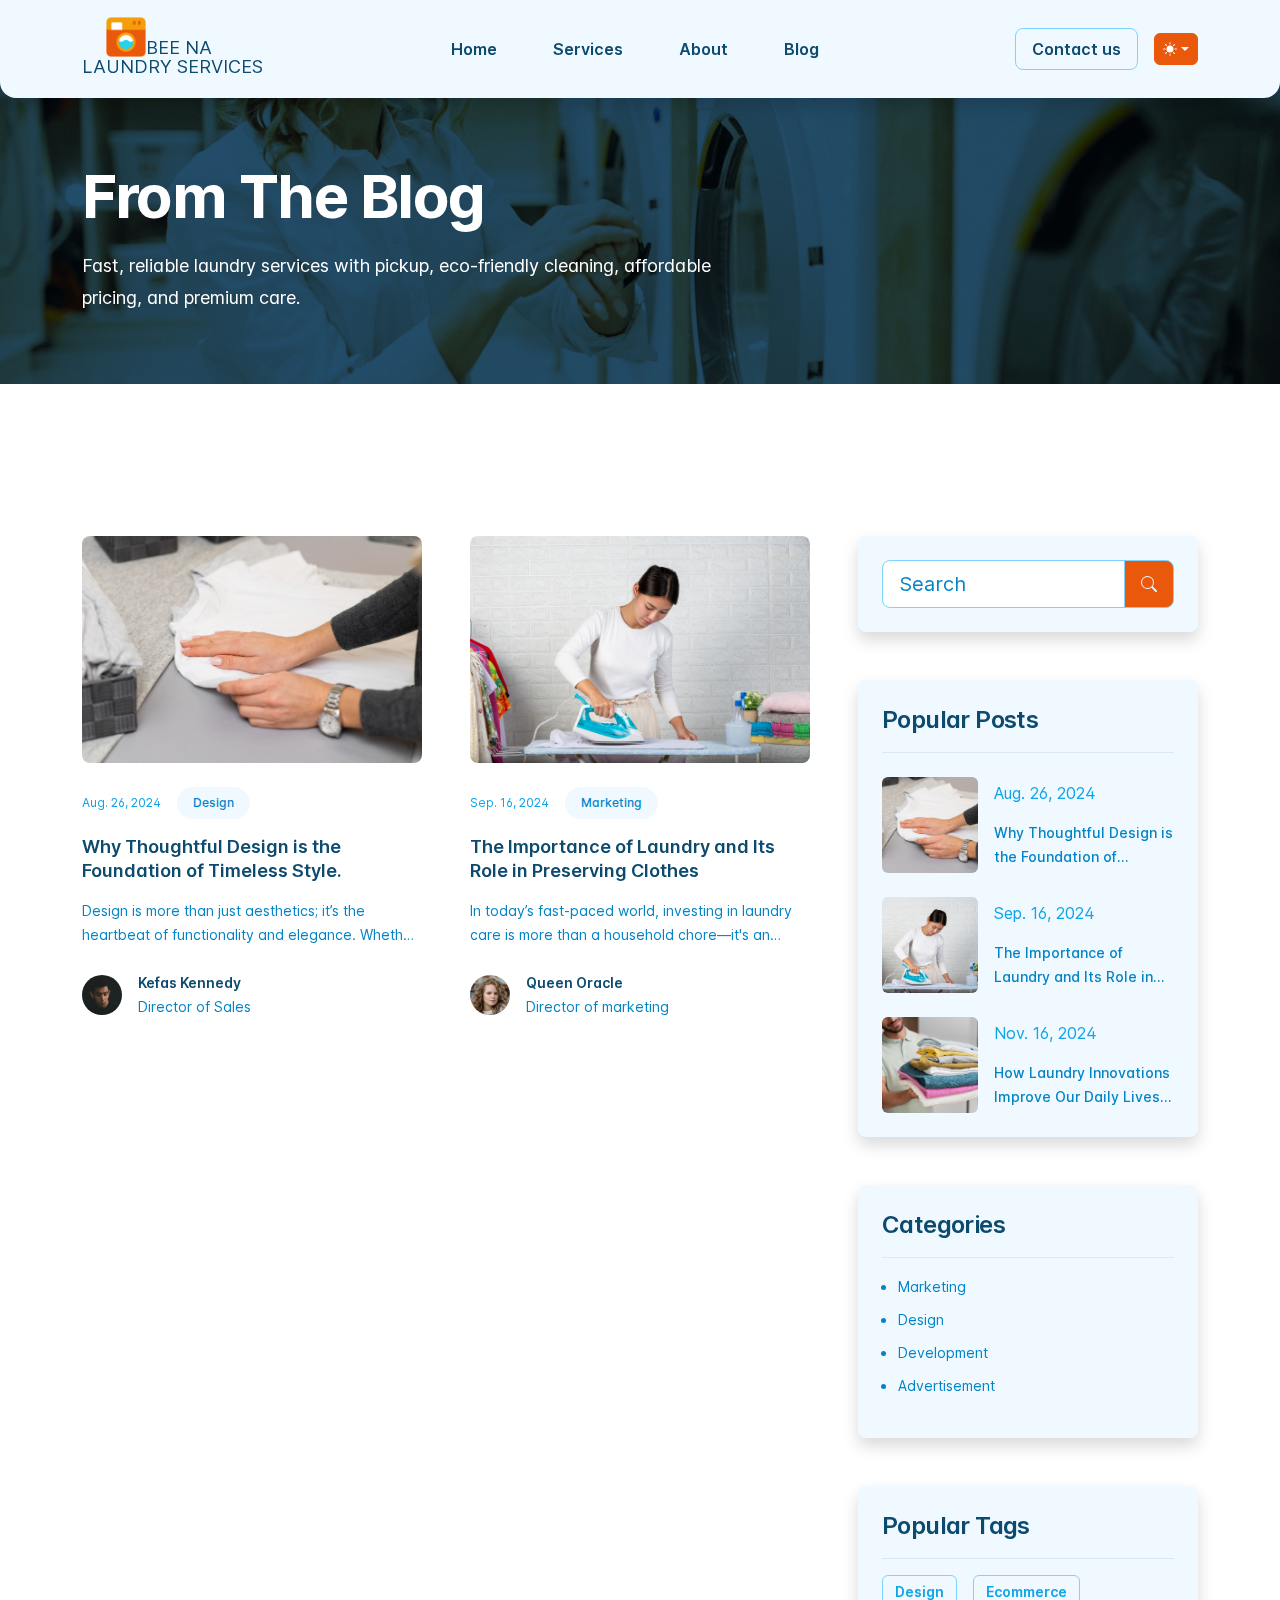
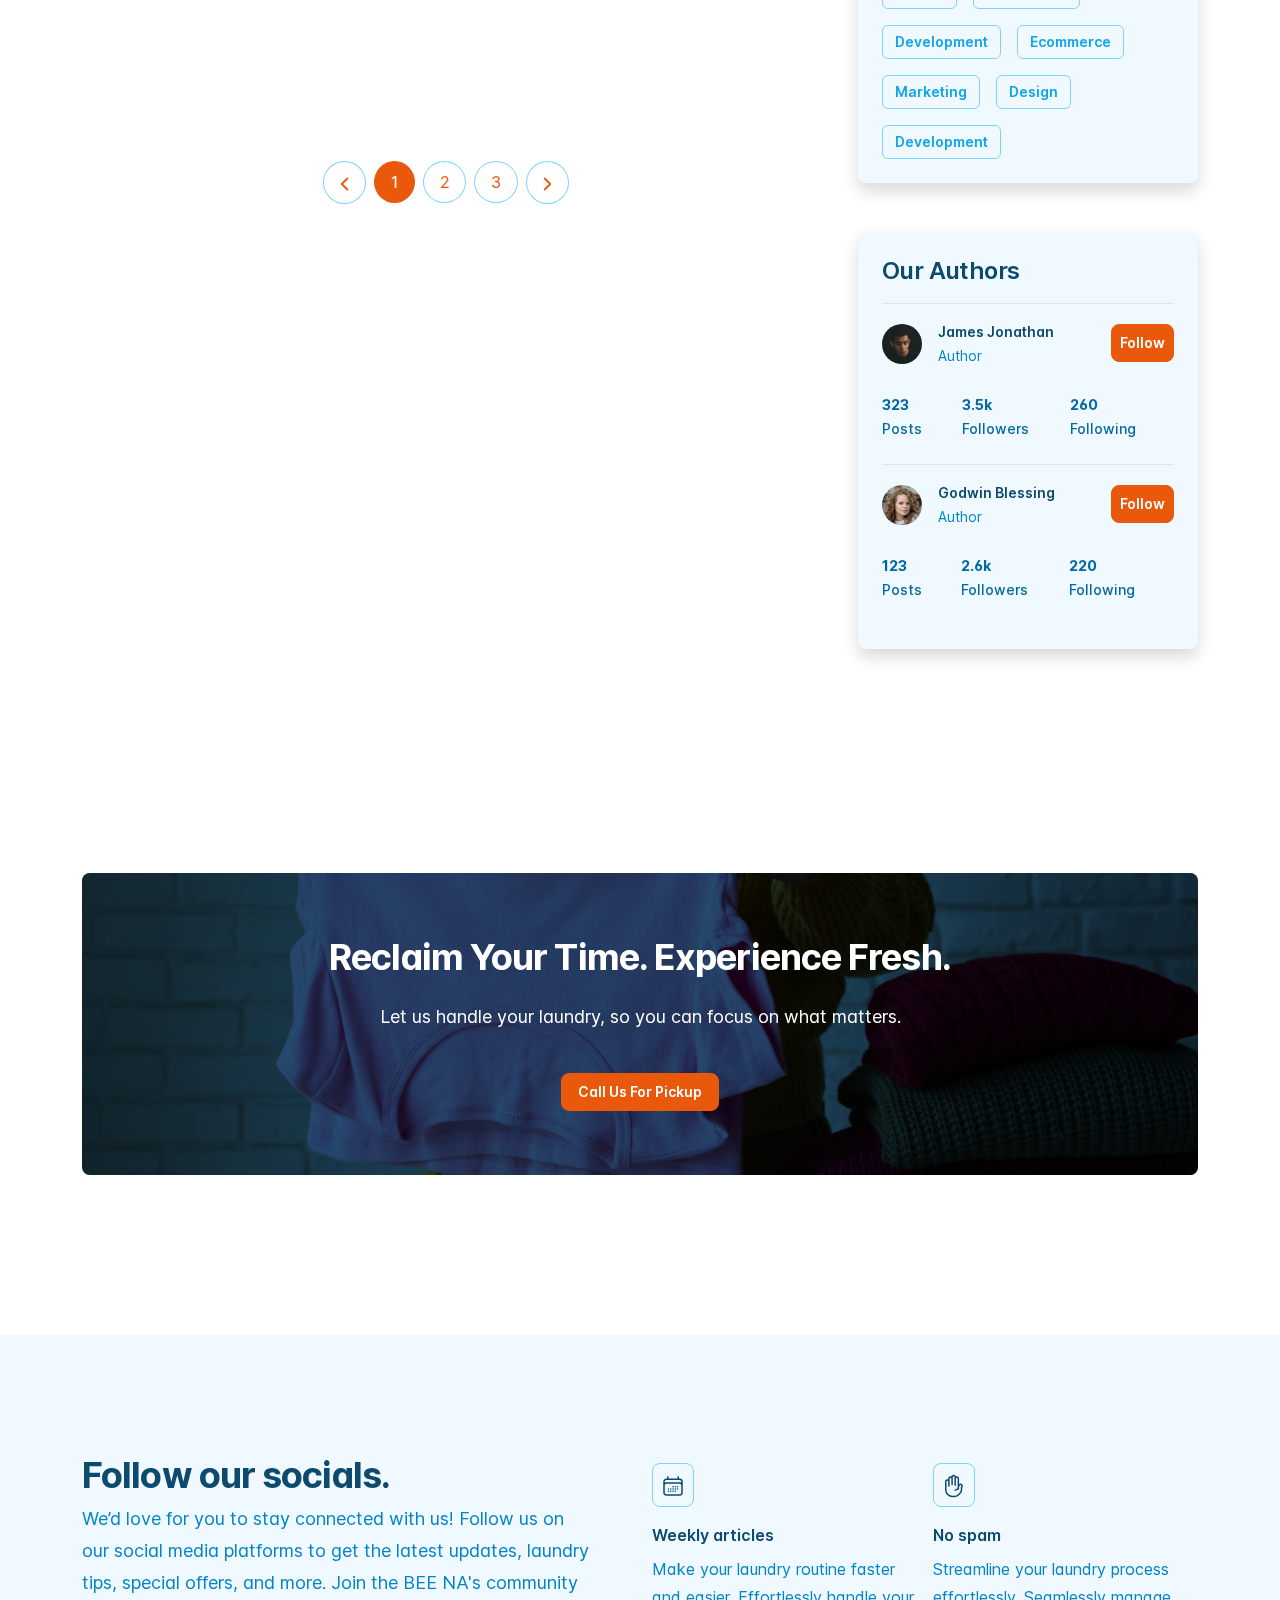
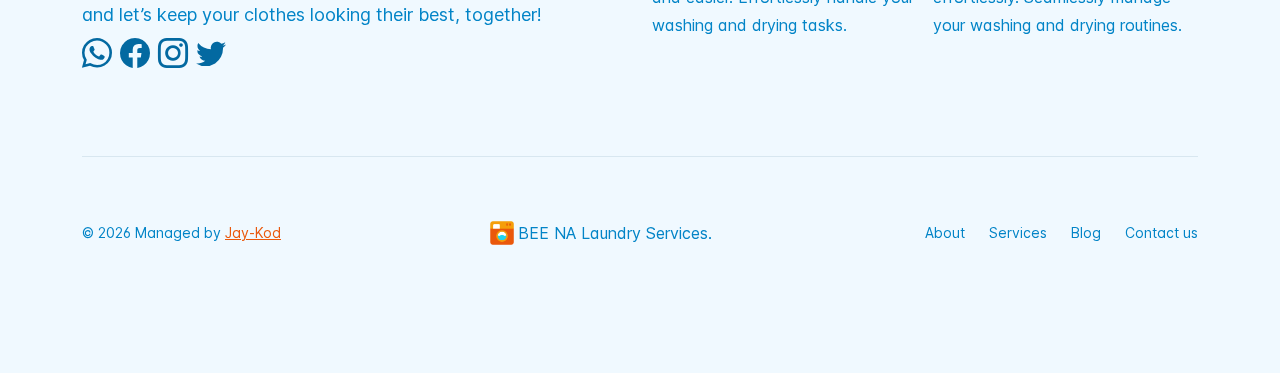
<file: blog.html>
<!doctype html>
<html lang="en" dir="ltr" data-bs-theme="auto">
<head>

    <!-- Include JavaScript for color modes -->
    <script src="./assets/js/color-modes.js"></script>

    <meta charset="utf-8">
    <meta name="viewport" content="width=device-width, initial-scale=1">

    <!-- Update the 'content' attribute to reflect the actual content description -->
    <meta name="description" content="your_description_goes_here">

    <!-- Modify the 'content' attribute to include appropriate keywords -->
    <meta name="keywords" content="your_keywords_goes_here">

    <meta name="author" content="tigmatemplate">
    <meta name="generator" content="Bootstrap">

    <!-- Change the text within the <title> tag to match the webpage's content -->
    <title>  BEE NA LAUNDRY SERVICES | Wewahs and Clean | Lets make it spakle... </title>

    <!-- 
        Set the website's favicon and Apple touch icon using the files in the assets/logo folder. You can change these files to your own icons by replacing them with the same names and sizes.

        Be careful if you change the site.webmanifest file, as you need to update the src attribute of the icons array to match the new path of your icon files. Otherwise, your icons may not display correctly on some devices. 
    -->
	<link rel="apple-touch-icon" sizes="180x180" href="./assets/logo/apple-touch-icon.png">
	<link rel="icon" type="image/png" sizes="32x32" href="./assets/logo/favicon-32x32.png">
	<link rel="icon" type="image/png" sizes="16x16" href="./assets/logo/favicon-16x16.png">
	<link rel="icon" type="image/x-icon" href="./assets/logo/favicon.ico">
	<link rel="manifest" href="./assets/logo/site.webmanifest">

    <!-- Stylesheets -->
    <link rel="stylesheet" href="./assets/libraries/glide/css/glide.core.min.css">
    <link rel="stylesheet" href="./assets/libraries/aos/aos.css">
    <link rel="stylesheet" href="./assets/css/main.min.css">
    <link rel="stylesheet" href="./assets/css/style.css">
	<link href="https://cdn.jsdelivr.net/npm/bootstrap-icons/font/bootstrap-icons.css" rel="stylesheet">

    <!-- Open Graph Meta Tags for Social Sharing -->
    <!-- Update the 'title' and 'description' content below to enhance social sharing -->
    <meta property="og:title" content=" BEE NA LAUNDRY SERVICES | Wewahs and Clean | Lets make it spakle...">
    <meta property="og:description" content="your_description_goes_here">
    <!-- Update with actual absolute image URL like: https://example.com/main.jpg -->
    <meta property="og:image" content="your_absolute_image_url_goes_here">
    <!-- Update with the absolute URL of the content like: https://example.com/index.html -->
    <meta property="og:url" content="your_absolute_content_url_goes_here">
    <!-- Update with the type of object you’re sharing. (e.g., article, website, etc.) -->
    <meta property="og:type" content="website">
    <!-- Defines the content language -->
    <meta property="og:locale" content="en_US">

    
    <!-- X/Twitter Card Meta Tags for Social Sharing -->
    <meta name="twitter:card" content="summary_large_image">
    <!-- Update with your X/Twitter handle -->
    <meta name="twitter:site" content="@yourtwitterhandle"> 
    <!-- Update the 'title' and 'description' content below to enhance social sharing -->
    <meta name="twitter:title" content=" BEE NA LAUNDRY SERVICES | Wewahs and Clean | Lets make it spakle..."> 
    <meta name="twitter:description" content="your_description_goes_here">
    <!-- Update with actual absolute image URL like: https://example.com/main.jpg -->
    <meta name="twitter:image" content="your_absolute_image_url_goes_here"> 
    
    <!-- 
        The following line specifies the canonical URL for this page.
        Replace your_canonical_url_goes_here with the actual canonical URL if needed like: https://example.com/index.html
        Or just remove it!!!!
    -->
    <link rel="canonical" href="your_canonical_url_goes_here">

</head>
<body>


    <!-- loader-wrapper -->
    <div class="loader-wrapper">
        <div class="spinner-border text-primary p-5" role="status">
            <span class="visually-hidden">Loading...</span>
        </div>
    </div>



	<!-- header top -->
	<header class="navigation position-absolute w-100 bg-body-tertiary shadow border-bottom border-light border-opacity-10 rounded-bottom-3 rounded-bottom-sm-4">
	    <nav class="navbar navbar-expand-xl" aria-label="Offcanvas navbar large">
	        <div class="container py-1">
	            <a href="./index.html" class="navbar-brand">
	                <div style="display: flex;flex-direction: column;">
						<div class="px-4" style="font-size: 0.9em; display: flex;">
							<img style="margin-bottom: 10px;" src="./assets/logo/logo.png" height="40" alt="logo">
							<span style="display: flex; margin-top: 17px;">BEE NA</span>
						</div>
						<div style="font-size: 0.9em; display: flex; margin-top: -14px;">LAUNDRY SERVICES</div>
					</div>
	            </a>

	            <div class="dropdown ms-3 order-last">
	                <svg xmlns="http://www.w3.org/2000/svg" class="d-none">
	                    <symbol id="check2" viewBox="0 0 16 16">
	                        <path d="M13.854 3.646a.5.5 0 0 1 0 .708l-7 7a.5.5 0 0 1-.708 0l-3.5-3.5a.5.5 0 1 1 .708-.708L6.5 10.293l6.646-6.647a.5.5 0 0 1 .708 0z"/>
	                    </symbol>
	                    <symbol id="circle-half" viewBox="0 0 16 16">
	                        <path d="M8 15A7 7 0 1 0 8 1v14zm0 1A8 8 0 1 1 8 0a8 8 0 0 1 0 16z"/>
	                    </symbol>
	                    <symbol id="moon-stars-fill" viewBox="0 0 16 16">
	                        <path d="M6 .278a.768.768 0 0 1 .08.858 7.208 7.208 0 0 0-.878 3.46c0 4.021 3.278 7.277 7.318 7.277.527 0 1.04-.055 1.533-.16a.787.787 0 0 1 .81.316.733.733 0 0 1-.031.893A8.349 8.349 0 0 1 8.344 16C3.734 16 0 12.286 0 7.71 0 4.266 2.114 1.312 5.124.06A.752.752 0 0 1 6 .278z"/>
	                        <path d="M10.794 3.148a.217.217 0 0 1 .412 0l.387 1.162c.173.518.579.924 1.097 1.097l1.162.387a.217.217 0 0 1 0 .412l-1.162.387a1.734 1.734 0 0 0-1.097 1.097l-.387 1.162a.217.217 0 0 1-.412 0l-.387-1.162A1.734 1.734 0 0 0 9.31 6.593l-1.162-.387a.217.217 0 0 1 0-.412l1.162-.387a1.734 1.734 0 0 0 1.097-1.097l.387-1.162zM13.863.099a.145.145 0 0 1 .274 0l.258.774c.115.346.386.617.732.732l.774.258a.145.145 0 0 1 0 .274l-.774.258a1.156 1.156 0 0 0-.732.732l-.258.774a.145.145 0 0 1-.274 0l-.258-.774a1.156 1.156 0 0 0-.732-.732l-.774-.258a.145.145 0 0 1 0-.274l.774-.258c.346-.115.617-.386.732-.732L13.863.1z"/>
	                    </symbol>
	                    <symbol id="sun-fill" viewBox="0 0 16 16">
	                        <path d="M8 12a4 4 0 1 0 0-8 4 4 0 0 0 0 8zM8 0a.5.5 0 0 1 .5.5v2a.5.5 0 0 1-1 0v-2A.5.5 0 0 1 8 0zm0 13a.5.5 0 0 1 .5.5v2a.5.5 0 0 1-1 0v-2A.5.5 0 0 1 8 13zm8-5a.5.5 0 0 1-.5.5h-2a.5.5 0 0 1 0-1h2a.5.5 0 0 1 .5.5zM3 8a.5.5 0 0 1-.5.5h-2a.5.5 0 0 1 0-1h2A.5.5 0 0 1 3 8zm10.657-5.657a.5.5 0 0 1 0 .707l-1.414 1.415a.5.5 0 1 1-.707-.708l1.414-1.414a.5.5 0 0 1 .707 0zm-9.193 9.193a.5.5 0 0 1 0 .707L3.05 13.657a.5.5 0 0 1-.707-.707l1.414-1.414a.5.5 0 0 1 .707 0zm9.193 2.121a.5.5 0 0 1-.707 0l-1.414-1.414a.5.5 0 0 1 .707-.707l1.414 1.414a.5.5 0 0 1 0 .707zM4.464 4.465a.5.5 0 0 1-.707 0L2.343 3.05a.5.5 0 1 1 .707-.707l1.414 1.414a.5.5 0 0 1 0 .708z"/>
	                    </symbol>
	                </svg>

	                <button class="btn btn-primary text-white btn-sm rounded dropdown-toggle d-flex align-items-center"
	                    id="bd-theme" type="button" aria-expanded="false" data-bs-toggle="dropdown"
	                    aria-label="Toggle theme (auto)">
	                    <svg fill="currentColor" class="bi my-1 theme-icon-active" width="1em" height="1em"><use href="#circle-half"></use></svg>
	                    <span class="visually-hidden" id="bd-theme-text">Toggle theme</span>
	                </button>

	                <ul class="p-1 dropdown-menu dropdown-menu-end dropdown-menu-hover end-0 rounded-3 shadow bg-body-tertiary"
	                    style="--bs-dropdown-min-width: 9rem;" aria-labelledby="bd-theme-text">

	                    <li style="color: var(--bs-tertiary-bg);">
	                        <svg xmlns="http://www.w3.org/2000/svg" width="20" height="20" fill="currentColor"
	                            class="mt-n1 d-inline-block position-absolute top-0 end-0 translate-middle" viewBox="0 0 16 16">
	                            <path class="carret-dropdown-path" d="m7.247 4.86-4.796 5.481c-.566.647-.106 1.659.753 1.659h9.592a1 1 0 0 0 .753-1.659l-4.796-5.48a1 1 0 0 0-1.506 0z"/>
	                        </svg>
	                    </li>

	                    <li>
	                        <button type="button" class="dropdown-item d-flex align-items-center rounded-1" data-bs-theme-value="light" aria-pressed="false">
	                            <svg fill="currentColor" class="bi me-2 theme-icon" width="1em" height="1em"><use href="#sun-fill"></use></svg>
	                            Light
	                            <svg fill="currentColor" class="bi ms-auto d-none active-check" width="1em" height="1em"><use href="#check2"></use></svg>
	                        </button>
	                    </li>

	                    <li>
	                        <button type="button" class="my-1 dropdown-item d-flex align-items-center rounded-1" data-bs-theme-value="dark" aria-pressed="false">
	                            <svg fill="currentColor" class="bi me-2 theme-icon" width="1em" height="1em"><use href="#moon-stars-fill"></use></svg>
	                            Dark
	                            <svg fill="currentColor" class="bi ms-auto d-none active-check" width="1em" height="1em"><use href="#check2"></use></svg>
	                        </button>
	                    </li>

	                    <li>
	                        <button type="button" class="dropdown-item d-flex align-items-center rounded-1 active" data-bs-theme-value="auto" aria-pressed="true">
	                            <svg fill="currentColor" class="bi me-2 theme-icon" width="1em" height="1em"><use href="#circle-half"></use></svg>
	                            Auto
	                            <svg fill="currentColor" class="bi ms-auto d-none active-check" width="1em" height="1em"><use href="#check2"></use></svg>
	                        </button>
	                    </li>
	                </ul>
	            </div>

	            <button class="navbar-toggler ms-auto" type="button" data-bs-toggle="offcanvas" data-bs-target="#offcanvasNavbar2" aria-controls="offcanvasNavbar2" aria-label="Toggle navigation">
	                <span class="navbar-toggler-icon"></span>
	            </button>

	            <div class="offcanvas offcanvas-end border-0 rounded-start-0 rounded-start-sm-4" tabindex="-1" id="offcanvasNavbar2" aria-labelledby="offcanvasNavbar2Label">
	                <div class="offcanvas-header" style="padding: 2rem 2rem 1.5rem 2rem;">
	                    <h5 class="offcanvas-title m-0" id="offcanvasNavbar2Label">
	                        <a class="navbar-brand" href="javascript:;">
	                            <img src="./assets/logo/logo.png" height="32" alt="logo">
	                        </a>
	                    </h5>
	                    <button type="button" class="btn-close text-body-emphasis" data-bs-dismiss="offcanvas" aria-label="Close"></button>
	                </div>

	                <div class="offcanvas-body">
	                    <ul class="navbar-nav align-items-xl-center flex-grow-1 column-gap-4 row-gap-4 row-gap-xl-2">
	                        <li class="nav-item ms-xl-auto">
	                            <a href="./index.html" class="px-3 text-body-emphasis bg-body-secondary-hover nav-link rounded-3 text-base leading-6 fw-semibold" aria-current="page">
	                                Home
	                            </a>
	                        </li>

	                        <li class="nav-item">
	                            <a href="./services.html" class="px-3 text-body-emphasis bg-body-secondary-hover nav-link rounded-3 text-base leading-6 fw-semibold">
	                                Services
	                            </a>
	                        </li>

	                        <li class="nav-item">
	                            <a href="./about.html" class="px-3 text-body-emphasis bg-body-secondary-hover nav-link rounded-3 text-base leading-6 fw-semibold">
	                                About
	                            </a>
	                        </li>

							<li class="nav-item">
	                            <a href="./blog.html" class="px-3 text-body-emphasis bg-body-secondary-hover nav-link rounded-3 text-base leading-6 fw-semibold">
	                                Blog
	                            </a>
	                        </li>

	                        <li class="nav-item ms-xl-auto">
	                            <a href="./contact.html" class="px-3 text-body-emphasis bg-body-secondary-hover border nav-link rounded-3 text-base leading-6 fw-semibold text-center">
	                                Contact us
	                            </a>
	                        </li>
	                    </ul>
	                </div>
	            </div>
	        </div>
	    </nav>
	</header>



	<!-- header body -->
	<div class="overflow-hidden py-9 py-xl-10 position-relative">
	   	<img src="./assets/img/bg/bg1.jpg" class="position-absolute z-n1 top-0 h-100 w-100 object-fit-cover" alt="Meeting">

	   	<div class="position-absolute z-n1 top-0 h-100 w-100 bg-dark"
	        style="opacity: 0.85; mix-blend-mode: multiply; filter: contrast(1.15) brightness(0.85);">
	    </div>

	    <div class="position-absolute z-0 top-0 h-100 w-100">
		    <div class="container h-100 d-flex align-items-center">
                <div class="max-w-2xl mx-auto mx-xl-0 text-center text-xl-start">
                    <h1 class="m-0 mt-7 text-white tracking-tight text-6xl fw-bold" data-aos-delay="0" data-aos="fade" data-aos-duration="3000">
                        From The Blog
                    </h1>
                    <p class="m-0 mt-4 text-white text-lg leading-8" data-aos-delay="100" data-aos="fade" data-aos-duration="3000">
                        Fast, reliable laundry services with pickup, eco-friendly cleaning, affordable pricing, and premium care.
                    </p>
                </div>
		    </div>
	    </div>
	</div>	



	<div class="overflow-hidden py-6 py-sm-7 py-xl-8">
		<div class="container">
			<div class="row gx-xl-5 justify-content-between">
				<div class="col-12 col-xl-8">
		            <div class="row row-cols-1 row-cols-md-2 gy-5 gx-md-5 justify-content-center justify-content-xl-between">
		                <div class="col pt-5 pt-xl-4" data-aos-delay="0" data-aos="fade" data-aos-duration="3000">
		                    <article class="d-flex max-w-xl mx-auto mx-xl-0 flex-column align-items-start justify-content-between">
		                        <div class="position-relative w-100">
		                            <div class="ratio" style="--bs-aspect-ratio: 66.66%;">
		                                <img src="./assets/img/bg/bg2.jpg" class="object-fit-cover rounded-3" alt="Blog image" loading="lazy">
		                            </div>
		                        </div>

		                        <div class="mt-4 d-flex align-items-center column-gap-3 text-xs">
		                            <time datetime="2024-09-16" class="text-body-tertiary">
		                                Aug. 26, 2024
		                            </time>
		                            <a href="javascript:;" class="px-3 py-2 text-body-secondary bg-body-tertiary position-relative z-1 rounded-pill text-decoration-none fw-medium">
		                                Design
		                            </a>
		                        </div>

		                        <div class="position-relative">
		                            <a href="blog-post.html">
										<h3 class="m-0 mt-3 text-lg leading-6 fw-semibold">
											<a href="./blog-post.html" class="text-body-emphasis text-body-secondary-hover text-decoration-none stretched-link">
												Why Thoughtful Design is the Foundation of Timeless Style.
											</a>
										</h3>
										<p class="m-0 mt-3 text-body-secondary line-clamp-2 text-sm leading-6">
											Design is more than just aesthetics; it’s the heartbeat of functionality and elegance. 
											Whether it’s a stunning piece of furniture, an innovative gadget, or a beautifully tailored 
											outfit, great design combines form and purpose to create something truly remarkable.
										</p>
									</a>
		                        </div>

		                        <div class="mt-4 position-relative d-flex align-items-center column-gap-3">
		                            <img src="./assets/img/small-team/st1.jpg" alt="Author face" class="rounded-circle" width="40" height="40" loading="lazy">

		                            <div class="text-sm leading-6">
		                                <p class="m-0 fw-semibold">
		                                    <a href="javascript:;" class="text-body-emphasis text-decoration-none stretched-link">
		                                        Kefas Kennedy
		                                    </a>
		                                </p>
		                                <p class="m-0 text-body-secondary">
		                                    Director of Sales
		                                </p>
		                            </div>
		                        </div>
		                    </article>
		                </div>

		                <div class="col pt-5 pt-xl-4" data-aos-delay="100" data-aos="fade" data-aos-duration="3000">
		                    <article class="d-flex max-w-xl mx-auto mx-xl-0 flex-column align-items-start justify-content-between">
		                        <div class="position-relative w-100">
		                            <div class="ratio" style="--bs-aspect-ratio: 66.66%;">
		                                <img src="./assets/img/bg/bg3.jpg" class="object-fit-cover rounded-3" alt="Blog image" loading="lazy">
		                            </div>
		                        </div>

		                        <div class="mt-4 d-flex align-items-center column-gap-3 text-xs">
		                            <time datetime="2024-09-16" class="text-body-tertiary">
		                                Sep. 16, 2024
		                            </time>
		                            <a href="javascript:;" class="px-3 py-2 text-body-secondary bg-body-tertiary position-relative z-1 rounded-pill text-decoration-none fw-medium">
		                                Marketing 
		                            </a>
		                        </div>

		                        <div class="position-relative">
		                            <a href="./blog-post.html">
										<h3 class="m-0 mt-3 text-lg leading-6 fw-semibold">
											<a href="./blog-post-2.html" class="text-body-emphasis text-body-secondary-hover text-decoration-none stretched-link">
												The Importance of Laundry and Its Role in Preserving Clothes
											</a>
										</h3>
										<p class="m-0 mt-3 text-body-secondary line-clamp-2 text-sm leading-6">
											In today’s fast-paced world, investing in laundry care is more than a household chore—it's an essential 
											step in maintaining the value and longevity of your wardrobe. Clean, well-maintained clothing speaks volumes 
											about your style and professionalism, ensuring you look your best for any occasion.
										</p>
									</a>
		                        </div>

		                        <div class="mt-4 position-relative d-flex align-items-center column-gap-3">
		                            <img src="./assets/img/small-team/st2.jpg" alt="Author face" class="rounded-circle" width="40" height="40" loading="lazy">

		                            <div class="text-sm leading-6">
		                                <p class="m-0 fw-semibold">
		                                    <a href="javascript:;" class="text-body-emphasis text-decoration-none stretched-link">
		                                        Queen Oracle
		                                    </a>
		                                </p>
		                                <p class="m-0 text-body-secondary">
		                                    Director of marketing
		                                </p>
		                            </div>
		                        </div>
		                    </article>
		                </div>

		                <div class="col pt-5 pt-xl-4" data-aos-delay="0" data-aos="fade" data-aos-duration="3000">
		                    <article class="d-flex max-w-xl mx-auto mx-xl-0 flex-column align-items-start justify-content-between">
		                        <div class="position-relative w-100">
		                            <div class="ratio" style="--bs-aspect-ratio: 66.66%;">
		                                <img src="./assets/img/bg/bg4.jpg" class="object-fit-cover rounded-3" alt="Blog image" loading="lazy">
		                            </div>
		                        </div>

		                        <div class="mt-4 d-flex align-items-center column-gap-3 text-xs">
		                            <time datetime="2024-09-16" class="text-body-tertiary">
		                                Nov. 16, 2024
		                            </time>
		                            <a href="javascript:;" class="px-3 py-2 text-body-secondary bg-body-tertiary position-relative z-1 rounded-pill text-decoration-none fw-medium">
		                                Development 
		                            </a>
		                        </div>

		                        <div class="position-relative">
		                            <a href="./blog-post.html">
										<h3 class="m-0 mt-3 text-lg leading-6 fw-semibold">
											<a href="./blog-post-3.html" class="text-body-emphasis text-body-secondary-hover text-decoration-none stretched-link">
												How Laundry Innovations Improve Our Daily Lives
											</a>
										</h3>
										<p class="m-0 mt-3 text-body-secondary line-clamp-2 text-sm leading-6">
											Development in laundry technology has transformed a mundane task into a 
											convenience that improves everyday life. From smart washing machines to eco-friendly 
											detergents, advancements in laundry care save time, enhance hygiene, and contribute 
											to sustainable living.
										</p>
									</a>
		                        </div>

		                        <div class="mt-4 position-relative d-flex align-items-center column-gap-3">
		                            <img src="./assets/img/small-team/st3.jpg" alt="Author face" class="rounded-circle" width="40" height="40" loading="lazy">

		                            <div class="text-sm leading-6">
		                                <p class="m-0 fw-semibold">
		                                    <a href="javascript:;" class="text-body-emphasis text-decoration-none stretched-link">
		                                        James Johnson
		                                    </a>
		                                </p>
		                                <p class="m-0 text-body-secondary">
		                                    Director of Product
		                                </p>
		                            </div>
		                        </div>
		                    </article>
		                </div>

		                <div class="col pt-5 pt-xl-4" data-aos-delay="100" data-aos="fade" data-aos-duration="3000">
		                    <article class="d-flex max-w-xl mx-auto mx-xl-0 flex-column align-items-start justify-content-between">
		                        <div class="position-relative w-100">
		                            <div class="ratio" style="--bs-aspect-ratio: 66.66%;">
		                                <img src="./assets/img/bg/bg5.jpg" class="object-fit-cover rounded-3" alt="Blog image" loading="lazy">
		                            </div>
		                        </div>

		                        <div class="mt-4 d-flex align-items-center column-gap-3 text-xs">
		                            <time datetime="2024-09-16" class="text-body-tertiary">
		                                Oct. 16, 2024
		                            </time>
		                            <a href="javascript:;" class="px-3 py-2 text-body-secondary bg-body-tertiary position-relative z-1 rounded-pill text-decoration-none fw-medium">
		                                Advertisement 
		                            </a>
		                        </div>

		                        <div class="position-relative">
		                            <a href="./blog-post.html">
										<h3 class="m-0 mt-3 text-lg leading-6 fw-semibold">
											<a href="./blog-post-4.html" class="text-body-emphasis text-body-secondary-hover text-decoration-none stretched-link">
												BEE NA Laundry Services: Transforming Laundry into Care-Free Convenience.
											</a>
										</h3>
										<p class="m-0 mt-3 text-body-secondary line-clamp-2 text-sm leading-6">
											Are you tired of juggling your busy schedule with endless laundry 
											chores? BEE NA Laundry Services is here to redefine your laundry 
											experience with professional care, convenience, and reliability. 
											We take the hassle out of laundry so you can focus on what truly 
											matters—your family, work, and relaxation. Trust us to deliver 
											pristine, fresh-smelling clothes every time.
										</p>
									</a>
		                        </div>

		                        <div class="mt-4 position-relative d-flex align-items-center column-gap-3">
		                            <img src="./assets/img/small-team/st4.jpg" alt="Author face" class="rounded-circle" width="40" height="40" loading="lazy">

		                            <div class="text-sm leading-6">
		                                <p class="m-0 fw-semibold">
		                                    <a href="javascript:;" class="text-body-emphasis text-decoration-none stretched-link">
		                                        BEE NA LS
		                                    </a>
		                                </p>
		                                <p class="m-0 text-body-secondary">
		                                    Manager
		                                </p>
		                            </div>
		                        </div>
		                    </article>
		                </div>      
		            </div>

					<!-- pagination -->
					<div class="pt-9 pb-6">
						<div class="container">
							<nav aria-label="Page navigation example">
								<ul class="pagination justify-content-center">
									<li class="page-item">
										<a class="page-link rounded-circle p-2 m-1" href="javascript:;" aria-label="Previous">
											<svg xmlns="http://www.w3.org/2000/svg" width="25" height="22" viewBox="0 0 24 24" fill="none" class="rtl-flip" stroke="currentColor" stroke-width="2" stroke-linecap="round" stroke-linejoin="round"><polyline points="15 18 9 12 15 6"></polyline></svg>
										</a>
									</li>
									<li class="page-item active">
										<a class="page-link rounded-circle py-2 px-3 m-1" href="javascript:;">1</a>
									</li>
									<li class="page-item">
										<a class="page-link rounded-circle py-2 px-3 m-1" href="javascript:;">2</a>
									</li>
									<li class="page-item">
										<a class="page-link rounded-circle py-2 px-3 m-1" href="javascript:;">3</a>
									</li>
									<li class="page-item">
										<a class="page-link rounded-circle p-2 m-1" href="javascript:;" aria-label="Next">
											<svg xmlns="http://www.w3.org/2000/svg" width="25" height="22" viewBox="0 0 24 24" fill="none" class="rtl-flip" stroke="currentColor" stroke-width="2" stroke-linecap="round" stroke-linejoin="round"><polyline points="9 18 15 12 9 6"></polyline></svg>
										</a>
									</li>
								</ul>
							</nav>
						</div>
					</div>
				</div>

				<div class="col-12 col-xl-4">
					<div class="max-w-xl mx-auto mx-xl-0 pt-5 pt-xl-0">
						<div class="mt-4">
							<div class="p-4 shadow rounded-3 bg-body-tertiary">
								<div class="input-group flex-nowrap input-group-lg">
									<input type="text" class="form-control" placeholder="Search" aria-label="Username" aria-describedby="addon-wrapping">
									<span class="input-group-text bg-primary text-light" id="addon-wrapping">
										<svg xmlns="http://www.w3.org/2000/svg" width="16" height="16" fill="currentColor" class="bi bi-search" viewBox="0 0 16 16">
											<path d="M11.742 10.344a6.5 6.5 0 1 0-1.397 1.398h-.001c.03.04.062.078.098.115l3.85 3.85a1 1 0 0 0 1.415-1.414l-3.85-3.85a1.007 1.007 0 0 0-.115-.1zM12 6.5a5.5 5.5 0 1 1-11 0 5.5 5.5 0 0 1 11 0z"/>
										</svg>
									</span>
								</div>
							</div>
						</div>

						<div class="mt-5">
							<div class="p-4 shadow rounded-3 bg-body-tertiary">
								<h3 class="text-body-emphasis text-2xl tracking-tight fw-semibold">
									Popular Posts
								</h3>

								<hr class="text-body-emphasis opacity-10">

								<a href="./blog-post.html" class="d-flex align-items-center mt-4 text-body link-offset-2 link-underline link-underline-opacity-0 link-underline-opacity-25-hover" style="text-decoration: none;">
									<div class="p-5 position-relative">
										<img src="./assets/img/bg/bg2.jpg" class="position-absolute top-0 start-0 h-100 w-100 object-fit-cover rounded" loading="lazy" alt="Meeting">
									</div>

									<div class="ps-3">
										<time datetime="2024-09-16" class="d-block text-body-tertiary">
			                                Aug. 26, 2024
			                            </time>
										<h6 class="m-0 mt-3 text-body-secondary line-clamp-2 text-sm leading-6">
											Why Thoughtful Design is the Foundation of Timeless Style...
										</h6>
									</div>
								</a>

								<a href="./blog-post-2.html" class="d-flex align-items-center mt-4 text-body link-offset-2 link-underline link-underline-opacity-0 link-underline-opacity-25-hover" style="text-decoration: none;">
									<div class="p-5 position-relative">
										<img src="./assets/img/bg/bg3.jpg" class="position-absolute top-0 start-0 h-100 w-100 object-fit-cover rounded" loading="lazy" alt="Meeting">
									</div>

									<div class="ps-3">
										<time datetime="2024-09-16" class="d-block text-body-tertiary">
											Sep. 16, 2024
			                            </time>
										<h6 class="m-0 mt-3 text-body-secondary line-clamp-2 text-sm leading-6">
											The Importance of Laundry and Its Role in Preserving Clothes...
										</h6>
									</div>
								</a>

								<a href="./blog-post-3.html" class="d-flex align-items-center mt-4 text-body link-offset-2 link-underline link-underline-opacity-0 link-underline-opacity-25-hover" style="text-decoration: none;">
									<div class="p-5 position-relative">
										<img src="./assets/img/bg/bg4.jpg" class="position-absolute top-0 start-0 h-100 w-100 object-fit-cover rounded" loading="lazy" alt="Meeting">
									</div>

									<div class="ps-3">
										<time datetime="2024-09-16" class="d-block text-body-tertiary">
											Nov. 16, 2024
			                            </time>
										<h6 class="m-0 mt-3 text-body-secondary line-clamp-2 text-sm leading-6">
											How Laundry Innovations Improve Our Daily Lives...
										</h6>
									</div>
								</a>
							</div>
						</div>

						<div class="mt-5">
							<div class="p-4 shadow rounded-3 bg-body-tertiary">
								<h3 class="text-body-emphasis text-2xl tracking-tight fw-semibold">
									Categories
								</h3>

								<hr class="text-body-secondary opacity-10">

								<ul class="ps-3 text-body-secondary">
									<li class="mt-2">
										<a href="javascript:;" class="text-body-secondary link-offset-2 link-underline link-underline-opacity-0 link-underline-opacity-25-hover text-sm leading-6">
											Marketing
										</a>
									</li>
									<li class="mt-2">
										<a href="javascript:;" class="text-body-secondary link-offset-2 link-underline link-underline-opacity-0 link-underline-opacity-25-hover text-sm leading-6">
											Design
										</a>
									</li>
									<li class="mt-2">
										<a href="javascript:;" class="text-body-secondary link-offset-2 link-underline link-underline-opacity-0 link-underline-opacity-25-hover text-sm leading-6">
											Development
										</a>
									</li>
									<li class="mt-2">
										<a href="javascript:;" class="text-body-secondary link-offset-2 link-underline link-underline-opacity-0 link-underline-opacity-25-hover text-sm leading-6">
											Advertisement
										</a>
									</li>
								</ul>
							</div>
						</div>

						<div class="mt-5">
							<div class="p-4 shadow rounded-3 bg-body-tertiary">
								<h3 class="text-body-emphasis text-2xl tracking-tight fw-semibold">
									Popular Tags
								</h3>
								<hr class="text-body-emphasis opacity-10">

								<div class="d-flex flex-wrap gap-3">
									<button class="btn text-body-tertiary border bg-body-secondary-hover text-sm fw-semibold">
										Design
									</button>
									<button class="btn text-body-tertiary border bg-body-secondary-hover text-sm fw-semibold">
										Ecommerce
									</button>
									<button class="btn text-body-tertiary border bg-body-secondary-hover text-sm fw-semibold">
										Development
									</button>
									<button class="btn text-body-tertiary border bg-body-secondary-hover text-sm fw-semibold">
										Ecommerce
									</button>
									<button class="btn text-body-tertiary border bg-body-secondary-hover text-sm fw-semibold">
										Marketing
									</button>
									<button class="btn text-body-tertiary border bg-body-secondary-hover text-sm fw-semibold">
										Design
									</button>
									<button class="btn text-body-tertiary border bg-body-secondary-hover text-sm fw-semibold">
										Development
									</button>
								</div>
							</div>
						</div>

						<div class="mt-5">
							<div class="p-4 shadow rounded-3 bg-body-tertiary">
								<h3 class="text-body-emphasis text-2xl tracking-tight fw-semibold">
									Our Authors
								</h3>
								<hr class="text-body-emphasis opacity-10">

								<div class="d-flex justify-content-between">
									<div class="position-relative d-flex align-items-center column-gap-3">
										<img src="./assets/img/small-team/st1.jpg" alt="Author face" class="rounded-circle" width="40" height="40" loading="lazy">
	
										<div class="text-sm leading-6">
											<p class="m-0 fw-semibold">
												<a href="javascript:;" class="text-body-emphasis text-decoration-none stretched-link">
													James Jonathan
												</a>
											</p>
											<p class="m-0 text-body-secondary">
												Author
											</p>
										</div>
									</div>
		
									<div>
										<a href="./blog.html">
											<button class="mt-1 btn btn-lg btn-primary px-2 text-white text-sm fw-semibold">
												Follow
											</button>
										</a>
									</div>
								</div>
		
								<div class="d-flex my-4">
									<span class="me-3">
										<span class="text-body text-sm fw-bold">323</span>
										<span class="text-body text-sm fw-medium">Posts</span>
									</span>
		
									<span class="me-3">
										<span class="text-body text-sm fw-bold">3.5k</span>
										<span class="text-body text-sm fw-medium">Followers</span>
									</span>
		
									<span class="me-3">
										<span class="text-body text-sm fw-bold">260</span>
										<span class="text-body text-sm fw-medium">Following</span>
									</span>
								</div>

								<hr class="text-body-emphasis opacity-10">

								<div class="d-flex justify-content-between">
									<div class="position-relative d-flex align-items-center column-gap-3">
										<img src="./assets/img/small-team/st2.jpg" alt="Author face" class="rounded-circle" width="40" height="40" loading="lazy">
	
										<div class="text-sm leading-6">
											<p class="m-0 fw-semibold">
												<a href="javascript:;" class="text-body-emphasis text-decoration-none stretched-link">
													Godwin Blessing
												</a>
											</p>
											<p class="m-0 text-body-secondary">
												Author
											</p>
										</div>
									</div>
		
									<div>
										<a href="./blog.html">
											<button class="mt-1 btn btn-lg btn-primary px-2 text-white text-sm fw-semibold">
												Follow
											</button>
										</a>
									</div>
								</div>
		
								<div class="d-flex my-4">
									<span class="me-3">
										<span class="text-body text-sm fw-bold">123</span>
										<span class="text-body text-sm fw-medium">Posts</span>
									</span>
		
									<span class="me-3">
										<span class="text-body text-sm fw-bold">2.6k</span>
										<span class="text-body text-sm fw-medium">Followers</span>
									</span>
		
									<span class="me-3">
										<span class="text-body text-sm fw-bold">220</span>
										<span class="text-body text-sm fw-medium">Following</span>
									</span>
								</div>

							</div>
						</div>
					</div>
				</div>
			</div>
		</div>
	</div>



	<!-- Call to action -->
	<div class="pb-9 pt-7">
		<div class="container">
			<div class="py-6 position-relative text-white rounded-3">
				<img src="./assets/img/bg/bg10.jpg" class="position-absolute z-n1 top-0 h-100 w-100 object-fit-cover rounded-3" loading="lazy" alt="Meeting">

			   	<div class="position-absolute z-n1 top-0 h-100 w-100 bg-dark rounded-3"
			        style="opacity: 0.85; mix-blend-mode: multiply; filter: contrast(1.15) brightness(0.85);">
			    </div>

				<div class="px-6">
					<div class="mx-auto max-w-2xl">
						<h2 class="m-0 tracking-tight text-4xl fw-bold text-center">
							Reclaim Your Time. Experience Fresh.
						</h2>
						<p class="m-0 mt-4 text-lg leading-8 text-center">
							Let us handle your laundry, so you can focus on what matters.
						</p>
						<div class="mt-4 pt-3 text-center">
							<a href="javascript:;" class="btn btn-lg btn-primary text-white text-sm fw-semibold">
								Call Us For Pickup
							</a>
						</div>
					</div>
				</div>
			</div>
		</div>
	</div>



	<footer class="overflow-hidden py-6 py-sm-7 py-xl-8 bg-body-tertiary">
	    <div class="container">
	        <div class="row gy-5">
	            <div class="col-12 col-xl-6">
	                <div class="pb-3 max-w-lg position-relative">
	                    <form method="post" target="_blank" novalidate class="mc-embedded-subscribe-form">

	                        <h2 class="text-body-emphasis leading-6 text-4xl tracking-tight fw-bold">
	                            Follow our socials.
	                        </h2>
	                        <p class="m-0 mt-3 text-body-secondary text-lg leading-8">
	                            We’d love for you to stay connected with us! Follow us on our social media platforms to get 
								the latest updates, laundry tips, special offers, and more. Join the BEE NA's community and let’s 
								keep your clothes looking their best, together!
	                        </p>

							<i class="bi bi-whatsapp" 
								style="font-size: 30px; transition: color 0.3s ease;" 
								onmouseover="this.style.color='#ea580c'" 
								onmouseout="this.style.color='#7dd3fc'">
							</i>

							<i class="bi bi-facebook" 
								style="font-size: 30px; transition: color 0.3s ease;" 
								onmouseover="this.style.color='#ea580c'" 
								onmouseout="this.style.color='#7dd3fc'">
							</i>

							<i class="bi bi-instagram" 
								style="font-size: 30px; transition: color 0.3s ease;" 
								onmouseover="this.style.color='#ea580c'" 
								onmouseout="this.style.color='#7dd3fc'">
							</i>

							<i class="bi bi-twitter" 
								style="font-size: 30px; transition: color 0.3s ease;" 
								onmouseover="this.style.color='#ea580c'" 
								onmouseout="this.style.color='#7dd3fc'">
							</i>

	                        <!-- This div is related to Mailchimp integration and handled by a function in our scripts.js file, so no need to worry about it. -->
	                        <div style="position: absolute; left: -5000px;" aria-hidden="true">
	                            <input type="text" class="js-validate-robot" name="b_a4752870f583bb49a02427b3c_143fa46c21" tabindex="-1" value="">
	                        </div>

	                        <!-- response -->
	                        <div class="js-subscribe-response"></div>

	                    </form>
	                </div>
	            </div>

	            <div class="col-12 col-xl-6">
	                <div class="row row-cols-1 row-cols-sm-2 gx-3 gy-5">
	                    <div class="d-flex flex-column align-items-start">
	                        <div class="p-2 bg-body-tertiary rounded-3 border">
	                            <svg class="text-body-emphasis" width="24" height="24" fill="none" viewBox="0 0 24 24" stroke-width="1.5" stroke="currentColor" aria-hidden="true">
	                                <path stroke-linecap="round" stroke-linejoin="round" d="M6.75 3v2.25M17.25 3v2.25M3 18.75V7.5a2.25 2.25 0 012.25-2.25h13.5A2.25 2.25 0 0121 7.5v11.25m-18 0A2.25 2.25 0 005.25 21h13.5A2.25 2.25 0 0021 18.75m-18 0v-7.5A2.25 2.25 0 015.25 9h13.5A2.25 2.25 0 0121 11.25v7.5m-9-6h.008v.008H12v-.008zM12 15h.008v.008H12V15zm0 2.25h.008v.008H12v-.008zM9.75 15h.008v.008H9.75V15zm0 2.25h.008v.008H9.75v-.008zM7.5 15h.008v.008H7.5V15zm0 2.25h.008v.008H7.5v-.008zm6.75-4.5h.008v.008h-.008v-.008zm0 2.25h.008v.008h-.008V15zm0 2.25h.008v.008h-.008v-.008zm2.25-4.5h.008v.008H16.5v-.008zm0 2.25h.008v.008H16.5V15z" />
	                            </svg>
	                        </div>
	                        <div class="m-0 mt-3 text-body-emphasis fw-semibold">
	                            Weekly articles
	                        </div>
	                        <div class="m-0 mt-2 text-body-secondary leading-7">
	                            Make your laundry routine faster and easier. 
								Effortlessly handle your washing and drying tasks.
	                        </div>
	                    </div>

	                    <div class="d-flex flex-column align-items-start">
	                        <div class="p-2 bg-body-tertiary rounded-3 border">
	                            <svg class="text-body-emphasis" width="24" height="24" fill="none" viewBox="0 0 24 24" stroke-width="1.5" stroke="currentColor" aria-hidden="true">
	                                <path stroke-linecap="round" stroke-linejoin="round" d="M10.05 4.575a1.575 1.575 0 10-3.15 0v3m3.15-3v-1.5a1.575 1.575 0 013.15 0v1.5m-3.15 0l.075 5.925m3.075.75V4.575m0 0a1.575 1.575 0 013.15 0V15M6.9 7.575a1.575 1.575 0 10-3.15 0v8.175a6.75 6.75 0 006.75 6.75h2.018a5.25 5.25 0 003.712-1.538l1.732-1.732a5.25 5.25 0 001.538-3.712l.003-2.024a.668.668 0 01.198-.471 1.575 1.575 0 10-2.228-2.228 3.818 3.818 0 00-1.12 2.687M6.9 7.575V12m6.27 4.318A4.49 4.49 0 0116.35 15m.002 0h-.002" />
	                            </svg>
	                        </div>
	                        <div class="m-0 mt-3 text-body-emphasis fw-semibold">
	                            No spam
	                        </div>
	                        <div class="m-0 mt-2 text-body-secondary leading-7">
	                            Streamline your laundry process effortlessly. 
								Seamlessly manage your washing and drying routines.
	                        </div>
	                    </div>
	                </div>
	            </div>
	        </div>
	    </div>

	    

	    <div class="container">
	    	<hr class="my-6 text-body-emphasis opacity-10">

	        <div class="d-flex flex-column flex-xl-row gap-5 justify-content-between align-items-xl-center">
	            <div class="order-first order-xl-last">
	                <ul class="nav row gy-4 gx-sm-4 row-cols-2 row-cols-sm-auto">
	                    <li class="nav-item">
	                        <a href="./about.html" class="p-0 text-body-secondary nav-link leading-6 text-sm"> About </a>
	                    </li>
	                    <li class="nav-item">
	                        <a href="./services.html" class="p-0 text-body-secondary nav-link leading-6 text-sm"> Services </a>
	                    </li>
	                    <li class="nav-item">
	                        <a href="./blog.html" class="p-0 text-body-secondary nav-link leading-6 text-sm"> Blog </a>
	                    </li>
	                    <li class="nav-item">
	                        <a href="./contact.html" class="p-0 text-body-secondary nav-link leading-6 text-sm"> Contact us </a>
	                    </li>
	                </ul>
	            </div>

	            <div class="">
	                <a href="./index.html" class="link-body-emphasis d-flex align-items-center text-decoration-none">
	                    <img src="./assets/logo/logo.png" height="24" alt="logo" loading="lazy">
						<span class="px-1 text-body-secondary">BEE NA Laundry Services.</span> 
	                </a>
	            </div>

	            <div class="order-last order-xl-first">
	                <p class="mb-0 text-body-secondary leading-6 text-sm">
	                    © 
	                    <span class="current-year"></span> 
	                    Managed by <a href="#">Jay-Kod</a>
	                </p>
	            </div>
	        </div>
	    </div>  
	</footer>



	<!-- Back to top button -->
	<button type="button" class="btn btn-primary btn-back-to-top rounded-circle justify-content-center align-items-center p-2 text-white">
		<svg xmlns="http://www.w3.org/2000/svg" width="20" height="20" fill="currentColor" class="bi bi-caret-up-fill" viewBox="0 0 16 16"> <path d="m7.247 4.86-4.796 5.481c-.566.647-.106 1.659.753 1.659h9.592a1 1 0 0 0 .753-1.659l-4.796-5.48a1 1 0 0 0-1.506 0z"/> </svg>
	</button>



	<!-- Bootstrap JavaScript: Bundle with Popper -->
	<script src="./assets/libraries/bootstrap/js/bootstrap.bundle.min.js"></script>
	<script src="./assets/libraries/glide/glide.min.js"></script>
	<script src="./assets/libraries/aos/aos.js"></script>
	<script src="./assets/js/scripts.js"></script>



</body>
</html>
</file>
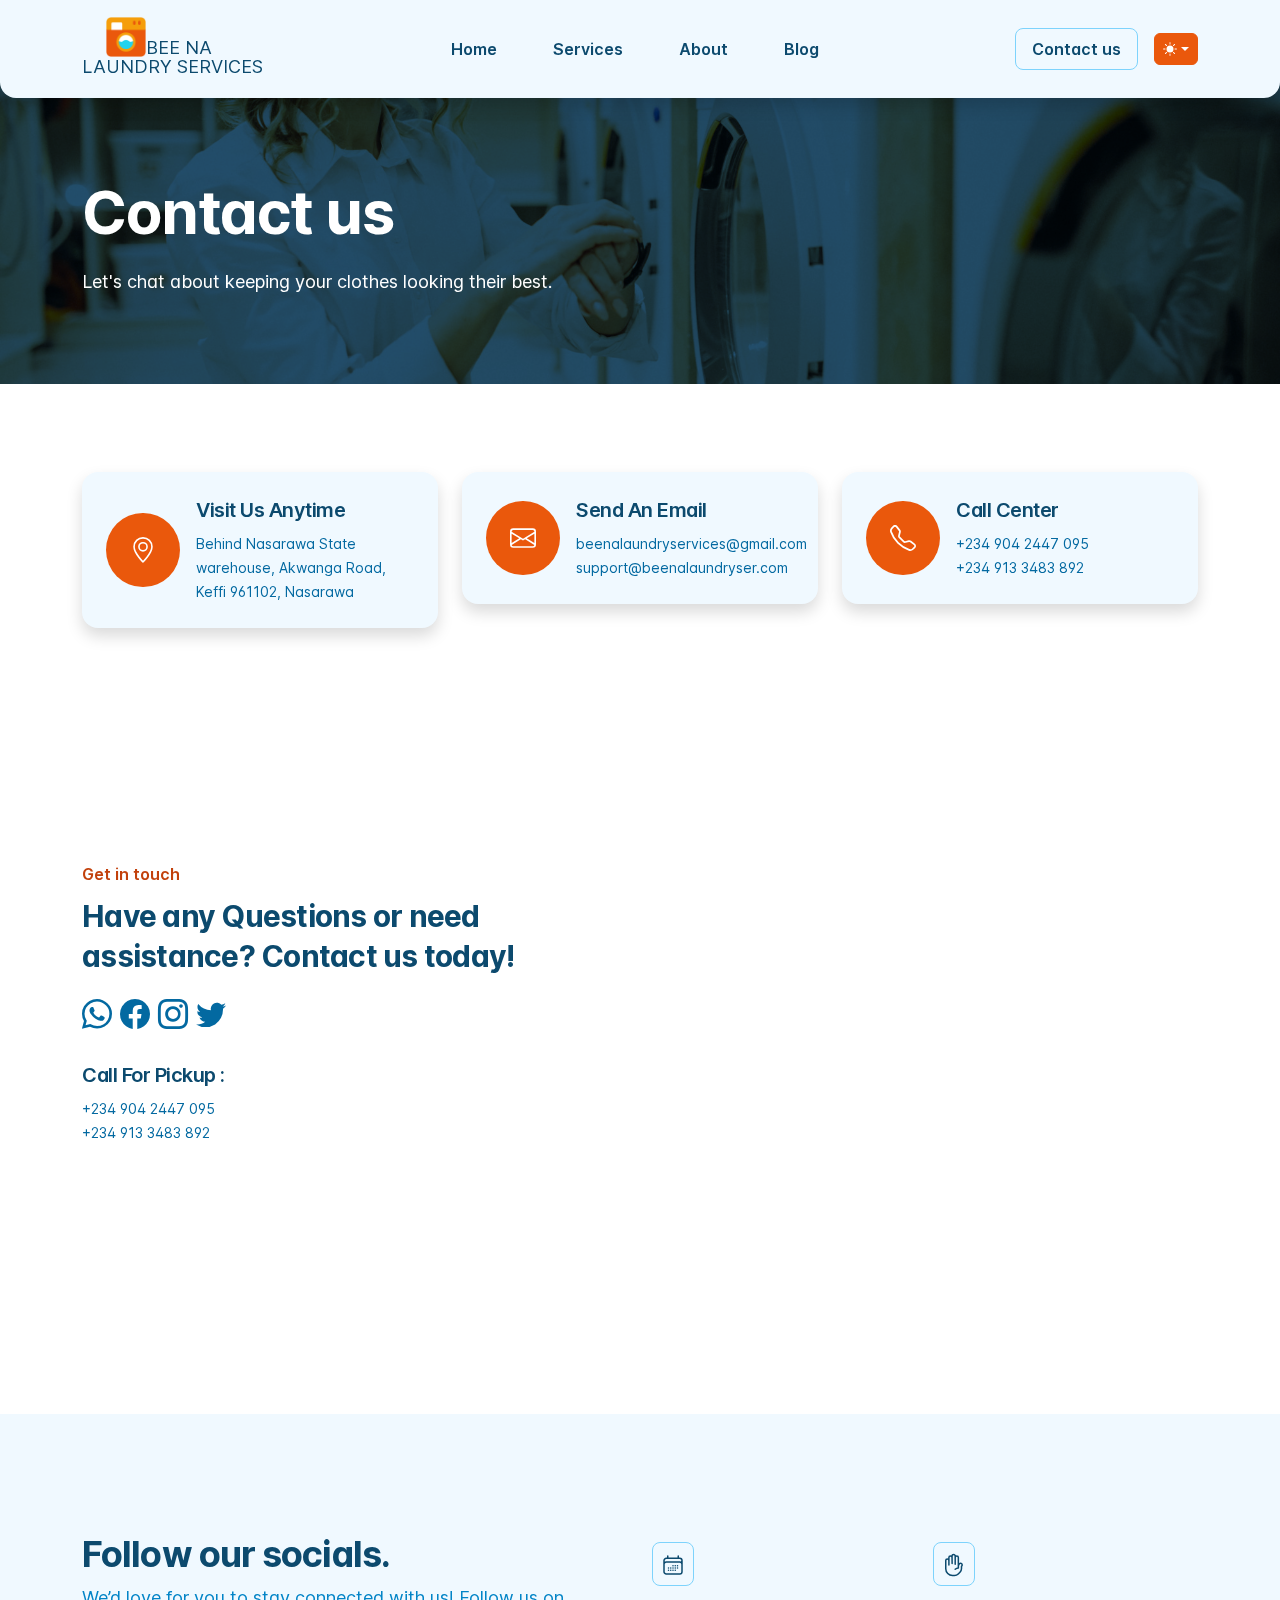
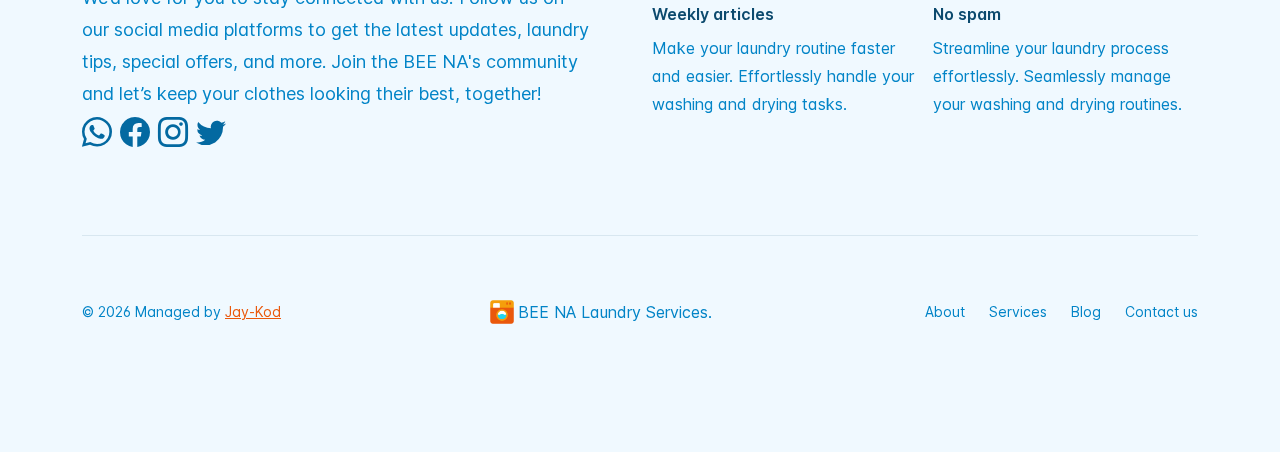
<file: contact.html>
<!doctype html>
<html lang="en" dir="ltr" data-bs-theme="auto">
<head>

    <!-- Include JavaScript for color modes -->
    <script src="./assets/js/color-modes.js"></script>

    <meta charset="utf-8">
    <meta name="viewport" content="width=device-width, initial-scale=1">

    <!-- Update the 'content' attribute to reflect the actual content description -->
    <meta name="description" content="your_description_goes_here">

    <!-- Modify the 'content' attribute to include appropriate keywords -->
    <meta name="keywords" content="your_keywords_goes_here">

    <meta name="author" content="tigmatemplate">
    <meta name="generator" content="Bootstrap">

    <!-- Change the text within the <title> tag to match the webpage's content -->
    <title> BEE NA LAUNDRY SERVICES | Wewahs and Clean | Lets make it spakle... </title>

    <!-- 
        Set the website's favicon and Apple touch icon using the files in the assets/logo folder. You can change these files to your own icons by replacing them with the same names and sizes.

        Be careful if you change the site.webmanifest file, as you need to update the src attribute of the icons array to match the new path of your icon files. Otherwise, your icons may not display correctly on some devices. 
    -->
	<link rel="apple-touch-icon" sizes="180x180" href="./assets/logo/apple-touch-icon.png">
	<link rel="icon" type="image/png" sizes="32x32" href="./assets/logo/favicon-32x32.png">
	<link rel="icon" type="image/png" sizes="16x16" href="./assets/logo/favicon-16x16.png">
	<link rel="icon" type="image/x-icon" href="./assets/logo/favicon.ico">
	<link rel="manifest" href="./assets/logo/site.webmanifest">

    <!-- Stylesheets -->
    <link rel="stylesheet" href="./assets/libraries/glide/css/glide.core.min.css">
    <link rel="stylesheet" href="./assets/libraries/aos/aos.css">
    <link rel="stylesheet" href="./assets/css/main.min.css">
    <link rel="stylesheet" href="./assets/css/style.css">
	<link href="https://cdn.jsdelivr.net/npm/bootstrap-icons/font/bootstrap-icons.css" rel="stylesheet">

    <!-- Open Graph Meta Tags for Social Sharing -->
    <!-- Update the 'title' and 'description' content below to enhance social sharing -->
    <meta property="og:title" content="BEE NA LAUNDRY SERVICES | Wewahs and Clean | Lets make it spakle...">
    <meta property="og:description" content="your_description_goes_here">
    <!-- Update with actual absolute image URL like: https://example.com/main.jpg -->
    <meta property="og:image" content="your_absolute_image_url_goes_here">
    <!-- Update with the absolute URL of the content like: https://example.com/index.html -->
    <meta property="og:url" content="your_absolute_content_url_goes_here">
    <!-- Update with the type of object you’re sharing. (e.g., article, website, etc.) -->
    <meta property="og:type" content="website">
    <!-- Defines the content language -->
    <meta property="og:locale" content="en_US">

    
    <!-- X/Twitter Card Meta Tags for Social Sharing -->
    <meta name="twitter:card" content="summary_large_image">
    <!-- Update with your X/Twitter handle -->
    <meta name="twitter:site" content="@yourtwitterhandle"> 
    <!-- Update the 'title' and 'description' content below to enhance social sharing -->
    <meta name="twitter:title" content="BEE NA LAUNDRY SERVICES | Wewahs and Clean | Lets make it spakle..."> 
    <meta name="twitter:description" content="your_description_goes_here">
    <!-- Update with actual absolute image URL like: https://example.com/main.jpg -->
    <meta name="twitter:image" content="your_absolute_image_url_goes_here"> 
    
    <!-- 
        The following line specifies the canonical URL for this page.
        Replace your_canonical_url_goes_here with the actual canonical URL if needed like: https://example.com/index.html
        Or just remove it!!!!
    -->
    <link rel="canonical" href="your_canonical_url_goes_here">

</head>
<body>


    <!-- loader-wrapper -->
    <div class="loader-wrapper">
        <div class="spinner-border text-primary p-5" role="status">
            <span class="visually-hidden">Loading...</span>
        </div>
    </div>



	<!-- header top -->
	<header class="navigation position-absolute w-100 bg-body-tertiary shadow border-bottom border-light border-opacity-10 rounded-bottom-3 rounded-bottom-sm-4">
	    <nav class="navbar navbar-expand-xl" aria-label="Offcanvas navbar large">
	        <div class="container py-1">
	            <a href="./index.html" class="navbar-brand">
	                <div style="display: flex;flex-direction: column;">
						<div class="px-4" style="font-size: 0.9em; display: flex;">
							<img style="margin-bottom: 10px;" src="./assets/logo/logo.png" height="40" alt="logo">
							<span style="display: flex; margin-top: 17px;">BEE NA</span>
						</div>
						<div style="font-size: 0.9em; display: flex; margin-top: -14px;">LAUNDRY SERVICES</div>
					</div>
	            </a>

	            <div class="dropdown ms-3 order-last">
	                <svg xmlns="http://www.w3.org/2000/svg" class="d-none">
	                    <symbol id="check2" viewBox="0 0 16 16">
	                        <path d="M13.854 3.646a.5.5 0 0 1 0 .708l-7 7a.5.5 0 0 1-.708 0l-3.5-3.5a.5.5 0 1 1 .708-.708L6.5 10.293l6.646-6.647a.5.5 0 0 1 .708 0z"/>
	                    </symbol>
	                    <symbol id="circle-half" viewBox="0 0 16 16">
	                        <path d="M8 15A7 7 0 1 0 8 1v14zm0 1A8 8 0 1 1 8 0a8 8 0 0 1 0 16z"/>
	                    </symbol>
	                    <symbol id="moon-stars-fill" viewBox="0 0 16 16">
	                        <path d="M6 .278a.768.768 0 0 1 .08.858 7.208 7.208 0 0 0-.878 3.46c0 4.021 3.278 7.277 7.318 7.277.527 0 1.04-.055 1.533-.16a.787.787 0 0 1 .81.316.733.733 0 0 1-.031.893A8.349 8.349 0 0 1 8.344 16C3.734 16 0 12.286 0 7.71 0 4.266 2.114 1.312 5.124.06A.752.752 0 0 1 6 .278z"/>
	                        <path d="M10.794 3.148a.217.217 0 0 1 .412 0l.387 1.162c.173.518.579.924 1.097 1.097l1.162.387a.217.217 0 0 1 0 .412l-1.162.387a1.734 1.734 0 0 0-1.097 1.097l-.387 1.162a.217.217 0 0 1-.412 0l-.387-1.162A1.734 1.734 0 0 0 9.31 6.593l-1.162-.387a.217.217 0 0 1 0-.412l1.162-.387a1.734 1.734 0 0 0 1.097-1.097l.387-1.162zM13.863.099a.145.145 0 0 1 .274 0l.258.774c.115.346.386.617.732.732l.774.258a.145.145 0 0 1 0 .274l-.774.258a1.156 1.156 0 0 0-.732.732l-.258.774a.145.145 0 0 1-.274 0l-.258-.774a1.156 1.156 0 0 0-.732-.732l-.774-.258a.145.145 0 0 1 0-.274l.774-.258c.346-.115.617-.386.732-.732L13.863.1z"/>
	                    </symbol>
	                    <symbol id="sun-fill" viewBox="0 0 16 16">
	                        <path d="M8 12a4 4 0 1 0 0-8 4 4 0 0 0 0 8zM8 0a.5.5 0 0 1 .5.5v2a.5.5 0 0 1-1 0v-2A.5.5 0 0 1 8 0zm0 13a.5.5 0 0 1 .5.5v2a.5.5 0 0 1-1 0v-2A.5.5 0 0 1 8 13zm8-5a.5.5 0 0 1-.5.5h-2a.5.5 0 0 1 0-1h2a.5.5 0 0 1 .5.5zM3 8a.5.5 0 0 1-.5.5h-2a.5.5 0 0 1 0-1h2A.5.5 0 0 1 3 8zm10.657-5.657a.5.5 0 0 1 0 .707l-1.414 1.415a.5.5 0 1 1-.707-.708l1.414-1.414a.5.5 0 0 1 .707 0zm-9.193 9.193a.5.5 0 0 1 0 .707L3.05 13.657a.5.5 0 0 1-.707-.707l1.414-1.414a.5.5 0 0 1 .707 0zm9.193 2.121a.5.5 0 0 1-.707 0l-1.414-1.414a.5.5 0 0 1 .707-.707l1.414 1.414a.5.5 0 0 1 0 .707zM4.464 4.465a.5.5 0 0 1-.707 0L2.343 3.05a.5.5 0 1 1 .707-.707l1.414 1.414a.5.5 0 0 1 0 .708z"/>
	                    </symbol>
	                </svg>

	                <button class="btn btn-primary text-white btn-sm rounded dropdown-toggle d-flex align-items-center"
	                    id="bd-theme" type="button" aria-expanded="false" data-bs-toggle="dropdown"
	                    aria-label="Toggle theme (auto)">
	                    <svg fill="currentColor" class="bi my-1 theme-icon-active" width="1em" height="1em"><use href="#circle-half"></use></svg>
	                    <span class="visually-hidden" id="bd-theme-text">Toggle theme</span>
	                </button>

	                <ul class="p-1 dropdown-menu dropdown-menu-end dropdown-menu-hover end-0 rounded-3 shadow bg-body-tertiary"
	                    style="--bs-dropdown-min-width: 9rem;" aria-labelledby="bd-theme-text">

	                    <li style="color: var(--bs-tertiary-bg);">
	                        <svg xmlns="http://www.w3.org/2000/svg" width="20" height="20" fill="currentColor"
	                            class="mt-n1 d-inline-block position-absolute top-0 end-0 translate-middle" viewBox="0 0 16 16">
	                            <path class="carret-dropdown-path" d="m7.247 4.86-4.796 5.481c-.566.647-.106 1.659.753 1.659h9.592a1 1 0 0 0 .753-1.659l-4.796-5.48a1 1 0 0 0-1.506 0z"/>
	                        </svg>
	                    </li>

	                    <li>
	                        <button type="button" class="dropdown-item d-flex align-items-center rounded-1" data-bs-theme-value="light" aria-pressed="false">
	                            <svg fill="currentColor" class="bi me-2 theme-icon" width="1em" height="1em"><use href="#sun-fill"></use></svg>
	                            Light
	                            <svg fill="currentColor" class="bi ms-auto d-none active-check" width="1em" height="1em"><use href="#check2"></use></svg>
	                        </button>
	                    </li>

	                    <li>
	                        <button type="button" class="my-1 dropdown-item d-flex align-items-center rounded-1" data-bs-theme-value="dark" aria-pressed="false">
	                            <svg fill="currentColor" class="bi me-2 theme-icon" width="1em" height="1em"><use href="#moon-stars-fill"></use></svg>
	                            Dark
	                            <svg fill="currentColor" class="bi ms-auto d-none active-check" width="1em" height="1em"><use href="#check2"></use></svg>
	                        </button>
	                    </li>

	                    <li>
	                        <button type="button" class="dropdown-item d-flex align-items-center rounded-1 active" data-bs-theme-value="auto" aria-pressed="true">
	                            <svg fill="currentColor" class="bi me-2 theme-icon" width="1em" height="1em"><use href="#circle-half"></use></svg>
	                            Auto
	                            <svg fill="currentColor" class="bi ms-auto d-none active-check" width="1em" height="1em"><use href="#check2"></use></svg>
	                        </button>
	                    </li>
	                </ul>
	            </div>

	            <button class="navbar-toggler ms-auto" type="button" data-bs-toggle="offcanvas" data-bs-target="#offcanvasNavbar2" aria-controls="offcanvasNavbar2" aria-label="Toggle navigation">
	                <span class="navbar-toggler-icon"></span>
	            </button>

	            <div class="offcanvas offcanvas-end border-0 rounded-start-0 rounded-start-sm-4" tabindex="-1" id="offcanvasNavbar2" aria-labelledby="offcanvasNavbar2Label">
	                <div class="offcanvas-header" style="padding: 2rem 2rem 1.5rem 2rem;">
	                    <h5 class="offcanvas-title m-0" id="offcanvasNavbar2Label">
	                        <a class="navbar-brand" href="javascript:;">
	                            <img src="./assets/logo/logo.png" height="32" alt="logo">
	                        </a>
	                    </h5>
	                    <button type="button" class="btn-close text-body-emphasis" data-bs-dismiss="offcanvas" aria-label="Close"></button>
	                </div>

	                <div class="offcanvas-body">
	                    <ul class="navbar-nav align-items-xl-center flex-grow-1 column-gap-4 row-gap-4 row-gap-xl-2">
	                        <li class="nav-item ms-xl-auto">
	                            <a href="./index.html" class="px-3 text-body-emphasis bg-body-secondary-hover nav-link rounded-3 text-base leading-6 fw-semibold" aria-current="page">
	                                Home
	                            </a>
	                        </li>

	                        <li class="nav-item">
	                            <a href="./services.html" class="px-3 text-body-emphasis bg-body-secondary-hover nav-link rounded-3 text-base leading-6 fw-semibold">
	                                Services
	                            </a>
	                        </li>

	                        <li class="nav-item">
	                            <a href="./about.html" class="px-3 text-body-emphasis bg-body-secondary-hover nav-link rounded-3 text-base leading-6 fw-semibold">
	                                About
	                            </a>
	                        </li>

	                        <li class="nav-item">
	                            <a href="./blog.html" class="px-3 text-body-emphasis bg-body-secondary-hover nav-link rounded-3 text-base leading-6 fw-semibold">
	                                Blog
	                            </a>
	                        </li>
							

	                        <li class="nav-item ms-xl-auto">
	                            <a href="./contact.html" class="px-3 text-body-emphasis bg-body-secondary-hover border nav-link rounded-3 text-base leading-6 fw-semibold text-center">
	                                Contact us
	                            </a>
	                        </li>
	                    </ul>
	                </div>
	            </div>
	        </div>
	    </nav>
	</header>



	<!-- header body -->
	<div class="overflow-hidden py-9 py-xl-10 position-relative">
	   	<img src="./assets/img/bg/bg1.jpg" class="position-absolute z-n1 top-0 h-100 w-100 object-fit-cover" alt="Meeting">

	   	<div class="position-absolute z-n1 top-0 h-100 w-100 bg-dark"
	        style="opacity: 0.85; mix-blend-mode: multiply; filter: contrast(1.15) brightness(0.85);">
	    </div>

	    <div class="position-absolute z-0 top-0 h-100 w-100">
		    <div class="container h-100 d-flex align-items-center">
                <div class="max-w-2xl mx-auto mx-xl-0 text-center text-xl-start">
                    <h1 class="m-0 mt-7 text-white tracking-tight text-6xl fw-bold" data-aos-delay="0" data-aos="fade" data-aos-duration="3000">
                        Contact us
                    </h1>
                    <p class="m-0 mt-4 text-white text-lg leading-8" data-aos-delay="100" data-aos="fade" data-aos-duration="3000">
                        Let's chat about keeping your clothes looking their best.
                    </p>
                </div>
		    </div>
	    </div>
	</div>	



	<!-- address and call details -->
	<div class="overflow-hidden py-6">
		<div class="container">
			<div class="row justify-content-center">
				<div class="col-12 col-md-6 col-xl-4" data-aos-delay="0" data-aos="fade-left" data-aos-duration="3000">
					<div class="d-flex mt-4 mb-3 p-3 p-lg-4 align-items-center bg-body-tertiary shadow rounded-4">
						<div class="p-4 text-white bg-primary rounded-circle">
							<svg xmlns="http://www.w3.org/2000/svg" width="26" height="26" fill="currentColor" class="bi bi-geo-alt" viewBox="0 0 16 16">
								<path d="M12.166 8.94c-.524 1.062-1.234 2.12-1.96 3.07A31.493 31.493 0 0 1 8 14.58a31.481 31.481 0 0 1-2.206-2.57c-.726-.95-1.436-2.008-1.96-3.07C3.304 7.867 3 6.862 3 6a5 5 0 0 1 10 0c0 .862-.305 1.867-.834 2.94zM8 16s6-5.686 6-10A6 6 0 0 0 2 6c0 4.314 6 10 6 10z"/>
								<path d="M8 8a2 2 0 1 1 0-4 2 2 0 0 1 0 4zm0 1a3 3 0 1 0 0-6 3 3 0 0 0 0 6z"/>
							</svg>
						</div>

						<div class="ps-3">
							<h3 class="text-body-emphasis tracking-tight leading-7 text-xl fw-semibold">
								Visit Us Anytime
							</h3>
							<div class="text-body leading-6 text-sm ">
								Behind Nasarawa State warehouse, Akwanga Road, Keffi 961102, Nasarawa
							</div>
						</div>
					</div>
				</div>

				<div class="col-12 col-md-6 col-xl-4" data-aos-delay="100" data-aos="fade-left" data-aos-duration="3000">
					<div class="d-flex mt-4 mb-3 p-3 p-lg-4 align-items-center bg-body-tertiary shadow rounded-4">
						<div class="p-4 text-white bg-primary rounded-circle">
							<svg xmlns="http://www.w3.org/2000/svg" width="26" height="26" fill="currentColor" class="bi bi-envelope" viewBox="0 0 16 16">
								<path d="M0 4a2 2 0 0 1 2-2h12a2 2 0 0 1 2 2v8a2 2 0 0 1-2 2H2a2 2 0 0 1-2-2V4Zm2-1a1 1 0 0 0-1 1v.217l7 4.2 7-4.2V4a1 1 0 0 0-1-1H2Zm13 2.383-4.708 2.825L15 11.105V5.383Zm-.034 6.876-5.64-3.471L8 9.583l-1.326-.795-5.64 3.47A1 1 0 0 0 2 13h12a1 1 0 0 0 .966-.741ZM1 11.105l4.708-2.897L1 5.383v5.722Z"/>
							</svg>
						</div>

						<div class="ps-3">
							<h3 class="text-body-emphasis tracking-tight leading-7 text-xl fw-semibold">
								Send An Email
							</h3>
							<div class="text-body leading-6 text-sm ">
								beenalaundryservices@gmail.com
								<br>
								support@beenalaundryser.com
							</div>
						</div>
					</div>
				</div>

				<div class="col-12 col-md-6 col-xl-4" data-aos-delay="200" data-aos="fade-left" data-aos-duration="3000">
					<div class="d-flex mt-4 mb-3 p-3 p-lg-4 align-items-center bg-body-tertiary shadow rounded-4">
						<div class="p-4 text-white bg-primary rounded-circle">
							<svg xmlns="http://www.w3.org/2000/svg" width="26" height="26" fill="currentColor" class="bi bi-telephone" viewBox="0 0 16 16">
								<path d="M3.654 1.328a.678.678 0 0 0-1.015-.063L1.605 2.3c-.483.484-.661 1.169-.45 1.77a17.568 17.568 0 0 0 4.168 6.608 17.569 17.569 0 0 0 6.608 4.168c.601.211 1.286.033 1.77-.45l1.034-1.034a.678.678 0 0 0-.063-1.015l-2.307-1.794a.678.678 0 0 0-.58-.122l-2.19.547a1.745 1.745 0 0 1-1.657-.459L5.482 8.062a1.745 1.745 0 0 1-.46-1.657l.548-2.19a.678.678 0 0 0-.122-.58L3.654 1.328zM1.884.511a1.745 1.745 0 0 1 2.612.163L6.29 2.98c.329.423.445.974.315 1.494l-.547 2.19a.678.678 0 0 0 .178.643l2.457 2.457a.678.678 0 0 0 .644.178l2.189-.547a1.745 1.745 0 0 1 1.494.315l2.306 1.794c.829.645.905 1.87.163 2.611l-1.034 1.034c-.74.74-1.846 1.065-2.877.702a18.634 18.634 0 0 1-7.01-4.42 18.634 18.634 0 0 1-4.42-7.009c-.362-1.03-.037-2.137.703-2.877L1.885.511z"/>
							</svg>
						</div>

						<div class="ps-3">
							<h3 class="text-body-emphasis tracking-tight leading-7 text-xl fw-semibold">
								Call Center
							</h3>
							<div class="text-body leading-6 text-sm ">
								+234 904 2447 095
								<br>
								+234 913 3483 892
							</div>
						</div>
					</div>
				</div>
			</div>
		</div>
	</div>



    <!-- Contact us -->
    <div id="contact-us" class="overflow-hidden py-7 py-sm-8">
        <div class="container">
            <div class="row gy-5 gx-sm-5">
                <div class="col-12 col-xl-5 pt-4">
                    <div class="mx-auto max-w-xl text-center text-xl-start">
                        <h2 class="m-0 text-primary-emphasis text-base leading-7 fw-semibold">
                            Get in touch
                        </h2>
                        <p class="m-0 mt-2 text-body-emphasis text-3xl tracking-tight leading-10 fw-bold">
                            Have any Questions or need assistance? Contact us today!
                        </p>
                    </div>

                    <div class="mx-auto max-w-xl text-center text-xl-start max-w-2xl mt-3">
						<i class="bi bi-whatsapp" 
							style="font-size: 30px; transition: color 0.3s ease;" 
							onmouseover="this.style.color='#ea580c'" 
							onmouseout="this.style.color='#7dd3fc'">
						</i>

						<i class="bi bi-facebook" 
							style="font-size: 30px; transition: color 0.3s ease;" 
							onmouseover="this.style.color='#ea580c'" 
							onmouseout="this.style.color='#7dd3fc'">
						</i>

						<i class="bi bi-instagram" 
							style="font-size: 30px; transition: color 0.3s ease;" 
							onmouseover="this.style.color='#ea580c'" 
							onmouseout="this.style.color='#7dd3fc'">
						</i>

						<i class="bi bi-twitter" 
							style="font-size: 30px; transition: color 0.3s ease;" 
							onmouseover="this.style.color='#ea580c'" 
							onmouseout="this.style.color='#7dd3fc'">
						</i>
					</div>

					<div class="mx-auto max-w-xl text-center text-xl-start py-4">
						<h3 class="text-body-emphasis tracking-tight leading-7 text-xl fw-semibold">
							Call For Pickup :
						</h3>
						<div class="text-body leading-6 text-sm ">
							+234 904 2447 095
							<br>
							+234 913 3483 892
						</div>
					</div>
                </div>

                <div class="col-12 col-xl-7 pt-2 pt-xl-0" style="min-height: 450px;">
                    <div class="h-100 position-relative ms-xxl-5">
                        <iframe class="position-absolute top-0 end-0 bottom-0 start-0 w-100 h-100 rounded-3" 
						src="https://maps.google.com/maps?q=ERCC%20Hopeland%20BCG,%20Keffi&t=&z=15&ie=UTF8&iwloc=&output=embed"> </iframe>
                    </div>
                </div>
            </div>
        </div>
    </div>



	<footer class="overflow-hidden py-6 py-sm-7 py-xl-8 bg-body-tertiary">
	    <div class="container">
	        <div class="row gy-5">
	            <div class="col-12 col-xl-6">
	                <div class="pb-3 max-w-lg position-relative">
	                    <form method="post" target="_blank" novalidate class="mc-embedded-subscribe-form">

							<h2 class="text-body-emphasis leading-6 text-4xl tracking-tight fw-bold">
	                            Follow our socials.
	                        </h2>
	                        <p class="m-0 mt-3 text-body-secondary text-lg leading-8">
	                            We’d love for you to stay connected with us! Follow us on our social media platforms to get 
								the latest updates, laundry tips, special offers, and more. Join the BEE NA's community and let’s 
								keep your clothes looking their best, together!
	                        </p>

							<i class="bi bi-whatsapp" 
								style="font-size: 30px; transition: color 0.3s ease;" 
								onmouseover="this.style.color='#ea580c'" 
								onmouseout="this.style.color='#7dd3fc'">
							</i>

							<i class="bi bi-facebook" 
								style="font-size: 30px; transition: color 0.3s ease;" 
								onmouseover="this.style.color='#ea580c'" 
								onmouseout="this.style.color='#7dd3fc'">
							</i>

							<i class="bi bi-instagram" 
								style="font-size: 30px; transition: color 0.3s ease;" 
								onmouseover="this.style.color='#ea580c'" 
								onmouseout="this.style.color='#7dd3fc'">
							</i>

							<i class="bi bi-twitter" 
								style="font-size: 30px; transition: color 0.3s ease;" 
								onmouseover="this.style.color='#ea580c'" 
								onmouseout="this.style.color='#7dd3fc'">
							</i>
	                        <!-- This div is related to Mailchimp integration and handled by a function in our scripts.js file, so no need to worry about it. -->
	                        <div style="position: absolute; left: -5000px;" aria-hidden="true">
	                            <input type="text" class="js-validate-robot" name="b_a4752870f583bb49a02427b3c_143fa46c21" tabindex="-1" value="">
	                        </div>

	                        <!-- response -->
	                        <div class="js-subscribe-response"></div>

	                    </form>
	                </div>
	            </div>

	            <div class="col-12 col-xl-6">
	                <div class="row row-cols-1 row-cols-sm-2 gx-3 gy-5">
	                    <div class="d-flex flex-column align-items-start">
	                        <div class="p-2 bg-body-tertiary rounded-3 border">
	                            <svg class="text-body-emphasis" width="24" height="24" fill="none" viewBox="0 0 24 24" stroke-width="1.5" stroke="currentColor" aria-hidden="true">
	                                <path stroke-linecap="round" stroke-linejoin="round" d="M6.75 3v2.25M17.25 3v2.25M3 18.75V7.5a2.25 2.25 0 012.25-2.25h13.5A2.25 2.25 0 0121 7.5v11.25m-18 0A2.25 2.25 0 005.25 21h13.5A2.25 2.25 0 0021 18.75m-18 0v-7.5A2.25 2.25 0 015.25 9h13.5A2.25 2.25 0 0121 11.25v7.5m-9-6h.008v.008H12v-.008zM12 15h.008v.008H12V15zm0 2.25h.008v.008H12v-.008zM9.75 15h.008v.008H9.75V15zm0 2.25h.008v.008H9.75v-.008zM7.5 15h.008v.008H7.5V15zm0 2.25h.008v.008H7.5v-.008zm6.75-4.5h.008v.008h-.008v-.008zm0 2.25h.008v.008h-.008V15zm0 2.25h.008v.008h-.008v-.008zm2.25-4.5h.008v.008H16.5v-.008zm0 2.25h.008v.008H16.5V15z" />
	                            </svg>
	                        </div>
	                        <div class="m-0 mt-3 text-body-emphasis fw-semibold">
	                            Weekly articles
	                        </div>
	                        <div class="m-0 mt-2 text-body-secondary leading-7">
	                            Make your laundry routine faster and easier. Effortlessly handle your washing and drying tasks.
	                        </div>
	                    </div>

	                    <div class="d-flex flex-column align-items-start">
	                        <div class="p-2 bg-body-tertiary rounded-3 border">
	                            <svg class="text-body-emphasis" width="24" height="24" fill="none" viewBox="0 0 24 24" stroke-width="1.5" stroke="currentColor" aria-hidden="true">
	                                <path stroke-linecap="round" stroke-linejoin="round" d="M10.05 4.575a1.575 1.575 0 10-3.15 0v3m3.15-3v-1.5a1.575 1.575 0 013.15 0v1.5m-3.15 0l.075 5.925m3.075.75V4.575m0 0a1.575 1.575 0 013.15 0V15M6.9 7.575a1.575 1.575 0 10-3.15 0v8.175a6.75 6.75 0 006.75 6.75h2.018a5.25 5.25 0 003.712-1.538l1.732-1.732a5.25 5.25 0 001.538-3.712l.003-2.024a.668.668 0 01.198-.471 1.575 1.575 0 10-2.228-2.228 3.818 3.818 0 00-1.12 2.687M6.9 7.575V12m6.27 4.318A4.49 4.49 0 0116.35 15m.002 0h-.002" />
	                            </svg>
	                        </div>
	                        <div class="m-0 mt-3 text-body-emphasis fw-semibold">
	                            No spam
	                        </div>
	                        <div class="m-0 mt-2 text-body-secondary leading-7">
	                            Streamline your laundry process effortlessly. Seamlessly manage your washing and drying routines.
	                        </div>
	                    </div>
	                </div>
	            </div>
	        </div>
	    </div>

	    

	    <div class="container">
	    	<hr class="my-6 text-body-emphasis opacity-10">

	        <div class="d-flex flex-column flex-xl-row gap-5 justify-content-between align-items-xl-center">
	            <div class="order-first order-xl-last">
	                <ul class="nav row gy-4 gx-sm-4 row-cols-2 row-cols-sm-auto">
	                    <li class="nav-item">
	                        <a href="./about.html" class="p-0 text-body-secondary nav-link leading-6 text-sm"> About </a>
	                    </li>
	                    <li class="nav-item">
	                        <a href="./services.html" class="p-0 text-body-secondary nav-link leading-6 text-sm"> Services </a>
	                    </li>
	                    <li class="nav-item">
	                        <a href="./blog.html" class="p-0 text-body-secondary nav-link leading-6 text-sm"> Blog </a>
	                    </li>
	                    <li class="nav-item">
	                        <a href="./contact.html" class="p-0 text-body-secondary nav-link leading-6 text-sm"> Contact us </a>
	                    </li>
	                </ul>
	            </div>

	            <div class="">
	                <a href="./index.html" class="link-body-emphasis d-flex align-items-center text-decoration-none">
	                    <img src="./assets/logo/logo.png" height="24" alt="logo" loading="lazy">
						<span class="px-1 text-body-secondary">BEE NA Laundry Services.</span> 
	                </a>
	            </div>

	            <div class="order-last order-xl-first">
	                <p class="mb-0 text-body-secondary leading-6 text-sm">
	                    © 
	                    <span class="current-year"></span> 
	                    Managed by <a href="#">Jay-Kod</a>
	                </p>
	            </div>
	        </div>
	    </div>  
	</footer>



	<!-- Back to top button -->
	<button type="button" class="btn btn-primary btn-back-to-top rounded-circle justify-content-center align-items-center p-2 text-white">
		<svg xmlns="http://www.w3.org/2000/svg" width="20" height="20" fill="currentColor" class="bi bi-caret-up-fill" viewBox="0 0 16 16"> <path d="m7.247 4.86-4.796 5.481c-.566.647-.106 1.659.753 1.659h9.592a1 1 0 0 0 .753-1.659l-4.796-5.48a1 1 0 0 0-1.506 0z"/> </svg>
	</button>



	<!-- Bootstrap JavaScript: Bundle with Popper -->
	<script src="./assets/libraries/bootstrap/js/bootstrap.bundle.min.js"></script>
	<script src="./assets/libraries/glide/glide.min.js"></script>
	<script src="./assets/libraries/aos/aos.js"></script>
	<script src="./assets/js/scripts.js"></script>
    <script src="./assets/php/contact/script.js"></script>



</body>
</html>
</file>
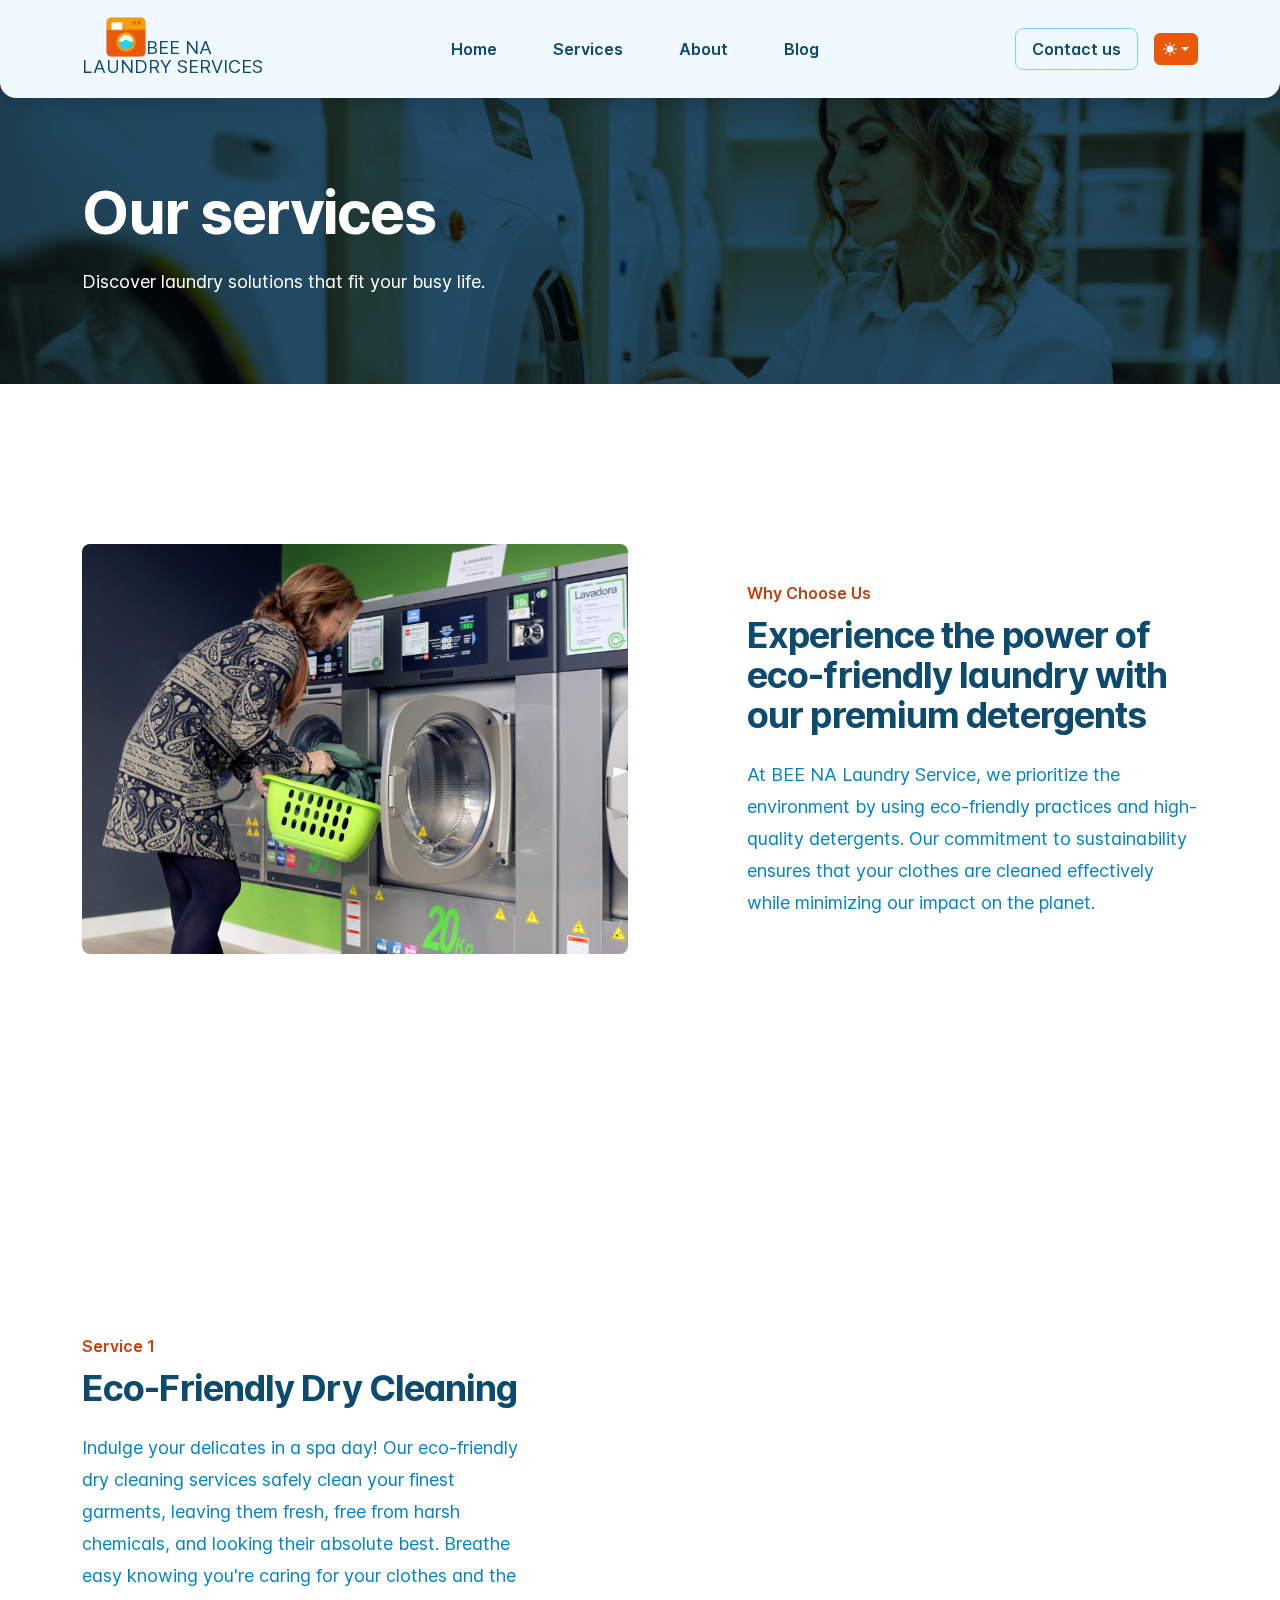
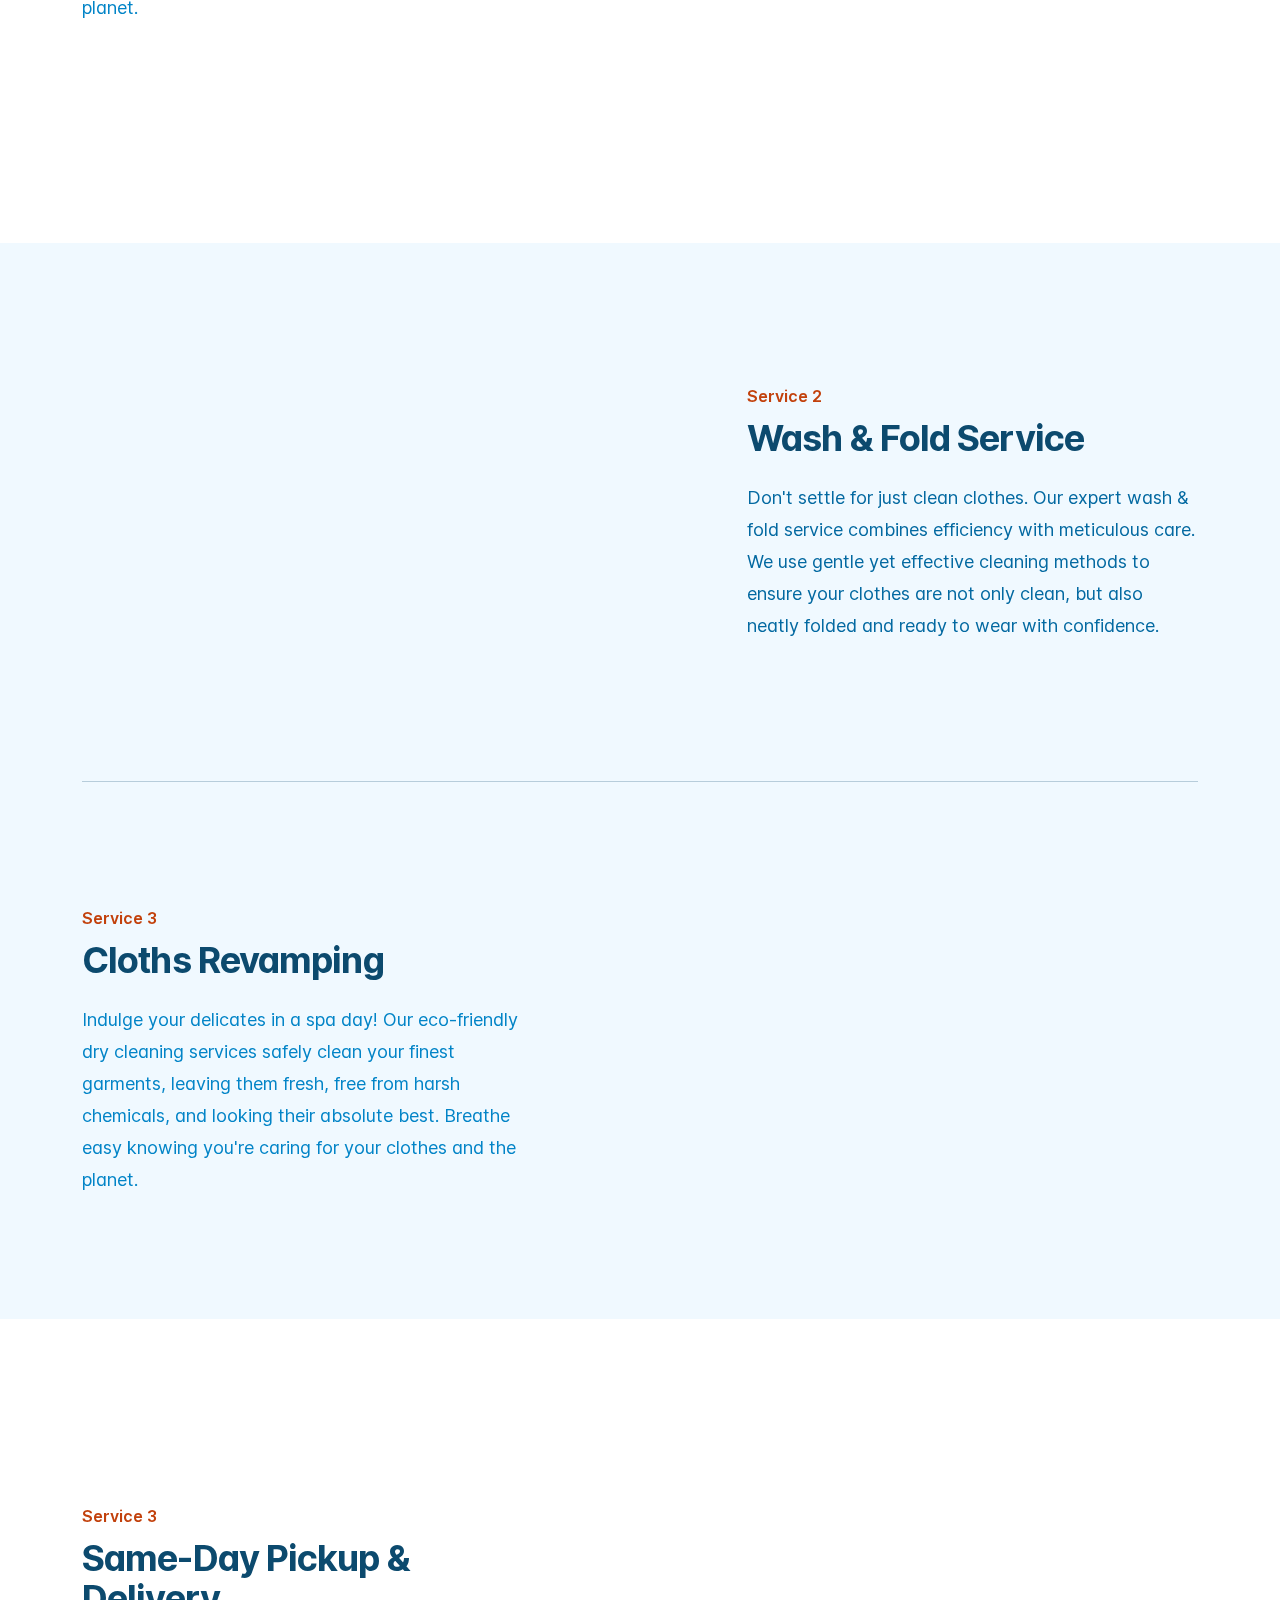
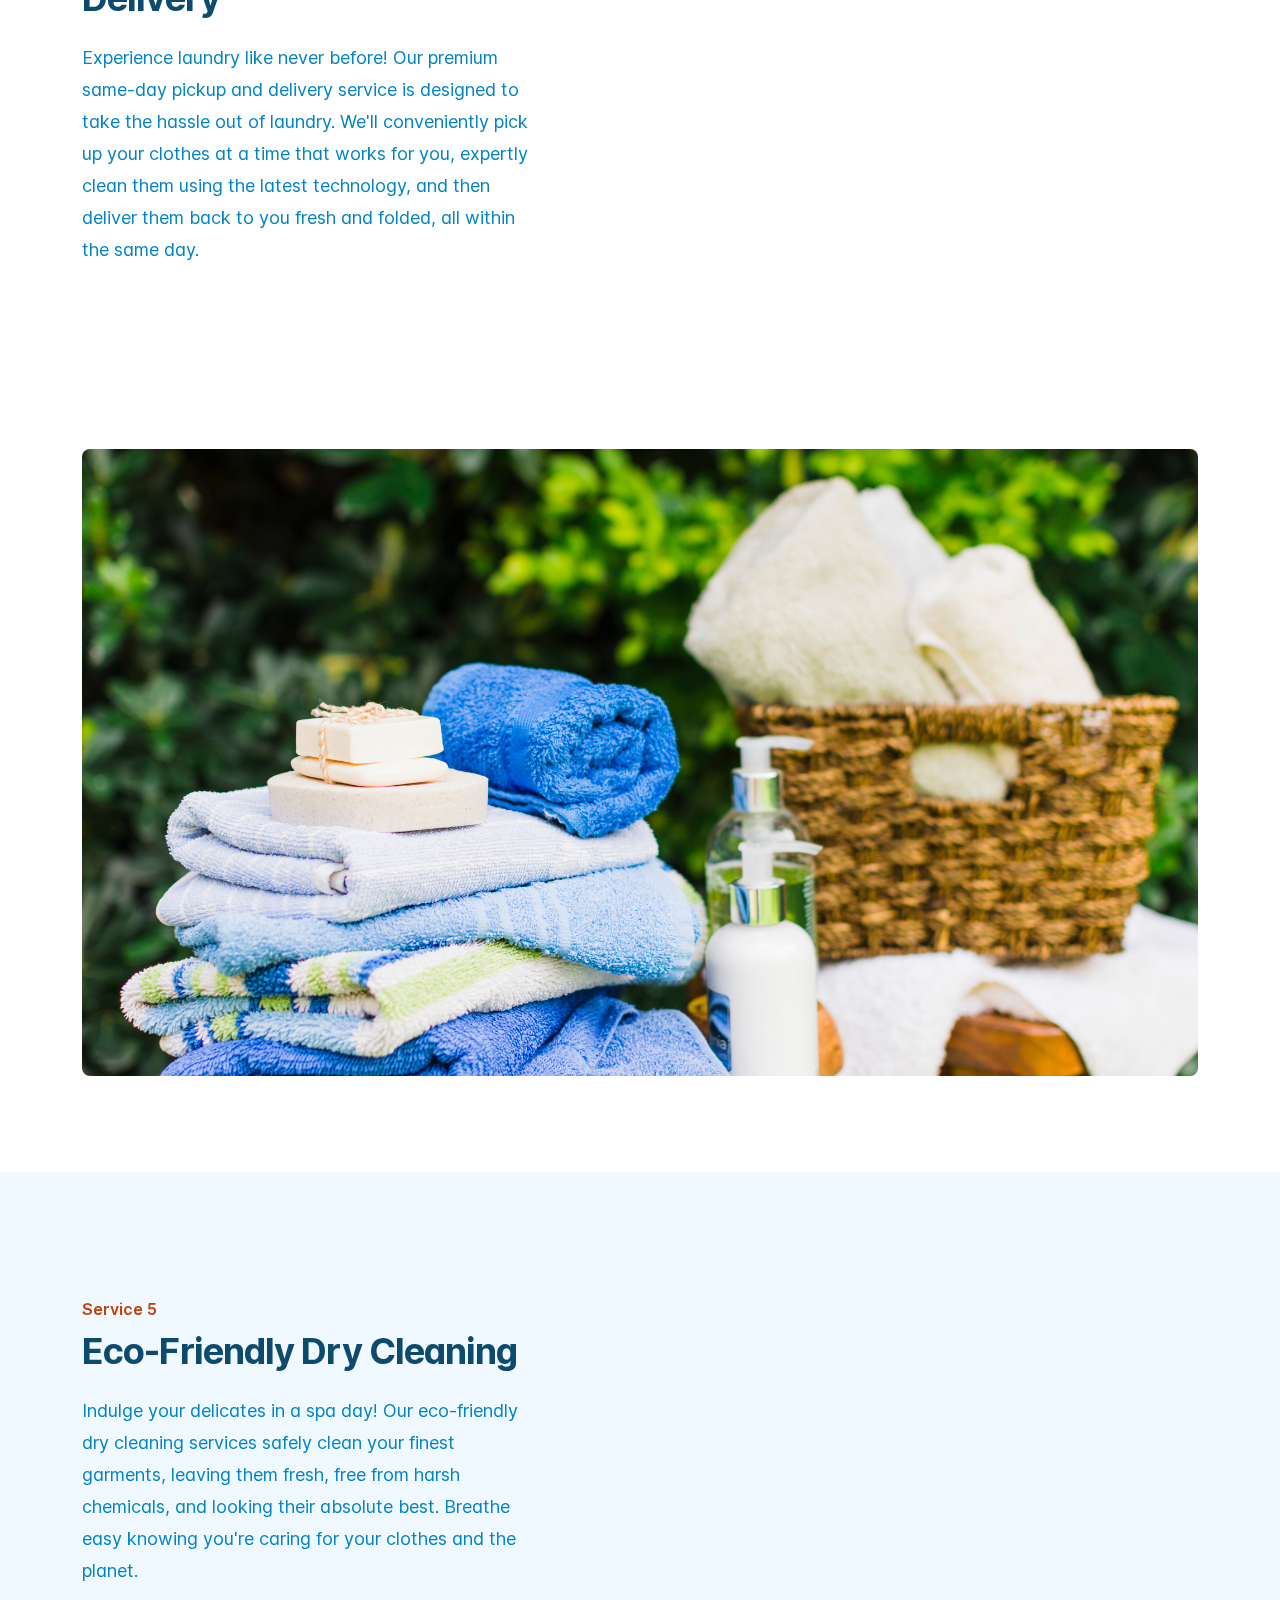
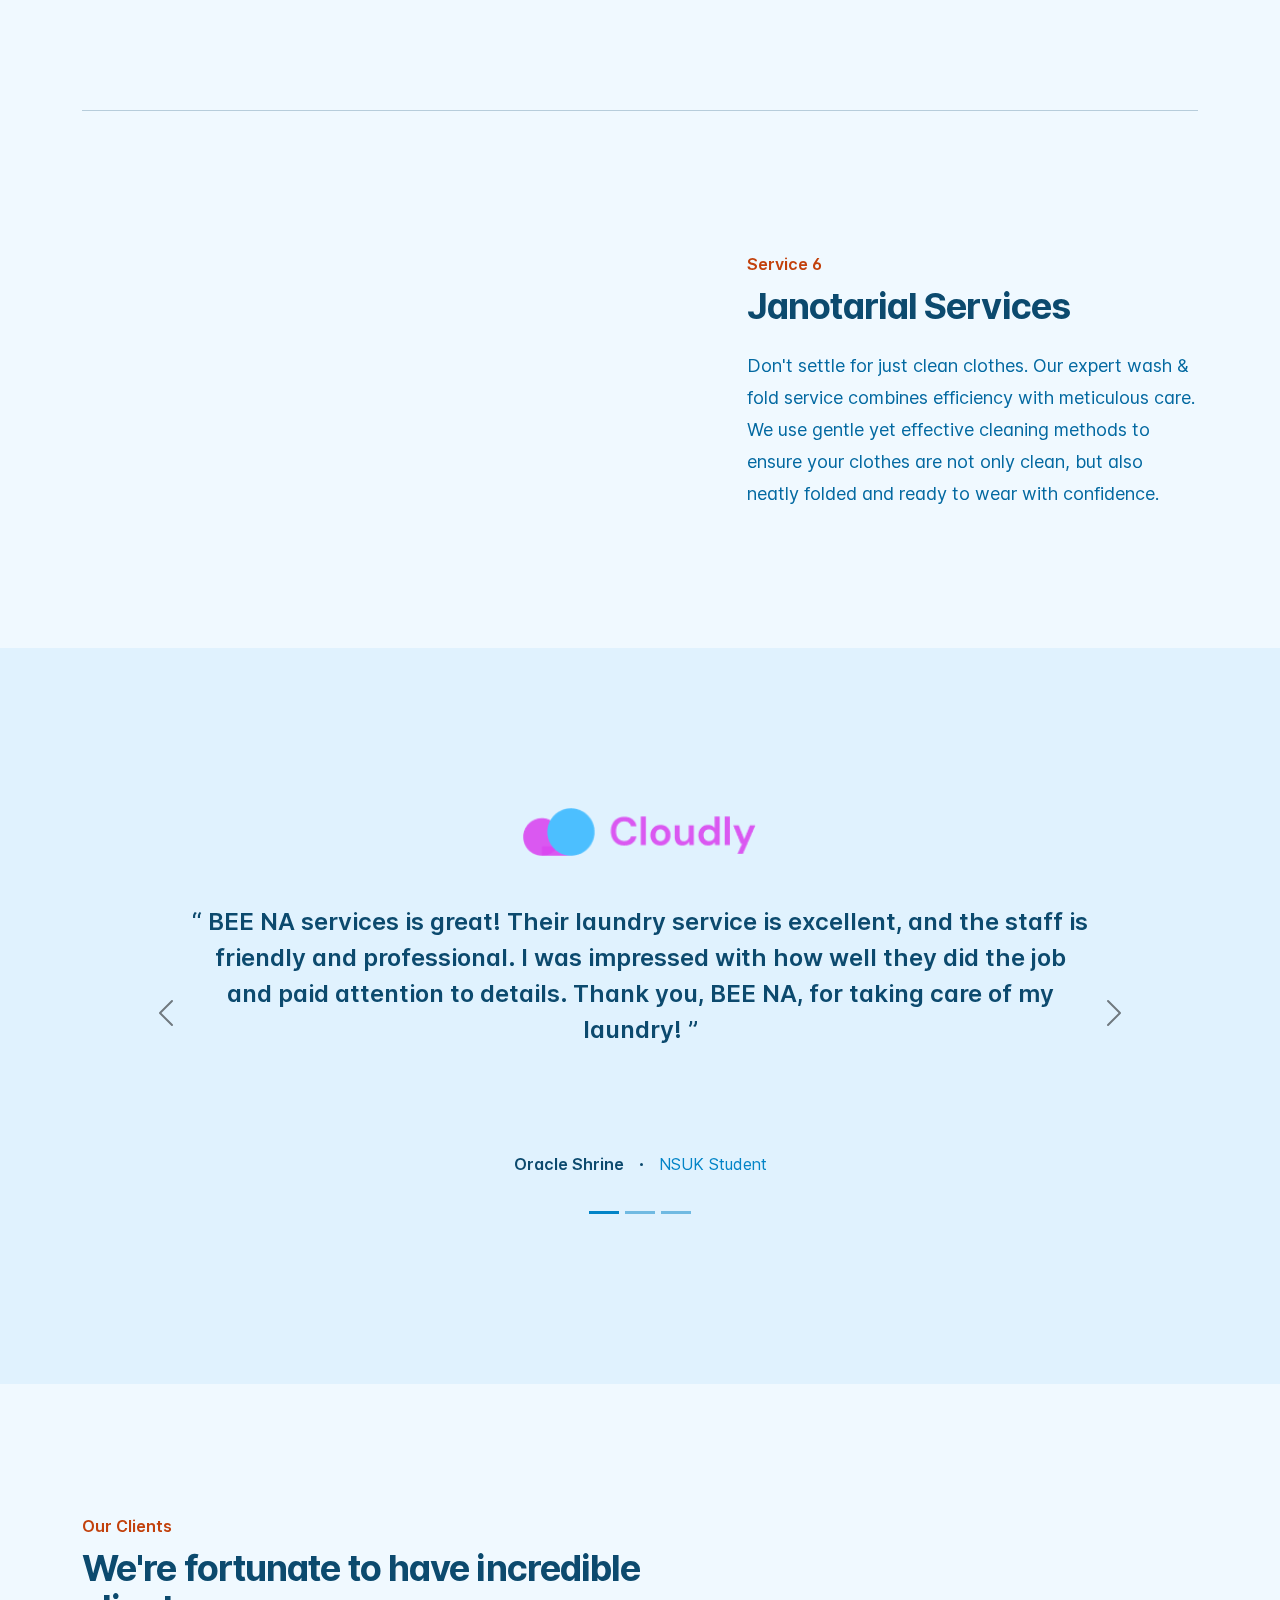
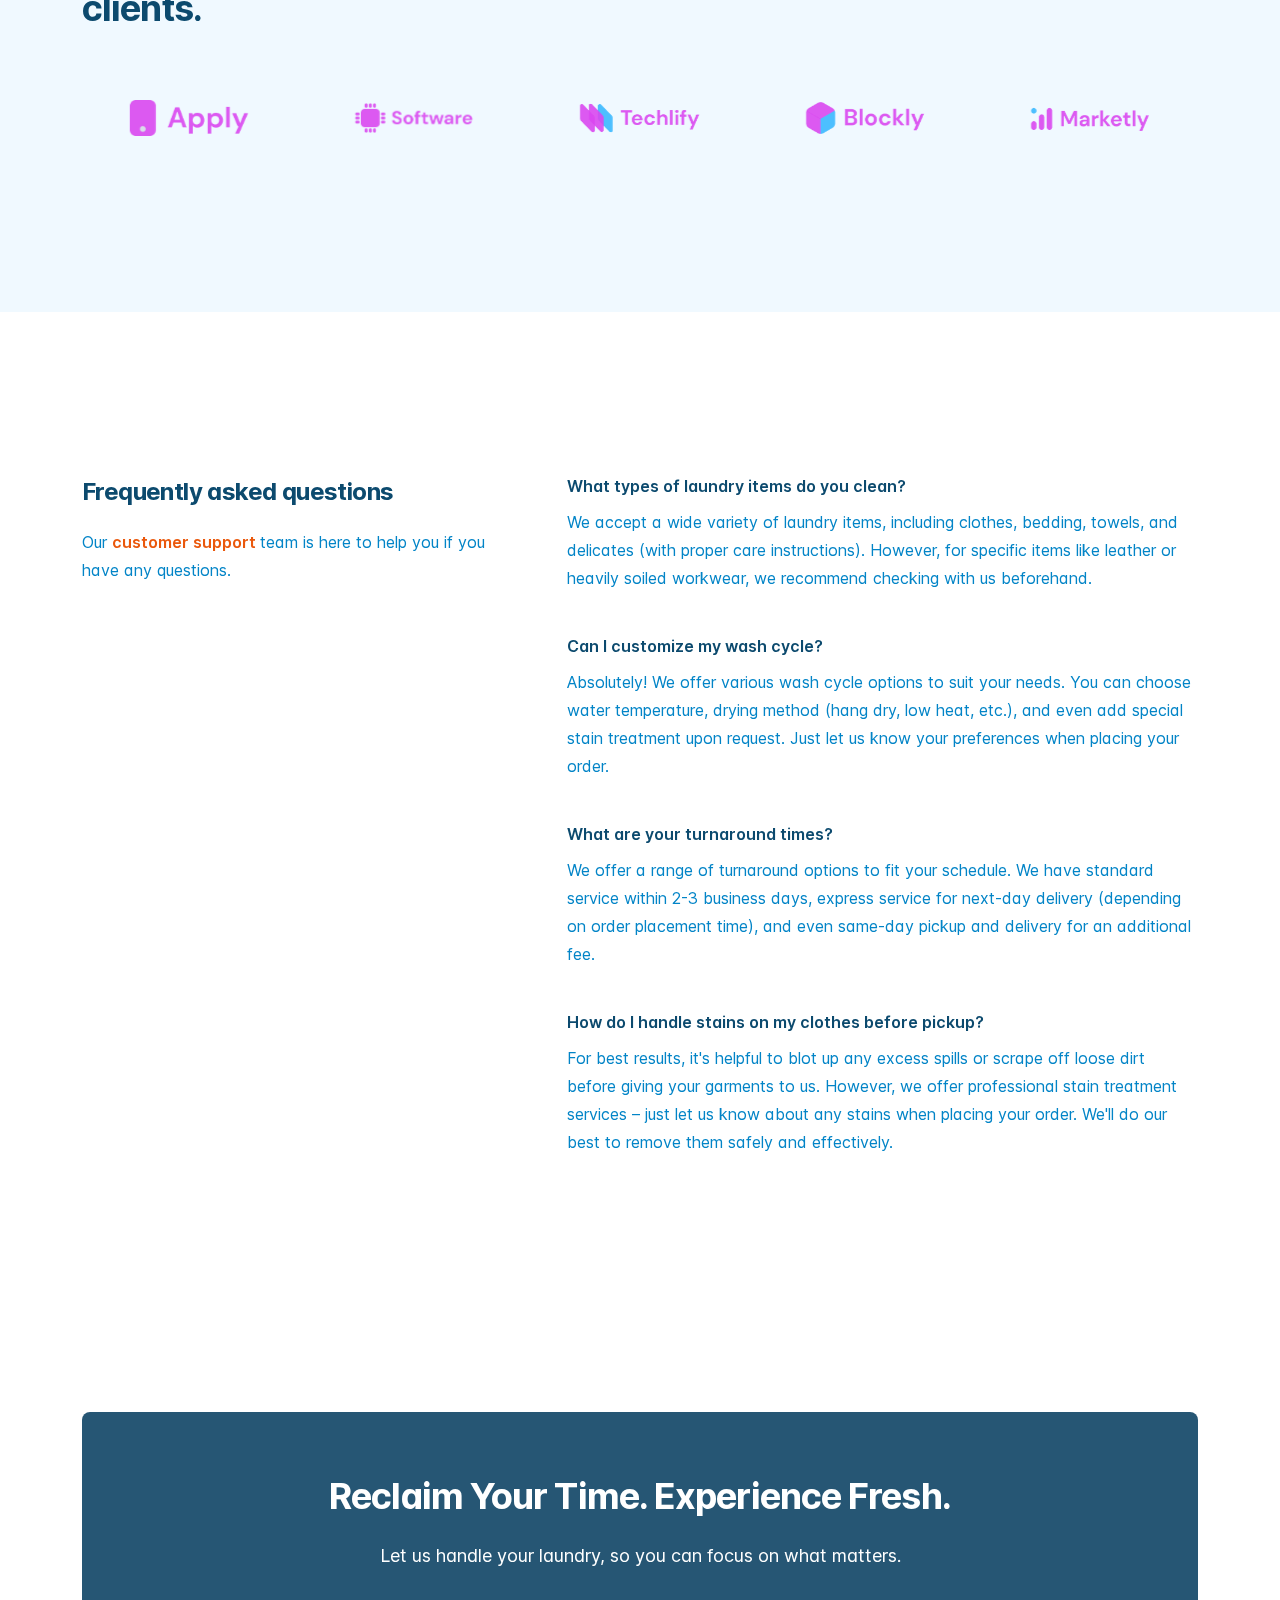
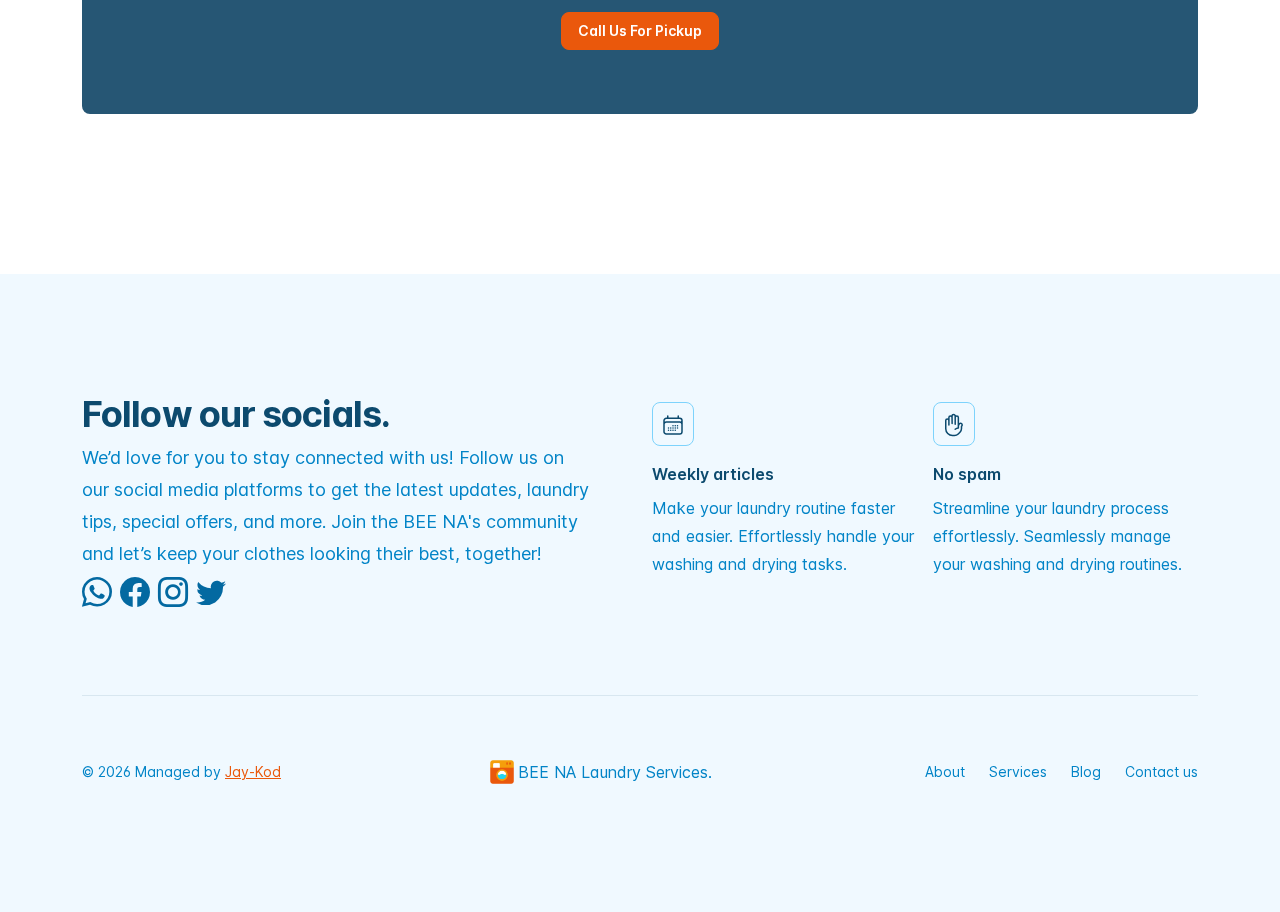
<file: services.html>
<!doctype html>
<html lang="en" dir="ltr" data-bs-theme="auto">
<head>

    <!-- Include JavaScript for color modes -->
    <script src="./assets/js/color-modes.js"></script>

    <meta charset="utf-8">
    <meta name="viewport" content="width=device-width, initial-scale=1">

    <!-- Update the 'content' attribute to reflect the actual content description -->
    <meta name="description" content="your_description_goes_here">

    <!-- Modify the 'content' attribute to include appropriate keywords -->
    <meta name="keywords" content="your_keywords_goes_here">

    <meta name="author" content="tigmatemplate">
    <meta name="generator" content="Bootstrap">

    <!-- Change the text within the <title> tag to match the webpage's content -->
    <title> BEE NA LAUNDRY SERVICES | Wewahs and Clean | Lets make it spakle... </title>

    <!-- 
        Set the website's favicon and Apple touch icon using the files in the assets/logo folder. You can change these files to your own icons by replacing them with the same names and sizes.

        Be careful if you change the site.webmanifest file, as you need to update the src attribute of the icons array to match the new path of your icon files. Otherwise, your icons may not display correctly on some devices. 
    -->
	<link rel="apple-touch-icon" sizes="180x180" href="./assets/logo/apple-touch-icon.png">
	<link rel="icon" type="image/png" sizes="32x32" href="./assets/logo/favicon-32x32.png">
	<link rel="icon" type="image/png" sizes="16x16" href="./assets/logo/favicon-16x16.png">
	<link rel="icon" type="image/x-icon" href="./assets/logo/favicon.ico">
	<link rel="manifest" href="./assets/logo/site.webmanifest">

    <!-- Stylesheets -->
    <link rel="stylesheet" href="./assets/libraries/glide/css/glide.core.min.css">
    <link rel="stylesheet" href="./assets/libraries/aos/aos.css">
    <link rel="stylesheet" href="./assets/css/main.min.css">
    <link rel="stylesheet" href="./assets/css/style.css">
	<link href="https://cdn.jsdelivr.net/npm/bootstrap-icons/font/bootstrap-icons.css" rel="stylesheet">

    <!-- Open Graph Meta Tags for Social Sharing -->
    <!-- Update the 'title' and 'description' content below to enhance social sharing -->
    <meta property="og:title" content="BEE NA LAUNDRY SERVICES | Wewahs and Clean | Lets make it spakle...">
    <meta property="og:description" content="your_description_goes_here">
    <!-- Update with actual absolute image URL like: https://example.com/main.jpg -->
    <meta property="og:image" content="your_absolute_image_url_goes_here">
    <!-- Update with the absolute URL of the content like: https://example.com/index.html -->
    <meta property="og:url" content="your_absolute_content_url_goes_here">
    <!-- Update with the type of object you’re sharing. (e.g., article, website, etc.) -->
    <meta property="og:type" content="website">
    <!-- Defines the content language -->
    <meta property="og:locale" content="en_US">

    
    <!-- X/Twitter Card Meta Tags for Social Sharing -->
    <meta name="twitter:card" content="summary_large_image">
    <!-- Update with your X/Twitter handle -->
    <meta name="twitter:site" content="@yourtwitterhandle"> 
    <!-- Update the 'title' and 'description' content below to enhance social sharing -->
    <meta name="twitter:title" content="BEE NA LAUNDRY SERVICES | Wewahs and Clean | Lets make it spakle..."> 
    <meta name="twitter:description" content="your_description_goes_here">
    <!-- Update with actual absolute image URL like: https://example.com/main.jpg -->
    <meta name="twitter:image" content="your_absolute_image_url_goes_here"> 
    
    <!-- 
        The following line specifies the canonical URL for this page.
        Replace your_canonical_url_goes_here with the actual canonical URL if needed like: https://example.com/index.html
        Or just remove it!!!!
    -->
    <link rel="canonical" href="your_canonical_url_goes_here">

</head>
<body>


    <!-- loader-wrapper -->
    <div class="loader-wrapper">
        <div class="spinner-border text-primary p-5" role="status">
            <span class="visually-hidden">Loading...</span>
        </div>
    </div>



	<!-- header top -->
	<header class="navigation position-absolute w-100 bg-body-tertiary shadow border-bottom border-light border-opacity-10 rounded-bottom-3 rounded-bottom-sm-4">
	    <nav class="navbar navbar-expand-xl" aria-label="Offcanvas navbar large">
	        <div class="container py-1">
	            <a href="./index.html" class="navbar-brand">
	                <div style="display: flex;flex-direction: column;">
						<div class="px-4" style="font-size: 0.9em; display: flex;">
							<img style="margin-bottom: 10px;" src="./assets/logo/logo.png" height="40" alt="logo">
							<span style="display: flex; margin-top: 17px;">BEE NA</span>
						</div>
						<div style="font-size: 0.9em; display: flex; margin-top: -14px;">LAUNDRY SERVICES</div>
					</div>
	            </a>

	            <div class="dropdown ms-3 order-last">
	                <svg xmlns="http://www.w3.org/2000/svg" class="d-none">
	                    <symbol id="check2" viewBox="0 0 16 16">
	                        <path d="M13.854 3.646a.5.5 0 0 1 0 .708l-7 7a.5.5 0 0 1-.708 0l-3.5-3.5a.5.5 0 1 1 .708-.708L6.5 10.293l6.646-6.647a.5.5 0 0 1 .708 0z"/>
	                    </symbol>
	                    <symbol id="circle-half" viewBox="0 0 16 16">
	                        <path d="M8 15A7 7 0 1 0 8 1v14zm0 1A8 8 0 1 1 8 0a8 8 0 0 1 0 16z"/>
	                    </symbol>
	                    <symbol id="moon-stars-fill" viewBox="0 0 16 16">
	                        <path d="M6 .278a.768.768 0 0 1 .08.858 7.208 7.208 0 0 0-.878 3.46c0 4.021 3.278 7.277 7.318 7.277.527 0 1.04-.055 1.533-.16a.787.787 0 0 1 .81.316.733.733 0 0 1-.031.893A8.349 8.349 0 0 1 8.344 16C3.734 16 0 12.286 0 7.71 0 4.266 2.114 1.312 5.124.06A.752.752 0 0 1 6 .278z"/>
	                        <path d="M10.794 3.148a.217.217 0 0 1 .412 0l.387 1.162c.173.518.579.924 1.097 1.097l1.162.387a.217.217 0 0 1 0 .412l-1.162.387a1.734 1.734 0 0 0-1.097 1.097l-.387 1.162a.217.217 0 0 1-.412 0l-.387-1.162A1.734 1.734 0 0 0 9.31 6.593l-1.162-.387a.217.217 0 0 1 0-.412l1.162-.387a1.734 1.734 0 0 0 1.097-1.097l.387-1.162zM13.863.099a.145.145 0 0 1 .274 0l.258.774c.115.346.386.617.732.732l.774.258a.145.145 0 0 1 0 .274l-.774.258a1.156 1.156 0 0 0-.732.732l-.258.774a.145.145 0 0 1-.274 0l-.258-.774a1.156 1.156 0 0 0-.732-.732l-.774-.258a.145.145 0 0 1 0-.274l.774-.258c.346-.115.617-.386.732-.732L13.863.1z"/>
	                    </symbol>
	                    <symbol id="sun-fill" viewBox="0 0 16 16">
	                        <path d="M8 12a4 4 0 1 0 0-8 4 4 0 0 0 0 8zM8 0a.5.5 0 0 1 .5.5v2a.5.5 0 0 1-1 0v-2A.5.5 0 0 1 8 0zm0 13a.5.5 0 0 1 .5.5v2a.5.5 0 0 1-1 0v-2A.5.5 0 0 1 8 13zm8-5a.5.5 0 0 1-.5.5h-2a.5.5 0 0 1 0-1h2a.5.5 0 0 1 .5.5zM3 8a.5.5 0 0 1-.5.5h-2a.5.5 0 0 1 0-1h2A.5.5 0 0 1 3 8zm10.657-5.657a.5.5 0 0 1 0 .707l-1.414 1.415a.5.5 0 1 1-.707-.708l1.414-1.414a.5.5 0 0 1 .707 0zm-9.193 9.193a.5.5 0 0 1 0 .707L3.05 13.657a.5.5 0 0 1-.707-.707l1.414-1.414a.5.5 0 0 1 .707 0zm9.193 2.121a.5.5 0 0 1-.707 0l-1.414-1.414a.5.5 0 0 1 .707-.707l1.414 1.414a.5.5 0 0 1 0 .707zM4.464 4.465a.5.5 0 0 1-.707 0L2.343 3.05a.5.5 0 1 1 .707-.707l1.414 1.414a.5.5 0 0 1 0 .708z"/>
	                    </symbol>
	                </svg>

	                <button class="btn btn-primary text-white btn-sm rounded dropdown-toggle d-flex align-items-center"
	                    id="bd-theme" type="button" aria-expanded="false" data-bs-toggle="dropdown"
	                    aria-label="Toggle theme (auto)">
	                    <svg fill="currentColor" class="bi my-1 theme-icon-active" width="1em" height="1em"><use href="#circle-half"></use></svg>
	                    <span class="visually-hidden" id="bd-theme-text">Toggle theme</span>
	                </button>

	                <ul class="p-1 dropdown-menu dropdown-menu-end dropdown-menu-hover end-0 rounded-3 shadow bg-body-tertiary"
	                    style="--bs-dropdown-min-width: 9rem;" aria-labelledby="bd-theme-text">

	                    <li style="color: var(--bs-tertiary-bg);">
	                        <svg xmlns="http://www.w3.org/2000/svg" width="20" height="20" fill="currentColor"
	                            class="mt-n1 d-inline-block position-absolute top-0 end-0 translate-middle" viewBox="0 0 16 16">
	                            <path class="carret-dropdown-path" d="m7.247 4.86-4.796 5.481c-.566.647-.106 1.659.753 1.659h9.592a1 1 0 0 0 .753-1.659l-4.796-5.48a1 1 0 0 0-1.506 0z"/>
	                        </svg>
	                    </li>

	                    <li>
	                        <button type="button" class="dropdown-item d-flex align-items-center rounded-1" data-bs-theme-value="light" aria-pressed="false">
	                            <svg fill="currentColor" class="bi me-2 theme-icon" width="1em" height="1em"><use href="#sun-fill"></use></svg>
	                            Light
	                            <svg fill="currentColor" class="bi ms-auto d-none active-check" width="1em" height="1em"><use href="#check2"></use></svg>
	                        </button>
	                    </li>

	                    <li>
	                        <button type="button" class="my-1 dropdown-item d-flex align-items-center rounded-1" data-bs-theme-value="dark" aria-pressed="false">
	                            <svg fill="currentColor" class="bi me-2 theme-icon" width="1em" height="1em"><use href="#moon-stars-fill"></use></svg>
	                            Dark
	                            <svg fill="currentColor" class="bi ms-auto d-none active-check" width="1em" height="1em"><use href="#check2"></use></svg>
	                        </button>
	                    </li>

	                    <li>
	                        <button type="button" class="dropdown-item d-flex align-items-center rounded-1 active" data-bs-theme-value="auto" aria-pressed="true">
	                            <svg fill="currentColor" class="bi me-2 theme-icon" width="1em" height="1em"><use href="#circle-half"></use></svg>
	                            Auto
	                            <svg fill="currentColor" class="bi ms-auto d-none active-check" width="1em" height="1em"><use href="#check2"></use></svg>
	                        </button>
	                    </li>
	                </ul>
	            </div>

	            <button class="navbar-toggler ms-auto" type="button" data-bs-toggle="offcanvas" data-bs-target="#offcanvasNavbar2" aria-controls="offcanvasNavbar2" aria-label="Toggle navigation">
	                <span class="navbar-toggler-icon"></span>
	            </button>

	            <div class="offcanvas offcanvas-end border-0 rounded-start-0 rounded-start-sm-4" tabindex="-1" id="offcanvasNavbar2" aria-labelledby="offcanvasNavbar2Label">
	                <div class="offcanvas-header" style="padding: 2rem 2rem 1.5rem 2rem;">
	                    <h5 class="offcanvas-title m-0" id="offcanvasNavbar2Label">
	                        <a class="navbar-brand" href="javascript:;">
	                            <img src="./assets/logo/logo.png" height="32" alt="logo">
	                        </a>
	                    </h5>
	                    <button type="button" class="btn-close text-body-emphasis" data-bs-dismiss="offcanvas" aria-label="Close"></button>
	                </div>

	                <div class="offcanvas-body">
	                    <ul class="navbar-nav align-items-xl-center flex-grow-1 column-gap-4 row-gap-4 row-gap-xl-2">
	                        <li class="nav-item ms-xl-auto">
	                            <a href="./index.html" class="px-3 text-body-emphasis bg-body-secondary-hover nav-link rounded-3 text-base leading-6 fw-semibold" aria-current="page">
	                                Home
	                            </a>
	                        </li>

	                        <li class="nav-item">
	                            <a href="./services.html" class="px-3 text-body-emphasis bg-body-secondary-hover nav-link rounded-3 text-base leading-6 fw-semibold">
	                                Services
	                            </a>
	                        </li>

	                        <li class="nav-item">
	                            <a href="./about.html" class="px-3 text-body-emphasis bg-body-secondary-hover nav-link rounded-3 text-base leading-6 fw-semibold">
	                                About
	                            </a>
	                        </li>

	                        <li class="nav-item">
	                            <a href="./blog.html" class="px-3 text-body-emphasis bg-body-secondary-hover nav-link rounded-3 text-base leading-6 fw-semibold">
	                                Blog
	                            </a>
	                        </li>

	                        <li class="nav-item ms-xl-auto">
	                            <a href="./contact.html" class="px-3 text-body-emphasis bg-body-secondary-hover border nav-link rounded-3 text-base leading-6 fw-semibold text-center">
	                                Contact us
	                            </a>
	                        </li>
	                    </ul>
	                </div>
	            </div>
	        </div>
	    </nav>
	</header>



	<!-- header body -->
	<div class="overflow-hidden py-9 py-xl-10 position-relative">
	   	<img src="./assets/img/bg/bg1.1.1.jpg" class="position-absolute z-n1 top-0 h-90 w-100 object-fit-cover" alt="Meeting">

	   	<div class="position-absolute z-n1 top-0 h-100 w-100 bg-dark"
	        style="opacity: 0.85; mix-blend-mode: multiply; filter: contrast(1.15) brightness(0.85);">
	    </div>

	    <div class="position-absolute z-0 top-0 h-100 w-100">
		    <div class="container h-100 d-flex align-items-center">
                <div class="max-w-2xl mx-auto mx-xl-0 text-center text-xl-start">
                    <h1 class="m-0 mt-7 text-white tracking-tight text-6xl fw-bold" data-aos-delay="0" data-aos="fade" data-aos-duration="3000">
                        Our services
                    </h1>
                    <p class="m-0 mt-4 text-white text-lg leading-8" data-aos-delay="100" data-aos="fade" data-aos-duration="3000">
                        Discover laundry solutions that fit your busy life.
                    </p>
                </div>
		    </div>
	    </div>
	</div>	



	<!-- Why us -->
	<div class="overflow-hidden py-7 py-sm-8 py-xl-9">
		<div class="container">
			<div class="row gy-5 align-items-center justify-content-between">
				<div class="col-12 col-xl-5 order-first order-xl-last">
					<div class="mx-auto max-w-2xl">
						<h2 class="m-0 text-primary-emphasis text-base leading-7 fw-semibold">
							Why Choose Us
						</h2>
						<p class="m-0 mt-2 text-body-emphasis text-4xl tracking-tight fw-bold">
							Experience the power of eco-friendly laundry with our premium detergents
						</p>
						<p class="m-0 mt-4 text-body-secondary text-lg leading-8">
							At BEE NA Laundry Service, we prioritize the environment by using eco-friendly practices and high-quality detergents. Our commitment to sustainability ensures that your clothes are cleaned effectively while minimizing our impact on the planet.
						</p>
					</div>
				</div>

				<div class="col-12 col-xl-6">
					<div class="mx-auto max-w-2xl">
                        <div class="ratio ratio-4x3" data-aos-delay="200" data-aos="fade" data-aos-duration="3000">
                            <img src="./assets/img/bg/bg9.jpg" class="object-fit-cover rounded-3" alt="presentation">
                        </div>
					</div>
				</div>
			</div>		
		</div>
	</div>

	

	<!-- Service 1 -->
	<div class="overflow-hidden py-7 py-sm-8 py-xl-9">
		<div class="container">
			<div class="row gy-5 align-items-center justify-content-between">
				<div class="col-12 col-xl-5">
					<div class="mx-auto max-w-2xl">
						<h2 class="m-0 text-primary-emphasis text-base leading-7 fw-semibold">
							Service 1
						</h2>
						<p class="m-0 mt-2 text-body-emphasis text-4xl tracking-tight fw-bold">
							Eco-Friendly Dry Cleaning
						</p>
						<p class="m-0 mt-4 text-body-secondary text-lg leading-8">
							Indulge your delicates in a spa day! Our eco-friendly dry cleaning services safely clean your finest garments, leaving them fresh, free from harsh chemicals, and looking their absolute best. Breathe easy knowing you're caring for your clothes and the planet.
						</p>
					</div>
				</div>

				<div class="col-12 col-xl-6">
					<div class="mx-auto max-w-2xl">
                        <div class="ratio ratio-4x3" data-aos-delay="0" data-aos="fade" data-aos-duration="3000">
                            <img src="./assets/img/bg/bg2.jpg" class="object-fit-cover rounded-3" alt="presentation" loading="lazy">
                        </div>
					</div>
				</div>
			</div>		
		</div>
	</div>



	<!-- Service 2 -->
	<div class="overflow-hidden pb-5 pt-6 bg-body-tertiary">
		<div class="container">
			<div class="row gy-5 align-items-center justify-content-between">
				<div class="col-12 col-xl-5 order-first order-xl-last">
					<div class="mx-auto max-w-2xl">
						<h2 class="m-0 text-primary-emphasis text-base leading-7 fw-semibold">
							Service 2
						</h2>
						<p class="m-0 mt-2 text-body-emphasis text-4xl tracking-tight fw-bold">
							Wash & Fold Service
						</p>
						<p class="m-0 mt-4 text-body text-lg leading-8">
							Don't settle for just clean clothes. Our expert wash & fold service combines efficiency with meticulous care. We use gentle yet effective cleaning methods to ensure your clothes are not only clean, but also neatly folded and ready to wear with confidence.
						</p>
					</div>
				</div>

				<div class="col-12 col-xl-6">
					<div class="mx-auto max-w-2xl">
                        <div class="ratio ratio-4x3" data-aos-delay="0" data-aos="fade" data-aos-duration="3000">
                            <img src="./assets/img/bg/bg3.jpg" class="object-fit-cover rounded-3" alt="presentation" loading="lazy">
                        </div>
					</div>
				</div>
			</div>		
		</div>
	</div>



	<!-- Service 3 -->
	<div class="overflow-hidden pb-6 bg-body-tertiary">
		<div class="container">
			<hr class="pt-5 text-body-emphasis">
			<div class="row gy-5 align-items-center justify-content-between">
				<div class="col-12 col-xl-5">
					<div class="mx-auto max-w-2xl">
						<h2 class="m-0 text-primary-emphasis text-base leading-7 fw-semibold">
							Service 3
						</h2>
						<p class="m-0 mt-2 text-body-emphasis text-4xl tracking-tight fw-bold">
							Cloths Revamping
						</p>
						<p class="m-0 mt-4 text-body-secondary text-lg leading-8">
							Indulge your delicates in a spa day! Our eco-friendly dry cleaning services safely clean your finest garments, leaving them fresh, free from harsh chemicals, and looking their absolute best. Breathe easy knowing you're caring for your clothes and the planet.
						</p>
					</div>
				</div>

				<div class="col-12 col-xl-6">
					<div class="mx-auto max-w-2xl">
                        <div class="ratio ratio-4x3" data-aos-delay="0" data-aos="fade" data-aos-duration="3000">
                            <img src="./assets/img/bg/bg2.jpg" class="object-fit-cover rounded-3" alt="presentation" loading="lazy">
                        </div>
					</div>
				</div>
			</div>		
		</div>
	</div>

	<!-- Service 4 -->
	<div class="overflow-hidden py-7 py-sm-8 py-xl-9">
		<div class="container">
			<div class="row gy-5 align-items-center justify-content-between">
				<div class="col-12 col-xl-5">
					<div class="mx-auto max-w-2xl">
						<h2 class="m-0 text-primary-emphasis text-base leading-7 fw-semibold">
							Service 3
						</h2>
						<p class="m-0 mt-2 text-body-emphasis text-4xl tracking-tight fw-bold">
							Same-Day Pickup & Delivery
						</p>
						<p class="m-0 mt-4 text-body-secondary text-lg leading-8">
							Experience laundry like never before! Our premium same-day pickup and delivery service is designed to take the hassle out of laundry. We'll conveniently pick up your clothes at a time that works for you, expertly clean them using the latest technology, and then deliver them back to you fresh and folded, all within the same day.
						</p>
					</div>
				</div>

				<div class="col-12 col-xl-6">
					<div class="mx-auto max-w-2xl">
                        <div class="ratio ratio-4x3" data-aos-delay="0" data-aos="fade" data-aos-duration="3000">
                            <img src="./assets/img/bg/bg4.jpg" class="object-fit-cover rounded-3" alt="presentation" loading="lazy">
                        </div>
					</div>
				</div>
			</div>		
		</div>
	</div>



	<!-- big centered image -->
	<div class="overflow-hidden pb-7 d-none d-xl-block">
		<div class="container">
			<div class="ratio ratio-16x9">
		        <img src="./assets/img/bg/bg7.jpg" class="object-fit-cover rounded-3" alt="presentation" loading="lazy">
		    </div>
		</div>
	</div>
    


	<!-- Service 5 -->
	<div class="overflow-hidden pb-xl-5 pt-6  bg-body-tertiary">
		<div class="container">
			<div class="row gy-5 align-items-center justify-content-between">
				<div class="col-12 col-xl-5">
					<div class="mx-auto max-w-2xl">
						<h2 class="m-0 text-primary-emphasis text-base leading-7 fw-semibold">
							Service 5
						</h2>
						<p class="m-0 mt-2 text-body-emphasis text-4xl tracking-tight fw-bold">
							Eco-Friendly Dry Cleaning
						</p>
						<p class="m-0 mt-4 text-body-secondary text-lg leading-8">
							Indulge your delicates in a spa day! Our eco-friendly dry cleaning services safely clean your finest garments, leaving them fresh, free from harsh chemicals, and looking their absolute best. Breathe easy knowing you're caring for your clothes and the planet.
						</p>
					</div>
				</div>

				<div class="col-12 col-xl-6">
					<div class="mx-auto max-w-2xl">
                        <div class="ratio ratio-4x3" data-aos-delay="0" data-aos="fade" data-aos-duration="3000">
                            <img src="./assets/img/bg/bg2.jpg" class="object-fit-cover rounded-3" alt="presentation" loading="lazy">
                        </div>
					</div>
				</div>
			</div>		
		</div>
	</div>

	

	<!-- Service 6 -->
	<div class="overflow-hidden pb-xl-6 bg-body-tertiary">
		<div class="container">
			<hr class="pt-5 text-body-emphasis">
			<div class="row gy-5 align-items-center justify-content-between">
				<div class="col-12 col-xl-5 order-first order-xl-last">
					<div class="mx-auto max-w-2xl">
						<h2 class="m-0 text-primary-emphasis text-base leading-7 fw-semibold">
							Service 6
						</h2>
						<p class="m-0 mt-2 text-body-emphasis text-4xl tracking-tight fw-bold">
							Janotarial Services
						</p>
						<p class="m-0 mt-4 text-body text-lg leading-8">
							Don't settle for just clean clothes. Our expert wash & fold service combines efficiency with meticulous care. We use gentle yet effective cleaning methods to ensure your clothes are not only clean, but also neatly folded and ready to wear with confidence.
						</p>
					</div>
				</div>

				<div class="col-12 col-xl-6">
					<div class="mx-auto max-w-2xl">
                        <div class="ratio ratio-4x3" data-aos-delay="0" data-aos="fade" data-aos-duration="3000">
                            <img src="./assets/img/bg/bg3.jpg" class="object-fit-cover rounded-3" alt="presentation" loading="lazy">
                        </div>
					</div>
				</div>
			</div>		
		</div>
	</div>

	
    <!-- Testimonials -->
	<div class="overflow-hidden py-7 py-sm-8 py-xl-9 bg-body-secondary">
        <div class="container">
            <div id="carouselExampleIndicators" class="carousel slide pb-5">
                <div class="carousel-indicators mb-0">
                    <button type="button" data-bs-target="#carouselExampleIndicators" data-bs-slide-to="0" class="active" aria-current="true" aria-label="Slide 1"></button>
                    <button type="button" data-bs-target="#carouselExampleIndicators" data-bs-slide-to="1" aria-label="Slide 2"></button>
                    <button type="button" data-bs-target="#carouselExampleIndicators" data-bs-slide-to="2" aria-label="Slide 3"></button>
                </div>
                <div class="carousel-inner">
                    <div class="carousel-item active">
                        <div class="mx-auto max-w-4xl text-center">
                            <img class="mx-auto" src="./assets/img/clients/logo1.png" height="48" alt="Client Company" loading="lazy">
                            <figure class="m-0 mt-5">
                                <blockquote class="text-center fw-semibold text-body-emphasis text-2xl leading-9">
                                    <p class="m-0">
                                        “ BEE NA services is great! Their laundry service is excellent, and the staff is 
										friendly and professional. I was impressed with how well they did the job and paid attention to details. 
										Thank you, BEE NA, for taking care of my laundry! ”
                                    </p>
                                </blockquote>

                                <figcaption class="m-0 mt-5">
                                    <img class="mx-auto rounded-circle" width="40" height="40" src="./assets/img/small-team/st1.jpg" alt="Clinet Name" loading="lazy">
                                    <div class="mt-3 d-flex align-items-center justify-content-center text-base">
                                        <div class="fw-semibold text-body-emphasis">Oracle Shrine</div>
                                        <svg viewBox="0 0 2 2" width="3" height="3" aria-hidden="true" class="mx-3 text-body-emphasis" fill="currentColor">
                                            <circle cx="1" cy="1" r="1" />
                                        </svg>
                                        <div class="text-body-secondary">NSUK Student</div>
                                    </div>
                                </figcaption>
                            </figure>
                        </div>
                    </div>

                    <div class="carousel-item">
                        <div class="mx-auto max-w-4xl text-center">
                            <img class="mx-auto" src="./assets/img/clients/logo2.png" height="48" alt="Client Company" loading="lazy">
                            <figure class="m-0 mt-5">
                                <blockquote class="text-center fw-semibold text-body-emphasis text-2xl leading-9">
                                    <p class="m-0">
                                        “ BEE NA's service is amazing! They did a fantastic job with my laundry, and the staff were 
										super friendly and professional. I was really impressed with their work and how they paid attention 
										to every little detail. Thanks a lot, BEE NA, for making my laundry chores so much easier! ”
                                    </p>
                                </blockquote>

                                <figcaption class="m-0 mt-5">
                                    <img class="mx-auto rounded-circle" width="40" height="40" src="./assets/img/small-team/st2.jpg" alt="Client name" loading="lazy">
                                    <div class="mt-3 d-flex align-items-center justify-content-center text-base">
                                        <div class="fw-semibold text-body-emphasis">Queen Mark</div>
                                        <svg viewBox="0 0 2 2" width="3" height="3" aria-hidden="true" class="mx-3 text-body-emphasis" fill="currentColor">
                                            <circle cx="1" cy="1" r="1" />
                                        </svg>
                                        <div class="text-body-secondary">NSUK Lecturer</div>
                                    </div>
                                </figcaption>
                            </figure>
                        </div>
                    </div>

                    <div class="carousel-item">
                        <div class="mx-auto max-w-4xl text-center">
                            <img class="mx-auto" src="./assets/img/clients/logo3.png" height="48" alt="Client Company" loading="lazy">
                            <figure class="m-0 mt-5">
                                <blockquote class="text-center fw-semibold text-body-emphasis text-2xl leading-9">
                                    <p class="m-0">
                                        “ BEE NA is truly remarkable! Their laundry service is reliable, efficient, and the staff is incredibly 
										friendly and professional. The attention to detail in their work is exceptional, and everything comes back 
										looking perfect. I’m thoroughly impressed and would recommend them without hesitation! ”
                                    </p>
                                </blockquote>

                                <figcaption class="m-0 mt-5">
                                    <img class="mx-auto rounded-circle" width="40" height="40" src="./assets/img/small-team/st3.jpg" alt="Client name" loading="lazy">
                                    <div class="mt-3 d-flex align-items-center justify-content-center text-base">
                                        <div class="fw-semibold text-body-emphasis">Mariam Aboje</div>
                                        <svg viewBox="0 0 2 2" width="3" height="3" aria-hidden="true" class="mx-3 text-body-emphasis" fill="currentColor">
                                            <circle cx="1" cy="1" r="1" />
                                        </svg>
                                        <div class="text-body-secondary">Shop Owner</div>
                                    </div>
                                </figcaption>
                            </figure>
                        </div>
                    </div>
                </div>
                <button class="carousel-control-prev d-none d-xl-inline" type="button" data-bs-target="#carouselExampleIndicators" data-bs-slide="prev">
                    <span class="carousel-control-prev-icon rtl-flip" aria-hidden="true"></span>
                    <span class="visually-hidden">Previous</span>
                </button>
                <button class="carousel-control-next d-none d-xl-inline" type="button" data-bs-target="#carouselExampleIndicators" data-bs-slide="next">
                    <span class="carousel-control-next-icon rtl-flip" aria-hidden="true"></span>
                    <span class="visually-hidden">Next</span>
                </button>
            </div>
        </div>
    </div>



	<!-- Clients -->
	<div class="overflow-hidden py-6 py-sm-7 py-xl-8 bg-body-tertiary">
		<div class="container">
			<div class="max-w-2xl">
				<h2 class="m-0 text-primary-emphasis text-base leading-7 fw-semibold">
					Our Clients
				</h2>
				<div class="m-0 mt-2 text-body-emphasis text-4xl tracking-tight fw-bold">
					We're fortunate to have incredible clients.
				</div>
			</div>

			<div class="mt-4">
				<div class="glide glideHighLinear">
					<div class="glide__track" data-glide-el="track">
						<ul class="glide__slides align-items-center">
							<li class="glide__slide">
								<div class="p-5">
									<img src="assets/img/clients/logo1.png" class="img-fluid" alt="Clients">
								</div>
							</li>
							<li class="glide__slide">
								<div class="p-5">
									<img src="assets/img/clients/logo2.png" class="img-fluid" alt="Clients">
								</div>
							</li>
							<li class="glide__slide">
								<div class="p-5">
									<img src="assets/img/clients/logo3.png" class="img-fluid" alt="Clients">
								</div>
							</li>
							<li class="glide__slide">
								<div class="p-5">
									<img src="assets/img/clients/logo4.png" class="img-fluid" alt="Clients">
								</div>
							</li>
							<li class="glide__slide">
								<div class="p-5">
									<img src="assets/img/clients/logo5.png" class="img-fluid" alt="Clients">
								</div>
							</li>
							<li class="glide__slide">
								<div class="p-5">
									<img src="assets/img/clients/logo6.png" class="img-fluid" alt="Clients">
								</div>
							</li>
							<li class="glide__slide">
								<div class="p-5">
									<img src="assets/img/clients/logo7.png" class="img-fluid" alt="Clients">
								</div>
							</li>
							<li class="glide__slide">
								<div class="p-5">
									<img src="assets/img/clients/logo8.png" class="img-fluid" alt="Clients">
								</div>
							</li>
							<li class="glide__slide">
								<div class="p-5">
									<img src="assets/img/clients/logo9.png" class="img-fluid" alt="Clients">
								</div>
							</li>		
						</ul>
					</div>
				</div>
			</div>
		</div>
	</div>



	<!-- FAQs -->
	<div class="overflow-hidden py-7 py-sm-8 py-xl-9">
	    <div class="container">
	        <div class="row gy-5 g-sm-5">
	            <div class="col-12 col-lg-5">
	                <h2 class="m-0 text-body-emphasis tracking-tight leading-10 text-2xl fw-bold">
	                    Frequently asked questions
	                </h2>
	                <p class="m-0 mt-3 text-body-secondary leading-7 text-base">
	                    Our
	                    <a href="javascript:;" class="text-decoration-none fw-semibold">
	                        customer support
	                    </a>
	                    team is here to help you if you have any questions.
	                </p>
	            </div>

	            <div class="col-12 col-lg-7">
	                <dl class="m-0">
	                    <div>
	                        <dt class="text-body-emphasis leading-7 text-base fw-semibold">
	                            What types of laundry items do you clean?
	                        </dt>
	                        <dd class="m-0 mt-2 text-body-secondary leading-7 text-base">
	                            We accept a wide variety of laundry items, including clothes, bedding, towels, and delicates (with proper care instructions).  However, for specific items like leather or heavily soiled workwear, we recommend checking with us beforehand.
	                        </dd>
	                    </div>

	                    <div class="mt-4 pt-3">
	                        <dt class="text-body-emphasis leading-7 text-base fw-semibold">
	                            Can I customize my wash cycle?
	                        </dt>
	                        <dd class="m-0 mt-2 text-body-secondary leading-7 text-base">
	                            Absolutely! We offer various wash cycle options to suit your needs. You can choose water temperature, drying method (hang dry, low heat, etc.), and even add special stain treatment upon request. Just let us know your preferences when placing your order.
	                        </dd>
	                    </div>

	                    <div class="mt-4 pt-3">
	                        <dt class="text-body-emphasis leading-7 text-base fw-semibold">
	                            What are your turnaround times?
	                        </dt>
	                        <dd class="m-0 mt-2 text-body-secondary leading-7 text-base">
	                            We offer a range of turnaround options to fit your schedule. We have standard service within 2-3 business days, express service for next-day delivery (depending on order placement time), and even same-day pickup and delivery for an additional fee.
	                        </dd>
	                    </div>

	                    <div class="mt-4 pt-3">
	                        <dt class="text-body-emphasis leading-7 text-base fw-semibold">
	                            How do I handle stains on my clothes before pickup?
	                        </dt>
	                        <dd class="m-0 mt-2 text-body-secondary leading-7 text-base">
	                            For best results, it's helpful to blot up any excess spills or scrape off loose dirt before giving your garments to us. However, we offer professional stain treatment services  –  just let us know about any stains when placing your order. We'll do our best to remove them safely and effectively.
	                        </dd>
	                    </div>
	                </dl>
	            </div>
	        </div>
	    </div>
	</div>



	<!-- Call to action -->
	<div class="pb-9 pt-7">
		<div class="container">
			<div class="py-6 position-relative text-white rounded-3">
				<img src="./assets/img/bg/bg10.jpg" class="position-absolute z-n1 top-0 h-100 w-100 object-fit-cover rounded-3" loading="lazy" alt="Meeting">

			   	<div class="position-absolute z-n1 top-0 h-100 w-100 bg-dark rounded-3"
			        style="opacity: 0.85; mix-blend-mode: multiply; filter: contrast(1.15) brightness(0.85);">
			    </div>

				<div class="px-6">
					<div class="mx-auto max-w-2xl">
						<h2 class="m-0 tracking-tight text-4xl fw-bold text-center">
							Reclaim Your Time. Experience Fresh.
						</h2>
						<p class="m-0 mt-4 text-lg leading-8 text-center">
							Let us handle your laundry, so you can focus on what matters.
						</p>
						<div class="mt-4 pt-3 text-center">
							<a href="./contact.html" class="btn btn-lg btn-primary text-white text-sm fw-semibold">
								Call Us For Pickup
							</a>
						</div>
					</div>
				</div>
			</div>
		</div>
	</div>



	<footer class="overflow-hidden py-6 py-sm-7 py-xl-8 bg-body-tertiary">
	    <div class="container">
	        <div class="row gy-5">
	            <div class="col-12 col-xl-6">
	                <div class="pb-3 max-w-lg position-relative">
	                    <form method="post" target="_blank" novalidate class="mc-embedded-subscribe-form">

	                        <h2 class="text-body-emphasis leading-6 text-4xl tracking-tight fw-bold">
	                            Follow our socials.
	                        </h2>
	                        <p class="m-0 mt-3 text-body-secondary text-lg leading-8">
	                            We’d love for you to stay connected with us! Follow us on our social media platforms to get 
								the latest updates, laundry tips, special offers, and more. Join the BEE NA's community and let’s 
								keep your clothes looking their best, together!
	                        </p>

							<i class="bi bi-whatsapp" 
								style="font-size: 30px; transition: color 0.3s ease;" 
								onmouseover="this.style.color='#ea580c'" 
								onmouseout="this.style.color='#7dd3fc'">
							</i>

							<i class="bi bi-facebook" 
								style="font-size: 30px; transition: color 0.3s ease;" 
								onmouseover="this.style.color='#ea580c'" 
								onmouseout="this.style.color='#7dd3fc'">
							</i>

							<i class="bi bi-instagram" 
								style="font-size: 30px; transition: color 0.3s ease;" 
								onmouseover="this.style.color='#ea580c'" 
								onmouseout="this.style.color='#7dd3fc'">
							</i>

							<i class="bi bi-twitter" 
								style="font-size: 30px; transition: color 0.3s ease;" 
								onmouseover="this.style.color='#ea580c'" 
								onmouseout="this.style.color='#7dd3fc'">
							</i>

	                        <!-- This div is related to Mailchimp integration and handled by a function in our scripts.js file, so no need to worry about it. -->
	                        <div style="position: absolute; left: -5000px;" aria-hidden="true">
	                            <input type="text" class="js-validate-robot" name="b_a4752870f583bb49a02427b3c_143fa46c21" tabindex="-1" value="">
	                        </div>

	                        <!-- response -->
	                        <div class="js-subscribe-response"></div>

	                    </form>
	                </div>
	            </div>

	            <div class="col-12 col-xl-6">
	                <div class="row row-cols-1 row-cols-sm-2 gx-3 gy-5">
	                    <div class="d-flex flex-column align-items-start">
	                        <div class="p-2 bg-body-tertiary rounded-3 border">
	                            <svg class="text-body-emphasis" width="24" height="24" fill="none" viewBox="0 0 24 24" stroke-width="1.5" stroke="currentColor" aria-hidden="true">
	                                <path stroke-linecap="round" stroke-linejoin="round" d="M6.75 3v2.25M17.25 3v2.25M3 18.75V7.5a2.25 2.25 0 012.25-2.25h13.5A2.25 2.25 0 0121 7.5v11.25m-18 0A2.25 2.25 0 005.25 21h13.5A2.25 2.25 0 0021 18.75m-18 0v-7.5A2.25 2.25 0 015.25 9h13.5A2.25 2.25 0 0121 11.25v7.5m-9-6h.008v.008H12v-.008zM12 15h.008v.008H12V15zm0 2.25h.008v.008H12v-.008zM9.75 15h.008v.008H9.75V15zm0 2.25h.008v.008H9.75v-.008zM7.5 15h.008v.008H7.5V15zm0 2.25h.008v.008H7.5v-.008zm6.75-4.5h.008v.008h-.008v-.008zm0 2.25h.008v.008h-.008V15zm0 2.25h.008v.008h-.008v-.008zm2.25-4.5h.008v.008H16.5v-.008zm0 2.25h.008v.008H16.5V15z" />
	                            </svg>
	                        </div>
	                        <div class="m-0 mt-3 text-body-emphasis fw-semibold">
	                            Weekly articles
	                        </div>
	                        <div class="m-0 mt-2 text-body-secondary leading-7">
	                            Make your laundry routine faster and easier. 
								Effortlessly handle your washing and drying tasks.
	                        </div>
	                    </div>

	                    <div class="d-flex flex-column align-items-start">
	                        <div class="p-2 bg-body-tertiary rounded-3 border">
	                            <svg class="text-body-emphasis" width="24" height="24" fill="none" viewBox="0 0 24 24" stroke-width="1.5" stroke="currentColor" aria-hidden="true">
	                                <path stroke-linecap="round" stroke-linejoin="round" d="M10.05 4.575a1.575 1.575 0 10-3.15 0v3m3.15-3v-1.5a1.575 1.575 0 013.15 0v1.5m-3.15 0l.075 5.925m3.075.75V4.575m0 0a1.575 1.575 0 013.15 0V15M6.9 7.575a1.575 1.575 0 10-3.15 0v8.175a6.75 6.75 0 006.75 6.75h2.018a5.25 5.25 0 003.712-1.538l1.732-1.732a5.25 5.25 0 001.538-3.712l.003-2.024a.668.668 0 01.198-.471 1.575 1.575 0 10-2.228-2.228 3.818 3.818 0 00-1.12 2.687M6.9 7.575V12m6.27 4.318A4.49 4.49 0 0116.35 15m.002 0h-.002" />
	                            </svg>
	                        </div>
	                        <div class="m-0 mt-3 text-body-emphasis fw-semibold">
	                            No spam
	                        </div>
	                        <div class="m-0 mt-2 text-body-secondary leading-7">
	                            Streamline your laundry process effortlessly. 
								Seamlessly manage your washing and drying routines.
	                        </div>
	                    </div>
	                </div>
	            </div>
	        </div>
	    </div>

	    

	    <div class="container">
	    	<hr class="my-6 text-body-emphasis opacity-10">

	        <div class="d-flex flex-column flex-xl-row gap-5 justify-content-between align-items-xl-center">
	            <div class="order-first order-xl-last">
	                <ul class="nav row gy-4 gx-sm-4 row-cols-2 row-cols-sm-auto">
	                    <li class="nav-item">
	                        <a href="./about.html" class="p-0 text-body-secondary nav-link leading-6 text-sm"> About </a>
	                    </li>
	                    <li class="nav-item">
	                        <a href="./services.html" class="p-0 text-body-secondary nav-link leading-6 text-sm"> Services </a>
	                    </li>
	                    <li class="nav-item">
	                        <a href="./blog.html" class="p-0 text-body-secondary nav-link leading-6 text-sm"> Blog </a>
	                    </li>
	                    <li class="nav-item">
	                        <a href="./contact.html" class="p-0 text-body-secondary nav-link leading-6 text-sm"> Contact us </a>
	                    </li>
	                </ul>
	            </div>

	            <div class="">
	                <a href="./index.html" class="link-body-emphasis d-flex align-items-center text-decoration-none">
	                    <img src="./assets/logo/logo.png" height="24" alt="logo" loading="lazy">
						<span class="px-1 text-body-secondary">BEE NA Laundry Services.</span> 
	                </a>
	            </div>

	            <div class="order-last order-xl-first">
	                <p class="mb-0 text-body-secondary leading-6 text-sm">
	                    © 
	                    <span class="current-year"></span> 
	                    Managed by <a href="#">Jay-Kod</a>
	                </p>
	            </div>
	        </div>
	    </div>  
	</footer>



	<!-- Back to top button -->
	<button type="button" class="btn btn-primary btn-back-to-top rounded-circle justify-content-center align-items-center p-2 text-white">
		<svg xmlns="http://www.w3.org/2000/svg" width="20" height="20" fill="currentColor" class="bi bi-caret-up-fill" viewBox="0 0 16 16"> <path d="m7.247 4.86-4.796 5.481c-.566.647-.106 1.659.753 1.659h9.592a1 1 0 0 0 .753-1.659l-4.796-5.48a1 1 0 0 0-1.506 0z"/> </svg>
	</button>



	<!-- Bootstrap JavaScript: Bundle with Popper -->
	<script src="./assets/libraries/bootstrap/js/bootstrap.bundle.min.js"></script>
	<script src="./assets/libraries/glide/glide.min.js"></script>
	<script src="./assets/libraries/aos/aos.js"></script>
	<script src="./assets/js/scripts.js"></script>



</body>
</html>
</file>
<file: assets/css/style.css>
/*  
  -------------------------------------------
  -----      CSS for the font used      -----
  -------------------------------------------
*/

@import url('./font/inter.css');

body {
    font-family: 'Inter var', sans-serif;
    font-feature-settings: "cv02","cv03","cv04","cv11";
}



/*  
  ------------------------------------------- 
  -----      CSS for the preloader      -----
  -------------------------------------------
*/

.loader-wrapper {
    position: fixed !important;
    top: 0 !important;
    left: 0 !important;
    bottom: 0 !important;
    right: 0 !important;
    background-color: rgba(var(--bs-body-bg-rgb), 1) !important;
    display:flex;
    justify-content: center !important;
    align-items: center !important;
    z-index: 2000 !important;
}



/*  
  -------------------------------------------------------------------------------- 
  -----      CSS for the default styles for both directions RTL and LTR      -----
  --------------------------------------------------------------------------------
*/

.left-to-right {
    display: none !important;
}
.right-to-left {
    display: none !important;
}
[dir="ltr"] .left-to-right {
    display: inline !important;
}
[dir="rtl"] .right-to-left {
    display: inline !important;
}

[dir="rtl"] .rtl-flip {
    transform: scaleX(-1) !important;
}

[dir="rtl"] .breadcrumb-item + .breadcrumb-item::before {
    transform: scaleX(-1);
}



/*  
  -------------------------------------------  
  -----      CSS for the AOS's RTL      -----
  -------------------------------------------
*/

[dir="rtl"] [data-aos=fade-left] {
    transform: translate3d(-100px, 0, 0);
}
[dir="rtl"] [data-aos=fade-right] {
    transform: translate3d(100px, 0, 0); 
}

[dir="rtl"] [data-aos=fade-up-left] {
    transform: translate3d(-100px, 100px, 0); 
}
[dir="rtl"] [data-aos=fade-up-right] {
    transform: translate3d(100px, 100px, 0); 
}

[dir="rtl"] [data-aos=fade-down-left] {
    transform: translate3d(-100px,-100px,0); 
}
[dir="rtl"] [data-aos=fade-down-right] {
    transform: translate3d(100px, -100px, 0); 
}

[dir="rtl"] [data-aos=flip-right] {
    transform: perspective(2500px) rotateY(-100deg);
}
[dir="rtl"] [data-aos=flip-left] {
    transform: perspective(2500px) rotateY(100deg);
}
[dir="rtl"] [data-aos=flip-right].aos-animate {
    transform: perspective(2500px) rotateY(0);
}
[dir="rtl"] [data-aos=flip-left].aos-animate {
    transform: perspective(2500px) rotateY(0);
}

[dir="rtl"] [data-aos=slide-left] {
    transform: translate3d(-100%,0,0);
}
[dir="rtl"] [data-aos=slide-right] {
    transform: translate3d(100%,0,0);
}

[dir="rtl"] [data-aos=zoom-in-right] {
    transform: translate3d(100px,0,0) scale(.6);
}
[dir="rtl"] [data-aos=zoom-in-left] {
    transform: translate3d(-100px,0,0) scale(.6);
}

[dir="rtl"] [data-aos=zoom-out-right] {
    transform: translate3d(100px,0,0) scale(1.2);
}
[dir="rtl"] [data-aos=zoom-out-left] {
    transform: translate3d(-100px,0,0) scale(1.2);
}





/*  
  ----------------------------------------------------  
  -----      CSS for the button back to top      -----
  ----------------------------------------------------
*/

.btn-back-to-top {
    position: fixed;
    bottom: 20px;
    display: none;
    z-index: 10;
}

[dir="ltr"] .btn-back-to-top {
    right: 20px;
}

[dir="rtl"] .btn-back-to-top {
    left: 20px;
}



/*  
  ------------------------------------------------
  -----      CSS for the top navigation      -----
  ------------------------------------------------
*/

.navigation {
    z-index: 1030;
}



/*  
  -----------------------------------------------------  
  -----      CSS for the pulsing play button      -----
  -----------------------------------------------------
*/

.video-play-button {
    position: absolute;
    z-index: 10;
    top: 50%;
    box-sizing: content-box;
    display: block;
    width: calc(32px + 30px);
    height: calc(44px + 30px);
    border-radius: 50%;
    padding: 18px 20px 18px 28px;
}


[dir="ltr"] .video-play-button {
    left: 50%;
    transform: translateX(-50%) translateY(-50%);
}

[dir="rtl"] .video-play-button {
    right: 50%;
    transform: translateX(50%) translateY(-50%);
}

.video-play-button:before {
    content: "";
    position: absolute;
    z-index: 0;
    left: 50%;
    top: 50%;
    transform: translateX(-50%) translateY(-50%);
    display: block;
    width: calc(65px + 30px);
    height: calc(65px + 30px);
    background: var(--bs-primary);
    border-radius: 50%;
    animation: pulseBorder 1500ms ease-out infinite;
}

.video-play-button:after {
    content: "";
    position: absolute;
    z-index: 1;
    left: 50%;
    top: 50%;
    transform: translateX(-50%) translateY(-50%);
    display: block;
    width: calc(50px + 30px);
    height: calc(50px + 30px);
    background: var(--bs-primary);
    border-radius: 50%;
    transition: all 200ms;
}

.video-play-button:hover:after {
    background: rgba(var(--bs-primary-rgb), 0.8);
}

.video-play-button span {
    display: block;
    position: relative;
    z-index: 3;
    width: 0;
    height: 0;
    border-left: calc(16px + 5px) solid white;
    border-top: calc(11px + 5px) solid transparent;
    border-bottom: calc(11px + 5px) solid transparent;
}


@keyframes pulseBorder {
    0% {
        transform: translateX(-50%) translateY(-50%) translateZ(0) scale(1);
        opacity: 1;
    }

    100% {
        transform: translateX(-50%) translateY(-50%) translateZ(0) scale(1.5);
        opacity: 0;
    }
}
</file>
